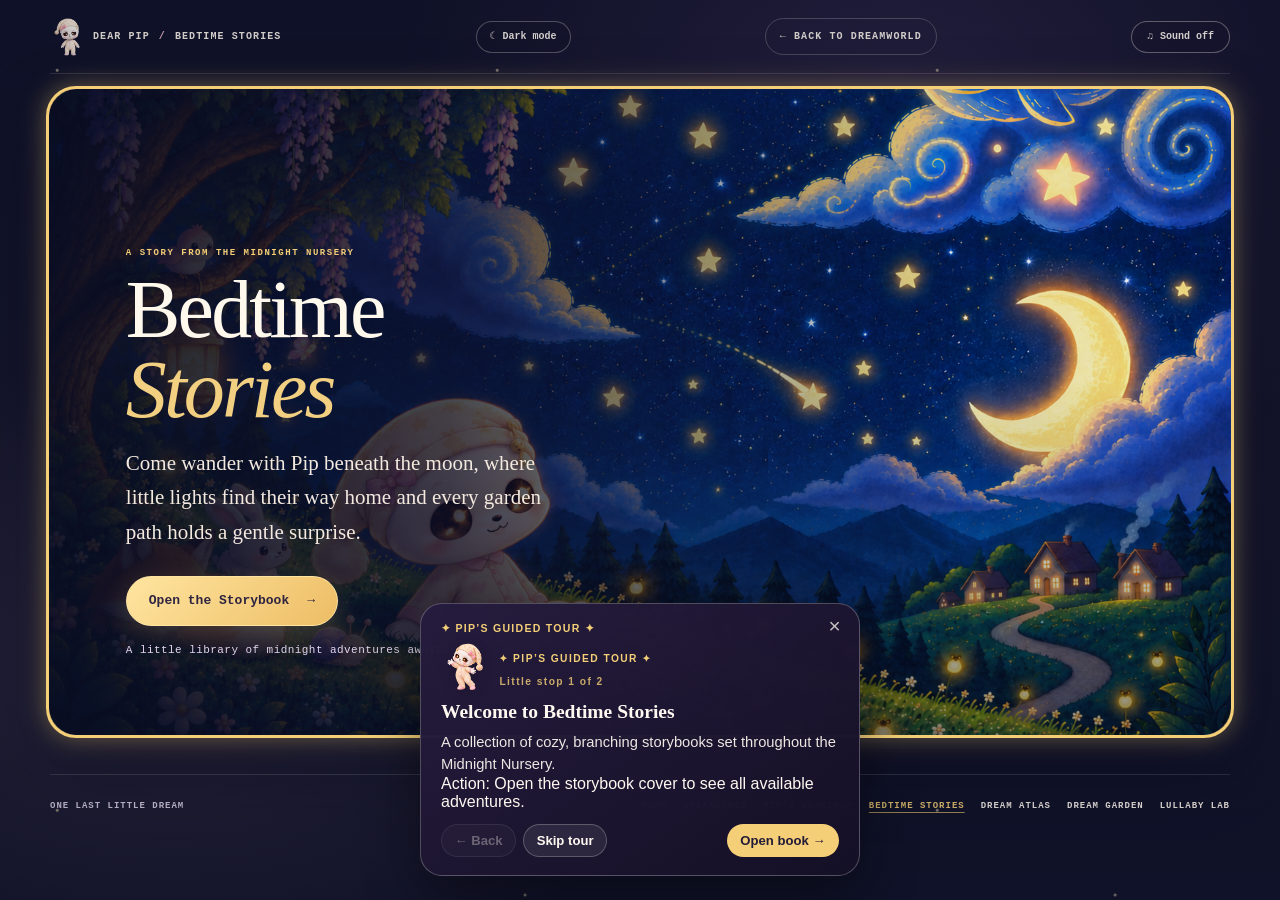
<file: frontend/bedtime-stories.html>
<!doctype html>
<html lang="en">
<head>
  <meta charset="utf-8">
  <meta name="viewport" content="width=device-width, initial-scale=1">
  <meta name="theme-color" content="#17152c">
  <meta name="description" content="Read Pip and the Missing Star, a cozy branching bedtime story.">
  <meta name="dear-pip-api-base" content="https://pips-midnight-observatory-egql.onrender.com">
  <title>Bedtime Stories — Dear Pip</title>
  <script>
    const bedtimeView = new URLSearchParams(location.search).get('view');
    document.documentElement.dataset.bedtimeView = !bedtimeView || bedtimeView === 'intro'
      ? 'intro'
      : bedtimeView === 'library' || bedtimeView === 'reader'
        ? bedtimeView
        : 'library';
  </script>
  <script src="theme.js"></script>
  <link rel="stylesheet" href="style.css">
  <script type="importmap">
    {
      "imports": {
        "three": "https://cdn.jsdelivr.net/npm/three@0.180.0/build/three.module.js"
      }
    }
  </script>
  <script src="sounds.js" defer></script>
  <script src="visitor-progress.js" defer></script>
  <script src="bedtime-stories.js" defer></script>
  <script type="module" src="bedtime-pip-3d.js"></script>
  <script src="pip-tour.js" defer></script>
</head>
<body class="bedtime-page">
  <div class="bedtime-intro-atmosphere" aria-hidden="true">
    <span class="atlas-day-atmosphere__cloud">☁</span>
    <span class="atlas-day-atmosphere__butterfly">🦋</span>
    <span class="atlas-day-atmosphere__sparkle">✧</span>
  </div>
  <a class="bedtime-skip" href="#bedtimeMain">Skip to the main content</a>

  <header class="bedtime-header">
    <a class="bedtime-brand" href="index.html" aria-label="Dear Pip home">
      <img class="brand-mascot__image" src="assets/pip.png" alt="" aria-hidden="true"> DEAR PIP <span class="bedtime-brand__divider">/</span> BEDTIME STORIES
    </a>
    <button class="mood-toggle page-theme-toggle" type="button" data-theme-toggle aria-pressed="false" aria-label="Switch to light theme"><span data-theme-icon aria-hidden="true">☾</span> <span data-theme-label>Dark mode</span></button>
    <a class="bedtime-back" href="dreamworld.html"><span aria-hidden="true">←</span> Back to Dreamworld</a>
  </header>

  <main class="bedtime-main" id="bedtimeMain" tabindex="-1">
    <section class="bedtime-cover" id="bedtimeCover" aria-labelledby="bedtimeCoverTitle" data-bedtime-view="intro">
      <div class="bedtime-cover__art" id="bedtimeCoverArt" role="img" aria-label="Pip beneath the moon in the midnight garden"></div>
      <div class="bedtime-cover__copy">
        <p class="bedtime-eyebrow">A STORY FROM THE MIDNIGHT NURSERY</p>
        <h1 id="bedtimeCoverTitle">Bedtime <em>Stories</em></h1>
        <p>Come wander with Pip beneath the moon, where little lights find their way home and every garden path holds a gentle surprise.</p>
        <button class="bedtime-open-button" id="bedtimeOpenBook" type="button">Open the Storybook <span aria-hidden="true">&rarr;</span></button>
        <p class="bedtime-cover__hint">A little library of midnight adventures awaits</p>
      </div>
    </section>

    <section class="bedtime-library" id="bedtimeLibrary" aria-labelledby="bedtimeLibraryTitle" data-bedtime-view="library" hidden>
      <div class="bedtime-library__intro">
        <p class="bedtime-eyebrow">FIND A TALE TO TUCK IN WITH</p>
        <h1 id="bedtimeLibraryTitle">Choose Your Midnight Adventure</h1>
        <p>Settle in, choose a path, and see where the light takes you.</p>
      </div>
      <nav class="bedtime-library-nav" aria-label="Library navigation">
        <button type="button" id="bedtimeLibraryIntro">&larr; Storybook introduction</button>
      </nav>
      <div class="bedtime-library__grid" id="bedtimeLibraryGrid"></div>
    </section>

    <section class="bedtime-reader-state" id="bedtimeReaderState" data-bedtime-view="reader" data-reader-state="waiting" hidden>
      <div class="bedtime-intro" id="bedtimeReadingIntro">
        <p class="bedtime-eyebrow">A STORY FROM THE MIDNIGHT NURSERY</p>
        <h1 id="bedtimeStoryTitle"></h1>
        <p id="bedtimeStoryDescription"></p>
      </div>
      <nav class="bedtime-reading-nav" id="bedtimeReadingNav" aria-label="Story navigation">
        <button type="button" id="bedtimeBackToLibrary">&larr; Story Library</button>
        <div class="bedtime-reading-nav__secondary">
          <button type="button" id="bedtimeReturnToIntro">Storybook introduction</button>
          <button type="button" id="bedtimePrevious" hidden>&larr; Previous Scene</button>
          <button type="button" id="bedtimeRestart">Restart Story <span aria-hidden="true">↻</span></button>
        </div>
      </nav>

      <div class="bedtime-layout" id="bedtimeLayout">
        <article class="bedtime-reader" id="bedtimeStory" aria-labelledby="bedtimeStoryTitle">
          <section class="bedtime-waiting-panel" id="bedtimeWaitingPanel" aria-labelledby="bedtimeWaitingTitle">
            <div class="bedtime-waiting-art" aria-hidden="true"></div>
            <p class="bedtime-eyebrow">A LITTLE STORYBOOK, READY FOR YOU</p>
            <h2 id="bedtimeWaitingTitle">Your storybook is ready…</h2>
            <p id="bedtimeWaitingCopy">Wait for Pip to arrive and tell you a story.</p>
            <p id="bedtimeArrivalCopy" role="status" aria-live="polite" hidden>Pip is here! Are you ready for your story?</p>
            <button class="bedtime-begin-story" id="bedtimeBeginStory" type="button" hidden>Begin Story</button>
          </section>
          <div class="bedtime-reading-panel" id="bedtimeReadingPanel" hidden>
          <div class="bedtime-progress">
            <span id="bedtimeProgressLabel">Story progress</span>
            <progress id="bedtimeProgress" max="100" value="0" aria-labelledby="bedtimeProgressLabel"></progress>
            <span id="bedtimeProgressCount"></span>
          </div>
          <div class="bedtime-story-scene" id="bedtimeScene" aria-live="polite" aria-atomic="true">
            <div class="bedtime-scene-art" id="bedtimeSceneArt" aria-hidden="true"></div>
            <p class="bedtime-scene-label" id="bedtimeSceneLabel"></p>
            <h2 id="bedtimeSceneTitle"></h2>
            <p class="bedtime-story-copy" id="bedtimeStoryCopy"></p>
            <div class="bedtime-choices" id="bedtimeChoices"></div>
            <div class="bedtime-reader-controls">
              <button class="bedtime-continue" id="bedtimeContinue" type="button" hidden>Continue Reading <span aria-hidden="true">&rarr;</span></button>
            </div>
            <div class="bedtime-ending-panel" id="bedtimeEndingMessage" hidden>
              <p class="bedtime-ending-message">Story complete — you and Pip found your happy ending. <span aria-hidden="true">✦</span></p>
              <p class="bedtime-ending-caption" id="bedtimeEndingCaption">You did it! Pip is so happy you came along for this adventure.</p>
              <div class="bedtime-ending-actions">
                <button class="bedtime-read-button" id="bedtimeReadAgain" type="button">Read Again</button>
                <button class="bedtime-secondary-button" id="bedtimeEndingLibrary" type="button">Return to Story Library</button>
              </div>
            </div>
          </div>
          </div>
        </article>

        <aside class="bedtime-companion" aria-label="Pip is here with you">
          <div class="bedtime-companion__halo" aria-hidden="true"></div>
          <div class="bedtime-avatar bedtime-pip-stage" id="bedtimePipStage" data-companion-state="loading">
            <canvas class="bedtime-pip-canvas" id="bedtimePipCanvas" aria-hidden="true"></canvas>
            <div class="bedtime-pip-loader" id="bedtimePipLoader" aria-hidden="true"><span>☾</span><i>✦</i></div>
            <button class="pip-hitarea" id="pipButton" type="button" aria-label="Say hello to Pip" disabled></button>
          </div>
          <p class="bedtime-companion__caption" id="bedtimeCompanionCaption" role="status" aria-live="polite">Pip is getting ready to tell you a story…</p>
          <div class="bedtime-pip-greeting" id="bedtimePipGreeting" role="status" aria-live="polite" hidden>
            <p id="bedtimePipGreetingText"></p>
          </div>
          <div class="bedtime-companion__quote" aria-hidden="true">“Every little light<br>belongs somewhere.”</div>
        </aside>
      </div>
    </section>
  </main>

  <footer class="bedtime-footer">
    <span>ONE LAST LITTLE DREAM</span>
    <nav aria-label="Explore Dear Pip">
      <a href="index.html">Home</a><a href="dreamworld.html">Dreamworld</a><a href="workshop.html">Pip's Workshop</a><a href="bedtime-stories.html" aria-current="page">Bedtime Stories</a>
      <a href="dream-atlas.html">Dream Atlas</a><a href="dream-garden.html">Dream Garden</a><a href="lullaby-lab.html">Lullaby Lab</a>
    </nav>
  </footer>
  <div class="bedtime-toast" id="bedtimeToast" role="status" aria-live="polite"></div>
</body>
</html>
</file>
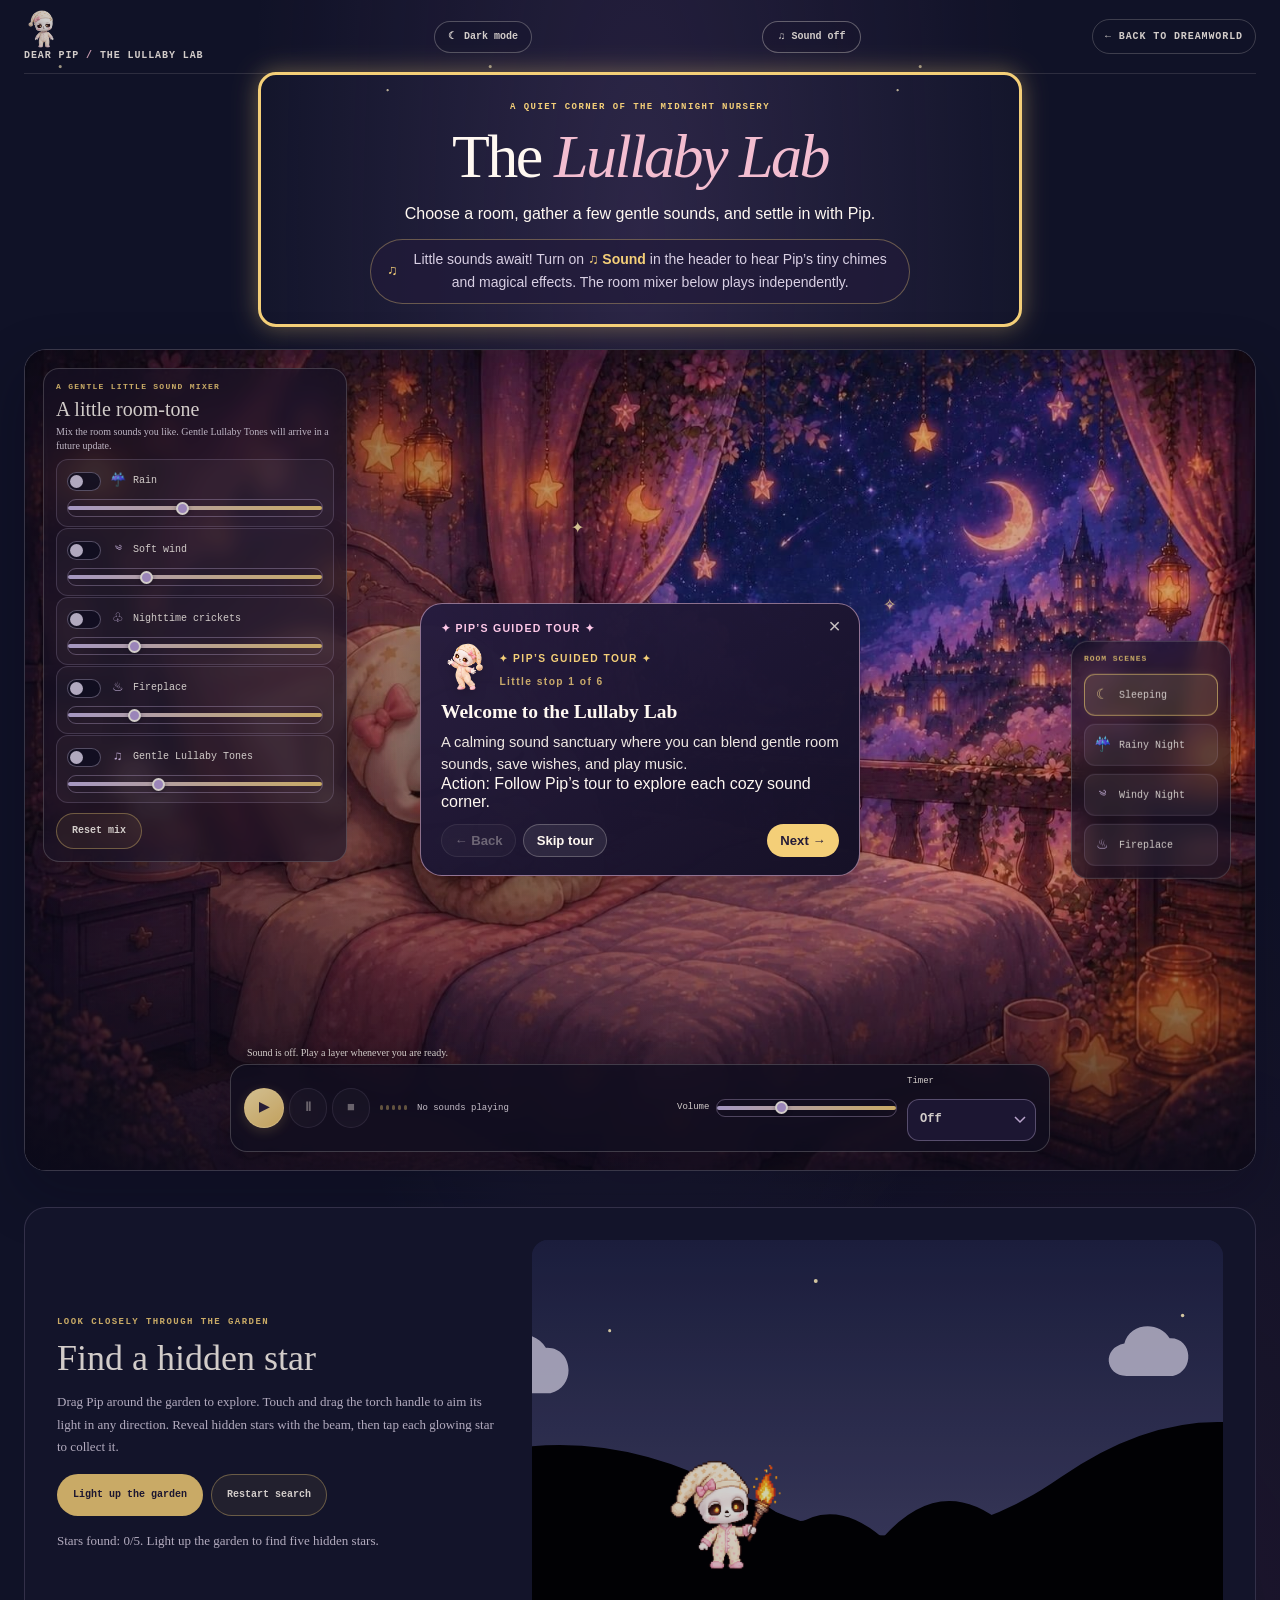
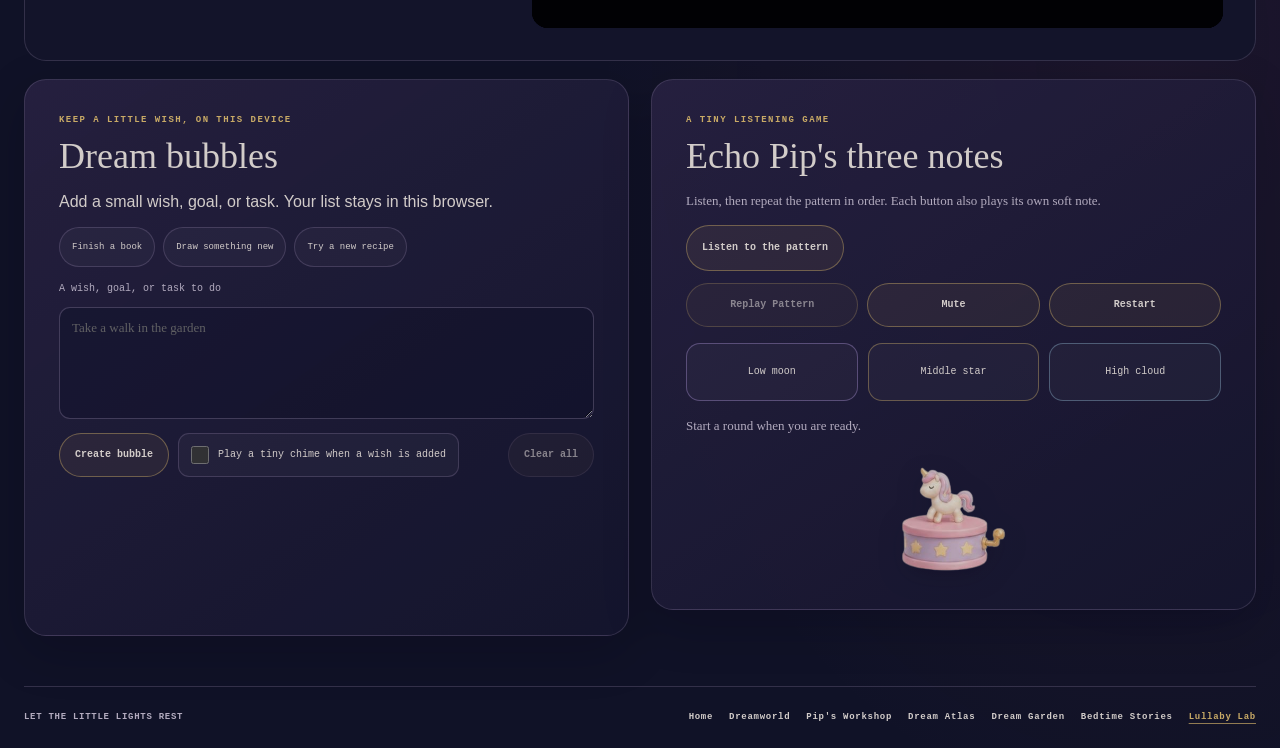
<file: frontend/lullaby-lab.html>
<!doctype html>
<html lang="en">
<head>
  <meta charset="utf-8">
  <meta name="viewport" content="width=device-width, initial-scale=1">
  <meta name="theme-color" content="#17152c">
  <meta name="description" content="Make a gentle little lullaby with Pip's procedural music-box lab.">
  <meta name="dear-pip-api-base" content="https://pips-midnight-observatory-egql.onrender.com">
  <title>The Lullaby Lab — Dear Pip</title>
  <script src="theme.js"></script>
  <link rel="stylesheet" href="style.css">
  <script src="sounds.js" defer></script>
  <script src="visitor-progress.js" defer></script>
  <script src="lullaby-lab.js" defer></script>
  <script src="pip-tour.js" defer></script>
</head>
<body class="atlas-page lullaby-page">
  <div class="garden-day-atmosphere" aria-hidden="true">
    <span class="garden-day-cloud garden-day-cloud--one"><svg viewBox="0 0 120 64"><path d="M25 51h69a18 18 0 0 0 1-36 29 29 0 0 0-54-1A19 19 0 0 0 25 51Z"/></svg></span>
    <span class="garden-day-cloud garden-day-cloud--two"><svg viewBox="0 0 120 64"><path d="M25 51h69a18 18 0 0 0 1-36 29 29 0 0 0-54-1A19 19 0 0 0 25 51Z"/></svg></span>
    <span class="garden-day-cloud garden-day-cloud--three"><svg viewBox="0 0 120 64"><path d="M25 51h69a18 18 0 0 0 1-36 29 29 0 0 0-54-1A19 19 0 0 0 25 51Z"/></svg></span>
    <span class="garden-day-butterfly garden-day-butterfly--one"><svg viewBox="0 0 64 64"><path d="M29 30C21 7 4 9 8 25c2 9 10 14 20 10-8 15 1 23 8 9l-3-13zm6 0C43 7 60 9 56 25c-2 9-10 14-20 10 8 15-1 23-8 9l3-13z"/><path d="M31 27h2v18h-2z"/></svg></span>
    <span class="garden-day-butterfly garden-day-butterfly--two"><svg viewBox="0 0 64 64"><path d="M29 30C21 7 4 9 8 25c2 9 10 14 20 10-8 15 1 23 8 9l-3-13zm6 0C43 7 60 9 56 25c-2 9-10 14-20 10 8 15-1 23-8 9l3-13z"/><path d="M31 27h2v18h-2z"/></svg></span>
    <span class="garden-day-butterfly garden-day-butterfly--three"><svg viewBox="0 0 64 64"><path d="M29 30C21 7 4 9 8 25c2 9 10 14 20 10-8 15 1 23 8 9l-3-13zm6 0C43 7 60 9 56 25c-2 9-10 14-20 10 8 15-1 23-8 9l3-13z"/><path d="M31 27h2v18h-2z"/></svg></span>
    <span class="garden-day-pollen garden-day-pollen--one">✧</span>
    <span class="garden-day-pollen garden-day-pollen--two">✦</span>
  </div>
  <a class="lullaby-skip" href="#lullabyControls">Skip to the Lullaby Lab</a>
  <header class="lullaby-header">
    <a class="lullaby-brand" href="index.html" aria-label="Dear Pip home"><img class="brand-mascot__image" src="assets/pip.png" alt="" aria-hidden="true"> DEAR PIP <span>/</span> THE LULLABY LAB</a>
    <button class="mood-toggle page-theme-toggle" type="button" data-theme-toggle aria-pressed="false" aria-label="Switch to light theme"><span data-theme-icon aria-hidden="true">☾</span> <span data-theme-label>Dark mode</span></button>
    <button class="sound-toggle" id="soundToggle" type="button" aria-pressed="false" aria-label="Turn sound effects on" title="Toggle sound effects">♫ <span data-sound-label>Sound off</span></button>
    <a class="lullaby-back" href="dreamworld.html">← Back to Dreamworld</a>
  </header>
  <main class="lullaby-main">
    <section class="lullaby-intro" aria-labelledby="lullabyTitle">
      <p class="lullaby-eyebrow">A QUIET CORNER OF THE MIDNIGHT NURSERY</p>
      <h1 id="lullabyTitle">The <em>Lullaby Lab</em></h1>
      <p>Choose a room, gather a few gentle sounds, and settle in with Pip.</p>
      <p class="lullaby-sound-hint" id="lullabySoundHint">
        <span class="lullaby-sound-hint__icon" aria-hidden="true">♫</span>
        <span>Little sounds await! Turn on <strong>♫ Sound</strong> in the header to hear Pip’s tiny chimes and magical effects. The room mixer below plays independently.</span>
      </p>
    </section>
    <section class="lullaby-stage" id="lullabyExperience" data-scene="sleeping" aria-label="Pip's bedtime ambience">
      <div class="lullaby-stage__backdrops" aria-hidden="true">
        <div class="lullaby-stage__backdrop is-active" data-scene-backdrop="sleeping"><img src="assets/lullaby-lab/images/pip_room_sleeping.jpg" alt=""></div>
        <div class="lullaby-stage__backdrop" data-scene-backdrop="rain"><img src="assets/lullaby-lab/images/pip_room_rain.png" alt=""></div>
        <div class="lullaby-stage__backdrop" data-scene-backdrop="wind"><img src="assets/lullaby-lab/images/pip_room_wind.png" alt=""></div>
        <div class="lullaby-stage__backdrop" data-scene-backdrop="fireplace"><img src="assets/lullaby-lab/images/pip_room_fireplace.png" alt=""></div>
        <div class="lullaby-stage__shade"></div>
        <div class="lullaby-stage__effects lullaby-stage__effects--rain"><i></i><i></i><i></i><i></i></div>
        <div class="lullaby-stage__effects lullaby-stage__effects--wind"><i></i><i></i><i></i></div>
        <div class="lullaby-stage__effects lullaby-stage__effects--fire"></div>
        <div class="lullaby-stage__effects lullaby-stage__effects--sleep"><i>✦</i><i>✧</i><i>✦</i></div>
      </div>

      <details class="lullaby-settings" id="lullabyControls" open>
        <summary><span aria-hidden="true">♫</span> Sound settings</summary>
        <section class="lullaby-panel" aria-labelledby="soundTitle">
          <div class="lullaby-panel__heading">
            <p class="lullaby-eyebrow">A GENTLE LITTLE SOUND MIXER</p>
            <h2 id="soundTitle">A little room-tone</h2>
            <p>Mix the room sounds you like. Gentle Lullaby Tones will arrive in a future update.</p>
          </div>
          <div class="lullaby-mixer" id="lullabyMixer">
            <div class="lullaby-mixer__layers" aria-label="Sound layers">
              <div class="lullaby-layer" data-audio-layer="rain">
                <label><input type="checkbox" data-layer-toggle="rain"><span aria-hidden="true">☔</span> Rain</label>
                <input type="range" data-layer-volume="rain" min="0" max="1" step="0.01" value="0.45" aria-label="Rain volume">
                <audio data-layer-audio preload="none" loop src="assets/lullaby-lab/audio/normalized/rain.mp3"></audio>
              </div>
              <div class="lullaby-layer" data-audio-layer="wind">
                <label><input type="checkbox" data-layer-toggle="wind"><span aria-hidden="true">༄</span> Soft wind</label>
                <input type="range" data-layer-volume="wind" min="0" max="1" step="0.01" value="0.3" aria-label="Soft wind volume">
                <audio data-layer-audio preload="none" loop src="assets/lullaby-lab/audio/normalized/soft-wind.mp3"></audio>
              </div>
              <div class="lullaby-layer" data-audio-layer="crickets">
                <label><input type="checkbox" data-layer-toggle="crickets"><span aria-hidden="true">♧</span> Nighttime crickets</label>
                <input type="range" data-layer-volume="crickets" min="0" max="1" step="0.01" value="0.25" aria-label="Nighttime crickets volume">
                <audio data-layer-audio preload="none" loop src="assets/lullaby-lab/audio/normalized/nighttime-crickets.mp3"></audio>
              </div>
              <div class="lullaby-layer" data-audio-layer="fireplace">
                <label><input type="checkbox" data-layer-toggle="fireplace"><span aria-hidden="true">♨</span> Fireplace</label>
                <input type="range" data-layer-volume="fireplace" min="0" max="1" step="0.01" value="0.25" aria-label="Fireplace volume">
                <audio data-layer-audio preload="none" loop src="assets/lullaby-lab/audio/normalized/fireplace.mp3"></audio>
              </div>
              <div class="lullaby-layer" data-audio-layer="tones">
                <label><input type="checkbox" data-layer-toggle="tones"><span aria-hidden="true">♫</span> Gentle Lullaby Tones</label>
                <input type="range" data-layer-volume="tones" min="0" max="1" step="0.01" value="0.35" aria-label="Lullaby tones volume">
                <audio data-layer-audio preload="none" loop src="assets/lullaby-lab/audio/normalized/gentle-lullaby-tones.mp3"></audio>
              </div>
            </div>
          </div>
          <button class="lullaby-button lullaby-reset" id="lullabyReset" type="button">Reset mix</button>
        </section>
      </details>

      <nav class="lullaby-scenes" aria-label="Choose a room scene">
        <p>ROOM SCENES</p>
        <button type="button" data-scene-select="sleeping" aria-pressed="true"><span aria-hidden="true">☾</span><span>Sleeping</span></button>
        <button type="button" data-scene-select="rain" aria-pressed="false"><span aria-hidden="true">☔</span><span>Rainy Night</span></button>
        <button type="button" data-scene-select="wind" aria-pressed="false"><span aria-hidden="true">༄</span><span>Windy Night</span></button>
        <button type="button" data-scene-select="fireplace" aria-pressed="false"><span aria-hidden="true">♨</span><span>Fireplace</span></button>
      </nav>

      <section class="lullaby-player" aria-label="Ambience playback controls">
        <div class="lullaby-player__transport">
          <button class="lullaby-button lullaby-button--primary" id="lullabyPlay" type="button" aria-label="Play ambience">▶</button>
          <button class="lullaby-button" id="lullabyPause" type="button" aria-label="Pause ambience" disabled>Ⅱ</button>
          <button class="lullaby-button" id="lullabyStop" type="button" aria-label="Stop ambience" disabled>■</button>
        </div>
        <div class="lullaby-player__activity" aria-hidden="true"><span></span><span></span><span></span><span></span><span></span></div>
        <p class="lullaby-player__active" id="lullabyActiveLayers">No sounds playing</p>
        <label class="lullaby-volume" for="lullabyVolume">Volume <input id="lullabyVolume" type="range" min="0" max="1" step="0.01" value="0.35" aria-label="Master volume"></label>
        <label class="lullaby-timer" for="lullabySleepTimer">Timer <select id="lullabySleepTimer"><option value="0">Off</option><option value="5">5 min</option><option value="15">15 min</option><option value="30">30 min</option><option value="60">60 min</option></select></label>
        <p class="lullaby-status" id="lullabyStatus" role="status" aria-live="polite">Sound is off. Play a layer whenever you are ready.</p>
      </section>
      <p class="lullaby-scene-status" id="lullabySceneStatus" role="status" aria-live="polite">Sleeping room selected. Audio is off.</p>
    </section>

    <section class="lullaby-nightlight" id="lullabyNightlight" aria-labelledby="nightlightTitle">
      <div class="lullaby-nightlight__content">
        <p class="lullaby-eyebrow">LOOK CLOSELY THROUGH THE GARDEN</p>
        <h2 id="nightlightTitle">Find a hidden star</h2>
        <p id="nightlightInstructions">Drag Pip around the garden to explore. Drag the torch handle to aim its light in any direction. Tap each glowing star to collect it.</p>
        <div class="lullaby-discovery-actions">
          <button class="lullaby-button lullaby-button--primary" id="lullabySearchStart" type="button">Light up the garden</button>
          <button class="lullaby-button" id="lullabyReplayDiscovery" type="button">Restart search</button>
        </div>
        <p class="lullaby-status" id="lullabyDiscoveryStatus" role="status" aria-live="polite">Pip has tucked a little star among the garden leaves.</p>
      </div>
      <div class="lullaby-garden-scene" id="lullabyGardenScene" data-mode="night" role="group" aria-label="Night garden search area. Drag Pip to explore, then drag the torch handle to aim." aria-describedby="nightlightInstructions">
        <svg class="lullaby-garden-art" viewBox="0 0 900 360" preserveAspectRatio="xMidYMid meet" aria-hidden="true" focusable="false">
          <defs><linearGradient id="lullabySky" x2="0" y2="1"><stop offset="0" stop-color="#202345"/><stop offset="1" stop-color="#49486e"/></linearGradient><linearGradient id="lullabyDaySky" x2="0" y2="1"><stop offset="0" stop-color="#a9d7f0"/><stop offset="1" stop-color="#e8f1f2"/></linearGradient></defs>
          <rect class="garden-sky" width="900" height="360" fill="url(#lullabySky)"/>
          <g class="garden-stars" fill="#fff0bf"><circle cx="100" cy="49" r="2"/><circle cx="202" cy="84" r="1.4"/><circle cx="393" cy="38" r="1.8"/><circle cx="733" cy="70" r="1.6"/><circle cx="831" cy="34" r="2"/></g>
          <g class="garden-clouds" fill="#e1dcf2" opacity=".82"><path d="M95 142c-24 0-28-31-3-36 5-22 39-26 51-6 25-1 29 36 4 42Z"/><path d="M681 126c-20 0-23-26-2-30 4-19 32-22 42-5 21-1 24 30 3 35Z"/></g>
          <path class="garden-hill garden-hill--far" d="M0 230Q160 148 318 234T620 220T900 215V360H0Z"/>
          <path class="garden-ground" d="M0 276Q168 217 324 275T650 258T900 275V360H0Z"/>
          <g class="garden-midplants"><path d="M0 308Q90 216 179 304Q242 206 311 300Q387 219 459 302Q537 208 615 299Q695 202 766 305Q835 222 900 292V360H0Z"/><path d="M88 323q-26-63 8-99q25 48 2 99m-6-31q-37-36-57-18q22 30 57 28m107 21q-7-64 31-87q12 56-22 91m501-2q-7-57 23-84q17 46-10 87"/></g>
          <g class="garden-flowers"><circle cx="146" cy="290" r="7"/><circle cx="151" cy="283" r="5"/><circle cx="141" cy="282" r="5"/><circle cx="753" cy="297" r="7"/><circle cx="758" cy="290" r="5"/><circle cx="748" cy="289" r="5"/></g>
          <g class="garden-foreground"><path d="M0 360V308q44-73 103-27 30-72 81-28 43-44 93 8 42-48 95 5 39-28 83 10 54-61 112-13 43-43 91-2 45-52 96-3 58-49 110 9v93Z"/><path d="M68 360q4-73 34-101 30 49 9 101m90 0q-5-77 29-105 27 54-6 105m488 0q-4-78 28-102 27 57-5 102m105 0q8-70 38-88 21 47-8 88"/></g>
        </svg>
        <div class="lullaby-search-veil" aria-hidden="true"></div>
        <div class="lullaby-search-beam" id="lullabySearchBeam" aria-hidden="true"></div>
        <button class="lullaby-torch-aim-handle" id="lullabyTorchAimHandle" type="button" aria-label="Drag this handle to aim Pip’s torch in any direction." aria-describedby="nightlightInstructions" hidden disabled>◎ <span>Aim</span></button>
        <button class="lullaby-hidden-target" id="lullabyHiddenTarget" data-star-index="0" type="button" aria-label="Collect hidden star 1" aria-hidden="true" tabindex="-1" disabled>★</button>
        <button class="lullaby-hidden-target" data-star-index="1" type="button" aria-label="Collect hidden star 2" aria-hidden="true" tabindex="-1" disabled>★</button>
        <button class="lullaby-hidden-target" data-star-index="2" type="button" aria-label="Collect hidden star 3" aria-hidden="true" tabindex="-1" disabled>★</button>
        <button class="lullaby-hidden-target" data-star-index="3" type="button" aria-label="Collect hidden star 4" aria-hidden="true" tabindex="-1" disabled>★</button>
        <button class="lullaby-hidden-target" data-star-index="4" type="button" aria-label="Collect hidden star 5" aria-hidden="true" tabindex="-1" disabled>★</button>
        <button class="lullaby-hidden-target lullaby-butterfly-target" id="lullabyButterflyTarget" data-butterfly-index="0" type="button" aria-label="Catch butterfly 1" aria-hidden="true" tabindex="-1" disabled>🦋</button>
        <button class="lullaby-hidden-target lullaby-butterfly-target" data-butterfly-index="1" type="button" aria-label="Catch butterfly 2" aria-hidden="true" tabindex="-1" disabled>🦋</button>
        <button class="lullaby-hidden-target lullaby-butterfly-target" data-butterfly-index="2" type="button" aria-label="Catch butterfly 3" aria-hidden="true" tabindex="-1" disabled>🦋</button>
        <img class="lullaby-pip-art lullaby-pip-art--night" data-pip-art="night" src="assets/lullaby-lab/images/pip-torch.png" alt="Pip holding a torch in the nighttime garden" draggable="false">
        <img class="lullaby-pip-art lullaby-pip-art--day" data-pip-art="day" src="assets/lullaby-lab/images/pip-butterfly-net.png.png" alt="Pip holding a butterfly net in the daytime garden" draggable="false">
      </div>
    </section>

    <section class="lullaby-lab-grid">
      <section class="lullaby-panel" aria-labelledby="bubbleTitle">
        <p class="lullaby-eyebrow">KEEP A LITTLE WISH, ON THIS DEVICE</p>
        <h2 id="bubbleTitle">Dream bubbles</h2>
        <p>Add a small wish, goal, or task. Your list stays in this browser.</p>
        <div class="lullaby-bubble-prompts" role="group" aria-label="Wish and task starters">
          <button type="button" class="lullaby-prompt" data-bubble-prompt="Finish reading a book">Finish a book</button>
          <button type="button" class="lullaby-prompt" data-bubble-prompt="Draw something new">Draw something new</button>
          <button type="button" class="lullaby-prompt" data-bubble-prompt="Try a new recipe">Try a new recipe</button>
        </div>
        <form id="dreamBubbleForm" class="lullaby-bubble-form">
          <label for="dreamBubbleInput">A wish, goal, or task to do</label>
          <textarea id="dreamBubbleInput" maxlength="180" rows="3" placeholder="Take a walk in the garden"></textarea>
          <div class="lullaby-bubble-form__actions">
            <button class="lullaby-button" id="dreamBubbleCreate" type="submit">Create bubble</button>
            <label class="lullaby-sound-option"><input type="checkbox" id="bubbleSound"> Play a tiny chime when a wish is added</label>
            <button class="lullaby-button lullaby-button--quiet" type="button" id="dreamBubbleClear">Clear all</button>
          </div>
        </form>
        <p id="dreamBubbleStatus" class="lullaby-status" role="status" aria-live="polite"></p>
        <ul id="dreamBubbleList" class="lullaby-bubble-list" aria-label="Your saved dream bubbles"></ul>
        <dialog class="lullaby-wish-dialog" id="dreamBubbleDialog" aria-labelledby="dreamBubbleDialogTitle">
          <div class="lullaby-wish-dialog__content">
            <p class="lullaby-eyebrow">A LITTLE WISH TO KEEP</p>
            <h3 id="dreamBubbleDialogTitle">Your wish</h3>
            <p class="lullaby-wish-dialog__text" id="dreamBubbleDialogText"></p>
            <form id="dreamBubbleEditForm" class="lullaby-wish-edit" hidden>
              <label for="dreamBubbleEditInput">Edit your wish</label>
              <textarea id="dreamBubbleEditInput" maxlength="180" rows="4"></textarea>
              <div class="lullaby-wish-dialog__actions">
                <button class="lullaby-button lullaby-button--primary" id="dreamBubbleEditSave" type="button">Save wish</button>
                <button class="lullaby-button" id="dreamBubbleEditCancel" type="button">Cancel edit</button>
              </div>
            </form>
            <div class="lullaby-wish-dialog__actions">
              <button class="lullaby-button" id="dreamBubbleComplete" type="button" aria-pressed="false">Mark as done</button>
              <button class="lullaby-button" id="dreamBubbleEdit" type="button">Edit</button>
              <button class="lullaby-button lullaby-button--quiet" id="dreamBubbleDelete" type="button">Delete this wish</button>
              <button class="lullaby-button" id="dreamBubbleClose" type="button" aria-label="Close wish details">Close</button>
            </div>
          </div>
        </dialog>
      </section>
      <section class="lullaby-panel lullaby-game" aria-labelledby="gameTitle">
        <p class="lullaby-eyebrow">A TINY LISTENING GAME</p>
        <h2 id="gameTitle">Echo Pip's three notes</h2>
        <p>Listen, then repeat the pattern in order. Each button also plays its own soft note.</p>
        <button class="lullaby-button" id="lullabyGameStart" type="button">Listen to the pattern</button>
        <div class="lullaby-game__controls">
          <button class="lullaby-button" id="lullabyGameReplay" type="button" disabled>Replay Pattern</button>
          <button class="lullaby-button" id="lullabyGameMute" type="button" aria-pressed="false">Mute</button>
          <button class="lullaby-button" id="lullabyGameRestart" type="button">Restart</button>
        </div>
        <div class="lullaby-game__notes" role="group" aria-label="Choose one of three notes">
          <button class="lullaby-note" type="button" data-note="0" aria-label="Play the low moon note" disabled>Low moon</button>
          <button class="lullaby-note" type="button" data-note="1" aria-label="Play the middle star note" disabled>Middle star</button>
          <button class="lullaby-note" type="button" data-note="2" aria-label="Play the high cloud note" disabled>High cloud</button>
        </div>
        <p id="lullabyGameStatus" class="lullaby-status" role="status" aria-live="polite">Start a round when you are ready.</p>
        <div class="lullaby-music-box" id="lullabyMusicBox" aria-hidden="true">
          <img src="assets/pip-Lullaby Box.png" alt="" draggable="false">
          <span class="lullaby-music-box__particles"><i>♪</i><i>♫</i><i>♪</i></span>
        </div>
      </section>
    </section>
  </main>
  <footer class="lullaby-footer">
    <span>LET THE LITTLE LIGHTS REST</span>
    <nav aria-label="Explore Dear Pip">
      <a href="index.html">Home</a><a href="dreamworld.html">Dreamworld</a><a href="workshop.html">Pip's Workshop</a>
      <a href="dream-atlas.html">Dream Atlas</a><a href="dream-garden.html">Dream Garden</a><a href="bedtime-stories.html">Bedtime Stories</a><a href="lullaby-lab.html" aria-current="page">Lullaby Lab</a>
    </nav>
  </footer>
</body>
</html>
</file>
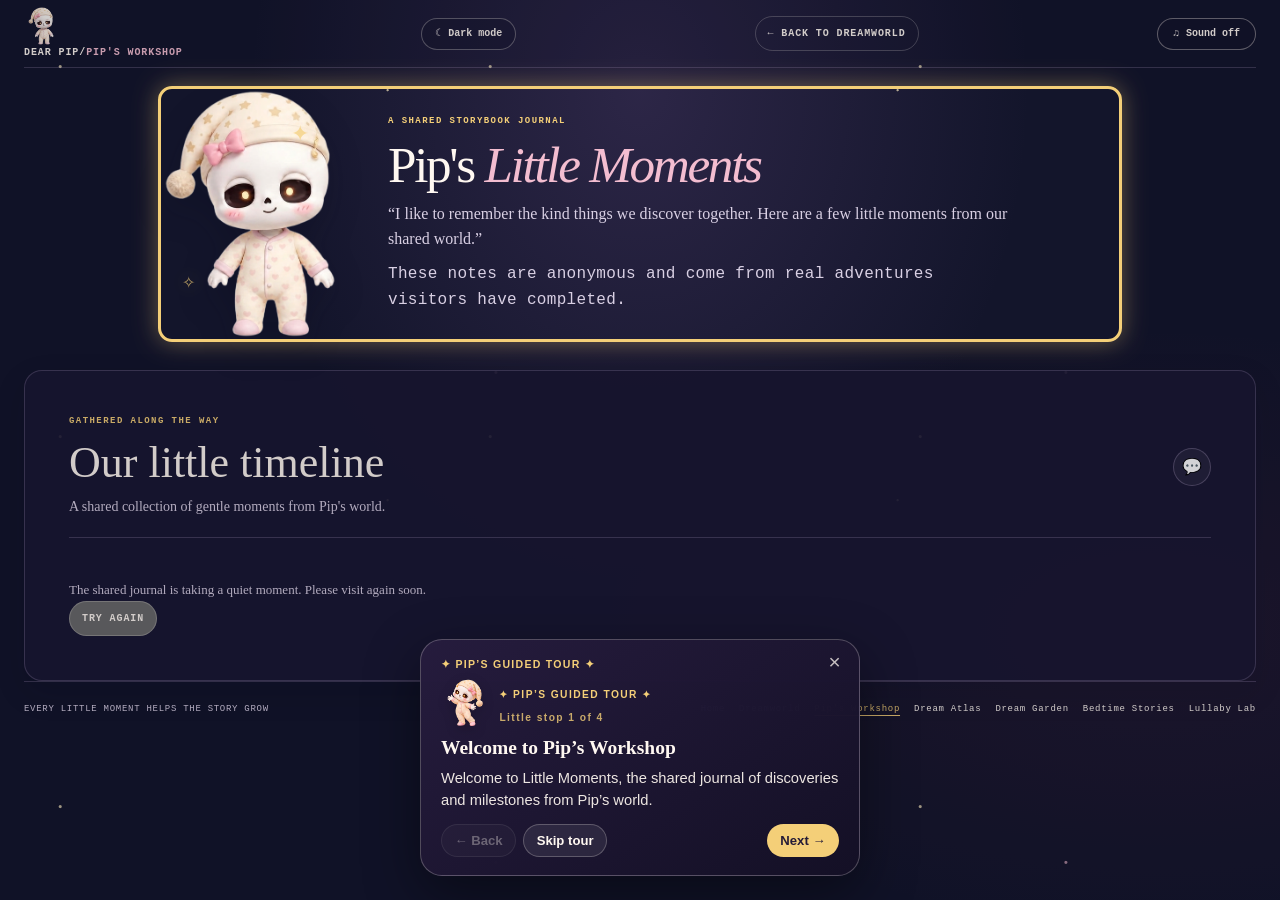
<file: frontend/workshop.html>
<!doctype html>
<html lang="en">
<head>
  <meta charset="utf-8">
  <meta name="viewport" content="width=device-width, initial-scale=1">
  <meta name="theme-color" content="#17152c">
  <meta name="description" content="Pip's Workshop is home to Pip's Little Moments, a shared storybook diary of anonymous, server-verified adventures.">
  <meta name="dear-pip-api-base" content="https://pips-midnight-observatory-egql.onrender.com">
  <title>Pip's Workshop — Pip's Little Moments | Dear Pip</title>
  <script src="theme.js"></script>
  <link rel="stylesheet" href="style.css">
  <script src="sounds.js" defer></script>
  <script src="workshop.js" defer></script>
  <script src="pip-tour.js" defer></script>
</head>
<body class="workshop-page">
  <div class="atlas-day-atmosphere" aria-hidden="true">
    <span class="atlas-day-atmosphere__cloud">☁</span>
    <span class="atlas-day-atmosphere__butterfly">🦋</span>
    <span class="atlas-day-atmosphere__sparkle">✧</span>
  </div>
  <header class="workshop-header">
    <a class="workshop-brand" href="index.html" aria-label="Dear Pip home">
      <img class="brand-mascot__image" src="assets/pip.png" alt="" aria-hidden="true">
      <span>DEAR PIP</span><span aria-hidden="true">/</span><span>PIP'S WORKSHOP</span>
    </a>
    <button class="mood-toggle page-theme-toggle" type="button" data-theme-toggle aria-pressed="false" aria-label="Switch to light theme">
      <span data-theme-icon aria-hidden="true">☾</span> <span data-theme-label>Dark mode</span>
    </button>
    <a class="workshop-back" href="dreamworld.html">← Back to Dreamworld</a>
  </header>
  <main class="workshop-main">
    <section class="workshop-intro" aria-labelledby="workshopTitle">
      <div class="workshop-intro__art">
        <img src="assets/pip.png" alt="Pip, ready to share a little moment from the garden" width="280" height="280">
        <span class="workshop-intro__sparkle workshop-intro__sparkle--one" aria-hidden="true">✦</span>
        <span class="workshop-intro__sparkle workshop-intro__sparkle--two" aria-hidden="true">✧</span>
      </div>
      <div class="workshop-intro__copy">
        <p class="workshop-eyebrow">A SHARED STORYBOOK JOURNAL</p>
        <h1 id="workshopTitle">Pip's <em>Little Moments</em></h1>
        <p>“I like to remember the kind things we discover together. Here are a few little moments from our shared world.”</p>
        <p class="workshop-intro__note">These notes are anonymous and come from real adventures visitors have completed.</p>
      </div>
    </section>
    <section class="workshop-journal" aria-labelledby="journalTitle" aria-describedby="journalDescription">
      <div class="workshop-journal__heading">
        <div>
          <p class="workshop-eyebrow">GATHERED ALONG THE WAY</p>
          <h2 id="journalTitle">Our little timeline</h2>
          <p id="journalDescription">A shared collection of gentle moments from Pip's world.</p>
        </div>
        <a class="workshop-journal__shortcut" href="dream-garden.html#gardenPrivateDreamTitle" aria-label="Leave a dream for Pip">
          <span class="workshop-journal__shortcut-icon" aria-hidden="true">💬</span>
        </a>
      </div>
      <p class="workshop-journal__preview-notice" id="journalPreviewNotice" role="note" hidden>
        Development preview: sample entries for layout testing only. These are not real shared-journal memories.
      </p>
      <p class="workshop-journal__status" id="journalStatus" role="status" aria-live="polite">Opening Pip's journal…</p>
      <ol class="workshop-timeline" id="journalEntries" aria-label="Pip's public journal entries" aria-live="polite"></ol>
      <div class="workshop-empty" id="journalEmpty" hidden>
        <span aria-hidden="true">☾</span>
        <h3>Our first little moment is still to come</h3>
        <p>When someone completes a real adventure with Pip, a small anonymous note will find its place here.</p>
      </div>
      <p class="workshop-journal__fallback" id="journalFallback" hidden>
        The shared journal is taking a quiet moment. Please visit again soon.
      </p>
      <p class="workshop-journal__local" id="journalLocalUnavailable" hidden>
        The local preview cannot reach Pip's journal service. Start the Flask API from the backend folder, then try again.
      </p>
      <button class="workshop-back workshop-journal__retry" id="journalRetry" type="button" hidden>Try again</button>
    </section>
    <dialog class="workshop-detail" id="journalDetail" aria-labelledby="journalDetailTitle" aria-describedby="journalDetailDescription">
      <article class="workshop-detail__page">
        <button class="workshop-detail__close" id="journalDetailClose" type="button" aria-label="Close journal detail">Close <span aria-hidden="true">×</span></button>
        <img class="workshop-detail__illustration" id="journalDetailImage" alt="" hidden>
        <div class="workshop-detail__copy">
          <p class="workshop-eyebrow" id="journalDetailCategory"></p>
          <h2 id="journalDetailTitle" tabindex="-1"></h2>
          <time class="workshop-detail__date" id="journalDetailTime"></time>
          <p class="workshop-detail__description" id="journalDetailDescription"></p>
          <p class="workshop-detail__outcome" id="journalDetailOutcome"></p>
        </div>
      </article>
    </dialog>
  </main>
  <footer class="workshop-footer">
    <span>EVERY LITTLE MOMENT HELPS THE STORY GROW</span>
    <nav aria-label="Explore Dear Pip">
      <a href="index.html">Home</a><a href="dreamworld.html">Dreamworld</a><a href="workshop.html" aria-current="page">Pip's Workshop</a><a href="dream-atlas.html">Dream Atlas</a>
      <a href="dream-garden.html">Dream Garden</a><a href="bedtime-stories.html">Bedtime Stories</a><a href="lullaby-lab.html">Lullaby Lab</a>
    </nav>
  </footer>
</body>
</html>
</file>
<file: frontend/style.css>
/* =========================================================
   DEAR PIP — MIDNIGHT NURSERY
   Full stylesheet | Video background + interactive layers
   ========================================================= */

/* 1. Design tokens and reset */
:root {
  color-scheme: dark;
  --night: #17152c;
  --night-soft: #211a39;
  --cream: #fff8f1;
  --pink: #f3bdd0;
  --pink-deep: #a34063;
  --gold: #f4cf78;
  --lavender: #c9b8e8;
  --muted: #d9d0e4;
  --line: rgba(255, 248, 241, 0.24);
  --glass: rgba(23, 18, 43, 0.76);
  --serif: Georgia, "Times New Roman", serif;
  --sans: Inter, "Segoe UI", Arial, sans-serif;
  --mono: "Courier New", monospace;
}

* {
  box-sizing: border-box;
}

html {
  min-height: 100%;
  background: var(--night);
  scroll-behavior: smooth;
}

body {
  min-width: 320px;
  min-height: 100%;
  margin: 0;
  font-family: var(--sans);
  color: var(--cream);
  background: var(--night);
}

button,
a {
  -webkit-tap-highlight-color: transparent;
}

button {
  font: inherit;
}

button:focus-visible,
a:focus-visible {
  outline: 2px solid var(--gold);
  outline-offset: 5px;
}

button:disabled {
  cursor: default;
}

/* 2. Main scene */
.scene {
  position: relative;
  isolation: isolate;
  display: flex;
  flex-direction: column;
  width: 100%;
  min-height: 100svh;
  overflow: hidden;
  background: var(--night);
}

/* The video is ONLY scenery.
   It never sits above Pip, the text, or the buttons. */
.scene__video {
  position: absolute;
  z-index: -3;
  inset: 0;
  display: block;
  width: 100%;
  height: 100%;
  object-fit: cover;
  object-position: center;
  pointer-events: none;
  background: var(--night);
}

/* Darken the scenery so the words remain readable. */
.scene__veil {
  position: absolute;
  z-index: -2;
  inset: 0;
  pointer-events: none;
  background:
    linear-gradient(
      90deg,
      rgba(20, 16, 38, 0.65) 0%,
      rgba(20, 16, 38, 0.35) 48%,
      rgba(20, 16, 38, 0.15) 100%
    ),
    linear-gradient(
      180deg,
      rgba(19, 15, 35, 0.2) 0%,
      transparent 45%,
      rgba(19, 15, 35, 0.45) 100%
    );
}

.grain {
  position: absolute;
  z-index: 5;
  inset: 0;
  pointer-events: none;
  opacity: 0.12;
  background-image: url("data:image/svg+xml,%3Csvg viewBox='0 0 180 180' xmlns='http://www.w3.org/2000/svg'%3E%3Cfilter id='n'%3E%3CfeTurbulence type='fractalNoise' baseFrequency='.85' numOctaves='3' stitchTiles='stitch'/%3E%3C/filter%3E%3Crect width='100%25' height='100%25' filter='url(%23n)' opacity='.2'/%3E%3C/svg%3E");
}

/* 3. Top navigation */
.topbar {
  position: relative;
  z-index: 10;
  display: flex;
  flex: 0 0 auto;
  align-items: center;
  justify-content: space-between;
  min-height: 76px;
  padding: 0 clamp(22px, 5.2vw, 76px);
  border-bottom: 1px solid var(--line);
}



/* ===== MIDNIGHT NURSERY: POLISHED PIP LOGO ===== */

.wordmark {
  display: inline-flex;
  align-items: center;
  gap: 18px;
  min-width: 0;
  color: var(--cream);
  font: 700 11px/1 var(--mono);
  letter-spacing: 0.16em;
  text-transform: uppercase;
  text-decoration: none;
}

/* Large, clean mascot — no circle, border, or button background */
.brand-mascot {
  position: relative;
  display: grid;
  flex: 0 0 88px;
  place-items: center;
  width: 88px;
  height: 88px;
  min-width: 88px;
  padding: 0;
  overflow: visible;
  border: 0;
  border-radius: 0;
  outline: none;
  background: transparent;
  box-shadow: none;
  appearance: none;
  -webkit-appearance: none;
  cursor: pointer;
  transition: transform 200ms ease;
}

.brand-mascot:hover {
  border: 0;
  box-shadow: none;
  background: transparent;
  transform: scale(1.08);
}

.brand-mascot:active {
  transform: scale(0.98);
}

.brand-mascot:focus-visible {
  outline: 2px dashed var(--gold);
  outline-offset: 3px;
}

/* Let Pip fill the logo area */
.brand-mascot__canvas {
  display: block;
  width: 100%;
  height: 100%;
  max-width: none;
  max-height: none;
  border: 0;
  outline: none;
  background: transparent;
}

/* Fallback if Rive cannot load */
.brand-mascot__fallback {
  position: absolute;
  inset: 0;
  display: grid;
  place-items: center;
  color: var(--pink);
  font: 700 32px/1 var(--serif);
  pointer-events: none;
}

.brand-mascot:not(.is-unavailable) .brand-mascot__fallback {
  display: none;
}

/* Only the title navigates */
.wordmark__title {
  display: inline-block;
  color: var(--pink);
  font: inherit;
  letter-spacing: inherit;
  text-decoration: none;
  white-space: nowrap;
  transition: color 200ms ease;
}

.wordmark__title:hover {
  color: var(--cream);
  text-decoration: underline;
  text-decoration-color: var(--pink);
  text-underline-offset: 6px;
}

@media (max-width: 650px) {
  .wordmark {
    gap: 10px;
    font-size: 9px;
    letter-spacing: 0.06em;
  }

  .brand-mascot {
    flex-basis: 64px;
    width: 64px;
    height: 64px;
    min-width: 64px;
  }

  .wordmark__title {
    white-space: normal;
  }
}



.wordmark__star {
  color: var(--gold);
  font-size: 25px;
  line-height: 1;
}

.topbar__right {
  display: flex;
  align-items: center;
  gap: clamp(14px, 2.3vw, 34px);
}

.status {
  display: inline-flex;
  align-items: center;
  gap: 9px;
  color: var(--muted);
  font: 700 10px/1.4 var(--mono);
  letter-spacing: 0.1em;
}

.status > span {
  width: 7px;
  height: 7px;
  border-radius: 50%;
  background: #a8edc3;
  box-shadow: 0 0 12px rgba(168, 237, 195, 0.65);
  animation: statusPulse 2s ease-in-out infinite;
}

.sound-toggle {
  display: inline-flex;
  align-items: center;
  gap: 7px;
  padding: 10px 15px;
  border: 1px solid rgba(255, 248, 241, 0.4);
  border-radius: 30px;
  color: var(--cream);
  background: rgba(23, 21, 44, 0.22);
  font: 700 10px/1 var(--mono);
  cursor: pointer;
  transition:
    background 180ms ease,
    border-color 180ms ease,
    transform 180ms ease;
}

.sound-toggle:hover {
  border-color: var(--pink);
  background: rgba(243, 189, 208, 0.13);
  transform: translateY(-1px);
}

/* 4. Hero layout */
.hero {
  position: relative;
  z-index: 2;
  display: grid;
  flex: 1 0 auto;
  grid-template-columns: minmax(0, 1fr) minmax(0, 1.05fr);
  align-items: center;
  width: 100%;
  min-height: 500px;
  padding: 38px clamp(24px, 10.2vw, 150px) 44px;
}

.hero__copy {
  position: relative;
  z-index: 4;
  width: 100%;
  max-width: 580px;
  animation: copyArrive 850ms 100ms both;
}

.eyebrow {
  display: flex;
  align-items: center;
  gap: 13px;
  margin: 0 0 26px;
  color: var(--gold);
  font: 700 10px/1.5 var(--mono);
  letter-spacing: 0.16em;
  text-transform: uppercase;
}

.eyebrow__line {
  display: inline-block;
  width: 24px;
  height: 1px;
  background: var(--gold);
}

.hero h1 {
  margin: 0 0 22px;
  color: var(--cream);
  font: 400 clamp(54px, 6.2vw, 100px)/0.99 var(--serif);
  letter-spacing: -0.065em;
  text-wrap: balance;
}

.hero h1 em {
  color: var(--pink);
  font-weight: 400;
}

.hero__intro {
  margin: 0;
  color: #f0e8f4;
  font-size: clamp(14px, 1.25vw, 17px);
  font-weight: 500;
  line-height: 1.95;
}

.primary-cta {
  display: flex;
  align-items: center;
  justify-content: space-between;
  gap: 28px;
  min-width: 190px;
  min-height: 54px;
  margin-top: 30px;
  padding: 0 22px;
  border: 1px solid transparent;
  color: #38243b;
  background: var(--pink);
  font-size: 12px;
  font-weight: 750;
  text-align: left;
  cursor: pointer;
  transition:
    background 200ms ease,
    color 200ms ease,
    transform 200ms ease,
    box-shadow 200ms ease;
}

.primary-cta > span {
  font-size: 17px;
  transition: transform 200ms ease;
}

.primary-cta:hover {
  color: var(--night);
  background: #ffd6e4;
  box-shadow: 0 8px 30px rgba(243, 189, 208, 0.2);
  transform: translateY(-2px);
}

.primary-cta:hover > span {
  transform: translate(3px, -3px);
}

.primary-cta:active {
  transform: translateY(0);
}

.microcopy {
  display: flex;
  align-items: center;
  gap: 12px;
  margin: 28px 0 0;
  color: #d7c9e2;
  font: 700 10px/1.7 var(--mono);
  letter-spacing: 0.035em;
}

.microcopy > span {
  color: var(--gold);
  font-size: 17px;
  animation: tinyTwinkle 2.2s ease-in-out infinite;
}

/* 5. Pip's independent image layer */
.pip-stage {
  position: relative;
  z-index: 3;
  align-self: stretch;
  display: flex;
  align-items: center;
  justify-content: center;
  min-width: 0;
  min-height: 390px;
  margin: -8px -4% -18px 0;
  isolation: isolate;
}

.pip-aura {
  position: absolute;
  z-index: -2;
  top: 50%;
  left: 50%;
  width: min(92%, 500px);
  aspect-ratio: 1;
  border-radius: 50%;
  background: radial-gradient(
    circle,
    rgba(211, 165, 227, 0.2) 0%,
    rgba(151, 118, 193, 0.1) 38%,
    transparent 72%
  );
  transform: translate(-50%, -48%);
  animation: auraBreathe 5s ease-in-out infinite;
}

.pip {
  position: relative;
  z-index: 2;
  display: block;
  width: min(100%, 520px);
  max-height: 76svh;
  height: auto;
  object-fit: contain;
  object-position: center bottom;
  user-select: none;
  pointer-events: none;
  filter: drop-shadow(0 20px 32px rgba(13, 9, 29, 0.24));
  transform-origin: 50% 85%;
  animation: pipArrive 900ms 180ms both, pipFloat 4.6s 1s ease-in-out infinite;
}

/* The button creates a click target over Pip without
   putting an opaque rectangle over the character. */
.pip-hitarea {
  position: absolute;
  z-index: 4;
  inset: 0;
  width: 100%;
  height: 100%;
  padding: 0;
  border: 0;
  border-radius: 48%;
  background: transparent;
  cursor: pointer;
}

.pip-hitarea:focus-visible {
  outline: 2px dashed var(--gold);
  outline-offset: -5px;
}

.pip-caption {
  position: absolute;
  z-index: 5;
  right: 7%;
  bottom: 6%;
  display: flex;
  align-items: center;
  gap: 13px;
  color: #f0e5f4;
  font: 700 10px/1.5 var(--mono);
  letter-spacing: 0.17em;
  pointer-events: none;
}

.pip-caption > span {
  color: var(--gold);
}

/* Orbit decorations */
.orbit {
  position: absolute;
  z-index: 0;
  top: 48%;
  left: 50%;
  width: 95%;
  height: 48%;
  border: 1px solid rgba(242, 223, 255, 0.15);
  border-radius: 50%;
  pointer-events: none;
}

.orbit--one {
  transform: translate(-50%, -50%) rotate(-21deg);
}

.orbit--two {
  width: 85%;
  height: 66%;
  border-color: rgba(242, 223, 255, 0.09);
  transform: translate(-50%, -50%) rotate(34deg);
}

/* Pip wiggle activated by JavaScript */
.pip-stage.is-wiggling .pip-character {
  animation: pipWiggle 650ms ease-in-out;
}

/* 6. Side notes */
.side-note {
  position: absolute;
  z-index: 4;
  display: flex;
  color: #ded2e9;
  font: 700 9px/1.8 var(--mono);
  letter-spacing: 0.1em;
  pointer-events: none;
}

.side-note--left {
  top: 39%;
  left: clamp(14px, 4vw, 58px);
  align-items: center;
  gap: 12px;
  writing-mode: vertical-rl;
  transform: rotate(180deg);
}

.side-note__rule {
  display: inline-block;
  width: 1px;
  height: 70px;
  background: rgba(255, 248, 241, 0.4);
}

.side-note--right {
  top: 41%;
  right: clamp(22px, 4vw, 58px);
  flex-direction: column;
  gap: 14px;
  text-align: right;
}

.side-note--right > span {
  font-size: 9px;
}

.side-note--right strong {
  color: var(--cream);
  font: 700 16px/1.45 var(--serif);
  letter-spacing: -0.02em;
}

/* 7. Collectible stars */
.star-field {
  position: absolute;
  z-index: 6;
  inset: 76px 0 70px;
  overflow: hidden;
  pointer-events: none;
}

.star {
  position: absolute;
  display: grid;
  place-items: center;
  width: 38px;
  height: 38px;
  padding: 0;
  border: 0;
  color: var(--gold);
  background: transparent;
  font-size: 24px;
  line-height: 1;
  text-shadow: 0 0 15px rgba(244, 207, 120, 0.5);
  cursor: pointer;
  pointer-events: auto;
  animation:
    starDrift var(--duration, 3.5s) ease-in-out var(--delay, 0s) infinite,
    starTwinkle 2.4s ease-in-out var(--delay, 0s) infinite;
  transition:
    opacity 250ms ease,
    filter 250ms ease;
}

.star:nth-child(1) {
  top: 14%;
  left: 47%;
}

.star:nth-child(2) {
  top: 30%;
  left: 76%;
}

.star:nth-child(3) {
  top: 64%;
  left: 39%;
}

.star:nth-child(4) {
  top: 72%;
  left: 84%;
}

.star:nth-child(5) {
  top: 47%;
  left: 60%;
}

.star:hover {
  filter: brightness(1.4) drop-shadow(0 0 9px var(--gold));
}

.star.collected {
  pointer-events: none;
  animation: starCollect 760ms cubic-bezier(0.2, 0.75, 0.3, 1) forwards;
}

/* 8. Bottom collection bar */
.bottom-bar {
  position: relative;
  z-index: 10;
  display: grid;
  flex: 0 0 auto;
  grid-template-columns: 1fr 1fr 1fr;
  align-items: center;
  gap: 18px;
  min-height: 70px;
  padding: 14px clamp(22px, 5.2vw, 76px);
  border-top: 1px solid var(--line);
  background: rgba(25, 19, 43, 0.62);
  backdrop-filter: blur(14px);
  -webkit-backdrop-filter: blur(14px);
}

.collection {
  display: flex;
  align-items: center;
  gap: 9px;
  color: #e5d9ed;
  font: 700 10px/1.5 var(--mono);
  letter-spacing: 0.09em;
  white-space: nowrap;
}

.collection__icon {
  margin-right: 2px;
  color: var(--gold);
  font-size: 19px;
}

.collection strong {
  color: var(--cream);
}

.collection__slash {
  margin-left: -6px;
  color: #bbaecb;
}

.bottom-hint {
  color: #c9bbd9;
  font: 700 9px/1.6 var(--mono);
  letter-spacing: 0.12em;
  text-align: center;
}

.bottom-hint > span {
  margin-left: 9px;
  color: var(--gold);
}

.journal-button {
  justify-self: end;
  padding: 8px 0 8px 12px;
  border: 0;
  color: var(--cream);
  background: transparent;
  font: 700 10px/1.5 var(--mono);
  cursor: pointer;
  transition: color 180ms ease;
}

.journal-button > span {
  margin-left: 8px;
  color: var(--gold);
}

.journal-button:hover {
  color: var(--pink);
}

/* 9. Discovery popup */
.discovery {
  position: absolute;
  z-index: 20;
  top: 50%;
  left: 50%;
  width: min(440px, calc(100% - 36px));
  padding: clamp(28px, 4vw, 44px);
  border: 1px solid rgba(255, 248, 241, 0.24);
  background: rgba(26, 20, 45, 0.96);
  box-shadow: 0 24px 100px rgba(0, 0, 0, 0.35);
  opacity: 0;
  visibility: hidden;
  pointer-events: none;
  transform: translate(-50%, -46%) scale(0.97);
  transition:
    opacity 250ms ease,
    transform 250ms ease,
    visibility 250ms ease;
  backdrop-filter: blur(20px);
  -webkit-backdrop-filter: blur(20px);
}

.discovery.is-open {
  opacity: 1;
  visibility: visible;
  pointer-events: auto;
  transform: translate(-50%, -50%) scale(1);
}

.discovery__close,
.journal__close {
  position: absolute;
  top: 12px;
  right: 15px;
  display: grid;
  place-items: center;
  width: 36px;
  height: 36px;
  padding: 0;
  border: 1px solid rgba(255, 248, 241, 0.22);
  border-radius: 50%;
  color: var(--cream);
  background: transparent;
  font-size: 23px;
  cursor: pointer;
  transition:
    color 180ms ease,
    border-color 180ms ease,
    background 180ms ease;
}

.discovery__close:hover,
.journal__close:hover {
  border-color: var(--pink);
  color: var(--pink);
  background: rgba(243, 189, 208, 0.08);
}

.discovery .eyebrow {
  margin: 0 30px 18px 0;
}

.discovery h2,
.journal h2 {
  margin: 0 0 16px;
  color: var(--cream);
  font: 400 clamp(30px, 4vw, 43px)/1.1 var(--serif);
  letter-spacing: -0.04em;
}

.discovery > p:not(.eyebrow) {
  color: var(--muted);
  font-size: 14px;
  line-height: 1.8;
}

.discovery__next {
  display: inline-flex;
  align-items: center;
  gap: 18px;
  margin-top: 16px;
  padding: 12px 0;
  border: 0;
  color: var(--pink);
  background: transparent;
  font-size: 12px;
  font-weight: 750;
  cursor: pointer;
}

.discovery__next span {
  font-size: 19px;
  transition: transform 180ms ease;
}

.discovery__next:hover span {
  transform: translateX(4px);
}

/* 10. Journal overlay */
.journal {
  position: absolute;
  z-index: 30;
  inset: 0;
  display: flex;
  flex-direction: column;
  justify-content: center;
  overflow-y: auto;
  padding: clamp(32px, 6vw, 80px) clamp(22px, 8vw, 110px);
  background: rgba(23, 18, 42, 0.97);
  opacity: 0;
  visibility: hidden;
  pointer-events: none;
  transform: translateY(14px);
  transition:
    opacity 280ms ease,
    transform 280ms ease,
    visibility 280ms ease;
  backdrop-filter: blur(20px);
  -webkit-backdrop-filter: blur(20px);
}

.journal.is-open {
  opacity: 1;
  visibility: visible;
  pointer-events: auto;
  transform: translateY(0);
}

.journal__close {
  position: fixed;
  top: 24px;
  right: 28px;
}

.journal > .eyebrow {
  margin-bottom: 18px;
}

.journal h2 {
  max-width: 650px;
  font-size: clamp(36px, 5vw, 62px);
}

.journal__intro {
  max-width: 560px;
  margin: 0 0 34px;
  color: var(--muted);
  font-size: 14px;
  line-height: 1.8;
}

.journal__grid {
  display: grid;
  grid-template-columns: repeat(3, minmax(0, 1fr));
  gap: 16px;
}

.journal-card {
  position: relative;
  min-height: 205px;
  padding: 25px 22px;
  border: 1px solid rgba(255, 248, 241, 0.17);
  background: rgba(255, 248, 241, 0.035);
  transition:
    background 200ms ease,
    border-color 200ms ease,
    transform 200ms ease;
}

.journal-card:hover {
  border-color: rgba(243, 189, 208, 0.5);
  background: rgba(243, 189, 208, 0.06);
  transform: translateY(-4px);
}

.journal-card__icon {
  display: block;
  margin-bottom: 24px;
  color: var(--gold);
  font: 32px/1 var(--serif);
}

.journal-card > p {
  margin: 0 0 10px;
  color: var(--gold);
  font: 700 9px/1.5 var(--mono);
  letter-spacing: 0.1em;
}

.journal-card h3 {
  margin: 0 0 10px;
  color: var(--cream);
  font: 400 25px/1.15 var(--serif);
}

.journal-card > span:last-child {
  color: var(--muted);
  font-size: 12px;
  line-height: 1.7;
}

.journal__footnote {
  margin: 26px 0 0;
  color: #b7a9c9;
  font: 11px/1.7 var(--mono);
}

/* 11. Toast notification */
.toast {
  position: absolute;
  z-index: 50;
  bottom: 88px;
  left: 50%;
  width: max-content;
  max-width: calc(100% - 36px);
  padding: 13px 20px;
  border: 1px solid rgba(255, 248, 241, 0.2);
  color: var(--cream);
  background: rgba(26, 20, 45, 0.96);
  box-shadow: 0 12px 40px rgba(0, 0, 0, 0.22);
  font-size: 12px;
  line-height: 1.5;
  text-align: center;
  opacity: 0;
  visibility: hidden;
  transform: translate(-50%, 10px);
  transition:
    opacity 220ms ease,
    transform 220ms ease,
    visibility 220ms ease;
  pointer-events: none;
  backdrop-filter: blur(14px);
  -webkit-backdrop-filter: blur(14px);
}

.toast.is-visible {
  opacity: 1;
  visibility: visible;
  transform: translate(-50%, 0);
}

/* 12. Animations */
@keyframes statusPulse {
  0%, 100% {
    opacity: 1;
    box-shadow: 0 0 12px rgba(168, 237, 195, 0.55);
  }
  50% {
    opacity: 0.55;
    box-shadow: 0 0 4px rgba(168, 237, 195, 0.2);
  }
}

@keyframes tinyTwinkle {
  0%, 100% {
    opacity: 0.65;
    transform: scale(0.9);
  }
  50% {
    opacity: 1;
    transform: scale(1.12);
  }
}

@keyframes copyArrive {
  from {
    opacity: 0;
    transform: translateY(18px);
  }
  to {
    opacity: 1;
    transform: translateY(0);
  }
}

@keyframes pipArrive {
  from {
    opacity: 0;
    transform: translateY(20px) scale(0.97);
  }
  to {
    opacity: 1;
    transform: translateY(0) scale(1);
  }
}

@keyframes pipFloat {
  0%, 100% {
    translate: 0 0;
  }
  50% {
    translate: 0 -8px;
  }
}

@keyframes pipWiggle {
  0%, 100% {
    transform: rotate(0) scale(1);
  }
  15% {
    transform: rotate(-5deg) scale(1.025);
  }
  32% {
    transform: rotate(5deg) scale(1.035);
  }
  50% {
    transform: rotate(-4deg) scale(1.02);
  }
  68% {
    transform: rotate(3deg) scale(1.015);
  }
  84% {
    transform: rotate(-1deg) scale(1.005);
  }
}

@keyframes auraBreathe {
  0%, 100% {
    opacity: 0.65;
    scale: 0.96;
  }
  50% {
    opacity: 1;
    scale: 1.04;
  }
}

@keyframes starDrift {
  0%, 100% {
    translate: 0 0;
  }
  50% {
    translate: 0 -12px;
  }
}

@keyframes starTwinkle {
  0%, 100% {
    opacity: 0.7;
  }
  50% {
    opacity: 1;
  }
}

@keyframes starCollect {
  to {
    opacity: 0;
    scale: 0.15;
    translate: var(--dx, 0) var(--dy, 0);
    rotate: 160deg;
  }
}

/* 13. Laptop screens and shorter viewports */
@media (min-width: 1100px) and (min-height: 650px) {
  .scene {
    height: 100svh;
    min-height: 650px;
  }

  .hero {
    min-height: 0;
  }

  .pip {
    width: min(100%, 520px);
    max-height: 72svh;
  }
}

@media (max-height: 760px) and (min-width: 761px) {
  .topbar {
    min-height: 62px;
  }

  .hero {
    min-height: 420px;
    padding-top: 24px;
    padding-bottom: 26px;
  }

  .hero h1 {
    font-size: clamp(52px, 5.7vw, 76px);
  }

  .hero__copy .eyebrow {
    margin-bottom: 18px;
  }

  .hero__intro {
    line-height: 1.7;
  }

  .primary-cta {
    min-height: 48px;
    margin-top: 22px;
  }

  .microcopy {
    margin-top: 18px;
  }

  .pip-stage {
    min-height: 330px;
  }

  .pip {
    max-height: 67svh;
  }

  .bottom-bar {
    min-height: 60px;
  }
}

/* 14. Tablets */
@media (max-width: 900px) {
  .hero {
    grid-template-columns: minmax(0, 1fr) minmax(0, 0.9fr);
    padding-right: 7vw;
    padding-left: 8vw;
  }

  .hero h1 {
    font-size: clamp(48px, 7vw, 72px);
  }

  .pip-stage {
    margin-right: -8%;
  }

  .pip {
    width: 112%;
    max-width: none;
  }

  .side-note--left {
    left: 14px;
  }

  .side-note--right {
    right: 16px;
  }

  .bottom-bar {
    grid-template-columns: 1fr auto 1fr;
    gap: 12px;
    padding-right: 22px;
    padding-left: 22px;
  }

  .bottom-hint {
    font-size: 8px;
    letter-spacing: 0.04em;
  }
}

/* 15. Mobile layout */
@media (max-width: 650px) {
  .scene {
    min-height: 100svh;
  }

  .scene__video {
    object-position: center;
  }

  .scene__veil {
    background:
      linear-gradient(
        180deg,
        rgba(20, 16, 38, 0.45),
        rgba(20, 16, 38, 0.18) 45%,
        rgba(20, 16, 38, 0.72)
      );
  }

  .topbar {
    min-height: 64px;
    padding: 0 18px;
  }

  .wordmark {
    gap: 8px;
    font-size: 9px;
    letter-spacing: 0.1em;
  }

  .wordmark__star {
    font-size: 21px;
  }

  .topbar__right {
    gap: 10px;
  }

  .status {
    gap: 6px;
    font-size: 8px;
    letter-spacing: 0.02em;
  }

  .status > span {
    width: 6px;
    height: 6px;
  }

  .sound-toggle {
    gap: 5px;
    padding: 9px 10px;
    font-size: 9px;
  }

  .hero {
    display: flex;
    flex-direction: column;
    align-items: stretch;
    gap: 0;
    min-height: auto;
    padding: 36px 25px 0;
  }

  .hero__copy {
    z-index: 5;
    max-width: 100%;
  }

  .hero .eyebrow {
    gap: 9px;
    margin-bottom: 17px;
    font-size: 9px;
  }

  .eyebrow__line {
    width: 18px;
  }

  .hero h1 {
    margin-bottom: 14px;
    font-size: clamp(51px, 13vw, 75px);
    line-height: 0.99;
  }

  .hero__intro {
    font-size: 13px;
    line-height: 1.8;
  }

  .primary-cta {
    min-width: 174px;
    min-height: 48px;
    margin-top: 20px;
    padding: 0 17px;
  }

  .microcopy {
    margin-top: 15px;
    font-size: 9px;
  }

  .pip-stage {
    align-self: center;
    width: min(100%, 410px);
    min-height: 0;
    height: clamp(260px, 74vw, 370px);
    margin: -2px 0 0;
  }

  .pip {
    width: auto;
    height: 100%;
    max-width: 100%;
    max-height: 100%;
    object-fit: contain;
    object-position: center bottom;
  }

  .pip-aura {
    width: 100%;
  }

  .orbit {
    width: 92%;
    height: 45%;
  }

  .pip-caption {
    right: 1%;
    bottom: 5%;
    gap: 8px;
    font-size: 8px;
  }

  .side-note--left {
    top: 34%;
    left: 7px;
    gap: 7px;
    font-size: 7px;
  }

  .side-note__rule {
    height: 42px;
  }

  .side-note--right {
    top: 41%;
    right: 12px;
    gap: 8px;
  }

  .side-note--right > span {
    font-size: 7px;
  }

  .side-note--right strong {
    font-size: 12px;
  }

  .star-field {
    inset: 64px 0 65px;
  }

  .star {
    width: 32px;
    height: 32px;
    font-size: 21px;
  }

  .bottom-bar {
    grid-template-columns: 1fr auto;
    min-height: 62px;
    gap: 8px;
    padding: 10px 15px;
  }

  .collection {
    gap: 6px;
    font-size: 8px;
    letter-spacing: 0.035em;
  }

  .collection__icon {
    font-size: 16px;
  }

  .bottom-hint {
    display: none;
  }

  .journal-button {
    font-size: 9px;
  }

  .toast {
    bottom: 74px;
    font-size: 11px;
  }

  .journal {
    justify-content: flex-start;
    padding: 70px 22px 32px;
  }

  .journal__close {
    position: absolute;
    top: 16px;
    right: 16px;
  }

  .journal__grid {
    grid-template-columns: 1fr;
    gap: 12px;
  }

  .journal-card {
    min-height: auto;
    padding: 20px;
  }

  .journal-card__icon {
    margin-bottom: 12px;
  }

  .journal-card h3 {
    font-size: 23px;
  }

  .discovery {
    padding: 30px 25px;
  }
}

/* 16. Very small phones */
@media (max-width: 380px) {
  .status {
    display: none;
  }

  .hero {
    padding-right: 19px;
    padding-left: 19px;
  }

  .hero h1 {
    font-size: 49px;
  }

  .hero__intro {
    font-size: 12px;
  }

  .side-note--right {
    right: 7px;
  }

  .pip-stage {
    height: 255px;
  }

  .collection {
    font-size: 7px;
  }
}

/* 17. Reduced-motion accessibility */
@media (prefers-reduced-motion: reduce) {
  *,
  *::before,
  *::after {
    scroll-behavior: auto !important;
    animation-duration: 0.01ms !important;
    animation-iteration-count: 1 !important;
    transition-duration: 0.01ms !important;
  }
}





/* =========================================
   VISUAL POLISH — MIDNIGHT NURSERY
   Paste at the VERY BOTTOM of style.css
========================================= */

/* Remove the retro grain/noise effect */
.grain {
  display: none !important;
}

/* Remove orbit rings around Pip */
.orbit {
  display: none !important;
}

/* Soften the video overlay */
.scene__veil {
  background: linear-gradient(
    180deg,
    rgba(20, 16, 42, 0.08) 0%,
    rgba(20, 16, 42, 0.02) 48%,
    rgba(20, 16, 42, 0.18) 100%
  ) !important;
}

/* Remove unnecessary header and side rules */
.topbar {
  border-bottom: 1px solid rgba(255, 248, 241, 0.12) !important;
  box-shadow: none !important;
}

.side-note__rule {
  opacity: 0.25;
}

.side-note--left,
.side-note--right {
  text-shadow: 0 1px 10px rgba(20, 16, 42, 0.35);
}

/* Make the bottom bar feel softer */
.bottom-bar {
  background: rgba(25, 19, 43, 0.72) !important;
  backdrop-filter: blur(12px);
  border-top: 1px solid rgba(255, 248, 241, 0.16) !important;
  box-shadow: none !important;
}

/* Keep Pip above the background and decorative effects */
.pip-stage {
  isolation: isolate;
  z-index: 2;
}

.pip {
  position: relative;
  z-index: 2;
  object-fit: contain;
}

/* Give the main heading a cleaner, softer appearance */
.hero__copy h1 {
  text-shadow: none !important;
  letter-spacing: -0.035em;
}

/* Cleaner button interaction */
.primary-cta {
  transition:
    transform 220ms ease,
    background-color 220ms ease,
    box-shadow 220ms ease;
}

.primary-cta:hover {
  transform: translateY(-3px);
  box-shadow: 0 8px 24px rgba(20, 16, 42, 0.18);
}

/* Respect reduced-motion accessibility preferences */
@media (prefers-reduced-motion: reduce) {
  *,
  *::before,
  *::after {
    animation-duration: 0.01ms !important;
    animation-iteration-count: 1 !important;
    transition-duration: 0.01ms !important;
    scroll-behavior: auto !important;
  }
}




/* Visible interactions */
.star-field {
  position: absolute;
  inset: 0;
  z-index: 5;
  pointer-events: none;
}

.star {
  position: absolute;
  z-index: 5;
  pointer-events: auto;
  border: 0;
  background: transparent;
  color: #ffe09a;
  font-size: 25px;
  cursor: pointer;
  animation: starFloat var(--duration, 4s) ease-in-out infinite;
  animation-delay: var(--delay, 0s);
  filter: drop-shadow(0 0 8px rgba(255, 213, 128, .7));
  transition: opacity .35s, transform .35s;
}

.star:hover {
  transform: scale(1.5);
}

.star.collected {
  pointer-events: none;
  animation: starFly .7s ease-in forwards;
}

@keyframes starFloat {
  0%, 100% { translate: 0 0; rotate: -8deg; }
  50% { translate: 0 -14px; rotate: 8deg; }
}

@keyframes starFly {
  to {
    translate: var(--dx, 0px) var(--dy, -100px);
    scale: .1;
    opacity: 0;
  }
}

.pip-stage.is-wiggling .pip-character {
  animation: pipWiggle .65s ease-in-out;
}

@keyframes pipWiggle {
  0%, 100% { transform: rotate(0) translateY(0); }
  20% { transform: rotate(-5deg) translateY(-8px); }
  40% { transform: rotate(5deg) translateY(-4px); }
  60% { transform: rotate(-3deg) translateY(-7px); }
  80% { transform: rotate(3deg); }
}

.toast {
  position: absolute;
  z-index: 20;
  left: 50%;
  bottom: 90px;
  transform: translate(-50%, 12px);
  opacity: 0;
  pointer-events: none;
  padding: 12px 20px;
  border: 1px solid rgba(255,255,255,.25);
  border-radius: 999px;
  color: #fff8f1;
  background: rgba(30, 22, 49, .92);
  transition: opacity .25s, transform .25s;
}

.toast.is-visible {
  opacity: 1;
  transform: translate(-50%, 0);
}

.discovery,
.journal {
  z-index: 30;
}

.discovery.is-open,
.journal.is-open {
  display: block;
  opacity: 1;
  pointer-events: auto;
}

.discovery:not(.is-open),
.journal:not(.is-open) {
  pointer-events: none;
}




/* ===== STATIC STORYBOOK BACKGROUND ===== */

.scene {
  position: relative;
  isolation: isolate;
  min-height: 100svh;
  height: 100svh;
  overflow: hidden;
  background: #17152c;
}

.scene__background {
  position: absolute;
  inset: 0;
  z-index: -3;
  background-image: url("assets/nursery-background-night.png");
  background-position: center;
  background-size: cover;
  background-repeat: no-repeat;
}

/* Remove old interface-like decoration */
.grain,
.orbit,
.pip-aura {
  display: none !important;
}

/* ===== INDEPENDENT SCENERY ANIMATIONS ===== */

.scenery-motion {
  position: absolute;
  inset: 0;
  z-index: -1;
  overflow: hidden;
  pointer-events: none;
}

/* Soft drifting cloud shapes */
.drifting-cloud {
  position: absolute;
  width: 170px;
  height: 42px;
  border-radius: 50%;
  background: rgba(220, 194, 255, 0.16);
  filter: blur(14px);
  animation: cloudDrift 32s linear infinite alternate;
}

.cloud-one {
  top: 25%;
  left: 8%;
}

.cloud-two {
  top: 58%;
  left: 55%;
  width: 220px;
  opacity: 0.7;
  animation-duration: 42s;
  animation-direction: alternate-reverse;
}

@keyframes cloudDrift {
  from { transform: translateX(-25px); }
  to   { transform: translateX(100px); }
}

/* Shooting stars */
.shooting-star {
  position: absolute;
  width: 90px;
  height: 2px;
  opacity: 0;
  background: linear-gradient(
    90deg,
    transparent,
    rgba(255, 226, 165, 0.95)
  );
  transform: rotate(-35deg);
  animation: shootingStar 7s linear infinite;
}

.shooting-star-one {
  top: 20%;
  left: 65%;
}

.shooting-star-two {
  top: 42%;
  left: 25%;
  animation-delay: 3.5s;
  animation-duration: 9s;
}

@keyframes shootingStar {
  0%, 75% {
    opacity: 0;
    translate: 0 0;
  }
  78% { opacity: 1; }
  90% {
    opacity: 0;
    translate: -180px 110px;
  }
  100% { opacity: 0; }
}

/* Hanging decorations gently sway */
.hanging-star {
  position: absolute;
  top: 12%;
  color: #ffdf98;
  font-size: 25px;
  transform-origin: 50% -80px;
  animation: hangingSway 4s ease-in-out infinite;
}

.hanging-star-one {
  left: 38%;
}

.hanging-star-two {
  left: 78%;
  top: 18%;
  animation-delay: -1.5s;
}

@keyframes hangingSway {
  0%, 100% { rotate: -8deg; }
  50% { rotate: 8deg; }
}

/* Small ambient sparkles */
.floating-sparkle {
  position: absolute;
  color: #ffe3a2;
  animation: sparklePulse 3s ease-in-out infinite;
}

.sparkle-one { top: 32%; left: 48%; }
.sparkle-two { top: 66%; left: 72%; animation-delay: 1s; }
.sparkle-three { top: 75%; left: 30%; animation-delay: 1.8s; }

@keyframes sparklePulse {
  0%, 100% {
    opacity: 0.35;
    transform: scale(0.8);
  }
  50% {
    opacity: 1;
    transform: scale(1.2);
  }
}

@media (prefers-reduced-motion: reduce) {
  .drifting-cloud,
  .shooting-star,
  .hanging-star,
  .floating-sparkle {
    animation: none !important;
  }
}





/* ==================================
   STORYBOOK CURTAIN INTRO
================================== */

.curtain-intro {
  position: fixed;
  inset: 0;
  z-index: 1000;
  overflow: hidden;
  display: grid;
  place-items: center;
  background: #21152b;
  isolation: isolate;
}

.curtain-panel {
  position: absolute;
  top: 0;
  bottom: 0;
  width: 51%;
  z-index: 2;
  background:
    repeating-linear-gradient(
      90deg,
      rgba(255, 213, 166, .035) 0,
      rgba(255, 213, 166, .035) 3px,
      transparent 9px,
      rgba(30, 9, 24, .2) 20px,
      transparent 35px
    ),
    linear-gradient(
      90deg,
      #351626 0%,
      #71334a 22%,
      #512039 48%,
      #7c3b4b 72%,
      #341523 100%
    );
  box-shadow: inset -18px 0 35px rgba(12, 5, 16, .25);
}

.curtain-panel::after {
  content: "";
  position: absolute;
  inset: 0;
  opacity: .65;
  background: repeating-linear-gradient(
    90deg,
    transparent 0 24px,
    rgba(255, 211, 174, .08) 27px,
    rgba(25, 8, 19, .18) 35px,
    transparent 46px
  );
}

.curtain-panel--left {
  left: 0;
  border-right: 3px solid rgba(222, 167, 119, .45);
}

.curtain-panel--right {
  right: 0;
  transform: scaleX(-1);
  border-right: 3px solid rgba(222, 167, 119, .45);
}

/* Landing text */
.intro-content {
  position: relative;
  z-index: 3;
  width: min(90%, 650px);
  padding: 36px 24px;
  text-align: center;
  color: #fff4e7;
  transition: opacity .4s ease, transform .6s ease;
}

.intro-star {
  display: block;
  margin-bottom: 20px;
  color: #f5cf8a;
  font-size: 32px;
  animation: introTwinkle 2.5s ease-in-out infinite;
}

.intro-eyebrow,
.intro-hint {
  font: 10px/1.8 monospace;
  letter-spacing: .22em;
  color: #e9c99f;
}

.intro-content h1 {
  margin: 14px 0;
  font-family: Georgia, "Times New Roman", serif;
  font-size: clamp(42px, 7vw, 82px);
  font-weight: 400;
  letter-spacing: -.045em;
}

.intro-content h1 em {
  color: #f2b5ca;
  font-weight: 400;
}

.intro-description {
  margin: 16px 0 30px;
  color: #eadce8;
  font-size: 15px;
}

.open-story-button {
  display: inline-flex;
  align-items: center;
  justify-content: center;
  gap: 18px;
  min-height: 54px;
  padding: 0 26px;
  border: 1px solid rgba(255, 227, 192, .55);
  background: #f1c0d0;
  color: #382036;
  font-size: 13px;
  cursor: pointer;
  transition: transform .25s ease, background .25s ease;
}

.open-story-button:hover {
  transform: translateY(-3px);
  background: #ffdae5;
}

.intro-hint {
  margin-top: 24px;
  font-size: 9px;
  opacity: .8;
}

@keyframes introTwinkle {
  50% { opacity: .55; transform: scale(.88); }
}

/* Triggered when the visitor opens the story */
.curtain-intro.is-opening {
  pointer-events: none;
}

.curtain-intro.is-opening .curtain-panel--left {
  animation: curtainLeft 1.7s cubic-bezier(.72, 0, .22, 1) forwards;
}

.curtain-intro.is-opening .curtain-panel--right {
  animation: curtainRight 1.7s cubic-bezier(.72, 0, .22, 1) forwards;
}

.curtain-intro.is-opening .intro-content {
  opacity: 0;
  transform: scale(.96);
}

.curtain-intro.is-gone {
  display: none;
}

@keyframes curtainLeft {
  to { transform: translateX(-101%); }
}

@keyframes curtainRight {
  to { transform: translateX(101%) scaleX(-1); }
}

@media (prefers-reduced-motion: reduce) {
  .intro-star { animation: none; }

  .curtain-intro.is-opening .curtain-panel--left,
  .curtain-intro.is-opening .curtain-panel--right {
    animation-duration: .2s;
  }
}




/* =========================================
   CINEMATIC VELVET CURTAIN INTRO
   ========================================= */

.curtain-intro {
  position: fixed;
  inset: 0;
  z-index: 9999;
  overflow: hidden;
  isolation: isolate;
  background: #171329;
  animation: intro-disappear 1s ease 5.8s forwards;
}

/* Warm light behind the curtains */
.curtain-intro__glow {
  position: absolute;
  inset: 0;
  z-index: 0;
  background:
    radial-gradient(ellipse at 50% 60%,
      rgba(255, 205, 143, 0.22),
      transparent 48%),
    #171329;
}

/* Pip peeks up before the curtains open */
.curtain-intro__pip {
  position: absolute;
  z-index: 1;
  width: clamp(210px, 30vw, 420px);
  height: auto;
  left: 50%;
  bottom: -3%;
  transform: translate(-50%, 30%) scale(0.78);
  transform-origin: center bottom;
  opacity: 0;
  animation:
    pip-peek 1.7s cubic-bezier(.2,.8,.25,1) 0.8s forwards,
    pip-greet 0.8s ease-in-out 2.7s 2;
  pointer-events: none;
}

/* Velvet panels */
.curtain {
  position: absolute;
  z-index: 3;
  top: -4%;
  bottom: -4%;
  width: 53%;
  overflow: hidden;
  background:
    linear-gradient(90deg,
      #24101d 0%,
      #61283a 12%,
      #8c3d4d 24%,
      #4b1c30 37%,
      #793346 51%,
      #3b1729 68%,
      #702a40 82%,
      #2b1223 100%);
  box-shadow:
    inset -18px 0 28px rgba(15, 5, 15, 0.42),
    inset 12px 0 22px rgba(255, 202, 173, 0.08),
    0 0 45px rgba(0, 0, 0, 0.3);
  will-change: transform;
}

.curtain--left {
  left: 0;
  transform-origin: left center;
  border-right: 2px solid rgba(230, 174, 115, 0.45);
  animation: curtain-left-open 2.2s cubic-bezier(.76,0,.24,1) 3.2s forwards;
}

.curtain--right {
  right: 0;
  transform-origin: right center;
  border-left: 2px solid rgba(230, 174, 115, 0.45);
  animation: curtain-right-open 2.2s cubic-bezier(.76,0,.24,1) 3.2s forwards;
}

/* Repeated vertical highlights create velvet folds */
.curtain__folds {
  position: absolute;
  inset: 0;
  background: repeating-linear-gradient(
    90deg,
    rgba(12, 4, 15, 0.32) 0,
    rgba(12, 4, 15, 0.32) 3%,
    rgba(255, 203, 174, 0.13) 5%,
    rgba(255, 203, 174, 0.04) 8%,
    rgba(15, 4, 16, 0.26) 12%,
    transparent 17%
  );
  filter: blur(1px);
}

/* Gold edging */
.curtain--left::after,
.curtain--right::after {
  content: "";
  position: absolute;
  top: 0;
  bottom: 0;
  width: 7px;
  background: linear-gradient(
    90deg,
    transparent,
    rgba(239, 190, 125, 0.65),
    rgba(255, 225, 173, 0.18),
    transparent
  );
}

.curtain--left::after {
  right: 0;
}

.curtain--right::after {
  left: 0;
}

/* Intro lettering */
.curtain-intro__title {
  position: absolute;
  z-index: 2;
  left: 50%;
  top: 17%;
  width: 90%;
  text-align: center;
  color: #fff1dc;
  opacity: 0;
  transform: translate(-50%, 12px);
  animation: intro-title 1s ease 0.35s forwards;
  pointer-events: none;
}

.curtain-intro__title span {
  font: 600 11px/1.6 monospace;
  letter-spacing: 0.3em;
}

.curtain-intro__title p {
  margin-top: 12px;
  font-family: Georgia, serif;
  font-size: clamp(18px, 2.5vw, 28px);
  font-style: italic;
}

/* Animations */
@keyframes intro-title {
  to {
    opacity: 1;
    transform: translate(-50%, 0);
  }
}

@keyframes pip-peek {
  0% {
    opacity: 0;
    transform: translate(-50%, 30%) scale(0.78);
  }
  65% {
    opacity: 1;
    transform: translate(-50%, -4%) scale(1.02);
  }
  82% {
    transform: translate(-50%, 1%) scale(0.99);
  }
  100% {
    opacity: 1;
    transform: translate(-50%, 0) scale(1);
  }
}

@keyframes pip-greet {
  0%, 100% {
    transform: translate(-50%, 0) rotate(0);
  }
  35% {
    transform: translate(-50%, -2%) rotate(-3deg);
  }
  70% {
    transform: translate(-50%, 0) rotate(3deg);
  }
}

@keyframes curtain-left-open {
  to {
    transform: translateX(-102%) skewY(-1deg);
  }
}

@keyframes curtain-right-open {
  to {
    transform: translateX(102%) skewY(1deg);
  }
}

@keyframes intro-disappear {
  to {
    visibility: hidden;
    pointer-events: none;
  }
}

/* Respect reduced-motion preferences */
@media (prefers-reduced-motion: reduce) {
  .curtain-intro,
  .curtain,
  .curtain-intro__pip,
  .curtain-intro__title {
    animation-duration: 0.01ms !important;
    animation-delay: 0ms !important;
  }
}




/* =========================================
   MIDNIGHT NURSERY — STATIC SCENERY FIX
========================================= */

/* Keep the illustrated background still and full-screen */
.scene {
  position: relative;
  isolation: isolate;
  min-height: 100svh;
  height: 100svh;
  overflow: hidden;
  background: #17152c;
}

.scene__background {
  position: absolute;
  inset: 0;
  z-index: -3;
  background: url("assets/nursery-background-night.png") center / cover no-repeat;
  pointer-events: none;
}

/* Keep moving decorations above the image,
   but behind Pip, text and interactive controls */
.scenery-motion {
  position: absolute;
  inset: 0;
  z-index: 1;
  overflow: hidden;
  pointer-events: none;
}

.scene__veil {
  position: absolute;
  inset: 0;
  z-index: 0;
  pointer-events: none;
  background: linear-gradient(
    180deg,
    rgba(20, 16, 42, 0.05),
    transparent 45%,
    rgba(20, 16, 42, 0.16)
  );
}

/* Soft clouds drifting independently */
.drifting-cloud {
  position: absolute;
  width: 190px;
  height: 54px;
  border-radius: 50%;
  background: rgba(211, 181, 255, 0.13);
  filter: blur(22px);
  opacity: 0.7;
  animation: cloudDrift 32s ease-in-out infinite alternate;
  will-change: transform;
}

.drifting-cloud::before,
.drifting-cloud::after {
  content: "";
  position: absolute;
  border-radius: 50%;
  background: inherit;
}

.drifting-cloud::before {
  width: 95px;
  height: 65px;
  left: 25px;
  top: -22px;
}

.drifting-cloud::after {
  width: 100px;
  height: 58px;
  right: 18px;
  top: -12px;
}

.cloud-one {
  top: 38%;
  left: 8%;
}

.cloud-two {
  top: 57%;
  left: 55%;
  width: 240px;
  animation-duration: 44s;
  animation-direction: alternate-reverse;
}

@keyframes cloudDrift {
  from { transform: translate3d(-22px, 0, 0); }
  to   { transform: translate3d(100px, -8px, 0); }
}

/* Shooting stars: brief, diagonal streaks */
.shooting-star {
  position: absolute;
  width: 110px;
  height: 2px;
  border-radius: 50%;
  opacity: 0;
  background: linear-gradient(
    90deg,
    transparent,
    rgba(255, 229, 177, 0.95)
  );
  box-shadow: 0 0 8px rgba(255, 220, 150, 0.55);
  transform: rotate(-35deg);
  animation: shootingStar 9s linear infinite;
  will-change: transform, opacity;
}

.shooting-star-one {
  top: 18%;
  left: 72%;
}

.shooting-star-two {
  top: 39%;
  left: 35%;
  animation-delay: 4.5s;
  animation-duration: 11s;
}

@keyframes shootingStar {
  0%, 72% {
    opacity: 0;
    translate: 0 0;
  }
  75% { opacity: 1; }
  88% {
    opacity: 0;
    translate: -180px 110px;
  }
  100% {
    opacity: 0;
    translate: -180px 110px;
  }
}

/* Hanging stars gently sway from their top point */
.hanging-star {
  position: absolute;
  top: 12%;
  color: #ffdf98;
  font-size: 25px;
  transform-origin: 50% -80px;
  animation: hangingSway 4.5s ease-in-out infinite;
}

.hanging-star-one { left: 38%; }

.hanging-star-two {
  left: 78%;
  top: 18%;
  animation-delay: -1.8s;
}

@keyframes hangingSway {
  0%, 100% { rotate: -5deg; }
  50% { rotate: 5deg; }
}

/* Small sparkles twinkle rather than move randomly */
.floating-sparkle {
  position: absolute;
  color: #ffe3a2;
  text-shadow: 0 0 12px rgba(255, 220, 150, 0.65);
  animation: sparklePulse 3.5s ease-in-out infinite;
}

.sparkle-one { top: 32%; left: 48%; }
.sparkle-two { top: 66%; left: 72%; animation-delay: 1.2s; }
.sparkle-three { top: 75%; left: 30%; animation-delay: 2s; }

/* Keep Pip and the interface above the scenery */
.topbar,
.hero,
.bottom-bar {
  position: relative;
  z-index: 3;
}

.star-field {
  z-index: 4;
}

/* Remove the grain and orbital lines */
.grain,
.orbit,
.pip-aura {
  display: none !important;
}

/* Avoid unnecessary motion for visitors who request less animation */
@media (prefers-reduced-motion: reduce) {
  .drifting-cloud,
  .shooting-star,
  .hanging-star,
  .floating-sparkle {
    animation: none !important;
  }
}




/* ===== PIP CHARACTER ASSEMBLY ===== */

.pip-character {
  position: relative;
  width: min(100%, 440px);
  height: min(70svh, 560px);
  min-height: 380px;
  margin: auto;
  isolation: isolate;
}

.pip-character img {
  position: absolute;
  display: block;
  height: auto;
  object-fit: contain;
  user-select: none;
  pointer-events: none;
}

/* Pajama body */
.pip-body {
  z-index: 1;
  width: 76%;
  left: 12%;
  bottom: 0;
  transform-origin: center bottom;
  animation: pipBreathing 3s ease-in-out infinite;
}

/* Head overlaps the top of the body */
.pip-head {
  z-index: 2;
  width: 56%;
  left: 22%;
  top: 35%;
  transform-origin: 50% 85%;
  animation: pipHeadFloat 4s ease-in-out infinite;
}

/* Nightcap sits above the head */
.pip-cap {
  z-index: 3;
  width: 45%;
  left: 27.5%;
  top: 24%;
  transform-origin: 50% 85%;
  animation: pipCapSway 4s ease-in-out infinite;
}

@keyframes pipHeadFloat {
  0%, 100% { transform: translateY(0) rotate(0); }
  50% { transform: translateY(-4px) rotate(1deg); }
}

@keyframes pipCapSway {
  0%, 100% { transform: rotate(-2deg); }
  50% { transform: rotate(3deg); }
}



@keyframes pipBreathing {
  0%, 100% {
    transform: scale(1);
  }
  50% {
    transform: scale(1.015, 1.025);
  }
}

@media (prefers-reduced-motion: reduce) {
  .pip-body {
    animation: none;
  }
}


#pipCanvas {
  display: block;
  width: 100%;
  height: 100%;
}

.pip-character {
  width: 100%;
  height: 100%;
}


#pipCanvas {
  display: block;
  width: 100%;
  height: 100%;
  background: transparent !important;
}

.pip-character {
  background: transparent !important;
}


/* Mood switch */
.mood-toggle {
  display: inline-flex; align-items: center; gap: 7px; padding: 10px 13px;
  border: 1px solid rgba(255, 248, 241, 0.32); border-radius: 30px;
  color: var(--cream); background: rgba(23, 21, 44, 0.34);
  font: 700 10px/1 var(--mono); cursor: pointer;
  transition: background 220ms ease, border-color 220ms ease, color 220ms ease;
}
.mood-toggle:hover, .mood-toggle[aria-pressed="true"] { border-color: var(--gold); background: rgba(244, 207, 120, 0.14); }
body[data-mood="dawn"] .scene__veil {
  background: linear-gradient(90deg, rgba(48, 29, 60, .54), rgba(103, 65, 93, .20)),
              linear-gradient(180deg, rgba(255, 205, 163, .10), transparent 52%, rgba(63, 36, 69, .28));
}
body[data-mood="dawn"] .status > span { background: #f4cf78; box-shadow: 0 0 12px rgba(244, 207, 120, .65); }
@media (max-width: 600px) {
  .mood-toggle { padding: 9px 10px; }
  .mood-toggle #moodLabel { max-width: 72px; overflow: hidden; text-overflow: ellipsis; white-space: nowrap; }
}




/* ===== PIP: CURSOR EYES + NATURAL BLINKING ===== */

.pip-character {
  position: relative;
}

#pipCanvas {
  display: block;
  width: 100%;
  height: 100%;
}

.pip-eye-overlay {
  position: absolute;
  inset: 0;
  z-index: 5;
  pointer-events: none;
}

.pip-eye {
  position: absolute;
  width: 8%;
  height: 7%;
  border-radius: 50%;
  overflow: hidden;
  background: transparent;
}

/* Starting positions — fine-tune after checking the page */

/* Fix Pip's eye positions — inside the skull sockets */
.pip-eye--left {
  left: 40%;
  top: 34%;
}

.pip-eye--right {
  left: 52%;
  top: 34%;
}


/* Keep the eyes still: no blinking */
.pip-eye::after,
.pip-eye--right::after {
  animation: none !important;
  display: none;
}

@keyframes pipBlink {
  0%, 91%, 96%, 100% {
    transform: scaleY(0);
  }
  93%, 94% {
    transform: scaleY(1);
  }
}

@media (prefers-reduced-motion: reduce) {
  .pip-eye::after {
    animation: none;
  }
}





/* Let Pip's original dark sockets show through */
.pip-eye {
  position: absolute;
  background: transparent !important;
  border: none !important;
  box-shadow: none !important;
  overflow: hidden;
  border-radius: 50%;
  z-index: 5;
}

.pip-pupil {
  position: absolute;
  width: 50%;
  height: 60%;
  left: 20%;
  top: 20%;
  border-radius: 50%;
  background: #ffd58a;
  box-shadow:
    0 0 5px rgba(195, 145, 255, 0.7),
    0 0 10px rgba(195, 145, 255, 0.35);
  transform: translate(0, 0);
  transition: transform 120ms ease-out;
  will-change: transform;

}

.pip-glint {
  position: absolute;
  width: 25%;
  height: 25%;
  left: 18%;
  top: 12%;
  border-radius: 50%;
  background: white;
  box-shadow: 0 0 5px white;
}

.pip-eye::after {
  display: none !important;
  animation: none !important;
}

/* Dreamworld map page */
.dreamworld-page {
  display: flex;
  flex-direction: column;
  width: 100%;
  height: 100svh;
  max-height: 100svh;
  min-height: 0;
  margin: 0;
  overflow: hidden;
  color: var(--cream);
  background:
    radial-gradient(ellipse at 50% 0%, rgba(111, 82, 143, 0.3), transparent 48%),
    #13152b;
}

.dreamworld-page a {
  color: inherit;
}

.dreamworld-skip {
  position: fixed;
  z-index: 100;
  top: 12px;
  left: 12px;
  padding: 10px 14px;
  border-radius: 999px;
  color: var(--night) !important;
  background: var(--gold);
  transform: translateY(-160%);
}

.dreamworld-skip:focus {
  transform: translateY(0);
}

.dreamworld-header {
  flex: 0 0 auto;
  display: flex;
  align-items: center;
  justify-content: space-between;
  gap: 16px;
  width: min(100% - 32px, 1440px);
  min-height: 56px;
  padding: 8px 0;
  margin: 0 auto;
  border-bottom: 1px solid rgba(255, 248, 241, 0.16);
}

.dreamworld-brand,
.dreamworld-home-link,
.dreamworld-footer {
  font: 700 11px/1.5 var(--mono);
  letter-spacing: 0.1em;
  text-decoration: none;
  text-transform: uppercase;
}

.dreamworld-brand {
  display: inline-flex;
  align-items: center;
  gap: 10px;
}

.dreamworld-brand > span:first-child {
  color: var(--gold);
  font-size: 22px;
}

.dreamworld-brand__divider {
  color: var(--pink);
}

.dreamworld-header__center {
  display: flex;
  flex-direction: column;
  align-items: center;
  text-align: center;
}

.dreamworld-header__eyebrow {
  color: var(--gold);
  font: 700 8.5px/1 var(--mono);
  letter-spacing: 0.16em;
  text-transform: uppercase;
}

.dreamworld-header__title {
  margin: 2px 0 0;
  font: 400 clamp(16px, 2vw, 22px)/1.1 var(--serif);
  letter-spacing: -0.03em;
}

.dreamworld-header__title em {
  color: var(--pink);
  font-weight: 400;
}

.dreamworld-header__actions {
  display: flex;
  align-items: center;
  gap: 10px;
}

.dreamworld-home-link {
  padding: 7px 13px;
  border: 1px solid rgba(255, 248, 241, 0.25);
  border-radius: 999px;
  transition: border-color 180ms ease, background 180ms ease;
  white-space: nowrap;
}

.dreamworld-home-link:hover {
  border-color: var(--gold);
  background: rgba(244, 207, 120, 0.1);
}

.dreamworld-main {
  flex: 1 1 0;
  display: grid;
  grid-template-columns: minmax(0, 1.4fr) minmax(320px, 430px);
  gap: clamp(14px, 2vw, 26px);
  width: min(100% - 32px, 1440px);
  min-height: 0;
  margin: 0 auto;
  padding: 10px 0;
  overflow: hidden;
}

.dreamworld-explorer {
  position: relative;
  display: flex;
  flex-direction: column;
  justify-content: center;
  align-items: center;
  min-height: 0;
  height: 100%;
  overflow: hidden;
}

.dreamworld-map-scroll {
  position: relative;
  display: flex;
  align-items: center;
  justify-content: center;
  width: 100%;
  height: 100%;
  min-height: 0;
  overflow: hidden;
  border: 1px solid rgba(215, 193, 236, 0.24);
  border-radius: 24px;
  background: #191a37;
  box-shadow: 0 16px 50px rgba(5, 7, 22, 0.35), 0 0 38px rgba(163, 128, 202, 0.1);
}




.dreamworld-location {
  position: absolute;
  z-index: 2;
  display: flex;
  align-items: center;
  gap: 8px;
  min-height: 38px;
  max-width: 185px;
  padding: 7px 12px;
  border: 1px solid rgba(255, 232, 177, 0.7);
  border-radius: 999px;
  color: #fff8e8;
  background: rgba(28, 25, 55, 0.92);
  box-shadow: 0 0 0 4px rgba(244, 207, 120, 0.11), 0 4px 18px rgba(7, 8, 24, 0.45);
  font: 700 11px/1.3 var(--mono);
  text-align: left;
  cursor: pointer;
  transform: translate(-50%, -50%);
  transition: background 180ms ease, box-shadow 180ms ease, color 180ms ease, transform 180ms ease;
  white-space: nowrap;
}

.dreamworld-location:hover,
.dreamworld-location.is-selected {
  color: #211a36;
  background: #ffe5a1;
  box-shadow: 0 0 0 6px rgba(244, 207, 120, 0.2), 0 0 24px rgba(255, 220, 139, 0.48);
  transform: translate(-50%, -50%) scale(1.05);
}

.dreamworld-location__icon {
  display: grid;
  flex: 0 0 20px;
  width: 20px;
  height: 20px;
  place-items: center;
  border-radius: 50%;
  color: var(--gold);
  background: rgba(244, 207, 120, 0.13);
  font-size: 14px;
}

.dreamworld-location:hover .dreamworld-location__icon,
.dreamworld-location.is-selected .dreamworld-location__icon {
  color: #44304a;
  background: rgba(80, 51, 64, 0.12);
}

.dreamworld-location--workshop { left: 19%; top: 31%; }
.dreamworld-location--atlas { left: 50%; top: 17%; }
.dreamworld-location--garden { left: 79%; top: 34%; }
.dreamworld-location--stories { left: 78%; top: 70%; }
.dreamworld-location--lullaby { left: 33%; top: 75%; }

.dreamworld-scroll-hint {
  display: none;
}

.dreamworld-hud {
  display: flex;
  flex-direction: column;
  gap: 12px;
  min-height: 0;
  height: 100%;
  overflow-y: auto;
  scrollbar-width: thin;
  scrollbar-color: rgba(244, 207, 120, 0.35) transparent;
  padding-right: 4px;
}

.dreamworld-pip-card {
  display: flex;
  flex-direction: row;
  align-items: flex-start;
  gap: 14px;
  padding: 14px 16px;
  border: 1px solid rgba(215, 193, 236, 0.2);
  border-radius: 20px;
  background: linear-gradient(135deg, rgba(38, 31, 64, 0.88), rgba(24, 21, 48, 0.84));
  box-shadow: 0 10px 28px rgba(5, 7, 22, 0.22);
}

.dreamworld-pip {
  flex: 0 0 auto;
  display: flex;
  flex-direction: column;
  align-items: center;
  gap: 4px;
}

.dreamworld-pip__avatar {
  position: relative;
  width: 95px;
  height: 125px;
  filter: drop-shadow(0 8px 14px rgba(5, 7, 22, 0.3));
}

.dreamworld-page .pip-character {
  width: 100%;
  height: 100%;
  min-height: 0;
  margin: 0;
}

.dreamworld-pip .pip-hitarea {
  position: absolute;
  inset: 0;
  z-index: 6;
  width: 100%;
  height: 100%;
  padding: 0;
  border: 0;
  border-radius: 48%;
  background: transparent;
  cursor: pointer;
}

.dreamworld-pip__hint {
  margin: 0;
  color: var(--muted);
  font: 700 8.5px/1.3 var(--mono);
  text-align: center;
  white-space: nowrap;
}

.dreamworld-pip__hint span {
  color: var(--gold);
}

.dreamworld-dialogue {
  flex: 1 1 auto;
  margin: 0;
  padding: 0;
  border: none;
  background: transparent;
  box-shadow: none;
}

.dreamworld-details {
  flex: 0 0 auto;
  padding: 16px 20px;
  border: 1px solid rgba(215, 193, 236, 0.2);
  border-radius: 20px;
  background: linear-gradient(135deg, rgba(46, 38, 73, 0.88), rgba(28, 26, 52, 0.85));
  box-shadow: 0 10px 30px rgba(5, 7, 22, 0.22);
}

.dreamworld-details h2 {
  margin: 0 0 6px;
  color: var(--cream);
  font: 400 clamp(20px, 2.2vw, 28px)/1.15 var(--serif);
}

.dreamworld-details > p:not(.dreamworld-eyebrow) {
  max-width: 650px;
  margin: 0 0 6px;
  color: var(--muted);
  font-size: 13px;
  line-height: 1.5;
}

.dreamworld-details .dreamworld-opening {
  color: var(--pink);
  font-size: 12.5px;
}

.dreamworld-enter {
  display: block;
  width: 100%;
  margin-top: 10px;
  padding: 10px 16px;
  border: 1px solid rgba(244, 207, 120, 0.55);
  border-radius: 999px;
  color: #241d38;
  background: var(--gold);
  font: 700 11px/1.2 var(--mono);
  letter-spacing: 0.08em;
  text-transform: uppercase;
  text-align: center;
  cursor: pointer;
  transition: transform 160ms ease, box-shadow 160ms ease, background 160ms ease;
}

.dreamworld-enter:not(:disabled):hover {
  transform: translateY(-2px);
  box-shadow: 0 6px 20px rgba(244, 207, 120, 0.35);
}

.dreamworld-enter:disabled {
  border-color: rgba(255, 248, 241, 0.2);
  color: var(--muted);
  background: rgba(255, 248, 241, 0.06);
  cursor: not-allowed;
  opacity: 0.55;
}

.dreamworld-toast {
  position: fixed;
  z-index: 20;
  right: 24px;
  bottom: 24px;
  max-width: min(360px, calc(100vw - 32px));
  padding: 13px 18px;
  border: 1px solid rgba(255, 248, 241, 0.25);
  border-radius: 999px;
  color: var(--cream);
  background: rgba(30, 22, 49, 0.96);
  box-shadow: 0 12px 30px rgba(4, 5, 18, 0.35);
  opacity: 0;
  pointer-events: none;
  transform: translateY(10px);
  transition: opacity 220ms ease, transform 220ms ease;
}

.dreamworld-toast.is-visible {
  opacity: 1;
  transform: translateY(0);
}

.dreamworld-footer {
  flex: 0 0 auto;
  display: flex;
  align-items: center;
  justify-content: space-between;
  gap: 16px;
  width: min(100% - 32px, 1440px);
  min-height: 34px;
  padding: 4px 0;
  margin: 0 auto;
  border-top: 1px solid rgba(255, 248, 241, 0.12);
  color: var(--muted);
  font: 700 9px/1.2 var(--mono);
  letter-spacing: 0.08em;
  text-transform: uppercase;
}

.dreamworld-footer nav {
  display: flex;
  align-items: center;
  gap: 14px;
}

.dreamworld-footer a {
  color: var(--cream);
  text-decoration-color: rgba(244, 207, 120, 0.65);
  text-underline-offset: 4px;
}

.dreamworld-page :focus-visible {
  outline: 3px solid var(--gold);
  outline-offset: 4px;
}

@keyframes dreamworld-twinkle {
  from { opacity: 0.62; }
  to { opacity: 1; }
}

@media (max-width: 960px) {
  .dreamworld-page {
    height: 100svh;
    max-height: 100svh;
    overflow-y: auto;
  }

  .dreamworld-header {
    min-height: 52px;
  }

  .dreamworld-header__eyebrow {
    font-size: 8px;
  }

  .dreamworld-header__title {
    font-size: 16px;
  }

  .dreamworld-main {
    grid-template-columns: 1fr;
    gap: 12px;
    height: auto;
    overflow-y: visible;
  }

  .dreamworld-explorer {
    height: auto;
    max-height: 44svh;
    min-height: 210px;
  }


  .dreamworld-hud {
    overflow-y: visible;
    height: auto;
  }
}

@media (max-width: 500px) {
  .dreamworld-brand > span:first-child {
    font-size: 18px;
  }

  .dreamworld-home-link {
    padding: 6px 10px;
    font-size: 8.5px;
  }

  .dreamworld-location {
    padding: 5px 8px;
    font-size: 9px;
    gap: 5px;
    min-height: 30px;
  }

  .dreamworld-location__icon {
    width: 16px;
    height: 16px;
    font-size: 11px;
  }

  .dreamworld-pip-card {
    flex-direction: column;
    align-items: center;
    gap: 10px;
  }
}

@media (prefers-reduced-motion: reduce) {
  .dreamworld-page *,
  .dreamworld-page *::before,
  .dreamworld-page *::after {
    scroll-behavior: auto !important;
    animation-duration: 0.01ms !important;
    animation-iteration-count: 1 !important;
    transition-duration: 0.01ms !important;
  }
}

/* Bedtime Stories page */
.bedtime-page {
  min-width: 320px;
  min-height: 100vh;
  color: var(--cream);
  background:
    radial-gradient(ellipse at 70% 12%, rgba(244, 207, 120, 0.11), transparent 30%),
    radial-gradient(ellipse at 18% 78%, rgba(163, 64, 99, 0.11), transparent 34%),
    #14152d;
}

.bedtime-page::before,
.bedtime-page::after {
  position: fixed;
  z-index: -1;
  pointer-events: none;
  content: "";
}

.bedtime-page::before {
  inset: 0;
  opacity: 0.55;
  background-image:
    radial-gradient(2px 2px at 12% 18%, rgba(255, 240, 194, 0.8) 50%, transparent 100%),
    radial-gradient(1.5px 1.5px at 31% 64%, rgba(255, 240, 194, 0.65) 50%, transparent 100%),
    radial-gradient(2px 2px at 77% 23%, rgba(255, 240, 194, 0.75) 50%, transparent 100%),
    radial-gradient(1.5px 1.5px at 91% 71%, rgba(255, 240, 194, 0.7) 50%, transparent 100%),
    radial-gradient(2px 2px at 60% 88%, rgba(243, 189, 208, 0.6) 50%, transparent 100%);
  background-size: 390px 310px, 510px 420px, 440px 360px, 600px 500px, 470px 390px;
}

.bedtime-page::after {
  top: 110px;
  right: max(7vw, 26px);
  width: 110px;
  height: 110px;
  border-radius: 50%;
  background: radial-gradient(circle, rgba(255, 228, 161, 0.22), rgba(244, 207, 120, 0.06) 58%, transparent 72%);
}

.bedtime-page a {
  color: inherit;
}

.bedtime-skip {
  position: fixed;
  z-index: 100;
  top: 12px;
  left: 12px;
  padding: 10px 14px;
  border-radius: 999px;
  color: var(--night) !important;
  background: var(--gold);
  transform: translateY(-160%);
}

.bedtime-skip:focus {
  transform: translateY(0);
}

.bedtime-header,
.bedtime-footer {
  display: flex;
  align-items: center;
  justify-content: space-between;
  gap: 16px;
  width: min(100% - 48px, 1180px);
  margin: 0 auto;
}

.bedtime-header {
  min-height: 74px;
  border-bottom: 1px solid rgba(255, 248, 241, 0.15);
}

.bedtime-brand,
.bedtime-back,
.bedtime-footer {
  font: 700 10px/1.5 var(--mono);
  letter-spacing: 0.11em;
  text-decoration: none;
  text-transform: uppercase;
}

.bedtime-brand {
  display: inline-flex;
  align-items: center;
  gap: 9px;
}

.bedtime-brand > span:first-child {
  color: var(--gold);
  font-size: 21px;
}

.bedtime-brand__divider {
  color: var(--pink);
}

.bedtime-back {
  padding: 10px 14px;
  border: 1px solid rgba(255, 248, 241, 0.24);
  border-radius: 999px;
  transition: border-color 180ms ease, background 180ms ease;
}

.bedtime-back:hover {
  border-color: var(--gold);
  background: rgba(244, 207, 120, 0.1);
}

.bedtime-main {
  width: min(100% - 48px, 1180px);
  margin: 0 auto;
}

.bedtime-intro {
  padding: 34px 0 26px;
  text-align: center;
}

.bedtime-eyebrow,
.bedtime-scene-label {
  color: var(--gold);
  font: 700 9px/1.5 var(--mono);
  letter-spacing: 0.17em;
  text-transform: uppercase;
}

.bedtime-eyebrow {
  margin: 0 0 10px;
}

.bedtime-intro h1 {
  margin: 0;
  font: 400 clamp(38px, 5vw, 62px)/1.05 var(--serif);
  letter-spacing: -0.04em;
}

.bedtime-intro h1 em {
  color: var(--pink);
  font-weight: 400;
}

.bedtime-intro > p:last-child {
  margin: 11px 0 0;
  color: var(--muted);
  font-size: 14px;
}

.bedtime-reader-state { padding-bottom: 34px; }
.bedtime-layout {
  display: grid;
  grid-template-columns: minmax(0, 1fr) 230px;
  align-items: start;
  gap: clamp(24px, 5vw, 64px);
  width: min(100%, 1160px);
  margin: 0 auto;
}
.bedtime-reader {
  min-width: 0;
  padding: clamp(20px, 4vw, 48px);
  border: 1px solid rgba(255, 231, 184, .24);
  border-radius: 26px;
  color: var(--cream);
  background: linear-gradient(145deg, rgba(39, 37, 72, .94), rgba(24, 27, 54, .96));
  box-shadow: 0 22px 58px rgba(4, 5, 19, .28);
}
.bedtime-progress {
  display: grid;
  grid-template-columns: auto minmax(70px, 1fr) auto;
  align-items: center;
  gap: 12px;
  margin-bottom: 24px;
  color: var(--muted);
  font: 10px/1.4 var(--mono);
}
.bedtime-progress progress {
  width: 100%;
  height: 6px;
  overflow: hidden;
  border: 0;
  border-radius: 99px;
  accent-color: var(--gold);
  background: rgba(255, 248, 241, .12);
}
.bedtime-progress progress::-webkit-progress-bar { border-radius: 99px; background: rgba(255, 248, 241, .12); }
.bedtime-progress progress::-webkit-progress-value { border-radius: 99px; background: linear-gradient(90deg, #c8a5e8, #f4cf78); }
.bedtime-progress progress::-moz-progress-bar { border-radius: 99px; background: linear-gradient(90deg, #c8a5e8, #f4cf78); }
.bedtime-story-scene { max-width: 760px; margin: 0 auto; }
.bedtime-story-scene.is-arriving { animation: bedtime-page-turn 360ms ease both; }
.bedtime-scene-label { margin: 0 0 10px; }
.bedtime-story-scene h2 {
  max-width: 650px;
  margin: 0 0 18px;
  color: #fff7e9;
  font: 400 clamp(28px, 3.4vw, 43px)/1.12 var(--serif);
}
.bedtime-story-copy {
  max-width: 68ch;
  margin: 0;
  color: #eee5de;
  font: 400 clamp(17px, 1.8vw, 20px)/1.85 var(--serif);
  overflow-wrap: anywhere;
}
.bedtime-choices { display: grid; gap: 11px; margin-top: 28px; }
.bedtime-choice,
.bedtime-continue,
.bedtime-reading-nav button,
.bedtime-library-nav button {
  display: inline-flex;
  min-height: 48px;
  align-items: center;
  justify-content: center;
  gap: 12px;
  padding: 12px 18px;
  border: 1px solid rgba(244, 207, 120, .42);
  border-radius: 14px;
  color: var(--cream);
  background: rgba(18, 19, 43, .55);
  font: 600 13px/1.45 var(--sans);
  text-align: left;
  cursor: pointer;
  transition: background 180ms ease, border-color 180ms ease, transform 180ms ease;
}
.bedtime-choice { width: 100%; justify-content: space-between; }
.bedtime-choice::after { flex: 0 0 auto; color: var(--gold); content: "→"; font-size: 18px; }
.bedtime-choice:hover,
.bedtime-continue:hover,
.bedtime-reading-nav button:hover,
.bedtime-library-nav button:hover { border-color: var(--gold); background: rgba(244, 207, 120, .12); transform: translateY(-1px); }
.bedtime-continue {
  margin-top: 28px;
  color: #2a223c;
  background: linear-gradient(135deg, #ffe5a0, #edbd65);
  font-weight: 700;
}
.bedtime-ending-message {
  margin: 28px 0 0;
  color: #f3d99f;
  font: italic 17px/1.6 var(--serif);
}
.bedtime-ending-message span { color: var(--gold); }
.bedtime-reader [hidden],
.bedtime-reading-nav [hidden] { display: none !important; }
.bedtime-reading-nav,
.bedtime-reading-nav__secondary,
.bedtime-library-nav {
  display: flex;
  align-items: center;
  justify-content: space-between;
  gap: 12px;
}
.bedtime-reading-nav { margin: 0 auto 18px; }
.bedtime-reading-nav__secondary { flex-wrap: wrap; justify-content: flex-end; }
.bedtime-reading-nav button,
.bedtime-library-nav button { min-height: 42px; padding: 9px 15px; border-radius: 999px; font: 600 10px/1.35 var(--mono); }
.bedtime-reading-nav button:last-child { border-color: rgba(244, 207, 120, .62); }
.bedtime-library-nav { justify-content: center; margin: 0 0 24px; }

.bedtime-companion {
  display: flex;
  flex-direction: column;
  align-items: center;
  gap: 7px;
  text-align: center;
}

.bedtime-companion__halo {
  position: absolute;
  width: 220px;
  height: 220px;
  border-radius: 50%;
  background: radial-gradient(circle, rgba(192, 155, 220, 0.18), rgba(244, 207, 120, 0.06) 48%, transparent 72%);
  pointer-events: none;
}

.bedtime-avatar {
  position: relative;
  z-index: 1;
  width: 190px;
  height: 255px;
  filter: drop-shadow(0 16px 20px rgba(4, 5, 19, 0.36));
}

.bedtime-page .pip-character {
  position: relative;
  width: 100%;
  height: 100%;
  min-height: 0;
  margin: 0;
  isolation: isolate;
}

.bedtime-page .bedtime-pip-image {
  position: relative;
  display: block;
  width: 100%;
  height: 100%;
  object-fit: contain;
}

.bedtime-page .pip-hitarea {
  position: absolute;
  z-index: 6;
  inset: 0;
  width: 100%;
  height: 100%;
  padding: 0;
  border: 0;
  border-radius: 48%;
  background: transparent;
  cursor: pointer;
}

.bedtime-companion__caption {
  position: relative;
  z-index: 1;
  margin: 0;
  color: var(--muted);
  font: 9px/1.5 var(--mono);
  letter-spacing: 0.08em;
  text-transform: uppercase;
}

.bedtime-companion__caption span {
  color: var(--gold);
}

.bedtime-companion__quote {
  position: relative;
  z-index: 1;
  margin-top: 20px;
  color: #edcfb6;
  font: italic 17px/1.5 var(--serif);
}

.bedtime-page :focus-visible {
  outline: 3px solid var(--gold);
  outline-offset: 4px;
}

.bedtime-footer {
  min-height: 65px;
  margin-top: 20px;
  border-top: 1px solid rgba(255, 248, 241, 0.14);
  color: var(--muted);
  font-size: 9px;
}

.bedtime-footer a {
  color: var(--cream);
  text-decoration-color: rgba(244, 207, 120, 0.65);
  text-underline-offset: 4px;
}

.bedtime-toast {
  position: fixed;
  z-index: 20;
  right: 24px;
  bottom: 24px;
  max-width: min(360px, calc(100vw - 32px));
  padding: 13px 18px;
  border: 1px solid rgba(255, 248, 241, 0.25);
  border-radius: 999px;
  color: var(--cream);
  background: rgba(30, 22, 49, 0.96);
  box-shadow: 0 12px 30px rgba(4, 5, 18, 0.35);
  opacity: 0;
  pointer-events: none;
  transform: translateY(10px);
  transition: opacity 220ms ease, transform 220ms ease;
}

.bedtime-toast.is-visible {
  opacity: 1;
  transform: translateY(0);
}

@keyframes bedtime-page-turn {
  from { opacity: 0.35; transform: translateY(7px); }
  to { opacity: 1; transform: translateY(0); }
}

@media (max-width: 760px) {
  .bedtime-header,
  .bedtime-footer {
    width: min(100% - 32px, 1180px);
  }

  .bedtime-main {
    width: min(100% - 32px, 1180px);
  }

  .bedtime-layout {
    grid-template-columns: minmax(0, 1fr);
    gap: 10px;
  }

  .bedtime-companion {
    display: grid;
    grid-template-columns: 100px 1fr;
    justify-items: start;
    width: min(100%, 490px);
    margin: 0 auto;
    text-align: left;
  }

  .bedtime-avatar {
    grid-row: span 2;
    width: 95px;
    height: 128px;
  }

  .bedtime-companion__halo {
    width: 130px;
    height: 130px;
  }

  .bedtime-companion__caption {
    align-self: end;
  }

  .bedtime-companion__quote {
    align-self: start;
    margin-top: 0;
    font-size: 15px;
  }
}

@media (max-width: 480px) {
  .bedtime-header,
  .bedtime-footer {
    gap: 10px;
  }

  .bedtime-header {
    min-height: 66px;
  }

  .bedtime-brand,
  .bedtime-back {
    font-size: 8px;
  }

  .bedtime-brand {
    gap: 5px;
  }

  .bedtime-back {
    padding: 8px 10px;
    letter-spacing: 0.04em;
  }

  .bedtime-intro {
    padding: 26px 0 20px;
  }

  .bedtime-intro > p:last-child {
    font-size: 12px;
  }

  .bedtime-choice {
    font-size: 12px;
  }

  .bedtime-footer {
    font-size: 8px;
  }
}

@media (prefers-reduced-motion: reduce) {
  .bedtime-page *,
  .bedtime-page *::before,
  .bedtime-page *::after {
    scroll-behavior: auto !important;
    animation-duration: 0.01ms !important;
    animation-iteration-count: 1 !important;
    transition-duration: 0.01ms !important;
  }
}

/* Dream Atlas page */
.atlas-page {
  min-width: 320px;
  min-height: 100vh;
  color: var(--cream);
  background:
    radial-gradient(ellipse at 50% 10%, rgba(111, 82, 143, 0.28), transparent 43%),
    radial-gradient(ellipse at 90% 70%, rgba(163, 64, 99, 0.1), transparent 34%),
    #13152b;
}

.atlas-page::before {
  position: fixed;
  z-index: 0;
  inset: 0;
  background-image:
    radial-gradient(2px 2px at 14% 18%, rgba(255, 240, 194, 0.72) 50%, transparent 100%),
    radial-gradient(1.5px 1.5px at 76% 22%, rgba(255, 240, 194, 0.68) 50%, transparent 100%),
    radial-gradient(2px 2px at 87% 76%, rgba(243, 189, 208, 0.65) 50%, transparent 100%);
  background-size: 430px 370px, 510px 410px, 570px 490px;
  content: "";
  pointer-events: none;
  animation: atlas-sky-glimmer 7s ease-in-out infinite alternate;
}

.atlas-page > * {
  position: relative;
  z-index: 1;
}

.atlas-page a {
  color: inherit;
}

.atlas-skip {
  position: fixed !important;
  z-index: 20 !important;
  top: 12px;
  left: 12px;
  padding: 10px 14px;
  border-radius: 999px;
  color: var(--night) !important;
  background: var(--gold);
  transform: translateY(-160%);
}

.atlas-skip:focus {
  transform: translateY(0);
}

.atlas-header,
.atlas-footer {
  display: flex;
  align-items: center;
  justify-content: space-between;
  gap: 16px;
  width: min(100% - 48px, 1320px);
  margin: 0 auto;
}

.atlas-header {
  min-height: 74px;
  border-bottom: 1px solid rgba(255, 248, 241, 0.15);
}

.atlas-brand,
.atlas-back,
.atlas-footer {
  font: 700 10px/1.5 var(--mono);
  letter-spacing: 0.1em;
  text-decoration: none;
  text-transform: uppercase;
}

.atlas-brand {
  display: inline-flex;
  align-items: center;
  gap: 9px;
}

.atlas-brand > span:first-child {
  color: var(--gold);
  font-size: 21px;
}

.atlas-brand__divider {
  color: var(--pink);
}

.atlas-back {
  padding: 10px 14px;
  border: 1px solid rgba(255, 248, 241, 0.24);
  border-radius: 999px;
  transition: border-color 180ms ease, background 180ms ease;
}

.atlas-back:hover {
  border-color: var(--gold);
  background: rgba(244, 207, 120, 0.1);
}

.atlas-main {
  width: min(100% - 48px, 1320px);
  margin: 0 auto;
}

.atlas-intro {
  padding: 30px 0 24px;
  text-align: center;
}

.atlas-eyebrow {
  margin: 0 0 8px;
  color: var(--gold);
  font: 700 9px/1.5 var(--mono);
  letter-spacing: 0.16em;
  text-transform: uppercase;
}

.atlas-intro h1 {
  margin: 0;
  font: 400 clamp(38px, 5vw, 62px)/1.05 var(--serif);
  letter-spacing: -0.04em;
}

.atlas-intro h1 em {
  color: var(--pink);
  font-weight: 400;
}

.atlas-intro > p:last-child {
  margin: 10px 0 0;
  color: var(--muted);
  font-size: 14px;
}

.atlas-layout {
  display: grid;
  grid-template-columns: minmax(0, 1.55fr) minmax(295px, 0.8fr);
  align-items: start;
  gap: 22px;
}

.atlas-chart-card,
.atlas-note,
.atlas-journal,
.atlas-game {
  border: 1px solid rgba(215, 193, 236, 0.22);
  border-radius: 22px;
  background: linear-gradient(145deg, rgba(45, 39, 72, 0.88), rgba(25, 27, 55, 0.9));
  box-shadow: 0 18px 48px rgba(5, 7, 22, 0.27);
}

.atlas-chart-card {
  min-width: 0;
  padding: clamp(16px, 2.2vw, 28px);
}

.atlas-chart-heading,
.atlas-journal__heading {
  display: flex;
  align-items: center;
  justify-content: space-between;
  gap: 16px;
}

.atlas-chart-heading h2,
.atlas-journal h2,
.atlas-game h2 {
  margin: 0;
  color: #fff7e9;
  font: 400 clamp(23px, 2.8vw, 34px)/1.15 var(--serif);
}

.atlas-discovery-count {
  display: flex;
  align-items: center;
  gap: 9px;
  margin: 0;
  color: var(--gold);
  font: 700 9px/1.5 var(--mono);
  letter-spacing: 0.08em;
}

.atlas-discovery-count > span:first-child {
  font: 400 32px/1 var(--serif);
}

.atlas-star-chart {
  position: relative;
  margin-top: 19px;
  overflow: hidden;
  border: 1px solid rgba(244, 207, 120, 0.23);
  border-radius: 19px;
  background: #191a36;
  box-shadow: inset 0 0 42px rgba(8, 9, 29, 0.45), 0 0 32px rgba(163, 128, 202, 0.1);
  isolation: isolate;
}

.atlas-chart-art {
  display: block;
  width: 100%;
  height: auto;
}

.atlas-chart-orbit {
  transform-box: fill-box;
  transform-origin: center;
  animation: atlas-orbit-glow 8s ease-in-out infinite alternate;
}

.atlas-constellation-lines {
  opacity: 0.78;
  animation: atlas-line-shimmer 4s ease-in-out infinite alternate;
}

.atlas-object {
  position: absolute;
  z-index: 2;
  display: grid;
  justify-items: center;
  gap: 2px;
  min-width: 76px;
  min-height: 64px;
  padding: 4px;
  border: 0;
  color: #fff3d4;
  background: transparent;
  cursor: pointer;
  transform: translate(-50%, -50%);
  transition: transform 180ms ease, color 180ms ease;
}

.atlas-object__star {
  display: grid;
  width: 38px;
  height: 38px;
  place-items: center;
  border: 1px solid rgba(255, 235, 186, 0.75);
  border-radius: 50%;
  color: #fff0bd;
  background: rgba(41, 34, 65, 0.8);
  box-shadow: 0 0 0 5px rgba(244, 207, 120, 0.08), 0 0 18px rgba(255, 221, 145, 0.28);
  font-size: 20px;
  animation: atlas-star-pulse 3.5s ease-in-out infinite alternate;
}

.atlas-object__label {
  padding: 3px 7px;
  border: 1px solid rgba(226, 211, 235, 0.22);
  border-radius: 999px;
  color: #f6ebdc;
  background: rgba(20, 20, 44, 0.82);
  font: 700 8px/1.2 var(--mono);
  white-space: nowrap;
}

.atlas-object:hover,
.atlas-object.is-selected {
  color: #fff6d7;
  transform: translate(-50%, -50%) scale(1.09);
}

.atlas-object:hover .atlas-object__star,
.atlas-object.is-selected .atlas-object__star {
  color: #fff;
  background: #8c6d98;
  box-shadow: 0 0 0 6px rgba(244, 207, 120, 0.16), 0 0 28px rgba(255, 224, 156, 0.8);
}

.atlas-object.is-selected .atlas-object__label {
  border-color: rgba(244, 207, 120, 0.72);
  color: #ffe8a6;
}

.atlas-object--lantern { left: 24%; top: 37%; }
.atlas-object--sail { left: 53%; top: 36%; }
.atlas-object--whale { left: 79%; top: 37%; }
.atlas-object--garden { left: 32%; top: 72%; }
.atlas-object--bell { left: 71%; top: 71%; }

.atlas-chart-hint {
  margin: 11px 0 0;
  color: var(--muted);
  font: 10px/1.5 var(--mono);
  text-align: center;
}

.atlas-side {
  display: grid;
  gap: 13px;
}

.atlas-note,
.atlas-journal,
.atlas-game {
  padding: 19px;
}

.atlas-note h2 {
  margin: 0 0 8px;
  color: #fff7e9;
  font: 400 clamp(24px, 2.8vw, 34px)/1.1 var(--serif);
}

.atlas-note > p:not(.atlas-eyebrow):not(.atlas-status) {
  margin: 0 0 9px;
  color: var(--muted);
  font-size: 13px;
  line-height: 1.6;
}

.atlas-note .atlas-discovery {
  padding: 10px 12px;
  border-left: 2px solid rgba(243, 189, 208, 0.7);
  color: #f1d7e1 !important;
  background: rgba(243, 189, 208, 0.06);
  font-family: var(--serif);
  font-style: italic;
}

.atlas-discover,
.atlas-game__reset {
  min-height: 42px;
  padding: 10px 14px;
  border: 1px solid rgba(244, 207, 120, 0.55);
  border-radius: 999px;
  color: #251f38;
  background: var(--gold);
  font: 700 9px/1.3 var(--mono);
  letter-spacing: 0.06em;
  text-transform: uppercase;
  cursor: pointer;
  transition: filter 180ms ease, transform 180ms ease;
}

.atlas-discover:hover:not(:disabled),
.atlas-game__reset:hover {
  filter: brightness(1.08);
  transform: translateY(-1px);
}

.atlas-discover:disabled {
  border-color: rgba(255, 248, 241, 0.18);
  color: var(--muted);
  background: rgba(255, 248, 241, 0.08);
  cursor: not-allowed;
}

.atlas-status {
  min-height: 1.2em;
  margin: 9px 0 0;
  color: #f3bdd0;
  font: 10px/1.4 var(--mono);
}

.atlas-journal__heading {
  align-items: center;
}

.atlas-journal h2,
.atlas-game h2 {
  font-size: 24px;
}

.atlas-journal__heading .atlas-eyebrow {
  margin-bottom: 4px;
}

.atlas-journal__count {
  display: grid;
  width: 34px;
  height: 34px;
  place-items: center;
  border: 1px solid rgba(244, 207, 120, 0.38);
  border-radius: 50%;
  color: var(--gold);
  font: 700 13px/1 var(--mono);
}

.atlas-journal__list {
  display: grid;
  gap: 7px;
  margin: 13px 0 0;
  padding: 0;
  list-style: none;
}

.atlas-journal__list li {
  padding: 7px 10px;
  border-radius: 9px;
  color: #f1e8da;
  background: rgba(255, 248, 241, 0.055);
  font: 12px/1.4 var(--serif);
}

.atlas-journal__list .atlas-journal__empty {
  color: var(--muted);
  font-size: 11px;
  font-style: italic;
}

.atlas-game > p:not(.atlas-eyebrow):not(.atlas-game__message) {
  margin: 8px 0 0;
  color: var(--muted);
  font-size: 12px;
  line-height: 1.5;
}

.atlas-game__stars {
  position: absolute;
  inset: 0;
}

.atlas-game__star {
  position: absolute;
  z-index: 1;
  display: grid;
  width: 46px;
  height: 46px;
  place-items: center;
  border: 1px solid rgba(244, 207, 120, 0.42);
  border-radius: 50%;
  color: #f4e5c6;
  background: #24213e;
  font: 700 12px/1 var(--mono);
  cursor: pointer;
  touch-action: manipulation;
  transform: translate(-50%, -50%);
  transition: color 160ms ease, background 160ms ease, box-shadow 160ms ease;
}

.atlas-game__star.is-connected,
.atlas-game.is-complete .atlas-game__star {
  color: #251f38;
  background: var(--gold);
  box-shadow: 0 0 18px rgba(255, 224, 156, 0.48);
}

.atlas-game__star[aria-current="step"]:not(.is-connected),
.atlas-game__star:hover {
  border-color: var(--gold);
  box-shadow: 0 0 0 5px rgba(244, 207, 120, .1), 0 0 18px rgba(255, 224, 156, .48);
}

.atlas-game__star.is-mistake {
  border-color: var(--pink);
  color: #fff;
  box-shadow: 0 0 15px rgba(233, 174, 202, .55);
}

.atlas-game__board {
  position: relative;
  width: min(100%, 380px);
  margin: 14px auto 6px;
  overflow: hidden;
  border: 1px solid rgba(244, 207, 120, .2);
  border-radius: 15px;
  background:
    radial-gradient(ellipse at center, rgba(111, 82, 143, .18), transparent 72%),
    rgba(17, 19, 43, .45);
  aspect-ratio: 320 / 190;
  isolation: isolate;
}

.atlas-game__board[hidden] {
  display: none;
}

.atlas-game__result {
  position: absolute;
  inset: 0;
  display: block;
  width: 100%;
  height: 100%;
  overflow: visible;
  pointer-events: none;
}

.atlas-game__path {
  fill: none;
  stroke: #ffe8a6;
  stroke-width: 3;
  stroke-linecap: round;
  stroke-linejoin: round;
  filter: drop-shadow(0 0 3px rgba(255, 232, 166, .52));
}

.atlas-game.is-complete .atlas-game__path {
  stroke: #fff0bd;
  filter: drop-shadow(0 0 6px rgba(255, 232, 166, .9));
}

.atlas-game__sparkle {
  fill: #f3bdd0;
  font: 24px var(--serif);
  filter: drop-shadow(0 0 5px rgba(243, 189, 208, .85));
  animation: atlas-game-sparkle 900ms ease-in-out infinite alternate;
}

@keyframes atlas-game-sparkle {
  from { opacity: .55; transform: scale(.85); transform-origin: center; }
  to { opacity: 1; transform: scale(1.15); transform-origin: center; }
}

.atlas-game__message {
  min-height: 2.8em;
  margin: 3px 0 10px;
  color: #e9dced;
  font: 12px/1.5 var(--serif);
}

.atlas-game__reset {
  min-height: 36px;
  color: var(--cream);
  background: rgba(255, 248, 241, 0.06);
}

.atlas-game__reset:disabled {
  opacity: .55;
  cursor: not-allowed;
}

.atlas-companion {
  display: flex;
  align-items: center;
  gap: 12px;
  width: min(100%, 420px);
  margin: 18px auto 8px;
}

.atlas-companion__avatar {
  position: relative;
  flex: 0 0 76px;
  width: 76px;
  height: 102px;
  filter: drop-shadow(0 10px 14px rgba(4, 5, 19, 0.34));
}

.atlas-page .pip-character {
  position: relative;
  width: 100%;
  height: 100%;
  min-height: 0;
  margin: 0;
  isolation: isolate;
}

.atlas-page #atlasPipCanvas {
  display: block;
  width: 100%;
  height: 100%;
  background: transparent !important;
}

.atlas-companion .pip-eye-overlay {
  position: absolute;
  z-index: 5;
  inset: 0;
  pointer-events: none;
}

.atlas-companion .pip-character,
.atlas-companion #atlasPipCanvas,
.atlas-companion .pip-eye,
.atlas-companion .pip-pupil,
.atlas-companion .pip-glint {
  pointer-events: none;
}

.atlas-companion .pip-eye {
  position: absolute;
  width: 8%;
  height: 7%;
  overflow: hidden;
  border: 0;
  border-radius: 50%;
  background: transparent;
}

.atlas-companion .pip-eye--left { left: 40%; top: 34%; }
.atlas-companion .pip-eye--right { left: 52%; top: 34%; }

.atlas-companion .pip-eye::after {
  display: none !important;
  animation: none !important;
}

.atlas-companion .pip-pupil {
  position: absolute;
  top: 20%;
  left: 20%;
  width: 50%;
  height: 60%;
  border-radius: 50%;
  background: #ffd58a;
  box-shadow: 0 0 5px rgba(195, 145, 255, 0.7), 0 0 10px rgba(195, 145, 255, 0.35);
  transform: translate(0, 0);
  transition: transform 120ms ease-out;
  will-change: transform;
}

.atlas-companion .pip-glint {
  position: absolute;
  top: 12%;
  left: 18%;
  width: 25%;
  height: 25%;
  border-radius: 50%;
  background: white;
  box-shadow: 0 0 5px white;
}

.atlas-companion .pip-hitarea {
  position: absolute;
  z-index: 6;
  inset: 0;
  width: 100%;
  height: 100%;
  padding: 0;
  border: 0;
  border-radius: 48%;
  background: transparent;
  cursor: pointer;
  pointer-events: auto;
}

.atlas-companion > p {
  margin: 0;
  color: var(--muted);
  font: 10px/1.5 var(--mono);
}

.atlas-companion > p span {
  color: var(--gold);
}

.atlas-toast {
  position: fixed;
  z-index: 10;
  right: 20px;
  bottom: 18px;
  padding: 11px 15px;
  border: 1px solid rgba(255, 248, 241, 0.22);
  border-radius: 999px;
  color: var(--cream);
  background: rgba(30, 22, 49, 0.96);
  opacity: 0;
  pointer-events: none;
  transform: translateY(8px);
  transition: opacity 180ms ease, transform 180ms ease;
}

.atlas-toast.is-visible {
  opacity: 1;
  transform: translateY(0);
}

.atlas-footer {
  min-height: 62px;
  border-top: 1px solid rgba(255, 248, 241, 0.14);
  color: var(--muted);
  font-size: 9px;
}

.atlas-footer a {
  color: var(--cream);
  text-decoration-color: rgba(244, 207, 120, 0.65);
  text-underline-offset: 4px;
}

.atlas-page :focus-visible {
  outline: 3px solid var(--gold);
  outline-offset: 3px;
}

@keyframes atlas-sky-glimmer {
  from { opacity: 0.5; }
  to { opacity: 0.9; }
}

@keyframes atlas-orbit-glow {
  from { opacity: 0.55; }
  to { opacity: 1; }
}

@keyframes atlas-line-shimmer {
  from { opacity: 0.58; }
  to { opacity: 1; }
}

@keyframes atlas-star-pulse {
  from { box-shadow: 0 0 0 4px rgba(244, 207, 120, 0.07), 0 0 12px rgba(255, 221, 145, 0.2); }
  to { box-shadow: 0 0 0 6px rgba(244, 207, 120, 0.14), 0 0 22px rgba(255, 221, 145, 0.48); }
}

@media (max-width: 900px) {
  .atlas-layout {
    grid-template-columns: minmax(0, 1fr);
  }

  .atlas-side {
    grid-template-columns: repeat(2, minmax(0, 1fr));
    align-items: start;
  }

  .atlas-note {
    grid-row: span 2;
  }
}

@media (max-width: 620px) {
  .atlas-header,
  .atlas-footer,
  .atlas-main,
  .atlas-adventure {
    width: min(100% - 30px, 1320px);
  }

  .atlas-header {
    min-height: 66px;
  }

  .atlas-brand,
  .atlas-back {
    font-size: 8px;
  }

  .atlas-brand {
    gap: 5px;
  }

  .atlas-back {
    padding: 8px 10px;
    letter-spacing: 0.04em;
  }

  .atlas-intro {
    padding: 24px 0 18px;
  }

  .atlas-intro > p:last-child {
    font-size: 12px;
  }

  .atlas-layout {
    gap: 13px;
  }

  .atlas-chart-card {
    padding: 13px;
  }

  .atlas-chart-heading h2 {
    font-size: 22px;
  }

  .atlas-object {
    min-width: 56px;
    min-height: 48px;
  }

  .atlas-object__star {
    width: 30px;
    height: 30px;
    font-size: 16px;
  }

  .atlas-object__label {
    padding: 2px 5px;
    font-size: 6px;
  }

  .atlas-side {
    grid-template-columns: minmax(0, 1fr);
  }

  .atlas-note {
    grid-row: auto;
  }

  .atlas-footer {
    gap: 10px;
    font-size: 7px;
  }
}

@media (prefers-reduced-motion: reduce) {
  .atlas-page *,
  .atlas-page *::before,
  .atlas-page *::after {
    scroll-behavior: auto !important;
    animation-duration: 0.01ms !important;
    animation-iteration-count: 1 !important;
    transition-duration: 0.01ms !important;
  }
}

.atlas-day-atmosphere {
  display: none;
}

html[data-mood="dawn"] body.atlas-page {
  color: #382c48;
  background:
    radial-gradient(ellipse at 12% 12%, rgba(255, 252, 241, .76), transparent 31rem),
    radial-gradient(ellipse at 86% 50%, rgba(218, 207, 239, .56), transparent 40rem),
    #eee9f7;
}

html[data-mood="dawn"] .atlas-day-atmosphere {
  position: fixed;
  z-index: 0;
  inset: 0;
  display: block;
  overflow: hidden;
  color: #8b79a2;
  opacity: .16;
  pointer-events: none;
}

.atlas-day-atmosphere span {
  position: absolute;
  display: block;
  pointer-events: none;
  user-select: none;
}

.atlas-day-atmosphere__cloud {
  top: 18%;
  left: 7%;
  font-size: 42px;
  animation: atlas-cloud-drift 30s ease-in-out infinite alternate;
}

.atlas-day-atmosphere__butterfly {
  top: 62%;
  right: 8%;
  font-size: 25px;
  animation: atlas-butterfly-drift 18s ease-in-out infinite alternate;
}

.atlas-day-atmosphere__sparkle {
  top: 35%;
  right: 23%;
  color: #896326;
  font-size: 21px;
  animation: atlas-light-twinkle 5s ease-in-out infinite alternate;
}

@keyframes atlas-cloud-drift {
  to { translate: 20px 8px; }
}

@keyframes atlas-butterfly-drift {
  to { translate: -10px -16px; rotate: 8deg; }
}

@keyframes atlas-light-twinkle {
  to { opacity: .45; scale: .85; }
}

html[data-mood="dawn"] .atlas-page::before {
  opacity: .14;
  background-image:
    radial-gradient(2px 2px at 14% 18%, rgba(128, 101, 157, .45) 50%, transparent 100%),
    radial-gradient(1.5px 1.5px at 76% 22%, rgba(128, 101, 157, .4) 50%, transparent 100%),
    radial-gradient(2px 2px at 87% 76%, rgba(145, 112, 123, .4) 50%, transparent 100%);
}

html[data-mood="dawn"] :is(.atlas-header, .atlas-footer) {
  border-color: rgba(73, 57, 91, .22);
  color: #493b5a;
}

html[data-mood="dawn"] :is(.atlas-brand, .atlas-back, .atlas-footer a) {
  color: #382c48;
}

html[data-mood="dawn"] .atlas-back {
  border-color: rgba(95, 73, 116, .3);
  background: rgba(255, 251, 245, .76);
}

html[data-mood="dawn"] :is(.atlas-intro h1, .atlas-intro > p:last-child, .atlas-chart-heading h2,
  .atlas-note, .atlas-note h2, .atlas-journal, .atlas-journal h2, .atlas-game, .atlas-game h2,
  .atlas-adventure, .atlas-adventure h2, .atlas-adventure h3) {
  color: #382c48;
}

html[data-mood="dawn"] :is(.atlas-adventure, .atlas-note, .atlas-journal, .atlas-game) {
  border-color: rgba(100, 78, 122, .24);
  background: linear-gradient(145deg, #fffaf0, #f0ebf7 78%);
  box-shadow: 0 12px 30px rgba(70, 51, 92, .09);
}

html[data-mood="dawn"] .atlas-adventure {
  background:
    radial-gradient(ellipse at 92% 0%, rgba(224, 207, 238, .38), transparent 45%),
    linear-gradient(145deg, #fffaf0, #f1ecf8);
}

html[data-mood="dawn"] .atlas-adventure :is(.atlas-adventure__heading > p:last-child, .atlas-adventure__instructions, .atlas-adventure__status) {
  color: #62556e;
}

html[data-mood="dawn"] .atlas-eyebrow {
  color: #76552f;
}

html[data-mood="dawn"] :is(.atlas-chart-card, .atlas-chart-heading h2, .atlas-discovery-count) {
  color: #382c48;
}

html[data-mood="dawn"] .atlas-chart-card {
  border-color: rgba(100, 78, 122, .24);
  background: rgba(255, 250, 240, .86);
}

html[data-mood="dawn"] :is(.atlas-object, .atlas-object__label, .atlas-object__star) {
  color: #fff3d4;
}

html[data-mood="dawn"] .atlas-discovery-count {
  color: #76552f;
}

html[data-mood="dawn"] .atlas-journal__list li {
  color: #493b5a;
  background: rgba(124, 101, 151, .1);
}

html[data-mood="dawn"] .atlas-note .atlas-discovery {
  border-color: rgba(148, 98, 126, .52);
  color: #56445e !important;
  background: rgba(148, 98, 126, .08);
}

html[data-mood="dawn"] .atlas-status {
  color: #8a304b;
}

html[data-mood="dawn"] .atlas-toast {
  border-color: rgba(100, 78, 122, .3);
  color: #493b5a;
  background: rgba(255, 250, 240, .97);
  box-shadow: 0 8px 24px rgba(70, 51, 92, .16);
}

html[data-mood="dawn"] .atlas-game__board {
  border-color: rgba(100, 78, 122, .24);
  background:
    radial-gradient(ellipse at 50% 44%, rgba(229, 215, 241, .64), transparent 72%),
    linear-gradient(140deg, #fffaf0, #eee8f6);
}

html[data-mood="dawn"] .atlas-game__star {
  border-color: rgba(118, 85, 47, .58);
  color: #493b5a;
  background: #fffaf0;
  box-shadow: 0 3px 10px rgba(70, 51, 92, .14);
}

html[data-mood="dawn"] :is(.atlas-game__star.is-connected, .atlas-game.is-complete .atlas-game__star) {
  border-color: #76552f;
  color: #382c48;
  background: #f2d58d;
}

html[data-mood="dawn"] .atlas-game__star.is-mistake {
  border-color: #a44c68;
  color: #6e304a;
}

html[data-mood="dawn"] .atlas-game__path,
html[data-mood="dawn"] .atlas-game.is-complete .atlas-game__path {
  stroke: #76552f;
  filter: drop-shadow(0 0 3px rgba(118, 85, 47, .25));
}

html[data-mood="dawn"] .atlas-game__sparkle {
  fill: #94627e;
  filter: drop-shadow(0 0 4px rgba(148, 98, 126, .35));
}

html[data-mood="dawn"] .atlas-game__message,
html[data-mood="dawn"] .atlas-game > p:not(.atlas-eyebrow):not(.atlas-game__message) {
  color: #62556e;
}

html[data-mood="dawn"] .atlas-game__reset {
  border-color: rgba(100, 78, 122, .32);
  color: #493b5a;
  background: #fffaf0;
}

html[data-mood="dawn"] .atlas-game__reset:hover {
  border-color: #76552f;
  color: #382c48;
  background: #f2d58d;
}

html[data-mood="dawn"] .atlas-page :focus-visible {
  outline-color: #76552f;
  box-shadow: 0 0 0 2px rgba(255, 250, 240, .9);
}

@media (prefers-reduced-motion: reduce) {
  .atlas-day-atmosphere *,
  .atlas-page::before {
    animation: none !important;
  }
}

/* Dream Garden page */
.garden-page {
  min-width: 320px;
  min-height: 100vh;
  color: var(--cream);
  background:
    radial-gradient(ellipse at 70% 12%, rgba(111, 82, 143, 0.24), transparent 40%),
    radial-gradient(ellipse at 14% 75%, rgba(243, 189, 208, 0.1), transparent 34%),
    #13152b;
}

.garden-page::before {
  position: fixed;
  z-index: 0;
  inset: 0;
  background-image:
    radial-gradient(2px 2px at 13% 19%, rgba(255, 240, 194, 0.72) 50%, transparent 100%),
    radial-gradient(1.5px 1.5px at 76% 27%, rgba(243, 189, 208, 0.65) 50%, transparent 100%),
    radial-gradient(2px 2px at 89% 79%, rgba(255, 240, 194, 0.62) 50%, transparent 100%);
  background-size: 440px 370px, 510px 430px, 590px 500px;
  content: "";
  pointer-events: none;
  animation: garden-sky-twinkle 8s ease-in-out infinite alternate;
}

.garden-page > .garden-day-atmosphere {
  position: fixed;
  z-index: 0;
  inset: 0;
  display: none;
  overflow: hidden;
  color: #92758e;
  pointer-events: none;
  user-select: none;
}

.garden-day-atmosphere > span {
  position: absolute;
  display: block;
  pointer-events: none;
}

.garden-day-cloud svg {
  display: block;
  width: 100%;
  height: auto;
  fill: rgba(255, 255, 255, .76);
  filter: drop-shadow(0 8px 14px rgba(118, 131, 165, .08));
}

.garden-day-cloud--one {
  top: 12%;
  left: 7%;
  width: clamp(82px, 11vw, 148px);
  animation: garden-cloud-drift-one 34s ease-in-out infinite alternate;
}

.garden-day-cloud--two {
  top: 48%;
  right: 8%;
  width: clamp(64px, 8vw, 108px);
  opacity: .7;
  animation: garden-cloud-drift-two 39s ease-in-out infinite alternate;
}

.garden-day-cloud--three {
  top: 82%;
  left: 17%;
  width: clamp(70px, 9vw, 120px);
  opacity: .64;
  animation: garden-cloud-drift-one 43s ease-in-out infinite alternate-reverse;
}

.garden-day-butterfly {
  width: 32px;
  color: #b37b9a;
  filter: drop-shadow(0 2px 5px rgba(112, 93, 127, .16));
  transform-origin: center;
  animation: garden-butterfly-drift 15s ease-in-out infinite alternate;
}

.garden-day-butterfly svg {
  display: block;
  width: 100%;
  fill: currentColor;
}

.garden-day-butterfly--one {
  top: 30%;
  right: 17%;
}

.garden-day-butterfly--two {
  top: 65%;
  left: 11%;
  width: 25px;
  color: #829a7a;
  animation-delay: -5s;
}

.garden-day-butterfly--three {
  top: 91%;
  right: 27%;
  width: 21px;
  color: #b78a78;
  animation-delay: -9s;
}

.garden-day-pollen {
  color: #a48a54;
  font-size: 16px;
  opacity: .46;
  animation: garden-pollen-glimmer 7s ease-in-out infinite alternate;
}

.garden-day-pollen--one { top: 39%; left: 38%; }
.garden-day-pollen--two { top: 75%; right: 12%; animation-delay: -3s; }

.garden-day-atmosphere svg {
  overflow: visible;
}

.garden-page > * {
  position: relative;
  z-index: 1;
}

.garden-page a {
  color: inherit;
}

.garden-skip {
  position: fixed !important;
  z-index: 20 !important;
  top: 12px;
  left: 12px;
  padding: 10px 14px;
  border-radius: 999px;
  color: var(--night) !important;
  background: var(--gold);
  transform: translateY(-160%);
}

.garden-skip:focus {
  transform: translateY(0);
}

.garden-header,
.garden-footer {
  display: flex;
  align-items: center;
  justify-content: space-between;
  gap: 16px;
  width: min(100% - 48px, 1280px);
  margin: 0 auto;
}

.garden-header {
  min-height: 74px;
  border-bottom: 1px solid rgba(255, 248, 241, 0.15);
}

.garden-brand,
.garden-back,
.garden-footer {
  font: 700 10px/1.5 var(--mono);
  letter-spacing: 0.1em;
  text-decoration: none;
  text-transform: uppercase;
}

.garden-brand {
  display: inline-flex;
  align-items: center;
  gap: 9px;
}

.garden-brand > span:first-child {
  color: var(--gold);
  font-size: 21px;
}

.garden-brand__divider {
  color: var(--pink);
}

.garden-back {
  padding: 10px 14px;
  border: 1px solid rgba(255, 248, 241, 0.24);
  border-radius: 999px;
  transition: border-color 180ms ease, background 180ms ease;
}

.garden-back:hover {
  border-color: var(--gold);
  background: rgba(244, 207, 120, 0.1);
}

.garden-main {
  width: min(100% - 48px, 1280px);
  margin: 0 auto;
}

.garden-intro {
  padding: 27px 0 21px;
  text-align: center;
}

.garden-eyebrow {
  margin: 0 0 8px;
  color: var(--gold);
  font: 700 9px/1.5 var(--mono);
  letter-spacing: 0.16em;
  text-transform: uppercase;
}

.garden-intro h1 {
  margin: 0;
  font: 400 clamp(38px, 5vw, 62px)/1.05 var(--serif);
  letter-spacing: -0.04em;
}

.garden-intro h1 em {
  color: var(--pink);
  font-weight: 400;
}

.garden-intro > p:last-child {
  margin: 10px 0 0;
  color: var(--muted);
  font-size: 14px;
}

.garden-scene {
  position: relative;
  overflow: hidden;
  border: 1px solid rgba(215, 193, 236, 0.24);
  border-radius: 27px;
  background: #292344;
  box-shadow: 0 22px 65px rgba(5, 7, 22, 0.34), 0 0 38px rgba(163, 128, 202, 0.11);
  isolation: isolate;
}

.garden-wish-stars {
  position: absolute;
  z-index: 1;
  inset: 0;
  overflow: hidden;
  pointer-events: none;
}

.garden-wish-star {
  position: absolute;
  display: grid;
  width: 22px;
  height: 22px;
  place-items: center;
  padding: 0;
  border: 0;
  border-radius: 50%;
  color: #ffe8a6;
  background: transparent;
  font-size: clamp(12px, 2vw, 19px);
  line-height: 1;
  text-shadow: 0 0 6px rgba(255, 232, 166, .85), 0 0 15px rgba(244, 207, 120, .68);
  transform: translate(-50%, -50%);
  user-select: none;
  cursor: pointer;
  pointer-events: auto;
  transition: scale 160ms ease, filter 160ms ease;
}

.garden-wish-star:hover {
  scale: 1.35;
  filter: brightness(1.2);
}

.garden-wish-star:focus-visible {
  z-index: 1;
  outline: 2px solid #fff5ce;
  outline-offset: 2px;
  filter: brightness(1.25);
}

.garden-wish-detail[hidden] {
  display: none;
}

.garden-wish-detail {
  display: grid;
  gap: 12px;
  width: min(100%, 560px);
  margin: 14px auto 0;
  padding: clamp(17px, 3vw, 25px);
  border: 1px solid rgba(244, 207, 120, .35);
  border-radius: 20px;
  color: var(--cream);
  background: linear-gradient(145deg, rgba(48, 41, 72, .97), rgba(26, 29, 53, .98));
  box-shadow: 0 14px 38px rgba(5, 7, 22, .2), 0 0 24px rgba(163, 128, 202, .1);
}

.garden-wish-detail__heading {
  display: flex;
  align-items: flex-start;
  justify-content: space-between;
  gap: 14px;
}

.garden-wish-detail__heading .garden-eyebrow {
  margin-bottom: 5px;
}

.garden-wish-detail h2 {
  margin: 0;
  color: var(--cream);
  font: 400 clamp(20px, 3vw, 27px)/1.2 var(--serif);
}

.garden-wish-detail__dream {
  margin: 0;
  color: var(--cream);
  font: 17px/1.55 var(--serif);
  overflow-wrap: anywhere;
}

.garden-wish-detail__animal {
  display: flex;
  align-items: center;
  gap: 9px;
  margin: 0;
  color: var(--cream);
  font-weight: 700;
}

.garden-wish-detail__animal span:first-child {
  font-size: 23px;
}

.garden-wish-detail__date {
  color: var(--muted);
  font: 11px/1.4 var(--mono);
}

.garden-wish-detail__close {
  display: grid;
  width: 36px;
  height: 36px;
  flex: 0 0 auto;
  place-items: center;
  padding: 0;
  border: 1px solid rgba(255, 248, 241, .28);
  border-radius: 50%;
  color: var(--cream);
  background: rgba(255, 255, 255, .08);
  font-size: 23px;
  line-height: 1;
  cursor: pointer;
}

.garden-wish-star-count {
  position: absolute;
  z-index: 5;
  top: 12px;
  left: 14px;
  margin: 0;
  padding: 6px 10px;
  border: 1px solid rgba(255, 232, 166, .42);
  border-radius: 999px;
  color: #fff2d2;
  background: rgba(24, 20, 46, .72);
  box-shadow: 0 3px 14px rgba(7, 8, 24, .2);
  font: 700 9px/1.3 var(--mono);
  letter-spacing: .04em;
  pointer-events: none;
}

.garden-landscape {
  position: relative;
  z-index: 0;
  display: block;
  width: 100%;
  height: auto;
}

.garden-fireflies {
  animation: garden-firefly-glow 3.8s ease-in-out infinite alternate;
}

.garden-landscape-mushrooms {
  transform-box: fill-box;
  transform-origin: center;
  animation: garden-mushroom-glow 4s ease-in-out infinite alternate;
}

.garden-plots {
  position: absolute;
  right: 10%;
  bottom: 4%;
  left: 10%;
  display: grid;
  grid-template-columns: repeat(5, minmax(0, 1fr));
  align-items: end;
  gap: clamp(8px, 2.3vw, 28px);
  z-index: 2;
}

.garden-plot {
  position: relative;
  display: flex;
  min-width: 0;
  min-height: clamp(105px, 13vw, 160px);
  flex-direction: column;
  align-items: center;
  justify-content: flex-end;
  padding: 8px 4px 7px;
  overflow: hidden;
  border: 1px solid rgba(231, 213, 190, 0.32);
  border-radius: 45% 45% 15px 15px / 30% 30% 15px 15px;
  background:
    radial-gradient(ellipse at 50% 100%, rgba(26, 31, 38, 0.62), transparent 72%),
    rgba(94, 79, 88, 0.38);
  box-shadow: inset 0 -10px 20px rgba(22, 28, 35, 0.34), 0 0 20px rgba(255, 225, 167, 0.08);
  text-align: center;
}

.garden-plot__empty {
  display: grid;
  width: 36px;
  height: 36px;
  place-items: center;
  margin: auto;
  border: 1px dashed rgba(255, 232, 166, 0.55);
  border-radius: 50%;
  color: #ffe8a6;
  font-size: 18px;
  opacity: 0.75;
}

.garden-plot__name {
  position: relative;
  z-index: 2;
  max-width: 100%;
  color: #fff3df;
  font: 700 clamp(7px, 0.75vw, 10px)/1.25 var(--mono);
  overflow-wrap: anywhere;
}

.garden-plot__stage {
  position: relative;
  z-index: 2;
  min-height: 1.2em;
  color: #e6d8e7;
  font: 8px/1.2 var(--mono);
}

.garden-plant {
  position: relative;
  display: grid;
  width: 72px;
  height: clamp(54px, 8vw, 86px);
  flex: 0 0 auto;
  place-items: end center;
}

.garden-plant__stem {
  position: absolute;
  bottom: 0;
  left: 50%;
  width: 5px;
  height: 0;
  border-radius: 999px;
  background: linear-gradient(#a6d39d, #517d68);
  transform: translateX(-50%);
  transform-origin: bottom;
  transition: height 500ms ease;
}

.garden-plant__leaf {
  position: absolute;
  bottom: 31%;
  width: 22px;
  height: 11px;
  border-radius: 100% 0 100% 0;
  background: #9fc895;
  opacity: 0;
  transition: opacity 300ms ease;
}

.garden-plant__leaf--left {
  left: 17px;
  transform: rotate(16deg);
}

.garden-plant__leaf--right {
  right: 17px;
  transform: scaleX(-1) rotate(16deg);
}

.garden-plant__bloom {
  position: absolute;
  bottom: 48%;
  left: 50%;
  width: 42px;
  height: 42px;
  opacity: 0;
  transform: translate(-50%, 8px) scale(.35);
  transform-origin: center bottom;
}

.garden-plant__bloom i {
  position: absolute;
  top: 20px;
  left: 17px;
  width: 9px;
  height: 17px;
  border: 1px solid rgba(255, 248, 241, .6);
  border-radius: 80% 80% 45% 45%;
  background: linear-gradient(145deg, color-mix(in srgb, var(--flower-color), white 32%), var(--flower-color) 70%);
  box-shadow: 0 0 9px color-mix(in srgb, var(--flower-color), transparent 40%);
  transform: rotate(var(--petal-angle)) translateY(-10px) scaleY(.15);
  transform-origin: 50% 9px;
  opacity: 0;
}

.garden-plant__bloom b {
  position: absolute;
  top: 17px;
  left: 16px;
  width: 11px;
  height: 11px;
  border: 1px solid rgba(255, 245, 197, 0.9);
  border-radius: 50%;
  background: radial-gradient(circle at 35% 30%, #fff5c9, #f4cf78 70%);
  box-shadow: 0 0 10px #ffe8a6, inset 0 0 0 2px rgba(198, 132, 60, .28);
  scale: 0;
  opacity: 0;
}

.garden-plot.is-stage-0 .garden-plant__stem {
  width: 10px;
  height: 8px;
  border-radius: 55% 45% 50% 50%;
  background: var(--flower-color);
  box-shadow: 0 0 10px color-mix(in srgb, var(--flower-color), transparent 25%);
}

.garden-plot.is-stage-1 .garden-plant__stem {
  height: 43%;
  animation: garden-sprout-rise 650ms cubic-bezier(.18,.8,.3,1) both;
}

.garden-plot.is-stage-1 .garden-plant__leaf {
  opacity: 1;
  animation: garden-leaf-unfurl 500ms 180ms cubic-bezier(.2,.8,.3,1) both;
}

.garden-plot.is-stage-2 .garden-plant__stem {
  height: 75%;
}

.garden-plot.is-stage-2 .garden-plant__leaf {
  opacity: 1;
}

.garden-plot.is-stage-2 .garden-plant__bloom {
  opacity: 1;
  transform: translate(-50%, 0) scale(1);
  animation: garden-head-open 520ms cubic-bezier(.18,.8,.3,1) both, garden-bloom-sway 5s 520ms ease-in-out infinite alternate;
}

.garden-plot.is-stage-2 .garden-plant__bloom i {
  animation: garden-petal-unfurl 560ms calc(180ms + var(--petal-index) * 65ms) cubic-bezier(.18,.8,.3,1) both;
}

.garden-plot.is-stage-2 .garden-plant__bloom b {
  animation: garden-center-appear 400ms 600ms cubic-bezier(.18,.8,.3,1) both;
}

.garden-plant--sunpocket .garden-plant__bloom i {
  width: 7px;
  height: 19px;
  left: 18px;
  border-radius: 90% 90% 30% 30%;
  background: linear-gradient(145deg, #fff0aa, #f4bf4e 75%);
}

.garden-plant--cloudbell .garden-plant__bloom i {
  height: 15px;
  border-radius: 55% 55% 65% 65%;
  background: linear-gradient(145deg, #eadbff, #ae8bd7 75%);
}

.garden-plant--starfern .garden-plant__bloom i {
  width: 7px;
  height: 18px;
  left: 18px;
  border: 1px solid rgba(239, 255, 218, .7);
  border-radius: 100% 0 100% 0;
  background: linear-gradient(145deg, #d5efb0, #79ae78 75%);
}

.garden-plant--dreamrose .garden-plant__bloom i:nth-child(n+6) {
  background: linear-gradient(145deg, #f9d2de, #d86d9c 75%);
  scale: .78;
}

.garden-water {
  position: relative;
  z-index: 3;
  margin-top: 4px;
  padding: 4px 9px;
  border: 1px solid rgba(244, 207, 120, 0.52);
  border-radius: 999px;
  color: #fff2d3;
  background: rgba(35, 32, 58, 0.8);
  font: 700 8px/1.2 var(--mono);
  cursor: pointer;
}

.garden-water:hover {
  background: rgba(244, 207, 120, 0.2);
}

.garden-creatures {
  position: absolute;
  z-index: 4;
  inset: 0;
  pointer-events: none;
}

.garden-creature {
  position: absolute;
  display: grid;
  top: var(--creature-y, 40%);
  left: var(--creature-x, 50%);
  width: clamp(52px, 6vw, 78px);
  height: clamp(48px, 5.5vw, 72px);
  place-items: center;
  padding: 0;
  border: 0;
  border-radius: 16px;
  background: transparent;
  cursor: grab;
  pointer-events: auto;
  touch-action: none;
  user-select: none;
  -webkit-user-select: none;
  transform: translate(-50%, -50%);
  transition: filter 180ms ease;
}

.garden-creature__float {
  display: grid;
  width: 100%;
  height: 100%;
  place-items: center;
  transform: scale(var(--creature-scale, 1));
  transform-origin: center;
  animation: garden-creature-float 3.6s ease-in-out infinite alternate;
  pointer-events: none;
}

.garden-creature__art {
  display: block;
  width: 100%;
  height: 100%;
  object-fit: contain;
  filter: drop-shadow(0 5px 9px rgba(14, 10, 30, .42));
  -webkit-user-drag: none;
}

.garden-creature:hover,
.garden-creature.is-discovered,
.garden-creature.is-selected {
  filter: drop-shadow(0 0 8px rgba(255, 223, 149, .78));
}

.garden-creature.is-manipulating {
  z-index: 8;
  cursor: grabbing;
  filter: drop-shadow(0 0 12px rgba(255, 232, 166, .95));
}

.garden-creature:focus-visible {
  z-index: 9;
  outline: 2px solid #fff0b3;
  outline-offset: 3px;
  filter: drop-shadow(0 0 8px rgba(255, 232, 166, .9));
}

.garden-scene-hint {
  position: absolute;
  right: 16px;
  bottom: 10px;
  max-width: 44%;
  margin: 0;
  color: rgba(255, 248, 241, 0.75);
  font: 8px/1.4 var(--mono);
  pointer-events: none;
}

.garden-dream-panel {
  margin-top: 16px;
  padding: clamp(18px, 2.3vw, 28px);
  border: 1px solid rgba(244, 207, 120, 0.3);
  border-radius: 21px;
  background:
    radial-gradient(ellipse at 88% 0%, rgba(243, 189, 208, 0.1), transparent 44%),
    linear-gradient(145deg, rgba(54, 43, 75, 0.92), rgba(27, 27, 54, 0.94));
  box-shadow: 0 16px 42px rgba(5, 7, 22, 0.24), 0 0 28px rgba(244, 207, 120, 0.07);
  animation: garden-dream-arrive 280ms ease-out both;
}

.garden-dream-panel[hidden] {
  display: none;
}

.garden-dream-panel h2 {
  margin: 0;
  color: #fff7e9;
  font: 400 clamp(26px, 3vw, 36px)/1.12 var(--serif);
}

.garden-dream-personality {
  margin: 7px 0 0;
  color: var(--pink);
  font: italic 15px/1.5 var(--serif);
}

.garden-dream-panel__columns {
  display: grid;
  grid-template-columns: repeat(3, minmax(0, 1fr));
  gap: 14px;
  margin-top: 17px;
}

.garden-dream-panel__columns > div {
  padding: 13px;
  border: 1px solid rgba(215, 193, 236, 0.16);
  border-radius: 13px;
  background: rgba(17, 19, 43, 0.34);
}

.garden-dream-panel__columns h3 {
  margin: 0 0 6px;
  color: var(--gold);
  font: 700 9px/1.4 var(--mono);
  letter-spacing: 0.08em;
  text-transform: uppercase;
}

.garden-dream-panel__columns p {
  margin: 0;
  color: #eee5de;
  font: 14px/1.65 var(--serif);
}

.garden-dream-note {
  margin: 13px 0 0;
  color: var(--muted);
  font: 9px/1.5 var(--mono);
}

.garden-workbench {
  display: grid;
  grid-template-columns: minmax(0, 1.25fr) minmax(280px, 0.75fr);
  grid-auto-rows: min-content;
  align-items: start;
  height: fit-content;
  gap: 18px;
  margin-top: 18px;
}

.garden-workbench > .garden-seeds,
.garden-workbench > .garden-journal {
  align-self: start;
  min-height: 0;
}

.garden-seeds,
.garden-journal {
  padding: clamp(16px, 2vw, 24px);
  border: 1px solid rgba(215, 193, 236, 0.22);
  border-radius: 21px;
  background: linear-gradient(145deg, rgba(45, 39, 72, 0.88), rgba(25, 27, 55, 0.92));
  box-shadow: 0 18px 46px rgba(5, 7, 22, 0.24);
}

.garden-section-heading {
  display: flex;
  align-items: center;
  justify-content: space-between;
  gap: 12px;
}

.garden-section-heading h2 {
  margin: 0;
  color: #fff7e9;
  font: 400 clamp(23px, 2.7vw, 32px)/1.15 var(--serif);
}

.garden-counter {
  margin: 0;
  color: var(--gold);
  font: 700 9px/1.4 var(--mono);
  text-align: right;
  text-transform: uppercase;
}

.garden-counter span {
  display: block;
  font: 400 26px/1 var(--serif);
}

.garden-seed-list {
  display: grid;
  grid-template-columns: repeat(5, minmax(0, 1fr));
  gap: 8px;
  margin-top: 16px;
}

.garden-seed {
  display: grid;
  min-width: 0;
  justify-items: center;
  align-content: start;
  gap: 5px;
  min-height: 118px;
  padding: 9px 6px;
  border: 1px solid rgba(215, 193, 236, 0.22);
  border-radius: 14px;
  color: var(--cream);
  background: rgba(17, 19, 43, 0.38);
  text-align: center;
  cursor: pointer;
  transition: border-color 180ms ease, background 180ms ease, transform 180ms ease;
}

.garden-seed:hover,
.garden-seed.is-selected {
  border-color: var(--seed-color);
  background: rgba(244, 207, 120, 0.09);
  transform: translateY(-2px);
}

.garden-seed__swatch {
  display: grid;
  width: 34px;
  height: 34px;
  place-items: center;
  border: 1px solid color-mix(in srgb, var(--seed-color), transparent 30%);
  border-radius: 50%;
  color: var(--seed-color);
  background: color-mix(in srgb, var(--seed-color), #211e3d 84%);
  box-shadow: 0 0 15px color-mix(in srgb, var(--seed-color), transparent 75%);
  font-size: 19px;
}

.garden-flower-illustration {
  display: block;
  width: 38px;
  height: 38px;
  overflow: visible;
}

.garden-seed__swatch .garden-flower-illustration {
  width: 35px;
  height: 35px;
}

.garden-flower-illustration__stem {
  filter: drop-shadow(0 1px 1px rgba(10, 24, 16, .25));
}

.garden-seed strong {
  color: #fff4e3;
  font: 700 9px/1.25 var(--mono);
}

.garden-seed > span:last-child {
  color: var(--muted);
  font: 9px/1.35 var(--serif);
}

@keyframes garden-dream-arrive {
  from { opacity: 0.4; transform: translateY(5px); }
  to { opacity: 1; transform: translateY(0); }
}

.garden-plant-button,
.garden-reset {
  min-height: 42px;
  margin-top: 12px;
  padding: 10px 15px;
  border: 1px solid rgba(244, 207, 120, 0.55);
  border-radius: 999px;
  color: #251f38;
  background: var(--gold);
  font: 700 9px/1.3 var(--mono);
  letter-spacing: 0.05em;
  text-transform: uppercase;
  cursor: pointer;
}

.garden-plant-button:disabled {
  border-color: rgba(255, 248, 241, 0.17);
  color: var(--muted);
  background: rgba(255, 248, 241, 0.08);
  cursor: not-allowed;
}

.garden-feedback {
  min-height: 1.4em;
  margin: 10px 0 0;
  color: #f3bdd0;
  font: 11px/1.45 var(--serif);
}

.garden-creature-counter {
  display: flex;
  align-items: center;
  gap: 8px;
  color: var(--gold);
  font: 700 8px/1.4 var(--mono);
}

.garden-creature-counter > span:first-child {
  font: 400 27px/1 var(--serif);
}

.garden-journal-block {
  margin-top: 15px;
}

.garden-journal-block h3 {
  margin: 0 0 6px;
  color: #f3bdd0;
  font: 400 17px/1.2 var(--serif);
}

.garden-journal-block--fulfilled h3 {
  color: var(--gold);
}

.garden-journal-block--fulfilled .garden-journal-list li:not(.garden-journal-empty) {
  border: 1px solid rgba(244, 207, 120, 0.24);
  background: rgba(244, 207, 120, 0.08);
}

.garden-journal-list {
  display: grid;
  gap: 5px;
  margin: 0;
  padding: 0;
  list-style: none;
}

.garden-journal-list li {
  padding: 6px 9px;
  border-radius: 8px;
  color: #f1e8da;
  background: rgba(255, 248, 241, 0.055);
  font: 11px/1.4 var(--serif);
}

#gardenPrivateDreamJournal li {
  display: grid;
  gap: 4px;
}

.garden-journal-list .garden-journal-empty {
  color: var(--muted);
  font-style: italic;
}

.garden-reset {
  min-height: 36px;
  margin-top: 16px;
  border-color: rgba(243, 189, 208, 0.42);
  color: #f3dce5;
  background: rgba(243, 189, 208, 0.08);
}

.garden-companion {
  display: flex;
  align-items: center;
  gap: 12px;
  width: min(100%, 420px);
  margin: 14px auto 8px;
}

.garden-companion__avatar {
  position: relative;
  flex: 0 0 76px;
  width: 76px;
  height: 102px;
  filter: drop-shadow(0 10px 14px rgba(4, 5, 19, 0.34));
}

.garden-page .pip-character {
  position: relative;
  width: 100%;
  height: 100%;
  min-height: 0;
  margin: 0;
  isolation: isolate;
}

.garden-page #gardenPipCanvas {
  display: block;
  width: 100%;
  height: 100%;
  background: transparent !important;
}

.garden-companion .pip-eye-overlay {
  position: absolute;
  z-index: 5;
  inset: 0;
  pointer-events: none;
}

.garden-companion .pip-eye {
  position: absolute;
  width: 8%;
  height: 7%;
  overflow: hidden;
  border: 0;
  border-radius: 50%;
  background: transparent;
}

.garden-companion .pip-eye--left { left: 40%; top: 34%; }
.garden-companion .pip-eye--right { left: 52%; top: 34%; }
.garden-companion .pip-eye::after { display: none !important; animation: none !important; }

.garden-companion .pip-pupil {
  position: absolute;
  top: 20%;
  left: 20%;
  width: 50%;
  height: 60%;
  border-radius: 50%;
  background: #ffd58a;
  box-shadow: 0 0 5px rgba(195, 145, 255, 0.7), 0 0 10px rgba(195, 145, 255, 0.35);
  transform: translate(0, 0);
  transition: transform 120ms ease-out;
  will-change: transform;
}

.garden-companion .pip-glint {
  position: absolute;
  top: 12%;
  left: 18%;
  width: 25%;
  height: 25%;
  border-radius: 50%;
  background: white;
  box-shadow: 0 0 5px white;
}

.garden-companion .pip-hitarea {
  position: absolute;
  z-index: 6;
  inset: 0;
  width: 100%;
  height: 100%;
  padding: 0;
  border: 0;
  border-radius: 48%;
  background: transparent;
  cursor: pointer;
}

.garden-companion > p {
  margin: 0;
  color: var(--muted);
  font: 10px/1.5 var(--mono);
}

.garden-companion > p span {
  color: var(--gold);
}

.garden-toast {
  position: fixed;
  z-index: 10;
  right: 20px;
  bottom: 18px;
  padding: 11px 15px;
  border: 1px solid rgba(255, 248, 241, 0.22);
  border-radius: 999px;
  color: var(--cream);
  background: rgba(30, 22, 49, 0.96);
  opacity: 0;
  pointer-events: none;
  transform: translateY(8px);
  transition: opacity 180ms ease, transform 180ms ease;
}

.garden-toast.is-visible {
  opacity: 1;
  transform: translateY(0);
}

.garden-footer {
  min-height: 62px;
  border-top: 1px solid rgba(255, 248, 241, 0.14);
  color: var(--muted);
  font-size: 9px;
}

.garden-footer a {
  color: var(--cream);
  text-decoration-color: rgba(244, 207, 120, 0.65);
  text-underline-offset: 4px;
}

.garden-page :focus-visible {
  outline: 3px solid var(--gold);
  outline-offset: 3px;
}

@keyframes garden-sky-twinkle {
  from { opacity: 0.46; }
  to { opacity: 0.9; }
}

@keyframes garden-cloud-drift-one {
  to { translate: 18px 7px; }
}

@keyframes garden-cloud-drift-two {
  to { translate: -14px 5px; }
}

@keyframes garden-butterfly-drift {
  50% { translate: 5px -8px; rotate: 5deg; }
  to { translate: -7px 4px; rotate: -4deg; }
}

@keyframes garden-pollen-glimmer {
  to { opacity: .2; scale: .84; }
}

@keyframes garden-firefly-glow {
  from { opacity: 0.44; }
  to { opacity: 1; }
}

@keyframes garden-mushroom-glow {
  from { opacity: 0.78; }
  to { opacity: 1; }
}

@keyframes garden-bloom-sway {
  from { rotate: -4deg; }
  to { rotate: 5deg; }
}

@keyframes garden-sprout-rise {
  from { scale: 1 0.12; }
  to { scale: 1 1; }
}

@keyframes garden-leaf-unfurl {
  from { opacity: 0; scale: .2; }
  to { opacity: 1; scale: 1; }
}

@keyframes garden-head-open {
  from { opacity: 0; translate: 0 8px; scale: .3; }
  to { opacity: 1; translate: 0 0; scale: 1; }
}

@keyframes garden-petal-unfurl {
  from { opacity: 0; transform: rotate(var(--petal-angle)) translateY(-4px) scaleY(.1); }
  to { opacity: 1; transform: rotate(var(--petal-angle)) translateY(-10px) scaleY(1); }
}

@keyframes garden-center-appear {
  from { opacity: 0; scale: 0; }
  to { opacity: 1; scale: 1; }
}

@keyframes garden-creature-float {
  from { translate: 0 0; }
  to { translate: 0 -5px; }
}

@media (max-width: 850px) {
  .garden-workbench {
    grid-template-columns: minmax(0, 1fr);
  }
}

@media (max-width: 620px) {
  .garden-header,
  .garden-footer,
  .garden-main {
    width: min(100% - 30px, 1280px);
  }

  .garden-header {
    min-height: 66px;
  }

  .garden-brand,
  .garden-back {
    font-size: 8px;
  }

  .garden-brand { gap: 5px; }

  .garden-back {
    padding: 8px 10px;
    letter-spacing: 0.04em;
  }

  .garden-intro {
    padding: 23px 0 17px;
  }

  .garden-intro > p:last-child {
    font-size: 12px;
  }

  .garden-scene {
    border-radius: 19px;
  }

  .garden-plots {
    right: 5%;
    bottom: 7%;
    left: 5%;
    gap: 5px;
  }

  .garden-plot {
    min-height: clamp(54px, 17vw, 68px);
    padding: 3px 2px;
    border-radius: 40% 40% 9px 9px / 25% 25% 9px 9px;
  }

  .garden-plant {
    width: 38px;
    height: 22px;
  }

  .garden-plot.is-stage-2 .garden-plant {
    height: 32px;
  }

  .garden-plant__bloom {
    scale: 0.75;
  }

  .garden-plot__stage {
    font-size: 6px;
  }

  .garden-water {
    padding: 2px 4px;
    font-size: 6px;
  }

  .garden-creature {
    width: clamp(40px, 12vw, 56px);
    height: clamp(38px, 11vw, 52px);
  }

  .garden-scene-hint {
    right: 7px;
    bottom: 5px;
    font-size: 6px;
  }

  .garden-seed-list {
    grid-template-columns: repeat(2, minmax(0, 1fr));
  }

  .garden-seed {
    grid-template-columns: 35px minmax(0, 1fr);
    justify-items: start;
    align-items: center;
    min-height: 66px;
    text-align: left;
  }

  .garden-seed__swatch {
    grid-row: span 2;
  }

  .garden-seed > span:last-child {
    font-size: 8px;
  }

  .garden-dream-panel__columns {
    grid-template-columns: minmax(0, 1fr);
    gap: 8px;
    margin-top: 13px;
  }

  .garden-dream-panel__columns > div {
    padding: 11px;
  }

  .garden-dream-panel__columns p {
    font-size: 13px;
  }

  .garden-footer {
    gap: 10px;
    font-size: 7px;
  }
}

@media (max-width: 360px) {
  .garden-plot__name {
    font-size: 6px;
  }

  .garden-plot__stage {
    font-size: 5px;
  }
}

@media (prefers-reduced-motion: reduce) {
  .garden-page *,
  .garden-page *::before,
  .garden-page *::after {
    scroll-behavior: auto !important;
    animation-duration: 0.01ms !important;
    animation-iteration-count: 1 !important;
    transition-duration: 0.01ms !important;
  }
}

@media (prefers-reduced-motion: reduce) {
  .garden-day-atmosphere * {
    animation: none !important;
  }
}

.garden-sync-status {
  min-height: 1.4em;
  margin: 7px 0 0;
  color: var(--muted);
  font: 9px/1.45 var(--mono);
}

.garden-sync-status[data-state="saved"] {
  color: #b8dfb6;
}

.garden-sync-status[data-state="offline"] {
  color: #f3bdd0;
}

.garden-sync-status[data-state="session-only"] {
  color: var(--muted);
}

.garden-guestbook {
  display: grid;
  grid-template-columns: minmax(0, 0.8fr) minmax(280px, 1fr);
  gap: 18px 28px;
  margin-top: 18px;
  padding: clamp(20px, 3vw, 34px);
  border: 1px solid rgba(215, 193, 236, 0.22);
  border-radius: 21px;
  background: linear-gradient(145deg, rgba(45, 39, 72, 0.84), rgba(25, 27, 55, 0.9));
  box-shadow: 0 18px 46px rgba(5, 7, 22, 0.22);
}

.garden-guestbook__intro h2 {
  margin: 0;
  color: #fff7e9;
  font: 400 clamp(24px, 3vw, 34px)/1.15 var(--serif);
}

.garden-guestbook__intro > p:last-child,
.garden-guestbook__privacy {
  color: var(--muted);
  font: 11px/1.6 var(--serif);
}

.garden-guestbook__form {
  display: grid;
  gap: 8px;
}

.garden-guestbook__form label {
  margin-top: 4px;
  color: var(--cream);
  font: 700 10px/1.4 var(--mono);
}

.garden-guestbook__form label span {
  color: var(--muted);
  font-weight: 400;
}

.garden-guestbook__form input,
.garden-guestbook__form textarea {
  width: 100%;
  min-width: 0;
  padding: 11px 12px;
  border: 1px solid rgba(215, 193, 236, 0.3);
  border-radius: 10px;
  color: var(--cream);
  background: rgba(17, 19, 43, 0.62);
  font: 13px/1.5 var(--serif);
}

.garden-guestbook__form textarea {
  resize: vertical;
}

.garden-guestbook__submit {
  justify-self: start;
  min-height: 40px;
  margin-top: 3px;
  padding: 9px 15px;
  border: 1px solid rgba(244, 207, 120, 0.55);
  border-radius: 999px;
  color: #251f38;
  background: var(--gold);
  font: 700 9px/1.3 var(--mono);
  letter-spacing: 0.04em;
  text-transform: uppercase;
  cursor: pointer;
}

.garden-guestbook__submit:disabled {
  opacity: 0.65;
  cursor: wait;
}

.garden-guestbook__status {
  min-height: 1.4em;
  margin: 0;
  color: #f3bdd0;
  font: 11px/1.45 var(--serif);
}

.garden-guestbook__entries {
  grid-column: 1 / -1;
  padding-top: 5px;
}

.garden-guestbook__entries h3 {
  margin: 0 0 9px;
  color: var(--gold);
  font: 400 19px/1.3 var(--serif);
}

.garden-guestbook__list {
  display: grid;
  grid-template-columns: repeat(auto-fit, minmax(min(100%, 220px), 1fr));
  gap: 9px;
  margin: 0;
  padding: 0;
  list-style: none;
}

.garden-guestbook__entry,
.garden-guestbook__empty {
  min-width: 0;
  padding: 12px;
  border: 1px solid rgba(215, 193, 236, 0.17);
  border-radius: 12px;
  color: var(--cream);
  background: rgba(17, 19, 43, 0.38);
  overflow-wrap: anywhere;
}

.garden-guestbook__entry strong {
  color: #f3bdd0;
  font: 700 10px/1.4 var(--mono);
}

.garden-guestbook__entry p {
  margin: 7px 0;
  color: var(--cream);
  font: 13px/1.55 var(--serif);
  white-space: pre-wrap;
}

.garden-guestbook__entry time {
  color: var(--muted);
  font: 9px/1.4 var(--mono);
}

.garden-guestbook__empty,
.garden-guestbook__privacy {
  color: var(--muted);
  font: 10px/1.5 var(--serif);
}

.garden-guestbook__privacy {
  grid-column: 1 / -1;
  margin: 0;
}

@media (max-width: 620px) {
  .garden-guestbook {
    grid-template-columns: minmax(0, 1fr);
    gap: 16px;
  }

  .garden-guestbook__entries,
  .garden-guestbook__privacy {
    grid-column: 1;
  }
}

/* The home story and newly opened nursery rooms */
.nursery-story {
  padding: clamp(44px, 8vw, 104px) max(24px, calc((100vw - 1120px) / 2));
  color: var(--cream);
  background:
    radial-gradient(ellipse at 50% 0%, rgba(133, 105, 164, .2), transparent 50%),
    #17162e;
}

.nursery-story__intro {
  max-width: 700px;
  margin: 0 auto 28px;
  text-align: center;
}

.nursery-story__intro h2,
.workshop-intro h1,
.lullaby-intro h1 {
  margin: 0;
  font: 400 clamp(36px, 6vw, 62px)/1.08 var(--serif);
  letter-spacing: -.04em;
}

.nursery-story__intro h2 em,
.workshop-intro h1 em,
.lullaby-intro h1 em {
  color: var(--pink);
  font-weight: 400;
}

.nursery-story__intro p:last-child,
.workshop-intro > p:last-child,
.lullaby-intro > p:last-child {
  max-width: 680px;
  margin: 14px auto 0;
  color: var(--muted);
  line-height: 1.75;
}

.nursery-portals {
  display: grid;
  grid-template-columns: repeat(auto-fit, minmax(min(100%, 250px), 1fr));
  gap: 14px;
  max-width: 1120px;
  margin: 0 auto;
}

.nursery-portal {
  display: grid;
  grid-template-columns: 34px 1fr;
  align-items: center;
  gap: 4px 12px;
  min-height: 116px;
  padding: 20px;
  border: 1px solid rgba(215, 193, 236, .2);
  border-radius: 18px;
  color: var(--cream);
  background: linear-gradient(145deg, rgba(53, 45, 82, .72), rgba(26, 26, 53, .72));
  text-decoration: none;
  transition: transform 180ms ease, border-color 180ms ease, background 180ms ease;
}

.nursery-portal:hover {
  transform: translateY(-3px);
  border-color: rgba(244, 207, 120, .66);
  background: linear-gradient(145deg, rgba(67, 53, 89, .88), rgba(32, 29, 59, .9));
}

.nursery-portal > span:first-child {
  grid-row: span 2;
  color: var(--gold);
  font-size: 24px;
}

.nursery-portal strong {
  font: 400 20px/1.2 var(--serif);
}

.nursery-portal > span:last-child {
  color: var(--muted);
  font-size: 12px;
  line-height: 1.45;
}

.nursery-chapters {
  display: grid;
  grid-template-columns: repeat(3, minmax(0, 1fr));
  gap: 12px;
  max-width: 1120px;
  margin: clamp(32px, 6vw, 60px) auto 0;
}

.nursery-chapters article {
  padding: 18px;
  border-top: 1px solid rgba(244, 207, 120, .34);
  background: rgba(255, 255, 255, .025);
}

.nursery-chapters article > span {
  color: var(--gold);
  font: 700 9px/1.4 var(--mono);
  letter-spacing: .12em;
}

.nursery-chapters h3 {
  margin: 10px 0 6px;
  font: 400 20px/1.2 var(--serif);
}

.nursery-chapters p {
  margin: 0;
  color: var(--muted);
  font: 12px/1.65 var(--serif);
}

.nursery-footer,
.workshop-footer {
  display: flex;
  align-items: center;
  justify-content: space-between;
  flex-wrap: wrap;
  gap: 16px;
  padding: 20px max(24px, calc((100vw - 1120px) / 2));
  color: var(--muted);
  background: #121428;
  font: 9px/1.5 var(--mono);
  letter-spacing: .08em;
}

.nursery-footer a {
  color: var(--gold);
  text-decoration: none;
}

.dreamworld-footer nav,
.atlas-footer nav,
.garden-footer nav,
.bedtime-footer nav,
.workshop-footer nav,
.lullaby-footer nav {
  display: flex;
  justify-content: center;
  flex-wrap: wrap;
  gap: 8px 16px;
}

.dreamworld-footer nav a,
.atlas-footer nav a,
.garden-footer nav a,
.bedtime-footer nav a,
.workshop-footer nav a,
.lullaby-footer nav a {
  color: var(--cream);
  text-decoration: none;
  transition: color 160ms ease;
}

.dreamworld-footer nav a:hover,
.atlas-footer nav a:hover,
.garden-footer nav a:hover,
.bedtime-footer nav a:hover,
.workshop-footer nav a:hover,
.lullaby-footer nav a:hover,
.dreamworld-footer nav a[aria-current="page"],
.atlas-footer nav a[aria-current="page"],
.garden-footer nav a[aria-current="page"],
.bedtime-footer nav a[aria-current="page"],
.workshop-footer nav a[aria-current="page"],
.lullaby-footer nav a[aria-current="page"] {
  color: var(--gold);
}

.dreamworld-footer nav a[aria-current="page"],
.atlas-footer nav a[aria-current="page"],
.garden-footer nav a[aria-current="page"],
.bedtime-footer nav a[aria-current="page"],
.workshop-footer nav a[aria-current="page"],
.lullaby-footer nav a[aria-current="page"] {
  text-decoration: underline;
  text-decoration-color: rgba(244, 207, 120, .7);
  text-underline-offset: 4px;
}

.workshop-page {
  min-width: 320px;
  min-height: 100vh;
  color: var(--cream);
  background:
    radial-gradient(ellipse at 50% 0%, rgba(111, 82, 143, .3), transparent 48%),
    #13152b;
}

.workshop-header,
.lullaby-header,
.workshop-main,
.lullaby-main {
  width: min(100% - 48px, 1120px);
  margin: 0 auto;
}

.workshop-header,
.lullaby-header {
  display: flex;
  align-items: center;
  justify-content: space-between;
  flex-wrap: wrap;
  gap: 12px;
  min-height: 76px;
  border-bottom: 1px solid rgba(255, 248, 241, .16);
}

.workshop-brand,
.lullaby-brand,
.workshop-back,
.lullaby-back {
  color: var(--cream);
  font: 700 10px/1.5 var(--mono);
  letter-spacing: .09em;
  text-decoration: none;
  text-transform: uppercase;
}

.workshop-brand > span:first-child,
.lullaby-brand > span:first-child {
  color: var(--gold);
  font-size: 19px;
}

.workshop-brand > span:last-child,
.lullaby-brand > span:last-child {
  color: var(--pink);
}

.workshop-back,
.lullaby-back {
  padding: 9px 12px;
  border: 1px solid rgba(255, 248, 241, .24);
  border-radius: 999px;
}

.workshop-main,
.lullaby-main {
  padding: 38px 0 64px;
}

.workshop-intro,
.lullaby-intro {
  max-width: 760px;
  margin: 0 auto 42px;
  text-align: center;
}

.workshop-eyebrow,
.lullaby-eyebrow {
  margin: 0 0 9px;
  color: var(--gold);
  font: 700 9px/1.5 var(--mono);
  letter-spacing: .16em;
  text-transform: uppercase;
}

.workshop-section-heading,
.lullaby-panel__heading {
  display: flex;
  align-items: end;
  justify-content: space-between;
  gap: 16px;
}

.workshop-section-heading h2,
.workshop-about h2,
.lullaby-panel h2,
.lullaby-nightlight h2 {
  margin: 0;
  font: 400 clamp(25px, 4vw, 36px)/1.12 var(--serif);
}

.workshop-count {
  color: var(--muted);
  font: 10px/1.4 var(--mono);
}

.workshop-filters {
  display: grid;
  grid-template-columns: minmax(200px, 1.4fr) repeat(2, minmax(150px, .8fr));
  gap: 12px;
  margin: 18px 0;
}

.workshop-filters label,
.lullaby-bubble-form label,
.lullaby-volume {
  display: grid;
  gap: 7px;
  color: var(--muted);
  font: 10px/1.5 var(--mono);
}

.workshop-filters input,
.workshop-filters select,
.lullaby-bubble-form textarea {
  width: 100%;
  min-height: 44px;
  padding: 10px 12px;
  border: 1px solid rgba(215, 193, 236, .28);
  border-radius: 11px;
  color: var(--cream);
  background: rgba(20, 20, 43, .82);
  font: 13px/1.5 var(--serif);
}

.workshop-filters select option {
  color: var(--cream);
  background: #201e3a;
}

.workshop-results {
  display: grid;
  gap: 12px;
}

.workshop-project {
  overflow: hidden;
  border: 1px solid rgba(215, 193, 236, .2);
  border-radius: 18px;
  background: linear-gradient(140deg, rgba(54, 44, 80, .7), rgba(24, 25, 51, .84));
}

.workshop-project__toggle {
  display: grid;
  grid-template-columns: 32px 1fr 24px;
  align-items: center;
  gap: 12px;
  width: 100%;
  min-height: 112px;
  padding: 18px;
  border: 0;
  color: inherit;
  background: transparent;
  text-align: left;
  cursor: pointer;
}

.workshop-project__toggle:hover {
  background: rgba(255, 255, 255, .035);
}

.workshop-project__icon,
.workshop-project__caret {
  color: var(--gold);
  font-size: 20px;
}

.workshop-project__heading {
  display: grid;
  gap: 5px;
}

.workshop-project__heading strong {
  font: 400 23px/1.2 var(--serif);
}

.workshop-project__heading > span:last-child,
.workshop-project__details p,
.workshop-project__details li,
.workshop-about > p:last-child {
  color: var(--muted);
  font: 13px/1.65 var(--serif);
}

.workshop-project__status {
  color: var(--pink);
  font: 700 8px/1.3 var(--mono);
  letter-spacing: .12em;
  text-transform: uppercase;
}

.workshop-project__details {
  padding: 0 24px 22px 62px;
  border-top: 1px solid rgba(215, 193, 236, .12);
}

.workshop-project__details h3 {
  margin: 18px 0 4px;
  color: var(--gold);
  font: 400 18px/1.3 var(--serif);
}

.workshop-project__details ul {
  margin: 6px 0;
  padding-left: 20px;
}

.workshop-project__details li + li {
  margin-top: 4px;
}

.workshop-tags {
  display: flex;
  flex-wrap: wrap;
  gap: 7px;
  padding: 0 !important;
  list-style: none;
}

.workshop-tags li {
  padding: 5px 9px;
  border: 1px solid rgba(244, 207, 120, .28);
  border-radius: 999px;
  color: var(--cream) !important;
  font: 9px/1.3 var(--mono) !important;
}

.workshop-project__evidence,
.workshop-project__unpublished {
  font-size: 11px !important;
}

.workshop-empty {
  padding: 22px;
  border: 1px dashed rgba(215, 193, 236, .28);
  border-radius: 14px;
  color: var(--muted);
  text-align: center;
}

.workshop-about {
  max-width: 760px;
  margin: 44px auto 0;
  padding: 24px;
  border-left: 2px solid rgba(244, 207, 120, .6);
  background: rgba(255, 255, 255, .025);
}

.workshop-about > p:last-child {
  margin-bottom: 0;
}

.lullaby-skip {
  position: fixed;
  z-index: 100;
  top: 10px;
  left: 10px;
  padding: 10px 14px;
  border-radius: 999px;
  color: #211a36;
  background: var(--gold);
  transform: translateY(-160%);
}

.lullaby-skip:focus {
  transform: translateY(0);
}

.lullaby-panel {
  padding: clamp(20px, 4vw, 34px);
  border: 1px solid rgba(215, 193, 236, .2);
  border-radius: 22px;
  background: linear-gradient(145deg, rgba(49, 41, 77, .84), rgba(25, 25, 51, .86));
  box-shadow: 0 16px 50px rgba(5, 7, 22, .2);
}

.lullaby-panel__heading {
  display: block;
  max-width: 650px;
}

.lullaby-panel__heading > p:last-child,
.lullaby-nightlight p:not(.lullaby-eyebrow),
.lullaby-game > p:not(.lullaby-eyebrow) {
  color: var(--muted);
  font: 13px/1.7 var(--serif);
}

.lullaby-controls {
  display: flex;
  align-items: center;
  flex-wrap: wrap;
  gap: 10px;
  margin-top: 22px;
}

.lullaby-button {
  min-height: 42px;
  padding: 10px 15px;
  border: 1px solid rgba(244, 207, 120, .44);
  border-radius: 999px;
  color: var(--cream);
  background: rgba(244, 207, 120, .08);
  font: 700 10px/1.4 var(--mono);
  cursor: pointer;
  transition: background 160ms ease, transform 160ms ease;
}

.lullaby-button:hover:not(:disabled) {
  transform: translateY(-1px);
  background: rgba(244, 207, 120, .16);
}

.lullaby-button:disabled {
  opacity: .6;
  cursor: not-allowed;
}

.lullaby-button--primary {
  color: #211a36;
  background: var(--gold);
}

.lullaby-volume {
  grid-template-columns: auto minmax(100px, 180px);
  align-items: center;
  padding-left: 8px;
}

.lullaby-volume input {
  accent-color: var(--gold);
}

.lullaby-status {
  min-height: 1.5em;
  margin: 14px 0 0;
  color: var(--muted);
  font: 11px/1.6 var(--serif);
}

.lullaby-nightlight {
  position: relative;
  min-height: 270px;
  margin: 18px 0;
  overflow: hidden;
  border: 1px solid rgba(215, 193, 236, .2);
  border-radius: 22px;
  background:
    radial-gradient(circle 115px at var(--light-x, 50%) var(--light-y, 50%), rgba(255, 229, 166, .3), transparent 78%),
    radial-gradient(ellipse at 50% 125%, rgba(107, 83, 129, .4), transparent 56%),
    #17182f;
  transition: background 220ms ease;
}

.lullaby-nightlight.is-lit {
  background:
    radial-gradient(circle 180px at var(--light-x, 50%) var(--light-y, 50%), rgba(255, 229, 166, .48), transparent 80%),
    radial-gradient(ellipse at 50% 125%, rgba(107, 83, 129, .4), transparent 56%),
    #17182f;
}

.lullaby-nightlight__content {
  position: relative;
  z-index: 1;
  max-width: 600px;
  padding: 30px;
}

.lullaby-hidden-star {
  position: absolute;
  top: 50%;
  left: 76%;
  color: #fff0bf;
  font-size: 34px;
  opacity: .18;
  transition: opacity 180ms ease, text-shadow 180ms ease;
}

.lullaby-nightlight.is-lit .lullaby-hidden-star,
.lullaby-nightlight:has(:focus-visible) .lullaby-hidden-star {
  opacity: 1;
  text-shadow: 0 0 24px #ffe8a6;
}

.lullaby-lab-grid {
  display: grid;
  grid-template-columns: repeat(2, minmax(0, 1fr));
  align-items: start;
  gap: 18px;
}

.lullaby-bubble-form {
  display: grid;
  gap: 10px;
  margin-top: 14px;
}

.lullaby-bubble-form textarea {
  min-height: 84px;
  resize: vertical;
}

.lullaby-bubble-form .lullaby-button {
  justify-self: start;
}

.lullaby-bubble-list {
  display: grid;
  gap: 8px;
  margin: 12px 0 0;
  padding: 0;
  list-style: none;
}

.lullaby-bubble-list li {
  display: flex;
  align-items: start;
  justify-content: space-between;
  gap: 12px;
  padding: 11px 12px;
  border: 1px solid rgba(215, 193, 236, .15);
  border-radius: 12px;
  background: rgba(17, 19, 43, .3);
}

.lullaby-bubble-list p {
  margin: 0;
  color: var(--cream);
  font: 13px/1.55 var(--serif);
  white-space: pre-wrap;
  overflow-wrap: anywhere;
}

.lullaby-bubble-list button {
  flex: 0 0 auto;
  border: 0;
  color: var(--pink);
  background: transparent;
  font: 9px/1.5 var(--mono);
  cursor: pointer;
}

.lullaby-game__notes {
  display: flex;
  flex-wrap: wrap;
  gap: 8px;
  margin-top: 18px;
}

.lullaby-note {
  min-height: 48px;
  padding: 10px 13px;
  border: 1px solid rgba(215, 193, 236, .27);
  border-radius: 14px;
  color: var(--cream);
  background: rgba(255, 255, 255, .04);
  font: 10px/1.4 var(--mono);
  cursor: pointer;
}

.lullaby-note:hover:not(:disabled) {
  border-color: var(--gold);
  background: rgba(244, 207, 120, .1);
}

.lullaby-note:disabled {
  opacity: .5;
  cursor: not-allowed;
}

.atlas-adventure {
  width: min(100% - 48px, 1380px);
  margin: 30px auto 38px;
  padding: clamp(18px, 2.8vw, 34px);
  border: 1px solid rgba(215, 193, 236, .2);
  border-radius: 22px;
  background:
    radial-gradient(ellipse at 92% 0%, rgba(119, 97, 160, .13), transparent 43%),
    linear-gradient(145deg, rgba(39, 35, 68, .9), rgba(24, 25, 52, .95));
  box-shadow: 0 18px 42px rgba(5, 7, 22, .2);
}

.atlas-adventure__heading {
  max-width: 700px;
  margin: 0 auto 18px;
  text-align: center;
}

.atlas-adventure h2 {
  margin: 0;
  font: 400 clamp(27px, 4vw, 38px)/1.15 var(--serif);
}

.atlas-adventure__heading > p:last-child,
.atlas-adventure__instructions,
.atlas-adventure__status,
.atlas-adventure__achievement {
  color: var(--muted);
  font: 12px/1.6 var(--serif);
}

.atlas-adventure__hud {
  display: flex;
  flex-wrap: wrap;
  align-items: center;
  gap: 8px 16px;
  margin: 0 0 10px;
}

.atlas-adventure__hud > p {
  margin: 0;
  color: var(--cream);
  font: 10px/1.4 var(--mono);
}

.atlas-adventure__hud > p:first-child {
  margin-right: auto;
}

.atlas-adventure__hud > p + p {
  color: var(--gold);
}

.atlas-adventure__journey {
  display: grid;
  grid-template-columns: auto minmax(0, 1fr);
  align-items: center;
  gap: 9px;
  margin: 0 0 10px;
}

.atlas-adventure__journey label {
  color: var(--muted);
  font: 9px/1.4 var(--mono);
}

.atlas-adventure__journey progress {
  width: 100%;
  height: 8px;
  overflow: hidden;
  border: 0;
  border-radius: 999px;
  accent-color: var(--gold);
  background: rgba(255, 255, 255, .1);
}

.atlas-adventure__journey progress::-webkit-progress-bar {
  border-radius: inherit;
  background: rgba(255, 255, 255, .1);
}

.atlas-adventure__journey progress::-webkit-progress-value {
  border-radius: inherit;
  background: linear-gradient(90deg, #e7b6d2, #f4cf78);
}

.atlas-adventure__journey progress::-moz-progress-bar {
  border-radius: inherit;
  background: linear-gradient(90deg, #e7b6d2, #f4cf78);
}

.atlas-adventure__button,
.atlas-adventure__control {
  min-height: 42px;
  padding: 9px 14px;
  border: 1px solid rgba(215, 193, 236, .28);
  border-radius: 999px;
  color: var(--cream);
  background: rgba(255, 255, 255, .07);
  font: 700 10px/1.3 var(--mono);
  cursor: pointer;
  transition: background-color 150ms ease, border-color 150ms ease, transform 150ms ease;
}

.atlas-adventure__button:hover:not(:disabled),
.atlas-adventure__control:hover {
  border-color: var(--gold);
  background: rgba(244, 207, 120, .17);
}

.atlas-adventure__button:active,
.atlas-adventure__control:active {
  transform: translateY(1px);
}

.atlas-adventure__button:disabled {
  opacity: .48;
  cursor: not-allowed;
}

.atlas-adventure__button--primary {
  border-color: rgba(255, 232, 166, .65);
  color: #2e2644;
  background: linear-gradient(135deg, #f4cf78, #f3bdd0);
}

.atlas-adventure__stage {
  position: relative;
  width: 100%;
  min-width: 0;
  overflow: hidden;
  border: 1px solid rgba(244, 207, 120, .24);
  border-radius: 16px;
  background: #393459;
  aspect-ratio: 16 / 9;
  isolation: isolate;
}

#adventureCanvas {
  display: block;
  width: 100%;
  height: 100%;
  touch-action: none;
  outline: none;
}

.atlas-adventure__screen {
  position: absolute;
  z-index: 2;
  inset: 0;
  display: grid;
  align-content: safe center;
  justify-items: center;
  gap: 10px;
  padding: clamp(16px, 4vw, 32px);
  overflow: auto;
  overscroll-behavior: contain;
  color: var(--cream);
  background: rgba(25, 23, 49, .86);
  text-align: center;
  backdrop-filter: blur(7px);
}

.atlas-adventure__screen[hidden] {
  display: none;
}

.atlas-adventure__screen h3 {
  margin: 0;
  color: #fff7e9;
  font: 400 clamp(21px, 3vw, 31px)/1.2 var(--serif);
}

.atlas-adventure__screen p:not(.atlas-eyebrow) {
  max-width: 560px;
  margin: 0;
  color: #e2d8e8;
  font: 13px/1.55 var(--serif);
}

.atlas-adventure__screen label {
  justify-self: center;
  width: min(100%, 360px);
  color: #f1e8da;
  font: 700 10px/1.5 var(--mono);
  text-align: left;
}

.atlas-adventure__screen input {
  width: min(100%, 360px);
  min-height: 46px;
  padding: 10px 13px;
  border: 1px solid rgba(215, 193, 236, .36);
  border-radius: 11px;
  color: #382c48;
  background: rgba(255, 252, 247, .96);
  font: 14px/1.4 var(--serif);
}

.atlas-adventure__screen .atlas-eyebrow {
  margin: 0;
}

.atlas-adventure__screen .atlas-adventure__hint {
  width: min(100%, 360px);
  color: var(--muted);
  font: 10px/1.4 var(--mono);
  text-align: left;
}

.atlas-adventure__mobile-controls {
  display: none;
  align-items: center;
  justify-content: center;
  gap: 14px;
  margin: 14px 0 0;
  touch-action: none;
  user-select: none;
  -webkit-user-select: none;
  -webkit-tap-highlight-color: transparent;
}

.atlas-adventure__control {
  width: 72px;
  min-height: 68px;
  padding: 12px;
  touch-action: none;
  user-select: none;
  -webkit-user-select: none;
  -webkit-tap-highlight-color: transparent;
}

.atlas-adventure__control--jump {
  width: 112px;
  font-size: 12px;
  color: #2e2644;
  background: linear-gradient(135deg, #f4cf78, #f3bdd0);
}

.atlas-adventure__instructions {
  margin: 12px 0 0;
  text-align: center;
}

.atlas-adventure__status {
  min-height: 1.5em;
  margin: 7px 0 0;
  text-align: center;
}

.atlas-adventure__achievement {
  margin: 6px 0 0;
  color: var(--gold);
  text-align: center;
}

html[data-mood="dawn"] .atlas-adventure__screen {
  background: rgba(255, 250, 244, .82);
}

html[data-mood="dawn"] .atlas-adventure__screen :is(h3, label, p:not(.atlas-eyebrow)) {
  color: #493b5a;
}

html[data-mood="dawn"] .atlas-adventure__button:not(.atlas-adventure__button--primary),
html[data-mood="dawn"] .atlas-adventure__control:not(.atlas-adventure__control--jump) {
  border-color: rgba(100, 78, 122, .3);
  color: #493b5a;
  background: rgba(255, 250, 240, .72);
}

html[data-mood="dawn"] .atlas-adventure__button--primary,
html[data-mood="dawn"] .atlas-adventure__control--jump {
  border-color: #76552f;
  color: #382c48;
  background: linear-gradient(135deg, #f2d58d, #e9c8df);
}

html[data-mood="dawn"] .atlas-adventure__hud > p {
  color: #493b5a;
}

html[data-mood="dawn"] .atlas-adventure__hud > p + p,
html[data-mood="dawn"] .atlas-adventure__achievement {
  color: #76552f;
}

html[data-mood="dawn"] .atlas-adventure__journey label {
  color: #62556e;
}

html[data-mood="dawn"] .atlas-adventure__journey progress,
html[data-mood="dawn"] .atlas-adventure__journey progress::-webkit-progress-bar {
  background: rgba(100, 78, 122, .14);
}

html[data-mood="dawn"] .atlas-adventure__stage {
  border-color: rgba(100, 78, 122, .28);
}

html[data-mood="dawn"] .atlas-adventure__screen input {
  border-color: rgba(100, 78, 122, .36);
  color: #382c48;
  background: rgba(255, 252, 246, .96);
}

@media (max-width: 900px), (pointer: coarse) {
  .atlas-adventure__mobile-controls {
    display: flex;
  }
}

@media (max-width: 700px) {
  .atlas-adventure {
    width: min(100% - 28px, 1380px);
  }

  .atlas-adventure__stage {
    height: clamp(340px, 78vw, 460px);
    aspect-ratio: auto;
  }

  .atlas-adventure__hud {
    display: grid;
    grid-template-columns: repeat(3, minmax(0, 1fr));
    gap: 8px;
  }

  .atlas-adventure__hud > p:first-child {
    grid-column: 1 / -1;
    min-width: 0;
    overflow-wrap: anywhere;
  }

  .atlas-adventure__hud > p,
  .atlas-adventure__hud > button {
    min-width: 0;
    justify-self: stretch;
    text-align: center;
  }

  .atlas-adventure__hud > button {
    padding-inline: 6px;
    font-size: 9px;
    white-space: nowrap;
  }

  .atlas-adventure__journey {
    grid-template-columns: minmax(0, auto) minmax(0, 1fr);
  }
}

@media (max-width: 360px) {
  .atlas-adventure__mobile-controls {
    gap: 8px;
  }

  .atlas-adventure__control {
    width: 64px;
  }

  .atlas-adventure__control--jump {
    width: 104px;
  }
}

@media (max-width: 390px) {
  body.atlas-page {
    min-width: 0;
  }

  .atlas-adventure {
    width: calc(100% - 24px);
    padding: 14px;
  }

  .atlas-adventure__screen {
    gap: 8px;
    padding: 12px clamp(10px, 3vw, 16px);
  }

  .atlas-adventure__screen h3 {
    font-size: clamp(19px, 5.5vw, 21px);
  }

  .atlas-adventure__screen p:not(.atlas-eyebrow) {
    font-size: 12px;
  }

  .atlas-adventure__journey label {
    font-size: 8px;
  }
}

@media (prefers-reduced-motion: reduce) {
  .atlas-adventure *,
  .atlas-adventure *::before,
  .atlas-adventure *::after {
    scroll-behavior: auto !important;
    animation-duration: .01ms !important;
    animation-iteration-count: 1 !important;
    transition-duration: .01ms !important;
  }
}

.bedtime-footer,
.atlas-footer,
.garden-footer,
.dreamworld-footer {
  flex-wrap: wrap;
  padding-top: 18px;
  padding-bottom: 18px;
}

body[data-mood="dawn"] .nursery-story {
  background:
    radial-gradient(ellipse at 50% 0%, rgba(255, 199, 168, .2), transparent 50%),
    #292039;
}

body[data-mood="dawn"] .nursery-portal {
  border-color: rgba(255, 213, 171, .28);
}

.workshop-page :focus-visible,
.lullaby-page :focus-visible,
.nursery-story :focus-visible,
.nursery-footer :focus-visible,
.dreamworld-footer :focus-visible,
.atlas-footer :focus-visible,
.garden-footer :focus-visible,
.bedtime-footer :focus-visible {
  outline: 3px solid var(--gold);
  outline-offset: 4px;
}

@media (max-width: 700px) {
  .dreamworld-map-scroll {
    overflow: visible;
    border: 0;
    background: transparent;
    box-shadow: none;
  }


  .dreamworld-scroll-hint {
    display: none;
  }


  .dreamworld-footer nav,
  .atlas-footer nav,
  .garden-footer nav,
  .bedtime-footer nav {
    justify-content: flex-start;
  }
}

@media (max-width: 620px) {
  .nursery-story {
    padding-right: 18px;
    padding-left: 18px;
  }

  .nursery-portals {
    grid-template-columns: minmax(0, 1fr);
  }

  .nursery-chapters {
    grid-template-columns: minmax(0, 1fr);
  }

  .nursery-portal {
    min-height: 92px;
  }

  .workshop-header,
  .lullaby-header,
  .workshop-main,
  .lullaby-main {
    width: min(100% - 28px, 1120px);
  }

  .workshop-header,
  .lullaby-header {
    min-height: 66px;
  }

  .workshop-filters,
  .lullaby-lab-grid {
    grid-template-columns: minmax(0, 1fr);
  }

  .workshop-project__details {
    padding-right: 18px;
    padding-left: 18px;
  }

  .workshop-footer,
  .nursery-footer {
    align-items: flex-start;
    flex-direction: column;
    padding-right: 18px;
    padding-left: 18px;
  }

  .workshop-footer nav {
    justify-content: flex-start;
  }

  .lullaby-volume {
    width: 100%;
    grid-template-columns: auto minmax(100px, 1fr);
  }

  .lullaby-nightlight__content {
    padding: 22px;
  }

}

@media (prefers-reduced-motion: reduce) {
  .nursery-portal,
  .workshop-project__toggle,
  .lullaby-button,
  .lullaby-nightlight,
  .lullaby-hidden-star {
    transition: none;
  }
}

.pip-welcome-fallback {
  position: absolute;
  inset: 0;
  display: none;
  width: 100%;
  height: 100%;
  object-fit: contain;
  pointer-events: none;
}

.pip-character .pip-welcome-fallback {
  width: 100%;
  height: 100%;
}

body.is-rive-fallback .pip-welcome-fallback {
  display: block;
}

body.is-rive-fallback #pipCanvas {
  visibility: hidden;
}

.room-sound-toggle {
  flex: 0 0 auto;
}

.portal-transition {
  position: fixed;
  z-index: 10000;
  inset: 0;
  display: grid;
  place-content: center;
  overflow: hidden;
  color: #fff8f1;
  background: radial-gradient(ellipse at center, rgba(20, 18, 47, .93), #111225 80%);
  opacity: 0;
  pointer-events: none;
  visibility: hidden;
}

.portal-transition.is-active {
  opacity: 1;
  visibility: visible;
  animation: portal-veil-in 1.05s ease-out both;
}

.portal-transition > p {
  z-index: 2;
  margin: 0;
  font: italic clamp(21px, 4vw, 34px)/1.3 var(--serif);
  text-align: center;
  text-shadow: 0 2px 16px rgba(22, 15, 48, .8);
}

.portal-transition__moon {
  position: absolute;
  top: 50%;
  left: 50%;
  width: min(34vw, 340px);
  aspect-ratio: 1;
  border: 1px solid rgba(255, 239, 192, .88);
  border-radius: 50%;
  background: radial-gradient(circle, rgba(255, 235, 177, .97), rgba(210, 175, 236, .56) 34%, rgba(147, 119, 207, .08) 70%, transparent 72%);
  box-shadow: 0 0 55px rgba(240, 207, 255, .75), 0 0 150px rgba(204, 176, 255, .54);
  transform: translate(-50%, -50%) scale(.08);
}

.portal-transition.is-active .portal-transition__moon {
  animation: portal-expand 1.05s cubic-bezier(.18, .7, .24, 1) both;
}

.portal-transition__star {
  position: absolute;
  top: 50%;
  left: 50%;
  color: #fff2bd;
  font-size: clamp(22px, 4vw, 38px);
  text-shadow: 0 0 18px #fff1b6;
  opacity: 0;
}

.portal-transition.is-active .portal-transition__star {
  animation: portal-gather .72s ease-in both;
}

.portal-transition__star--one { --star-x: -34vw; --star-y: -24vh; }
.portal-transition__star--two { --star-x: 31vw; --star-y: -13vh; animation-delay: .08s !important; }
.portal-transition__star--three { --star-x: 8vw; --star-y: 32vh; animation-delay: .16s !important; }
.portal-transition__star--four { --star-x: -24vw; --star-y: 20vh; animation-delay: .22s !important; }
.portal-transition__star--five { --star-x: 22vw; --star-y: 26vh; animation-delay: .28s !important; }

@keyframes portal-veil-in {
  to { opacity: 1; }
}

@keyframes portal-expand {
  50% { transform: translate(-50%, -50%) scale(.65); }
  to { transform: translate(-50%, -50%) scale(9); }
}

@keyframes portal-gather {
  0% {
    opacity: 0;
    transform: translate(var(--star-x), var(--star-y)) scale(.4) rotate(-180deg);
  }
  30% {
    opacity: 1;
  }
  75% {
    opacity: 1;
    transform: translate(calc(var(--star-x) * 0.25), calc(var(--star-y) * 0.25)) scale(1.1) rotate(90deg);
  }
  100% {
    opacity: 0;
    transform: translate(-50%, -50%) scale(.1) rotate(360deg);
  }
}

.dreamworld-page.is-arriving-from-home .dreamworld-header {
  animation: dreamworld-arrival .5s ease-out both;
}

.dreamworld-page.is-arriving-from-home .dreamworld-explorer {
  animation: dreamworld-arrival .6s .1s ease-out both;
}

.dreamworld-page.is-arriving-from-home .dreamworld-location {
  opacity: 0;
  animation: dreamworld-portal-arrival .48s ease-out calc(.45s + var(--arrival-order, 0) * .12s) both;
}

.dreamworld-page.is-arriving-from-home .dreamworld-location:nth-of-type(1) { --arrival-order: 0; }
.dreamworld-page.is-arriving-from-home .dreamworld-location:nth-of-type(2) { --arrival-order: 1; }
.dreamworld-page.is-arriving-from-home .dreamworld-location:nth-of-type(3) { --arrival-order: 2; }
.dreamworld-page.is-arriving-from-home .dreamworld-location:nth-of-type(4) { --arrival-order: 3; }
.dreamworld-page.is-arriving-from-home .dreamworld-location:nth-of-type(5) { --arrival-order: 4; }

.dreamworld-page.is-arriving-from-home .dreamworld-hud {
  animation: dreamworld-arrival .55s .4s ease-out both;
}

.dreamworld-location.is-guided {
  animation: dreamworld-guide-glow 850ms ease-in-out infinite alternate;
}

@keyframes dreamworld-arrival {
  from { opacity: 0; transform: translateY(12px); }
  to { opacity: 1; transform: translateY(0); }
}

@keyframes dreamworld-portal-arrival {
  from { opacity: 0; transform: translate(-50%, -35%) scale(.88); }
  to { opacity: 1; transform: translate(-50%, -50%) scale(1); }
}

@keyframes dreamworld-guide-glow {
  to { box-shadow: 0 0 0 8px rgba(255, 232, 177, .32), 0 0 34px rgba(255, 220, 139, .9); }
}

.dreamworld-dialogue {
  width: min(100%, 330px);
  margin-top: 14px;
  padding: 15px;
  border: 1px solid rgba(215, 193, 236, .2);
  border-radius: 16px;
  color: var(--cream);
  background: rgba(24, 22, 48, .9);
  box-shadow: 0 12px 32px rgba(5, 7, 22, .25);
  text-align: left;
}

.dreamworld-dialogue__title {
  margin: 0 0 7px;
  color: var(--gold);
  font: 700 9px/1.4 var(--mono);
  letter-spacing: .12em;
  text-transform: uppercase;
}

.dreamworld-dialogue__message {
  margin: 0;
  color: var(--cream);
  font: 12px/1.65 var(--serif);
  text-align: left;
}

.dreamworld-dialogue.is-typing .dreamworld-dialogue__message {
  color: var(--lavender);
  animation: dialogue-breathe 650ms ease-in-out infinite alternate;
}

.dreamworld-dialogue__choices {
  display: grid;
  gap: 7px;
  margin-top: 11px;
}

.dreamworld-dialogue__choices button,
.dreamworld-dialogue__action,
.dreamworld-dialogue__replay {
  display: block;
  width: 100%;
  min-height: 42px;
  padding: 9px 10px;
  border: 1px solid rgba(215, 193, 236, .24);
  border-radius: 11px;
  color: var(--cream);
  background: rgba(255, 255, 255, .045);
  font: 700 10px/1.4 var(--mono);
  text-align: left;
  text-decoration: none;
  cursor: pointer;
}

.dreamworld-dialogue__choices button:hover,
.dreamworld-dialogue__action:hover,
.dreamworld-dialogue__replay:hover {
  border-color: var(--gold);
  background: rgba(244, 207, 120, .12);
}

.dreamworld-dialogue__next {
  margin-top: 10px;
  color: var(--muted);
  font: 11px/1.6 var(--serif);
}

.dreamworld-dialogue__action {
  color: #241d38;
  background: var(--gold);
  text-align: center;
}

.dreamworld-dialogue__replay {
  margin-top: 8px;
  color: var(--lavender);
  text-align: center;
}

.dreamworld-dialogue__secret {
  display: block;
  margin-bottom: 6px;
  color: var(--gold);
  font-size: 24px;
  text-align: center;
  animation: introTwinkle 1.2s ease-in-out infinite;
}

@keyframes dialogue-breathe {
  to { opacity: .55; }
}

body[data-mood="dawn"] {
  color-scheme: light;
  --cream: #29243a;
  --muted: #504a60;
  --gold: #86602c;
  --pink: #9b5a78;
  --lavender: #736489;
  --line: rgba(48, 39, 66, .22);
  color: #29243a;
  background: #e9edf5;
}

body[data-mood="dawn"] .scene {
  background: #e9edf5;
}

body[data-mood="dawn"] .scene__background {
  background-image: url("assets/nursery-background-light.png");
  background-blend-mode: normal;
}

body[data-mood="dawn"] .scene__veil {
  background:
    radial-gradient(ellipse at 72% 24%, rgba(255, 244, 217, .55), transparent 44%),
    linear-gradient(180deg, rgba(235, 232, 248, .08), rgba(229, 229, 244, .14) 70%, rgba(255, 222, 214, .38));
}

body[data-mood="dawn"] .topbar {
  border-color: rgba(49, 41, 64, .24);
  background: rgba(239, 238, 248, .3);
}

body[data-mood="dawn"] .wordmark,
body[data-mood="dawn"] .status,
body[data-mood="dawn"] .hero h1,
body[data-mood="dawn"] .hero__intro,
body[data-mood="dawn"] .microcopy,
body[data-mood="dawn"] .pip-caption,
body[data-mood="dawn"] .side-note,
body[data-mood="dawn"] .bottom-bar,
body[data-mood="dawn"] .collection,
body[data-mood="dawn"] .nursery-story,
body[data-mood="dawn"] .nursery-story h3 {
  color: #302b40;
}

body[data-mood="dawn"] .hero h1 em,
body[data-mood="dawn"] .nursery-story__intro h2 em {
  color: #925a79;
}

body[data-mood="dawn"] .eyebrow,
body[data-mood="dawn"] .side-note strong,
body[data-mood="dawn"] .journal-button,
body[data-mood="dawn"] .nursery-chapters article > span {
  color: #765224;
}

body[data-mood="dawn"] .wordmark__star,
body[data-mood="dawn"] .status > span {
  color: #8b6534;
}

body[data-mood="dawn"] .status > span {
  background: #5e9569;
  box-shadow: 0 0 10px rgba(94, 149, 105, .45);
}

body[data-mood="dawn"] .mood-toggle,
body[data-mood="dawn"] .sound-toggle {
  border-color: rgba(55, 45, 69, .35);
  color: #302b40;
  background: rgba(255, 255, 255, .55);
}

body[data-mood="dawn"] .mood-toggle:hover,
body[data-mood="dawn"] .mood-toggle[aria-pressed="true"] {
  border-color: #9c7197;
  background: rgba(189, 164, 207, .28);
}

body[data-mood="dawn"] .sound-toggle:hover {
  border-color: #9c7197;
  background: rgba(189, 164, 207, .28);
}

body[data-mood="dawn"] .primary-cta {
  color: #30243d;
  background: #e6b9c9;
  box-shadow: 0 8px 28px rgba(92, 61, 91, .18);
}

body[data-mood="dawn"] .primary-cta:hover {
  color: #30243d;
  background: #f2ccda;
}

body[data-mood="dawn"] .star {
  color: #8a6531;
  text-shadow: 0 0 12px rgba(255, 230, 161, .95), 0 0 24px rgba(181, 148, 209, .65);
}

body[data-mood="dawn"] .bottom-bar {
  border-color: rgba(49, 41, 64, .24);
  background: rgba(239, 238, 248, .55);
}

body[data-mood="dawn"] .scene .toast {
  color: #302b40;
  background: rgba(250, 246, 251, .96);
}

body[data-mood="dawn"] .nursery-story {
  background:
    radial-gradient(ellipse at 50% 0%, rgba(222, 190, 222, .44), transparent 55%),
    linear-gradient(160deg, #f5eff2, #e9edf5 62%, #f4e7e7);
}

body[data-mood="dawn"] .nursery-story__intro p:last-child,
body[data-mood="dawn"] .nursery-portal > span:last-child,
body[data-mood="dawn"] .nursery-chapters p,
body[data-mood="dawn"] .nursery-footer {
  color: #524b61;
}

body[data-mood="dawn"] .nursery-portal {
  border-color: rgba(91, 72, 111, .22);
  color: #302b40;
  background: linear-gradient(145deg, rgba(255, 255, 255, .86), rgba(237, 226, 240, .88));
  box-shadow: 0 10px 30px rgba(75, 59, 89, .09);
}

body[data-mood="dawn"] .nursery-portal:hover {
  border-color: rgba(134, 96, 44, .52);
  background: linear-gradient(145deg, #fff, #f2e3ee);
}

body[data-mood="dawn"] .nursery-portal > span:first-child {
  color: #805d31;
}

body[data-mood="dawn"] .nursery-chapters article {
  border-color: rgba(134, 96, 44, .35);
  background: rgba(255, 255, 255, .37);
}

body[data-mood="dawn"] .nursery-footer {
  background: #dedfed;
}

body[data-mood="dawn"] .discovery {
  border-color: rgba(75, 58, 91, .25);
  color: #302b40;
  background: rgba(249, 246, 250, .97);
  box-shadow: 0 24px 80px rgba(53, 42, 68, .2);
}

body[data-mood="dawn"] .journal {
  color: #302b40;
  background: rgba(239, 237, 247, .98);
}

body[data-mood="dawn"] .journal-card {
  border-color: rgba(77, 59, 93, .2);
  background: rgba(255, 255, 255, .52);
}

body[data-mood="dawn"] .journal-card:hover {
  border-color: rgba(146, 90, 121, .48);
  background: rgba(230, 185, 201, .2);
}

body[data-mood="dawn"] .journal__footnote {
  color: #524b61;
}

body[data-mood="dawn"] .journal__footnote a {
  color: #674d2b;
}

body[data-mood="dawn"] .nursery-footer a {
  color: #674d2b;
}

body[data-mood="dawn"] .side-note__rule {
  background: rgba(48, 43, 64, .4);
}

body[data-mood="dawn"] :focus-visible {
  outline-color: #765224;
}

.dreamworld-dialogue :focus-visible {
  outline: 2px solid var(--gold);
  outline-offset: 3px;
}

@media (max-width: 700px) {
  .dreamworld-lower {
    grid-template-columns: minmax(0, 1fr);
    gap: 18px;
    padding-right: 0;
    padding-left: 0;
  }

  .dreamworld-pip {
    width: 100%;
  }

  .dreamworld-dialogue {
    width: min(100%, 440px);
  }
}

@media (max-width: 600px) {
  .room-sound-toggle {
    min-width: 42px;
    justify-content: center;
    padding: 9px 10px;
  }

  .dreamworld-header,
  .atlas-header,
  .garden-header,
  .bedtime-header,
  .workshop-header,
  .lullaby-header {
    flex-wrap: wrap;
    gap: 8px;
    padding-top: 8px;
    padding-bottom: 8px;
  }

  .room-sound-toggle span {
    display: none;
  }

  .portal-transition__moon {
    width: min(56vw, 280px);
  }
}

/* Dreamworld layout overrides: keep the room map and Pip inside the viewport. */
.dreamworld-page {
  height: 100vh;
  height: 100dvh;
  max-height: 100dvh;
  min-height: 0;
  overflow: hidden;
}

.dreamworld-header {
  flex-shrink: 0;
}

.dreamworld-main {
  flex: 1 1 0;
  min-height: 0;
  overflow: hidden;
}

.dreamworld-explorer,
.dreamworld-map-scroll {
  min-width: 0;
  min-height: 0;
}

.dreamworld-map-scroll {
  position: relative;
  display: block;
  width: 100%;
  height: 100%;
  min-height: 0;
  overflow: hidden;
  isolation: isolate;
  border: 0;
  border-radius: 20px;
  background: #191a37;
  box-shadow: 0 16px 50px rgba(5, 7, 22, 0.35), 0 0 38px rgba(163, 128, 202, 0.1);
}

.dreamworld-3d-canvas {
  position: absolute;
  z-index: 1;
  inset: 0;
  display: block;
  width: 100%;
  height: 100%;
  opacity: 1;
  touch-action: manipulation;
}

.dreamworld-3d-canvas[hidden] {
  display: none;
}

.dreamworld-page.dreamworld-3d-ready .dreamworld-3d-canvas {
  opacity: 1;
}

.dreamworld-scene-status:not([hidden]) {
  position: absolute;
  z-index: 4;
  right: 12px;
  bottom: 12px;
  left: 12px;
  margin: 0;
  padding: 8px 12px;
  border: 1px solid rgba(215, 193, 236, .34);
  border-radius: 12px;
  color: var(--cream);
  background: rgba(24, 22, 48, .92);
  font: 11px/1.5 var(--sans);
  text-align: center;
}


.dreamworld-destinations {
  position: absolute;
  z-index: 3;
  inset: 0;
  pointer-events: none;
}

.dreamworld-location {
  pointer-events: auto;
}

.dreamworld-world-label {
  position: absolute;
  z-index: 2;
  top: 12px;
  left: 50%;
  max-width: calc(100% - 32px);
  margin: 0;
  padding: 7px 13px;
  border: 1px solid rgba(255, 232, 177, .3);
  border-radius: 999px;
  color: #fff2d2;
  background: rgba(24, 20, 46, .62);
  box-shadow: 0 4px 20px rgba(9, 8, 25, .18);
  font: 700 9px/1.2 var(--mono);
  letter-spacing: .08em;
  text-align: center;
  text-overflow: ellipsis;
  text-transform: uppercase;
  white-space: nowrap;
  overflow: hidden;
  opacity: 0;
  pointer-events: none;
  transform: translate(-50%, -5px);
  transition: opacity 180ms ease, transform 180ms ease;
}

.dreamworld-pip-card {
  min-width: 0;
}

.dreamworld-pip__avatar {
  position: relative;
  flex: 0 0 auto;
  width: 110px;
  height: 145px;
  overflow: visible;
  border-radius: 0;
  background: transparent;
  filter: none;
}

.dreamworld-page .pip-character {
  position: relative;
  width: 100%;
  height: 100%;
  min-height: 0;
  margin: 0;
}

.dreamworld-page #dreamworldPipCanvas {
  position: absolute;
  inset: 0;
  width: 100%;
  height: 100%;
  opacity: 0;
  transition: opacity 350ms ease;
}

.dreamworld-page.dreamworld-pip-3d-ready #dreamworldPipCanvas {
  opacity: 1;
}

.dreamworld-page .pip-hitarea {
  touch-action: manipulation;
}

body.dreamworld-page[data-mood="dawn"] {
  color: #352d50;
  background: radial-gradient(ellipse at 52% 0%, #fff4db 0, #e9e4f7 46%, #d7d9ef 100%);
}

body.dreamworld-page[data-mood="dawn"] .dreamworld-header,
body.dreamworld-page[data-mood="dawn"] .dreamworld-footer {
  border-color: rgba(72, 60, 102, .22);
}

body.dreamworld-page[data-mood="dawn"] .dreamworld-brand,
body.dreamworld-page[data-mood="dawn"] .dreamworld-home-link,
body.dreamworld-page[data-mood="dawn"] .dreamworld-footer a,
body.dreamworld-page[data-mood="dawn"] .dreamworld-header__title {
  color: #352d50;
}

body.dreamworld-page[data-mood="dawn"] .dreamworld-header__eyebrow,
body.dreamworld-page[data-mood="dawn"] .dreamworld-eyebrow {
  color: #775716;
}

body.dreamworld-page[data-mood="dawn"] .dreamworld-header__title em,
body.dreamworld-page[data-mood="dawn"] .dreamworld-brand__divider,
body.dreamworld-page[data-mood="dawn"] .dreamworld-details .dreamworld-opening {
  color: #80516f;
}

body.dreamworld-page[data-mood="dawn"] .dreamworld-footer {
  color: #5b5370;
}

body.dreamworld-page[data-mood="dawn"] .dreamworld-home-link {
  border-color: rgba(72, 60, 102, .34);
}

body.dreamworld-page[data-mood="dawn"] .dreamworld-map-scroll {
  background: #dad7ed;
  box-shadow: 0 16px 50px rgba(71, 58, 103, .15), 0 0 38px rgba(163, 128, 202, .12);
}

body.dreamworld-page[data-mood="dawn"] .dreamworld-3d-canvas { filter: none; }

body.dreamworld-page[data-mood="dawn"] .dreamworld-pip-card,
body.dreamworld-page[data-mood="dawn"] .dreamworld-dialogue,
body.dreamworld-page[data-mood="dawn"] .dreamworld-details {
  border-color: rgba(82, 67, 117, .19);
  color: #352d50;
  background: linear-gradient(135deg, rgba(255, 252, 245, .96), rgba(237, 231, 250, .95));
  box-shadow: 0 10px 30px rgba(71, 58, 103, .12);
}

body.dreamworld-page[data-mood="dawn"] .dreamworld-dialogue__message,
body.dreamworld-page[data-mood="dawn"] .dreamworld-details > p:not(.dreamworld-eyebrow),
body.dreamworld-page[data-mood="dawn"] .dreamworld-pip__hint {
  color: #5b5370;
}

body.dreamworld-page[data-mood="dawn"] .dreamworld-details h2 {
  color: #352d50;
}

.dreamworld-dialogue {
  min-width: 0;
  max-width: none;
  padding: 12px 14px;
  border: 1px solid rgba(215, 193, 236, .2);
  border-radius: 16px;
  background: rgba(24, 22, 48, .9);
  box-shadow: 0 12px 32px rgba(5, 7, 22, .25);
}

.dreamworld-dialogue [hidden] {
  display: none !important;
}

.dreamworld-dialogue__message {
  line-height: 1.55;
}

.dreamworld-dialogue__choices {
  grid-template-columns: repeat(2, minmax(0, 1fr));
}

.dreamworld-dialogue__choices button {
  min-height: 38px;
  padding: 7px 8px;
  font-size: 9px;
}

.dreamworld-hud {
  min-width: 0;
  min-height: 0;
  overflow: hidden;
}

.dreamworld-footer {
  flex-shrink: 0;
}

@media (max-width: 960px) {
  .dreamworld-page {
    height: 100vh;
    height: 100dvh;
    max-height: 100dvh;
    overflow: hidden;
  }

  .dreamworld-header {
    width: calc(100% - 24px);
  }

  .dreamworld-main {
    flex: 1 1 0;
    display: grid;
    grid-template-columns: minmax(0, 1fr);
    grid-template-rows: minmax(210px, 42dvh) minmax(0, 1fr);
    gap: 10px;
    width: calc(100% - 24px);
    min-height: 0;
    height: auto;
    overflow: hidden;
  }

  .dreamworld-explorer {
    width: 100%;
    height: 100%;
    max-height: none;
    min-height: 0;
  }

  .dreamworld-hud {
    display: flex;
    height: auto;
    min-height: 0;
    overflow-y: auto;
    padding: 0 2px 4px 0;
  }

  .dreamworld-pip-card {
    flex: 0 0 auto;
    flex-direction: row;
    align-items: flex-start;
  }

  .dreamworld-pip {
    flex: 0 0 auto;
    width: auto;
  }

  .dreamworld-dialogue {
    flex: 1 1 0;
    width: auto;
    margin: 0;
  }

  .dreamworld-footer {
    width: calc(100% - 24px);
  }
}

@media (max-width: 600px) {
  .dreamworld-header {
    gap: 6px;
    min-height: 48px;
    padding-top: 6px;
    padding-bottom: 6px;
  }

  .dreamworld-header__center {
    display: none;
  }

  .dreamworld-header__actions {
    gap: 6px;
  }

  .dreamworld-main {
    grid-template-rows: minmax(180px, 38dvh) minmax(0, 1fr);
    gap: 8px;
  }

  .dreamworld-location {
    position: absolute;
    width: auto;
    transform: translate(-50%, -50%);
    gap: 4px;
    max-width: 145px;
    min-height: 32px;
    padding: 5px 8px;
    font-size: 9px;
    white-space: normal;
  }

  .dreamworld-location__icon {
    flex-basis: 17px;
    width: 17px;
    height: 17px;
    font-size: 11px;
  }

  .dreamworld-location--workshop { left: 19%; top: 35%; }
  .dreamworld-location--atlas { left: 49%; top: 22%; }
  .dreamworld-location--garden { left: 78%; top: 42%; }
  .dreamworld-location--stories { left: 71%; top: 72%; }
  .dreamworld-location--lullaby { left: 30%; top: 77%; }

  .dreamworld-location:hover,
  .dreamworld-location.is-selected {
    transform: translate(-50%, -50%) scale(1.03);
  }

  .dreamworld-pip-card {
    gap: 10px;
    padding: 10px;
  }

  .dreamworld-pip__avatar {
    width: 88px;
    height: 116px;
  }

  .dreamworld-dialogue {
    padding: 10px;
  }

  .dreamworld-dialogue__choices {
    gap: 6px;
  }

  .dreamworld-dialogue__choices button {
    padding: 7px 9px;
    font-size: 9px;
  }

  .dreamworld-details {
    padding: 12px;
  }
}

@media (prefers-reduced-motion: reduce) {
}

@media (prefers-reduced-motion: reduce) {
  .portal-transition,
  .portal-transition__moon,
  .portal-transition__star,
  .dreamworld-page.is-arriving-from-home .dreamworld-heading,
  .dreamworld-page.is-arriving-from-home .dreamworld-explorer,
  .dreamworld-page.is-arriving-from-home .dreamworld-location,
  .dreamworld-page.is-arriving-from-home .dreamworld-details,
  .dreamworld-page.is-arriving-from-home .dreamworld-pip,
  .dreamworld-location.is-guided,
  .dreamworld-dialogue__secret {
    animation: none !important;
  }

  .dreamworld-page.is-arriving-from-home .dreamworld-location {
    opacity: 1;
  }
  .portal-transition.is-active {
    opacity: 1;
  }

  .portal-transition__moon {
    transform: translate(-50%, -50%) scale(8);
  }
}

/* =========================================================
   FULL-SCREEN POINT-AND-CLICK GAME ARCHITECTURE ENHANCEMENTS
   ========================================================= */

/* 1. Homepage Full-Screen Scene */
html {
  overflow-x: hidden;
}

.home-page {
  height: 100svh;
  max-height: 100svh;
  overflow: hidden;
  margin: 0;
  padding: 0;
}

.home-page .scene {
  height: 100svh;
  max-height: 100svh;
  min-height: 0;
  overflow: hidden;
  display: flex;
  flex-direction: column;
}

.home-page .topbar {
  flex: 0 0 auto;
}

.home-page .bottom-bar {
  flex: 0 0 auto;
}

.home-page .hero {
  flex: 1 1 0;
  min-height: 0;
  overflow: hidden;
  padding-top: clamp(8px, 2.5vh, 28px);
  padding-bottom: clamp(8px, 2.5vh, 28px);
}

.home-page .hero__copy {
  display: flex;
  flex-direction: column;
  justify-content: center;
}

.home-page .pip-stage {
  min-height: 0;
  height: 100%;
}

.home-page .pip-character {
  height: 100%;
  max-height: min(60svh, 500px);
  min-height: 0;
}

@media (max-width: 650px) {
  .home-page .hero {
    display: flex;
    flex-direction: column;
    justify-content: space-between;
    padding: 10px 18px 0;
    gap: 6px;
  }

  .home-page .hero__copy {
    flex: 0 0 auto;
  }

  .home-page .hero .eyebrow {
    margin-bottom: 8px;
    font-size: 8.5px;
  }

  .home-page .hero h1 {
    margin-bottom: 6px;
    font-size: clamp(34px, 10vw, 48px);
    line-height: 1;
  }

  .home-page .hero__intro {
    font-size: clamp(11.5px, 3.2vw, 13px);
    line-height: 1.5;
  }

  .home-page .primary-cta {
    margin-top: 10px;
    min-height: 44px;
    padding: 0 16px;
    font-size: 11px;
  }

  .home-page .microcopy {
    margin-top: 6px;
    font-size: 8.5px;
  }

  .home-page .pip-stage {
    flex: 1 1 0;
    min-height: 0;
    height: auto;
    max-height: 42svh;
    margin: 0;
  }

  .home-page .pip-character {
    max-height: 100%;
  }

  .home-page .bottom-bar {
    min-height: 52px;
    padding: 6px 14px;
  }
}

/* 2. Room Screen Enhancements (Viewport-contained composition with internal panel scrolling) */
@media (min-width: 900px) {
  /* Workshop as an inventor's workbench */
  .workshop-page {
    height: 100svh;
    max-height: 100svh;
    overflow: hidden;
    display: flex;
    flex-direction: column;
  }

  .workshop-header,
  .workshop-footer {
    flex: 0 0 auto;
  }

  .workshop-header {
    min-height: 56px;
  }

  .workshop-main {
    flex: 1 1 0;
    min-height: 0;
    display: flex;
    flex-direction: column;
    overflow: hidden;
    padding: 16px 0 10px;
  }

  .workshop-intro {
    flex: 0 0 auto;
    margin-bottom: 12px;
  }

  .workshop-shelf {
    flex: 1 1 0;
    min-height: 0;
    display: flex;
    flex-direction: column;
    overflow: hidden;
  }

  .workshop-results {
    flex: 1 1 0;
    min-height: 0;
    overflow-y: auto;
    scrollbar-width: thin;
    scrollbar-color: rgba(244, 207, 120, 0.4) transparent;
    padding-right: 6px;
  }

  .workshop-about {
    flex: 0 0 auto;
    margin-top: 10px;
    padding: 12px 18px;
  }

}

/* Shared theme surfaces */
:root[data-mood="dawn"] {
  color-scheme: light;
  --cream: #302b40;
  --muted: #514b60;
  --gold: #76552f;
  --pink: #925a79;
  --pink-deep: #7e405e;
  --lavender: #6f6485;
  --line: rgba(48, 39, 66, .22);
  --glass: rgba(255, 250, 251, .88);
  --page-bg: #e9edf5;
  --page-surface: rgba(255, 251, 250, .92);
  --page-border: rgba(70, 58, 87, .2);
}

html[data-mood="night"] {
  color-scheme: dark;
  --page-bg: #13152b;
  --page-surface: rgba(27, 25, 52, .9);
  --page-border: rgba(215, 193, 236, .22);
}

html[data-mood="dawn"] body {
  color: var(--cream);
  background: var(--page-bg);
}

html[data-mood="dawn"] .scene,
html[data-mood="dawn"] .scene__background {
  background-color: #e9edf5;
}

html[data-mood="dawn"] .scene__background {
  background-image: url("assets/nursery-background-light.png");
  background-position: center;
  background-size: cover;
  background-repeat: no-repeat;
}

html[data-mood="dawn"] .scene__veil {
  background:
    linear-gradient(90deg, rgba(247, 237, 238, .28), rgba(226, 236, 250, .1) 58%, rgba(255, 241, 225, .1)),
    linear-gradient(180deg, rgba(248, 244, 249, .08), transparent 55%, rgba(243, 224, 226, .18));
}

html[data-mood="dawn"] .topbar {
  border-color: rgba(56, 48, 70, .2);
  background: rgba(255, 250, 251, .24);
}

html[data-mood="dawn"] :is(
  .wordmark, .status, .hero h1, .hero__intro, .microcopy,
  .pip-caption, .side-note, .bottom-bar, .collection
) {
  color: #302b40;
}

html[data-mood="dawn"] .hero h1 em { color: #925a79; }

html[data-mood="dawn"] :is(.eyebrow, .side-note strong, .journal-button) { color: #76552f; }

html[data-mood="dawn"] .daytime-decorations { display: block; }
html[data-mood="dawn"] .scenery-motion { display: none; }

html[data-mood="dawn"] :is(.mood-toggle, .sound-toggle) {
  border-color: rgba(55, 45, 69, .35);
  color: #302b40;
  background: rgba(255, 255, 255, .68);
}

html[data-mood="dawn"] :is(
  .mood-toggle:hover, .mood-toggle[aria-pressed="true"], .sound-toggle:hover
) {
  border-color: #9c7197;
  background: rgba(189, 164, 207, .28);
}

html[data-mood="dawn"] .primary-cta {
  border-color: rgba(126, 64, 94, .3);
  color: #30243d;
  background: linear-gradient(135deg, #f4cad5, #e6d1ef);
  box-shadow: 0 8px 28px rgba(92, 61, 91, .18);
}

html[data-mood="dawn"] .primary-cta:hover {
  color: #30243d;
  background: linear-gradient(135deg, #f8d9df, #eee0f6);
}

html[data-mood="dawn"] .bottom-bar {
  border-color: rgba(49, 41, 64, .2);
  background: rgba(255, 250, 251, .66);
}

html[data-mood="dawn"] :is(.scene .toast, .discovery, .journal) {
  border-color: var(--page-border);
  color: #302b40;
  background: rgba(255, 251, 251, .97);
}

html[data-mood="dawn"] .journal-card {
  border-color: var(--page-border);
  color: #302b40;
  background: rgba(255, 255, 255, .76);
}

html[data-mood="dawn"] .journal-card:hover {
  border-color: rgba(146, 90, 121, .48);
  background: rgba(230, 185, 201, .25);
}

html[data-mood="dawn"] :is(.journal__footnote, .journal__footnote a) { color: #514b60; }

html[data-mood="dawn"] .curtain {
  background: linear-gradient(100deg, #bc869b 0%, #dfa9b0 34%, #bd8cae 72%, #937da7 100%);
}

html[data-mood="dawn"] .curtain-intro__glow {
  background: radial-gradient(ellipse, rgba(255, 242, 211, .9), rgba(239, 211, 231, .36) 48%, transparent 74%);
}

html[data-mood="dawn"] .curtain-intro__title {
  color: #40334e;
  text-shadow: 0 2px 18px rgba(255, 248, 235, .9);
}

.daytime-decorations {
  position: absolute;
  z-index: 4;
  inset: 0;
  display: none;
  overflow: hidden;
  pointer-events: none;
}

.day-butterfly {
  position: absolute;
  display: block;
  width: 34px;
  height: 28px;
  padding: 0;
  border: 0;
  color: inherit;
  background: transparent;
  cursor: pointer;
  animation: butterfly-drift var(--flight-time, 18s) ease-in-out infinite alternate;
}

.day-butterfly[data-butterfly] {
  pointer-events: auto;
  touch-action: manipulation;
}

.day-butterfly[data-butterfly]:hover,
.day-butterfly[data-butterfly]:focus-visible {
  filter: drop-shadow(0 0 9px rgba(255, 243, 196, .95));
}

.day-butterfly.is-collected {
  pointer-events: none;
  animation: butterfly-collect 700ms cubic-bezier(.2, .7, .25, 1) forwards;
}

.day-butterfly i {
  position: absolute;
  top: 3px;
  width: 15px;
  height: 20px;
  border: 1px solid rgba(108, 82, 137, .22);
  background: linear-gradient(145deg, rgba(255, 222, 200, .92), rgba(196, 177, 230, .84));
  transform-origin: 100% 85%;
  animation: butterfly-flutter .72s ease-in-out infinite alternate;
}

.day-butterfly i:first-child {
  left: 2px;
  border-radius: 90% 14% 75% 28%;
}

.day-butterfly i:nth-child(2) {
  right: 2px;
  border-radius: 14% 90% 28% 75%;
  transform-origin: 0 85%;
  animation-delay: -.36s;
}

.day-butterfly b {
  position: absolute;
  top: 8px;
  left: 16px;
  width: 2px;
  height: 14px;
  border-radius: 50%;
  background: #665270;
}

.day-butterfly--one { top: 74%; left: 48%; --flight-time: 17s; }
.day-butterfly--two { top: 64%; left: 72%; --flight-time: 23s; animation-delay: -8s; transform: scale(.78); }
.day-butterfly--three { top: 54%; left: 92%; --flight-time: 20s; animation-delay: -12s; transform: scale(.62); }

.drifting-petal {
  position: absolute;
  width: 11px;
  height: 17px;
  border-radius: 85% 15% 80% 20%;
  background: linear-gradient(145deg, rgba(255, 222, 205, .86), rgba(228, 177, 199, .72));
  animation: petal-drift var(--petal-time, 13s) ease-in-out infinite;
}

.drifting-petal--one { top: 30%; left: 34%; --petal-time: 14s; }
.drifting-petal--two { top: 72%; left: 54%; --petal-time: 19s; animation-delay: -7s; transform: scale(.72); }
.drifting-petal--three { top: 16%; left: 81%; --petal-time: 16s; animation-delay: -10s; transform: scale(.85); }

.day-sparkle {
  position: absolute;
  color: rgba(170, 132, 157, .72);
  text-shadow: 0 0 12px rgba(255, 247, 215, .9);
  animation: daytime-twinkle 3.5s ease-in-out infinite alternate;
}

.day-sparkle--one { top: 32%; left: 66%; }
.day-sparkle--two { top: 78%; left: 24%; animation-delay: -1.7s; }
.day-sparkle--three { top: 18%; left: 48%; animation-delay: -2.4s; }

@keyframes butterfly-flutter { to { transform: rotateY(58deg) scale(.88); } }
@keyframes butterfly-drift {
  0% { translate: -12px 10px; }
  50% { translate: 22px -18px; }
  100% { translate: 64px 15px; }
}
@keyframes butterfly-collect {
  to { translate: var(--dx) var(--dy); scale: .2; opacity: 0; }
}
@keyframes petal-drift {
  0% { translate: 0 -12px; rotate: 0deg; opacity: 0; }
  15%, 80% { opacity: .72; }
  100% { translate: 44px 120px; rotate: 150deg; opacity: 0; }
}
@keyframes daytime-twinkle {
  from { opacity: .35; scale: .8; }
  to { opacity: .9; scale: 1.08; }
}

html[data-mood="dawn"] :is(
  .dreamworld-header, .dreamworld-footer, .workshop-header, .workshop-footer,
  .garden-header, .garden-footer, .atlas-header, .atlas-footer,
  .bedtime-header, .bedtime-footer, .lullaby-header, .lullaby-footer
) {
  border-color: var(--page-border);
}

html[data-mood="dawn"] :is(
  .dreamworld-dialogue, .dreamworld-details, .workshop-project, .workshop-about,
  .garden-dream-panel, .garden-workbench, .garden-journal, .garden-guestbook, .garden-note,
  .atlas-chart-card, .atlas-note, .atlas-journal, .atlas-game, .atlas-adventure,
  .bedtime-reader, .lullaby-panel, .lullaby-nightlight
) {
  border-color: var(--page-border);
  color: #302b40;
  background: var(--page-surface);
  box-shadow: 0 12px 32px rgba(75, 59, 89, .1);
}

html[data-mood="dawn"] :is(
  .dreamworld-dialogue__message, .dreamworld-details h2,
  .workshop-project__toggle, .workshop-project__heading, .workshop-project__details, .workshop-about h2,
  .garden-dream-panel, .garden-workbench, .garden-journal, .garden-guestbook, .garden-note,
  .atlas-chart-heading h2, .atlas-journal h2, .atlas-game h2, .atlas-adventure h2, .atlas-adventure h3,
  .bedtime-story-scene h2, .bedtime-story-copy, .lullaby-panel h2, .lullaby-nightlight h2
) {
  color: #302b40;
}

html[data-mood="dawn"] :is(
  .dreamworld-header__title, .workshop-intro h1, .garden-intro h1,
  .atlas-intro h1, .bedtime-intro h1, .lullaby-intro h1
) { color: #302b40; }

html[data-mood="dawn"] :is(
  .dreamworld-header__title em, .workshop-intro h1 em, .garden-intro h1 em,
  .atlas-intro h1 em, .bedtime-intro h1 em, .lullaby-intro h1 em
) { color: #925a79; }

html[data-mood="dawn"] :is(
  .dreamworld-brand, .dreamworld-home-link, .dreamworld-footer,
  .workshop-brand, .workshop-back, .workshop-footer, .garden-brand, .garden-back, .garden-footer,
  .atlas-brand, .atlas-back, .atlas-footer, .bedtime-brand, .bedtime-back, .bedtime-footer,
  .lullaby-brand, .lullaby-back, .lullaby-footer
) { color: #302b40; }

html[data-mood="dawn"] :is(
  .dreamworld-home-link, .workshop-back, .garden-back, .atlas-back, .bedtime-back, .lullaby-back,
  .garden-seed, .garden-reset, .garden-guestbook__submit,
  .atlas-game__reset, .bedtime-choice, .bedtime-restart, .lullaby-button, .lullaby-note
) {
  border-color: rgba(92, 69, 111, .28);
  color: #302b40;
  background-color: rgba(255, 255, 255, .66);
}

html[data-mood="dawn"] body:not(.home-page) :is(input, select, textarea) {
  border-color: rgba(92, 69, 111, .3);
  color: #302b40;
  background: rgba(255, 255, 255, .86);
  color-scheme: light;
}

html[data-mood="dawn"] .garden-scene { border-color: rgba(92, 69, 111, .25); }
html[data-mood="dawn"] body.garden-page {
  color: #3b3349;
  background:
    radial-gradient(ellipse at 12% 8%, rgba(212, 236, 250, .9), transparent 38rem),
    radial-gradient(ellipse at 88% 42%, rgba(229, 218, 242, .76), transparent 43rem),
    radial-gradient(ellipse at 22% 92%, rgba(220, 238, 220, .78), transparent 48rem),
    linear-gradient(165deg, #e8f5fc 0%, #fbf1e6 42%, #f3e8f0 72%, #e9f1e3 100%);
  background-attachment: fixed;
}
html[data-mood="dawn"] body.garden-page::before {
  opacity: 0;
  animation: none;
}
html[data-mood="dawn"] .garden-page > .garden-day-atmosphere {
  display: block;
  opacity: .72;
}
html[data-mood="dawn"] .garden-wish-detail {
  border-color: rgba(120, 99, 144, .24);
  color: #3b3349;
  background: linear-gradient(145deg, rgba(255, 252, 246, .97), rgba(243, 235, 246, .97));
  box-shadow: 0 14px 38px rgba(75, 59, 89, .12);
}
html[data-mood="dawn"] .garden-wish-detail h2,
html[data-mood="dawn"] .garden-wish-detail__dream,
html[data-mood="dawn"] .garden-wish-detail__animal { color: #3b3349; }
html[data-mood="dawn"] .garden-wish-detail__date { color: #6c6079; }
html[data-mood="dawn"] .garden-wish-detail__close {
  border-color: rgba(92, 69, 111, .28);
  color: #493b5a;
  background: rgba(255, 255, 255, .7);
}
html[data-mood="dawn"] .garden-private-dreams {
  border-color: rgba(92, 69, 111, .25);
  background: linear-gradient(145deg, rgba(255, 250, 245, .96), rgba(238, 231, 248, .94));
}
.page-theme-toggle {
  flex: 0 0 auto;
  white-space: nowrap;
}

@media (max-width: 700px) {
  .page-theme-toggle { padding: 8px 10px; font-size: 9px; }
}

@media (prefers-reduced-motion: reduce) {
  .day-butterfly, .day-butterfly i, .drifting-petal, .day-sparkle { animation: none !important; }
}

html[data-mood="dawn"] .home-page .star-field {
  visibility: hidden;
  pointer-events: none;
}

.home-page .bottom-bar {
  grid-template-columns: minmax(0, 1fr) auto;
}

.home-page .collection {
  text-transform: uppercase;
}

.home-page .primary-cta {
  position: relative;
  isolation: isolate;
  width: fit-content;
  min-width: min(270px, 100%);
  border: 1px solid rgba(255, 233, 206, .55);
  border-radius: 999px;
  color: #30243d;
  background: linear-gradient(135deg, #f8d2dd, #e9c7e8);
  box-shadow: 0 8px 26px rgba(17, 11, 37, .26), 0 0 24px rgba(244, 207, 120, .12);
  transition: transform 180ms ease, box-shadow 180ms ease, background 180ms ease;
}

.home-page .primary-cta::before {
  position: absolute;
  z-index: -1;
  inset: -1px;
  border-radius: inherit;
  background: radial-gradient(ellipse at 82% 50%, rgba(255, 247, 202, .52), transparent 48%);
  content: "";
  opacity: .55;
  pointer-events: none;
  transition: opacity 180ms ease;
}

.home-page .primary-cta:hover {
  transform: translateY(-2px);
  box-shadow: 0 12px 30px rgba(17, 11, 37, .32), 0 0 26px rgba(244, 207, 120, .22);
}

.home-page .primary-cta:hover::before { opacity: 1; }

.home-page .primary-cta:active {
  transform: translateY(0) scale(.985);
  box-shadow: 0 4px 15px rgba(17, 11, 37, .22);
}

.home-page .primary-cta:focus-visible {
  outline: 3px solid #ffe8a8;
  outline-offset: 4px;
  box-shadow: 0 0 0 6px rgba(23, 21, 44, .62), 0 0 28px rgba(255, 232, 168, .46);
}

html[data-mood="dawn"] .home-page .bottom-bar {
  border-top-color: rgba(66, 54, 81, .2);
  color: #302b40;
  border-top: 1px solid rgba(66, 54, 81, .2) !important;
  background: linear-gradient(110deg, rgba(255, 250, 242, .94), rgba(240, 233, 249, .92)) !important;
  box-shadow: 0 -8px 28px rgba(65, 49, 78, .08);
}

html[data-mood="dawn"] .home-page .collection,
html[data-mood="dawn"] .home-page .collection strong {
  color: #302b40;
}

html[data-mood="dawn"] .home-page .collection__icon,
html[data-mood="dawn"] .home-page .bottom-hint > span {
  color: #8c6380;
}

html[data-mood="dawn"] .home-page .collection__slash,
html[data-mood="dawn"] .home-page .bottom-hint {
  color: #5c5368;
}

html[data-mood="dawn"] .home-page .primary-cta {
  border-color: rgba(117, 77, 112, .34);
  color: #30243d;
  background: linear-gradient(135deg, #f5cbd7, #e3d1f0);
  box-shadow: 0 8px 24px rgba(67, 43, 75, .18), 0 0 22px rgba(255, 239, 204, .28);
}

html[data-mood="dawn"] .home-page .primary-cta:hover {
  background: linear-gradient(135deg, #f9dce3, #eee1f6);
  box-shadow: 0 11px 28px rgba(67, 43, 75, .23), 0 0 25px rgba(255, 239, 204, .42);
}

html[data-mood="dawn"] .home-page .primary-cta:focus-visible {
  outline-color: #715381;
  box-shadow: 0 0 0 6px rgba(255, 250, 251, .84), 0 0 26px rgba(112, 82, 129, .42);
}

@media (max-width: 650px) {
  .home-page .bottom-bar {
    grid-template-columns: minmax(0, 1fr);
  }
}

@media (max-width: 900px) and (max-height: 500px) {
  .home-page .hero {
    display: grid;
    grid-template-columns: minmax(0, 1fr) minmax(0, .8fr);
    align-items: center;
    gap: 12px;
    padding: 6px 5vw;
  }

  .home-page .hero__copy {
    max-width: 100%;
  }

  .home-page .hero .eyebrow {
    margin-bottom: 6px;
    font-size: 8px;
  }

  .home-page .hero h1 {
    margin-bottom: 5px;
    font-size: clamp(28px, 5vw, 44px);
  }

  .home-page .hero__intro {
    font-size: 11px;
    line-height: 1.4;
  }

  .home-page .primary-cta {
    min-height: 40px;
    min-width: min(230px, 100%);
    margin-top: 8px;
    padding: 0 16px;
  }

  .home-page .microcopy {
    margin-top: 5px;
    font-size: 9px;
  }

  .home-page .pip-stage {
    width: 100%;
    height: 100%;
    max-height: calc(100svh - 126px);
    margin: 0;
  }

  .home-page .pip-character {
    width: 100%;
    height: 100%;
    max-height: 100%;
  }
}

@media (prefers-reduced-motion: reduce) {
  .home-page .primary-cta,
  .home-page .primary-cta::before {
    transition: none;
  }
}

/* Shared animated Pip mark and refined landing portrait. */
.brand-mascot {
  position: relative;
  display: inline-grid;
  flex: 0 0 30px;
  width: 30px;
  height: 32px;
  place-items: center;
  vertical-align: middle;
}

.brand-mascot__canvas {
  display: block;
  width: 100%;
  height: 100%;
  animation: brand-pip-drift 5.2s ease-in-out infinite;
}

.brand-mascot__fallback {
  display: none;
  width: 22px;
  height: 22px;
  place-items: center;
  border: 1px solid currentColor;
  border-radius: 50% 50% 46% 46%;
  background: radial-gradient(circle at 36% 30%, rgba(255,255,255,.72), transparent 32%), rgba(240, 207, 140, .18);
  color: currentColor;
  font: 700 9px/1 var(--mono);
  letter-spacing: 0;
}

.brand-mascot.is-unavailable .brand-mascot__canvas { display: none; }
.brand-mascot.is-unavailable .brand-mascot__fallback { display: grid; }

@keyframes brand-pip-drift {
  0%, 100% { transform: translateY(0); }
  50% { transform: translateY(-1.5px); }
}

:is(.wordmark, .bedtime-brand, .atlas-brand, .garden-brand, .dreamworld-brand, .lullaby-brand, .workshop-brand):focus-visible {
  outline: 2px solid currentColor;
  outline-offset: 5px;
  border-radius: 3px;
}

.home-page .pip-character {
  position: relative;
  width: min(100%, 380px);
  height: min(70svh, 530px);
  min-height: 0;
  max-height: min(60svh, 500px);
  filter: drop-shadow(0 20px 30px rgba(10, 10, 31, .24));
}

.home-page .pip-character::before {
  display: none;
}

.home-page #heroPipCanvas {
  position: absolute;
  z-index: 1;
  inset: 0;
  display: block;
  width: 100%;
  height: 100%;
  background: transparent !important;
}

.pip-loading-status {
  position: absolute;
  z-index: 2;
  right: 8%;
  bottom: 10%;
  left: 8%;
  color: #f0e5f4;
  font: 700 9px/1.5 var(--mono);
  letter-spacing: .07em;
  text-align: center;
  text-shadow: 0 2px 12px rgba(14, 9, 30, .85);
  pointer-events: none;
}

.pip-loading-status.is-error {
  color: #f7d9dc;
}

.home-page .pip-caption {
  right: 0;
  bottom: 6%;
  left: 0;
  justify-content: center;
  text-align: center;
}

html[data-mood="dawn"] .home-page .pip-caption {
  color: #433852;
  text-shadow: 0 1px 8px rgba(255, 255, 255, .8);
}

html[data-mood="dawn"] .home-page .pip-loading-status {
  color: #493e58;
  text-shadow: 0 1px 10px rgba(255, 255, 255, .9);
}

html[data-mood="dawn"] .home-page .pip-loading-status.is-error {
  color: #774552;
}

@media (max-width: 650px) {
  .home-page .pip-character {
    width: min(100%, 330px);
    height: min(42svh, 340px);
  }
}

@media (max-width: 480px) {
  .brand-mascot {
    flex-basis: 26px;
    width: 26px;
    height: 28px;
  }
}

@media (prefers-reduced-motion: reduce) {
  .brand-mascot__canvas { animation: none; }
}

.brand-mascot__image {
  display: block;
  flex: 0 0 auto;
  width: 34px;
  height: 38px;
  object-fit: contain;
  object-position: center;
}

.garden-private-dreams {
  display: grid;
  grid-template-columns: minmax(0, 0.8fr) minmax(280px, 1fr);
  gap: 24px;
  margin: 22px 0;
  padding: clamp(20px, 3vw, 34px);
  border: 1px solid rgba(244, 207, 120, 0.27);
  border-radius: 22px;
  background: linear-gradient(145deg, rgba(50, 43, 71, 0.84), rgba(28, 31, 54, 0.9));
}
.garden-private-dreams h2 { margin: 0.2em 0; }
.garden-private-dreams > div > p:last-child { max-width: 42ch; color: var(--muted); }
.garden-private-dreams form { display: grid; gap: 9px; }
.garden-private-dreams label { color: var(--cream); font-size: 0.86rem; }
.garden-private-dreams label span { color: var(--muted); }
.garden-private-dreams select,
.garden-private-dreams textarea {
  width: 100%;
  padding: 11px 13px;
  border: 1px solid rgba(236, 218, 246, 0.23);
  border-radius: 12px;
  color: var(--cream);
  background: rgba(16, 19, 39, 0.75);
  font: inherit;
}
.garden-private-dreams button {
  justify-self: start;
  padding: 11px 17px;
  border: 1px solid rgba(255, 225, 161, 0.48);
  border-radius: 999px;
  color: #29213a;
  background: var(--gold);
  font: inherit;
  font-weight: 700;
  cursor: pointer;
}
.garden-private-dreams form.is-saved button { animation: garden-wish-tucked 1s ease; }
.garden-private-dreams form > p { min-height: 1.4em; margin: 0; color: var(--muted); }
.garden-journal-list li > p { margin: 0 0 4px; }
.garden-journal-list li > small { color: var(--muted); }
.garden-journal-list li > time { display: block; margin-top: 3px; color: var(--muted); font-size: .78em; }
.garden-private-dreams .garden-private-wish-remove {
  justify-self: end;
  min-height: 30px;
  margin-top: 2px;
  padding: 6px 10px;
  border-color: rgba(243, 189, 208, .4);
  color: #f3dce5;
  background: rgba(243, 189, 208, .08);
  font-size: 10px;
}
.garden-private-dreams .garden-private-wish-remove:disabled { opacity: .55; cursor: wait; }
.garden-dream-spark {
  position: fixed;
  z-index: 10000;
  color: #ffe8a6;
  font-size: 25px;
  text-shadow: 0 0 10px #ffd56b, 0 0 25px #fff0bd;
  pointer-events: none;
}
@keyframes garden-wish-tucked {
  50% { transform: translateY(-4px); box-shadow: 0 0 24px rgba(255, 225, 161, 0.6); }
}
@media (max-width: 700px) {
  .garden-private-dreams { grid-template-columns: 1fr; }
}
@media (prefers-reduced-motion: reduce) {
  .garden-private-dreams form.is-saved button { animation: none; }
}

.garden-creature--moth,
.garden-creature--snail,
.garden-creature--rabbit,
.garden-creature--fox,
.garden-creature--bird {
  width: clamp(64px, 7.5vw, 92px);
  height: clamp(58px, 7vw, 86px);
  overflow: visible;
  border: 0;
  border-radius: 0;
  background: transparent;
  box-shadow: none;
  font-size: 0;
}

.garden-creature--moth:hover,
.garden-creature--snail:hover,
.garden-creature--rabbit:hover,
.garden-creature--fox:hover,
.garden-creature--bird:hover,
.garden-creature--moth.is-discovered,
.garden-creature--snail.is-discovered,
.garden-creature--rabbit.is-discovered,
.garden-creature--fox.is-discovered,
.garden-creature--bird.is-discovered,
.garden-creature--moth.is-selected,
.garden-creature--snail.is-selected,
.garden-creature--rabbit.is-selected,
.garden-creature--fox.is-selected,
.garden-creature--bird.is-selected {
  background: transparent;
  box-shadow: none;
}

.garden-creature__art {
  display: block;
  width: 100%;
  height: 100%;
  object-fit: contain;
  filter: drop-shadow(0 5px 8px rgba(10, 9, 28, .34));
  transition: filter 180ms ease;
}

.garden-creature--moth:hover .garden-creature__art,
.garden-creature--snail:hover .garden-creature__art,
.garden-creature--rabbit:hover .garden-creature__art,
.garden-creature--fox:hover .garden-creature__art,
.garden-creature--bird:hover .garden-creature__art,
.garden-creature--moth.is-selected .garden-creature__art,
.garden-creature--snail.is-selected .garden-creature__art,
.garden-creature--rabbit.is-selected .garden-creature__art,
.garden-creature--fox.is-selected .garden-creature__art,
.garden-creature--bird.is-selected .garden-creature__art {
  filter: drop-shadow(0 0 12px rgba(255, 232, 166, .8));
}

.garden-guardian-profile {
  display: grid;
  grid-template-columns: minmax(92px, 150px) minmax(0, 1fr);
  align-items: center;
  gap: clamp(14px, 3vw, 28px);
}

.garden-guardian-profile > img,
.garden-guardian-profile > span {
  display: block;
  width: 100%;
  max-height: 170px;
  object-fit: contain;
  filter: drop-shadow(0 7px 12px rgba(8, 7, 23, .28));
}

.garden-guardian-profile > img[hidden],
.garden-guardian-profile > span[hidden] {
  display: none;
}

.garden-guardian-profile > span:not([hidden]) {
  font-size: 72px;
  text-align: center;
}

.garden-guardian-title {
  margin: 5px 0 0;
  color: var(--gold);
  font: 700 11px/1.5 var(--mono);
  letter-spacing: .08em;
  text-transform: uppercase;
}

.garden-guardian-wish-count {
  margin: 4px 0 0;
  color: var(--gold);
  font: 700 10px/1.5 var(--mono);
}

.garden-guardian-description {
  max-width: 70ch;
  margin: 9px 0 0;
  color: #eee5de;
  font: 15px/1.6 var(--serif);
}

.garden-selected-guardian {
  display: grid;
  grid-template-columns: 76px minmax(0, 1fr);
  align-items: center;
  gap: 13px;
  margin: 2px 0 5px;
  padding: 11px 13px;
  border: 1px solid rgba(215, 193, 236, .22);
  border-radius: 15px;
  background: rgba(18, 19, 42, .36);
}

.garden-selected-guardian img,
.garden-selected-guardian > span {
  display: block;
  width: 76px;
  height: 76px;
  object-fit: contain;
  filter: drop-shadow(0 4px 8px rgba(8, 7, 23, .24));
}

.garden-selected-guardian img[hidden],
.garden-selected-guardian > span[hidden] {
  display: none;
}

.garden-selected-guardian > span:not([hidden]) {
  display: grid;
  place-items: center;
  font-size: 42px;
}

.garden-selected-guardian strong,
.garden-selected-guardian small {
  display: block;
}

.garden-selected-guardian strong {
  color: var(--cream);
  font: 700 14px/1.4 var(--serif);
}

.garden-selected-guardian small {
  margin-top: 2px;
  color: var(--gold);
  font: 700 9px/1.5 var(--mono);
  letter-spacing: .05em;
  text-transform: uppercase;
}

.garden-selected-guardian .garden-selected-guardian__wish-count {
  color: #d4bc88;
  font-size: 9px;
  letter-spacing: .02em;
  text-transform: none;
}

.garden-selected-guardian p {
  margin: 5px 0 0;
  color: var(--muted);
  font-size: 12px;
  line-height: 1.45;
}

.garden-pip-companion {
  display: flex;
  min-height: 148px;
  align-items: center;
  gap: 14px;
  margin-top: 18px;
}

.garden-pip-companion img {
  display: block;
  width: clamp(82px, 9vw, 118px);
  height: clamp(124px, 14vw, 170px);
  flex: 0 0 auto;
  object-fit: contain;
  object-position: center bottom;
  filter: drop-shadow(0 8px 12px rgba(8, 7, 23, .2));
}

.garden-pip-message[hidden] {
  display: none;
}

.garden-pip-message {
  position: relative;
  padding: 15px 17px;
  border: 1px solid rgba(244, 207, 120, .38);
  border-radius: 18px 18px 18px 5px;
  color: #fff4e2;
  background: linear-gradient(145deg, rgba(55, 46, 78, .96), rgba(37, 39, 63, .96));
  box-shadow: 0 9px 24px rgba(21, 18, 42, .18);
}

.garden-pip-message strong {
  color: var(--gold);
  font: 700 14px/1.4 var(--serif);
}

.garden-pip-message p {
  margin: 5px 0 0;
  color: #fff4e2;
  font: 13px/1.55 var(--serif);
}

.garden-wish-detail__animal img {
  display: block;
  width: 48px;
  height: 48px;
  object-fit: contain;
}

.garden-wish-detail__animal img[hidden] {
  display: none;
}

.garden-wish-detail__animal > span[hidden] {
  display: none;
}

html[data-mood="dawn"] .garden-page .garden-eyebrow {
  color: #76552f;
}

html[data-mood="dawn"] .garden-page .garden-intro > p:last-child {
  color: #5e526c;
}

html[data-mood="dawn"] .garden-page .garden-seeds,
html[data-mood="dawn"] .garden-page .garden-journal {
  border-color: rgba(110, 91, 128, .2);
  color: #3b3349;
  background: linear-gradient(145deg, rgba(255, 251, 244, .95), rgba(242, 235, 247, .93));
  box-shadow: 0 15px 38px rgba(75, 59, 89, .1);
}

html[data-mood="dawn"] .garden-page .garden-seeds h2,
html[data-mood="dawn"] .garden-page .garden-journal h2,
html[data-mood="dawn"] .garden-page .garden-journal h3,
html[data-mood="dawn"] .garden-page .garden-counter {
  color: #3b3349;
}

html[data-mood="dawn"] .garden-page .garden-seed {
  border-color: rgba(110, 91, 128, .22);
  color: #3b3349;
  background: rgba(255, 255, 255, .72);
}

html[data-mood="dawn"] .garden-page .garden-seed strong,
html[data-mood="dawn"] .garden-page .garden-seed > span:last-child,
html[data-mood="dawn"] .garden-page .garden-journal-list li {
  color: #4f455b;
}

html[data-mood="dawn"] .garden-page .garden-seed.is-selected,
html[data-mood="dawn"] .garden-page .garden-seed:hover {
  border-color: rgba(132, 93, 139, .55);
  background: #f3e9f6;
}

html[data-mood="dawn"] .garden-page .garden-feedback,
html[data-mood="dawn"] .garden-page .garden-sync-status,
html[data-mood="dawn"] .garden-page .garden-private-dreams > div > p,
html[data-mood="dawn"] .garden-page .garden-private-dreams form > p,
html[data-mood="dawn"] .garden-page .garden-guestbook p,
html[data-mood="dawn"] .garden-page .garden-guestbook label {
  color: #5e526c;
}

html[data-mood="dawn"] .garden-page .garden-private-dreams form label {
  color: #41364e;
}

html[data-mood="dawn"] .garden-page .garden-private-dreams form label span {
  color: #6c6079;
}

html[data-mood="dawn"] .garden-page .garden-selected-guardian {
  border-color: rgba(110, 91, 128, .2);
  background: rgba(255, 255, 255, .72);
}

html[data-mood="dawn"] .garden-page .garden-selected-guardian strong {
  color: #3b3349;
}

html[data-mood="dawn"] .garden-page .garden-selected-guardian small {
  color: #76552f;
}

html[data-mood="dawn"] .garden-page .garden-selected-guardian .garden-selected-guardian__wish-count {
  color: #62556f;
}

html[data-mood="dawn"] .garden-page .garden-selected-guardian p {
  color: #5e526c;
}

html[data-mood="dawn"] .garden-page .garden-dream-panel {
  color: #3b3349;
  background: linear-gradient(145deg, rgba(255, 251, 244, .97), rgba(242, 235, 247, .96));
}

html[data-mood="dawn"] .garden-page .garden-dream-panel h2,
html[data-mood="dawn"] .garden-page .garden-dream-panel__columns p {
  color: #3b3349;
}

html[data-mood="dawn"] .garden-page .garden-guardian-title,
html[data-mood="dawn"] .garden-page .garden-dream-panel__columns h3 {
  color: #76552f;
}

html[data-mood="dawn"] .garden-page .garden-guardian-description,
html[data-mood="dawn"] .garden-page .garden-dream-personality,
html[data-mood="dawn"] .garden-page .garden-dream-note {
  color: #5e526c;
}

html[data-mood="dawn"] .garden-page .garden-dream-panel__columns > div {
  border-color: rgba(110, 91, 128, .18);
  background: rgba(255, 255, 255, .68);
}

html[data-mood="dawn"] .garden-page .garden-pip-message {
  border-color: rgba(120, 99, 144, .28);
  background: linear-gradient(145deg, rgba(255, 252, 246, .96), rgba(237, 229, 245, .96));
  box-shadow: 0 9px 24px rgba(75, 59, 89, .1);
}

html[data-mood="dawn"] .garden-page .garden-pip-message strong {
  color: #76552f;
}

html[data-mood="dawn"] .garden-page .garden-pip-message p {
  color: #433852;
}

html[data-mood="dawn"] .garden-page .garden-footer {
  color: #5e526c;
}

html[data-mood="dawn"] .garden-page .garden-footer a {
  color: #493b5a;
}

html[data-mood="dawn"] .garden-page .garden-header {
  border-bottom-color: rgba(75, 61, 91, .2);
  color: #3b3349;
}

html[data-mood="dawn"] .garden-page .garden-brand__divider {
  color: #93647f;
}

html[data-mood="dawn"] .garden-page .garden-intro h1 {
  color: #3b3349;
}

html[data-mood="dawn"] .garden-page .garden-intro h1 em {
  color: #855b86;
}

html[data-mood="dawn"] .garden-page .garden-dream-panel__columns > div,
html[data-mood="dawn"] .garden-page .garden-guestbook__entries,
html[data-mood="dawn"] .garden-page .garden-guestbook__form {
  border-color: rgba(110, 91, 128, .2);
  color: #3b3349;
  background: rgba(255, 251, 246, .78);
}

html[data-mood="dawn"] .garden-page .garden-guestbook {
  border-color: rgba(110, 91, 128, .22);
  background: linear-gradient(145deg, rgba(255, 251, 244, .94), rgba(240, 233, 247, .92));
}

html[data-mood="dawn"] .garden-page .garden-guestbook h2,
html[data-mood="dawn"] .garden-page .garden-guestbook h3 {
  color: #3b3349;
}

html[data-mood="dawn"] .garden-page .garden-guestbook__entry,
html[data-mood="dawn"] .garden-page .garden-guestbook__empty {
  border-color: rgba(110, 91, 128, .17);
  color: #4f455b;
  background: rgba(255, 255, 255, .76);
}

html[data-mood="dawn"] .garden-page .garden-guestbook__entry strong,
html[data-mood="dawn"] .garden-page .garden-guestbook__entry time,
html[data-mood="dawn"] .garden-page .garden-guestbook__privacy,
html[data-mood="dawn"] .garden-page .garden-guardian-wish-count {
  color: #62556f;
}

html[data-mood="dawn"] .garden-page .garden-private-wish-remove {
  border-color: rgba(129, 84, 111, .32);
  color: #684357;
  background: rgba(245, 222, 232, .7);
}

html[data-mood="dawn"] .garden-page .garden-plant-button {
  border-color: rgba(112, 82, 58, .3);
  color: #3d2b1e;
  background: #e6bd68;
}

html[data-mood="dawn"] .garden-page .garden-reset {
  border-color: rgba(129, 84, 111, .32);
  color: #684357;
  background: rgba(245, 222, 232, .7);
}

@media (max-width: 620px) {
  .garden-creature {
    width: clamp(40px, 12vw, 56px);
    height: clamp(36px, 11vw, 52px);
  }

  .garden-guardian-profile {
    grid-template-columns: minmax(70px, 100px) minmax(0, 1fr);
    gap: 12px;
  }

  .garden-guardian-profile > img {
    max-height: 120px;
  }

  .garden-pip-companion {
    min-height: 118px;
    gap: 8px;
  }

  .garden-pip-companion img {
    width: 78px;
    height: 118px;
  }

  .garden-pip-message {
    padding: 11px 12px;
  }

  .garden-pip-message p {
    font-size: 12px;
  }

  .garden-selected-guardian {
    grid-template-columns: 62px minmax(0, 1fr);
    gap: 10px;
    padding: 9px;
  }

  .garden-selected-guardian img {
    width: 62px;
    height: 62px;
  }
}

@media (prefers-reduced-motion: reduce) {
  .garden-creature__art {
    transition: none;
  }
}

.curtain-intro__title .curtain-intro__pip {
  position: relative;
  left: auto;
  bottom: auto;
  display: block;
  width: clamp(82px, 12vw, 142px);
  max-height: 20vh;
  margin: 14px auto 0;
  transform: none;
  opacity: 1;
  animation: curtain-pip-float 3.8s ease-in-out infinite;
  pointer-events: none;
}

@keyframes curtain-pip-float {
  50% { transform: translateY(-5px); }
}

@media (max-width: 600px) {
  .brand-mascot__image { width: 28px; height: 32px; }
  .curtain-intro__title .curtain-intro__pip { width: clamp(78px, 23vw, 112px); }
}

@media (prefers-reduced-motion: reduce) {
  .curtain-intro__title .curtain-intro__pip { animation: none; }
}

@media (min-width: 601px) and (max-width: 700px) {
  .dreamworld-page .dreamworld-explorer {
    height: 44svh;
  }
}

.dreamworld-dialogue[hidden] {
  display: none;
}

.dreamworld-dialogue:not([hidden]) {
  position: relative;
  align-self: center;
  flex: 1 1 280px;
  min-width: 0;
  max-width: 100%;
  padding: 16px 18px 14px;
  border: 1px solid rgba(244, 207, 120, .62);
  border-radius: 18px 18px 18px 5px;
  background: linear-gradient(145deg, rgba(49, 39, 75, .97), rgba(27, 25, 52, .96));
  box-shadow: 0 12px 32px rgba(6, 7, 24, .34), 0 0 20px rgba(244, 207, 120, .1);
}

.dreamworld-dialogue__close {
  position: absolute;
  top: 7px;
  right: 9px;
  width: 28px;
  height: 28px;
  border: 1px solid rgba(244, 207, 120, .4);
  border-radius: 50%;
  color: var(--cream);
  background: rgba(20, 18, 39, .5);
  font-size: 18px;
  cursor: pointer;
}

body.dreamworld-page[data-mood="dawn"] .dreamworld-dialogue:not([hidden]) {
  border-color: rgba(167, 118, 82, .5);
  color: #3e3453;
  background: linear-gradient(145deg, rgba(255, 248, 231, .98), rgba(237, 226, 244, .97));
  box-shadow: 0 12px 32px rgba(80, 63, 93, .18), 0 0 20px rgba(244, 207, 120, .16);
}

body.dreamworld-page[data-mood="dawn"] .dreamworld-dialogue__title,
body.dreamworld-page[data-mood="dawn"] .dreamworld-dialogue__message {
  color: #3e3453;
}

body.dreamworld-page[data-mood="dawn"] .dreamworld-dialogue__close {
  border-color: rgba(120, 92, 130, .4);
  color: #3e3453;
  background: rgba(255, 255, 255, .55);
}

body.dreamworld-page .dreamworld-pip-card {
  display: grid;
  grid-template-columns: 110px minmax(0, 1fr);
  align-items: center;
  min-width: 0;
}

body.dreamworld-page .dreamworld-pip-card > .dreamworld-pip {
  grid-column: 1;
  grid-row: 1;
  justify-self: center;
}

body.dreamworld-page .dreamworld-pip-instruction {
  grid-column: 2;
  grid-row: 1;
  min-width: 0;
  align-self: center;
  overflow-wrap: anywhere;
  text-align: left;
}

body.dreamworld-page .dreamworld-pip-instruction [hidden] {
  display: none !important;
}

body.dreamworld-page .dreamworld-pip-instruction__loading,
body.dreamworld-page .dreamworld-pip-instruction__message,
body.dreamworld-page .dreamworld-pip-instruction__invitation {
  margin: 0;
}

body.dreamworld-page .dreamworld-pip-instruction__loading,
body.dreamworld-page .dreamworld-pip-instruction__message {
  color: var(--cream);
  font: 400 clamp(14px, 1.5vw, 18px)/1.4 var(--serif);
}

body.dreamworld-page .dreamworld-pip-instruction__ready {
  display: grid;
  gap: 7px;
}

body.dreamworld-page .dreamworld-pip-instruction__invitation {
  color: var(--gold);
  font: 700 9px/1.4 var(--mono);
  letter-spacing: .06em;
}

body.dreamworld-page .dreamworld-pip-card > .dreamworld-dialogue:not([hidden]) {
  grid-column: 2;
  grid-row: 1;
  align-self: center;
  width: 100%;
  min-width: 0;
  box-sizing: border-box;
}

body.dreamworld-page[data-mood="dawn"] .dreamworld-pip-instruction__loading,
body.dreamworld-page[data-mood="dawn"] .dreamworld-pip-instruction__message {
  color: #3e3453;
}

body.dreamworld-page[data-mood="dawn"] .dreamworld-pip-instruction__invitation {
  color: #805c16;
}

@media (max-width: 600px) {
  body.dreamworld-page .dreamworld-pip-card {
    grid-template-columns: 88px minmax(0, 1fr);
    column-gap: 8px;
    row-gap: 10px;
  }

  body.dreamworld-page .dreamworld-pip-instruction__loading,
  body.dreamworld-page .dreamworld-pip-instruction__message {
    font-size: clamp(13px, 4vw, 16px);
  }
}

@media (max-width: 360px) {
  body.dreamworld-page .dreamworld-pip-card > .dreamworld-dialogue:not([hidden]) {
    grid-column: 1 / -1;
    grid-row: 2;
  }
}

.garden-page {
  --garden-readable-text: #f1e8da;
  --garden-muted-text: #c7bbd4;
  --garden-focus-ring: #ffe8a6;
}

.garden-wish-stars[hidden] {
  display: none;
}

.garden-journal-explainer,
.garden-private-load-status,
.garden-selected-guardian__private > small {
  margin: 4px 0 8px;
  color: var(--garden-muted-text);
  font: 11px/1.5 var(--serif);
}

.garden-private-load-status[data-state="error"],
.garden-guestbook__status[data-state="error"] {
  color: #ffd0da;
}

.garden-guestbook__status[data-state="success"] {
  color: #b8e6c7;
}

.garden-private-wish-fulfill,
.garden-private-dreams .garden-private-wish-remove {
  min-height: 38px;
  padding: 8px 12px;
  border: 1px solid rgba(244, 207, 120, .62);
  border-radius: 999px;
  font: 700 10px/1.35 var(--mono);
  letter-spacing: .02em;
  cursor: pointer;
  transition: background-color 150ms ease, border-color 150ms ease, color 150ms ease, transform 150ms ease;
}

.garden-private-wish-fulfill {
  justify-self: start;
  color: #28213a;
  background: #f4cf78;
}

.garden-private-wish-fulfill:hover:not(:disabled),
.garden-guestbook__submit:hover:not(:disabled) {
  border-color: #ffe8a6;
  background: #ffdf8d;
  transform: translateY(-1px);
}

.garden-private-dreams .garden-private-wish-remove {
  justify-self: start;
  border-color: rgba(243, 189, 208, .62);
  color: #ffe7ef;
  background: rgba(108, 54, 77, .55);
}

.garden-private-dreams .garden-private-wish-remove:hover:not(:disabled) {
  border-color: #ffd1df;
  color: #fff;
  background: rgba(132, 59, 89, .82);
  transform: translateY(-1px);
}

.garden-private-wish-fulfill:disabled,
.garden-private-dreams .garden-private-wish-remove:disabled,
.garden-guestbook__submit:disabled {
  opacity: .62;
  cursor: not-allowed;
  transform: none;
}

.garden-private-wish-fulfill:disabled,
.garden-private-dreams .garden-private-wish-remove:disabled {
  border-color: rgba(199, 187, 212, .42);
  color: #d7cfdf;
  background: #514b60;
  opacity: 1;
}

.garden-selected-guardian__private {
  grid-column: 1 / -1;
  min-width: 0;
  padding-top: 8px;
  border-top: 1px solid rgba(215, 193, 236, .18);
}

.garden-selected-guardian__private-list {
  display: grid;
  gap: 5px;
  margin: 5px 0 0;
  padding: 0;
  list-style: none;
}

.garden-selected-guardian__private-list li {
  overflow-wrap: anywhere;
  color: var(--garden-readable-text);
  font: 12px/1.45 var(--serif);
}

.garden-selected-guardian__private-list li.is-fulfilled {
  color: #f4cf78;
}

.garden-page :focus-visible {
  outline: 3px solid var(--garden-focus-ring);
  outline-offset: 3px;
  box-shadow: 0 0 0 2px rgba(19, 21, 43, .86);
}

html[data-mood="dawn"] body.garden-page {
  --garden-readable-text: #3b3349;
  --garden-muted-text: #5e526c;
  --garden-focus-ring: #624b79;
}

html[data-mood="dawn"] .garden-page .garden-journal-explainer,
html[data-mood="dawn"] .garden-page .garden-private-load-status,
html[data-mood="dawn"] .garden-page .garden-selected-guardian__private > small,
html[data-mood="dawn"] .garden-page .garden-journal-list li > small,
html[data-mood="dawn"] .garden-page .garden-journal-list li > time,
html[data-mood="dawn"] .garden-page .garden-journal-list .garden-journal-empty {
  color: #5e526c;
}

html[data-mood="dawn"] .garden-page .garden-private-load-status[data-state="error"],
html[data-mood="dawn"] .garden-page .garden-guestbook__status[data-state="error"] {
  color: #8b3049;
}

html[data-mood="dawn"] .garden-page .garden-guestbook__status[data-state="success"] {
  color: #28633f;
}

html[data-mood="dawn"] .garden-page .garden-selected-guardian__private {
  border-top-color: rgba(110, 91, 128, .22);
}

html[data-mood="dawn"] .garden-page .garden-selected-guardian__private-list li {
  color: #3b3349;
}

html[data-mood="dawn"] .garden-page .garden-selected-guardian__private-list li.is-fulfilled {
  color: #76552f;
}

html[data-mood="dawn"] .garden-page .garden-private-dreams select,
html[data-mood="dawn"] .garden-page .garden-private-dreams textarea,
html[data-mood="dawn"] .garden-page .garden-guestbook__form input,
html[data-mood="dawn"] .garden-page .garden-guestbook__form textarea {
  border-color: rgba(92, 69, 111, .36);
  color: #3b3349;
  background: rgba(255, 255, 255, .92);
  color-scheme: light;
}

html[data-mood="dawn"] .garden-page select option {
  color: #3b3349;
  background: #fffdf9;
}

html[data-mood="dawn"] .garden-page input::placeholder,
html[data-mood="dawn"] .garden-page textarea::placeholder {
  color: #6c6079;
  opacity: 1;
}

html[data-mood="dawn"] .garden-page .garden-private-wish-fulfill {
  border-color: #8a6422;
  color: #342614;
  background: #e6bd68;
}

html[data-mood="dawn"] .garden-page .garden-private-wish-fulfill:hover:not(:disabled) {
  border-color: #76552f;
  background: #f0cd7b;
}

html[data-mood="dawn"] .garden-page .garden-private-wish-remove {
  border-color: #9b627b;
  color: #683b52;
  background: #fae7ef;
}

html[data-mood="dawn"] .garden-page .garden-private-wish-remove:hover:not(:disabled) {
  border-color: #7a4560;
  color: #512d42;
  background: #f4d8e4;
}

html[data-mood="dawn"] .garden-page .garden-private-wish-fulfill:disabled,
html[data-mood="dawn"] .garden-page .garden-private-wish-remove:disabled {
  border-color: #b9afc4;
  color: #62556f;
  background: #eeeaf2;
  opacity: 1;
}

html[data-mood="dawn"] .garden-page :focus-visible {
  box-shadow: 0 0 0 2px rgba(251, 241, 230, .96);
}

@media (max-width: 620px) {
  .garden-private-wish-fulfill,
  .garden-private-dreams .garden-private-wish-remove {
    min-height: 40px;
  }
}

/* Bedtime Stories storybook redesign */
.bedtime-page .bedtime-main { max-width: 1320px; }
.bedtime-page [hidden] { display: none !important; }
html[data-bedtime-view="library"] #bedtimeCover,
html[data-bedtime-view="reader"] #bedtimeCover,
html[data-bedtime-view="reader"] #bedtimeLibrary,
html[data-bedtime-view="intro"] #bedtimeLibrary,
html[data-bedtime-view="intro"] #bedtimeReaderState { display: none !important; }
html[data-bedtime-view="library"] #bedtimeLibrary,
html[data-bedtime-view="reader"] #bedtimeReaderState { display: block !important; }
.bedtime-cover {
  position: relative;
  display: grid;
  min-height: clamp(520px, 72vh, 760px);
  align-items: end;
  overflow: hidden;
  isolation: isolate;
  margin: 14px 0 38px;
  border: 1px solid rgba(244, 207, 120, .4);
  border-radius: 30px;
  background: #11152f;
  box-shadow: 0 28px 70px rgba(5, 7, 24, .38);
}
.bedtime-cover__art,
.bedtime-cover__copy { grid-area: 1 / 1; }
.bedtime-cover__art {
  position: absolute;
  z-index: -2;
  inset: 0;
  background-image:
    linear-gradient(90deg, rgba(9, 13, 35, .92) 0%, rgba(12, 15, 40, .76) 34%, rgba(12, 15, 40, .08) 78%),
    linear-gradient(0deg, rgba(10, 12, 33, .42), transparent 55%),
    var(--bedtime-cover-image, linear-gradient(135deg, #141a3d, #413457));
  background-position: center, center, center 55%;
  background-size: cover;
  transform: scale(1.015);
}
.bedtime-cover__copy {
  width: min(600px, 67%);
  padding: clamp(30px, 6vw, 78px);
  color: #fff8ec;
}
.bedtime-cover__copy h1 {
  margin: 8px 0 15px;
  color: #fff8ec;
  font: 500 clamp(44px, 7vw, 82px)/.98 var(--serif);
  letter-spacing: -.035em;
}
.bedtime-cover__copy h1 em { color: #f3cf82; font-weight: 500; }
.bedtime-cover__copy > p:not(.bedtime-eyebrow):not(.bedtime-cover__hint) {
  max-width: 46ch;
  margin: 0;
  color: #f3e9df;
  font: 400 clamp(17px, 2vw, 21px)/1.65 var(--serif);
}
.bedtime-open-button,
.bedtime-read-button {
  display: inline-flex;
  min-height: 50px;
  align-items: center;
  justify-content: center;
  gap: 18px;
  padding: 13px 22px;
  border: 1px solid #ffe4a2;
  border-radius: 999px;
  color: #302541;
  background: linear-gradient(135deg, #ffe5a0, #edbd65);
  box-shadow: 0 8px 26px rgba(247, 202, 116, .2);
  font: 700 13px/1.2 var(--mono);
  cursor: pointer;
  transition: transform 180ms ease, box-shadow 180ms ease, filter 180ms ease;
}
.bedtime-open-button { margin-top: 26px; }
.bedtime-open-button:hover,
.bedtime-read-button:hover { transform: translateY(-2px); filter: brightness(1.04); box-shadow: 0 11px 30px rgba(247, 202, 116, .28); }
.bedtime-cover__hint { margin: 16px 0 0; color: #e3d5ef; font: 11px/1.5 var(--mono); letter-spacing: .04em; }
.bedtime-library { padding: 16px 0 44px; }
.bedtime-library__intro { max-width: 760px; margin: 0 auto 22px; text-align: center; }
.bedtime-library__intro h1 { margin: 8px 0; color: var(--cream); font: 500 clamp(30px, 4.5vw, 48px)/1.12 var(--serif); }
.bedtime-library__intro > p:last-child { margin: 0; color: var(--muted); font: 16px/1.6 var(--serif); }
.bedtime-library__grid { display: grid; grid-template-columns: repeat(3, minmax(0, 1fr)); gap: 20px; }
.bedtime-story-card {
  overflow: hidden;
  border: 1px solid rgba(215, 193, 236, .2);
  border-radius: 20px;
  background: linear-gradient(145deg, rgba(37, 34, 67, .96), rgba(24, 27, 54, .98));
  box-shadow: 0 14px 34px rgba(8, 9, 28, .2);
  transition: transform 200ms ease, border-color 200ms ease, box-shadow 200ms ease;
}
.bedtime-story-card:hover,
.bedtime-story-card:focus-within { transform: translateY(-4px); border-color: rgba(244, 207, 120, .6); box-shadow: 0 20px 38px rgba(8, 9, 28, .32); }
.bedtime-story-card__art {
  position: relative;
  display: grid;
  aspect-ratio: 16 / 9;
  place-items: center;
  overflow: hidden;
  isolation: isolate;
  color: #ffe19a;
  background: radial-gradient(ellipse at 50% 110%, rgba(140, 112, 182, .46), transparent 55%), linear-gradient(155deg, #131935, #29234a 64%, #181a38);
}
.bedtime-story-card__art::before,
.bedtime-story-card__art::after { position: absolute; content: ""; }
.bedtime-story-card__art::before { width: 92px; height: 92px; border-radius: 50%; background: radial-gradient(circle, rgba(255, 224, 148, .7), rgba(255, 224, 148, .1) 55%, transparent 70%); filter: drop-shadow(0 0 24px rgba(255, 224, 148, .42)); }
.bedtime-story-card__art::after { inset: 12px; border: 1px solid rgba(224, 208, 244, .14); border-radius: 12px; }
.bedtime-art--star::before { width: 76px; height: 76px; border-radius: 0; background: #ffe29b; clip-path: polygon(50% 0, 62% 36%, 100% 50%, 62% 64%, 50% 100%, 38% 64%, 0 50%, 38% 36%); }
.bedtime-art--wish { background: radial-gradient(ellipse at 48% 75%, rgba(255, 217, 145, .24), transparent 30%), linear-gradient(155deg, #28264f, #493866 62%, #252146); }
.bedtime-art--wish::before { width: 86px; height: 86px; border: 2px solid rgba(231, 211, 255, .72); background: radial-gradient(circle, #ffe9b2 0 14%, rgba(231, 211, 255, .18) 35%, transparent 70%); }
.bedtime-art--music { background: radial-gradient(ellipse at 50% 72%, rgba(236, 175, 101, .25), transparent 32%), linear-gradient(155deg, #241d3b, #48314e 60%, #20203e); }
.bedtime-art--music::before { width: 112px; height: 76px; border: 2px solid rgba(244, 207, 120, .65); border-radius: 18px 18px 28px 28px; background: linear-gradient(145deg, rgba(244, 207, 120, .3), rgba(54, 43, 72, .65)); }
.bedtime-art--lantern { background: radial-gradient(ellipse at 50% 65%, rgba(255, 190, 79, .32), transparent 32%), linear-gradient(155deg, #111a30, #282b49 66%, #171a31); }
.bedtime-art--lantern::before { width: 56px; height: 78px; border: 2px solid #e8b760; border-radius: 18px 18px 12px 12px; background: radial-gradient(ellipse, rgba(255, 218, 122, .72), rgba(255, 193, 85, .08) 72%); box-shadow: 0 0 32px rgba(255, 193, 85, .42); }
.bedtime-art--lights { background: radial-gradient(ellipse at 50% 100%, rgba(120, 153, 122, .22), transparent 44%), linear-gradient(155deg, #111a37, #2e2c55 64%, #1d2540); }
.bedtime-art--lights::before { width: 150px; height: 90px; border-radius: 50%; background: radial-gradient(circle at 18% 64%, #ffe49b 0 4px, transparent 8px), radial-gradient(circle at 42% 22%, #dcbaff 0 5px, transparent 10px), radial-gradient(circle at 68% 72%, #f7d98e 0 5px, transparent 10px), radial-gradient(circle at 86% 36%, #c8e0b5 0 4px, transparent 9px); }
.bedtime-story-card__copy { display: flex; min-height: 220px; flex-direction: column; align-items: flex-start; padding: 19px 20px 22px; }
.bedtime-story-card__chapter { margin: 0 0 8px; color: #e7c782; font: 700 9px/1.4 var(--mono); letter-spacing: .09em; }
.bedtime-story-card__copy h2 { margin: 0; color: var(--cream); font: 500 23px/1.2 var(--serif); }
.bedtime-story-card__copy > p:not(.bedtime-story-card__chapter) { margin: 10px 0 18px; color: #cfc5d9; font: 14px/1.55 var(--serif); }
.bedtime-read-button { min-height: 42px; margin-top: auto; padding: 10px 15px; gap: 12px; font-size: 10px; }
.bedtime-page :focus-visible { outline: 3px solid #ffe19a; outline-offset: 4px; }
html[data-mood="dawn"] .bedtime-reading-nav button,
html[data-mood="dawn"] .bedtime-library-nav button {
  border-color: #b9a9c8;
  color: #302b40;
  background: #fffaf3;
}
html[data-mood="dawn"] .bedtime-reading-nav button:hover,
html[data-mood="dawn"] .bedtime-library-nav button:hover { border-color: #76552f; background: #f3e8d6; }
html[data-mood="dawn"] .bedtime-ending-message { color: #694f19; }
html[data-mood="dawn"] .bedtime-page :focus-visible { outline-color: #684e86; }
html[data-mood="dawn"] .bedtime-story-card {
  border-color: #d6cbdc;
  background: linear-gradient(145deg, #fffaf3, #f1edf6);
}
html[data-mood="dawn"] .bedtime-story-card__copy h2 { color: #302b40; }
html[data-mood="dawn"] .bedtime-story-card__copy > p:not(.bedtime-story-card__chapter) { color: #51475f; }
html[data-mood="dawn"] .bedtime-library__intro h1 { color: #302b40; }
html[data-mood="dawn"] .bedtime-reading-nav button,
html[data-mood="dawn"] .bedtime-library-nav button {
  border-color: #b9a9c8;
  color: #302b40;
  background: #fffaf3;
}
html[data-mood="dawn"] .bedtime-reading-nav button:hover,
html[data-mood="dawn"] .bedtime-library-nav button:hover { border-color: #76552f; background: #f3e8d6; }
html[data-mood="dawn"] .bedtime-ending-message { color: #694f19; }
html[data-mood="dawn"] .bedtime-eyebrow,
html[data-mood="dawn"] .bedtime-scene-label,
html[data-mood="dawn"] .bedtime-story-card__chapter { color: #76552f; }
html[data-mood="dawn"] .bedtime-page :focus-visible { outline-color: #684e86; }
@media (max-width: 900px) {
  .bedtime-library__grid { grid-template-columns: repeat(2, minmax(0, 1fr)); }
  .bedtime-cover { min-height: 620px; }
  .bedtime-cover__art { background-position: 56% center; }
  .bedtime-cover__copy { width: min(560px, 80%); }
}
@media (max-width: 620px) {
  .bedtime-cover { min-height: 620px; margin: 6px -10px 28px; border-radius: 20px; }
  .bedtime-cover__art {
    background-image:
      linear-gradient(0deg, rgba(9, 13, 35, .95) 0%, rgba(12, 15, 40, .7) 52%, rgba(12, 15, 40, .02) 100%),
      var(--bedtime-cover-image, linear-gradient(135deg, #141a3d, #413457));
    background-position: center, 58% center;
  }
  .bedtime-cover__copy { width: auto; align-self: end; padding: 28px 24px 32px; }
  .bedtime-cover__copy h1 { font-size: clamp(42px, 13vw, 62px); }
  .bedtime-library__grid { grid-template-columns: 1fr; gap: 15px; }
  .bedtime-story-card__copy { min-height: 0; padding: 18px; }
  .bedtime-story-card__copy h2 { font-size: 20px; }
  .bedtime-story-card__copy > p:not(.bedtime-story-card__chapter) { font-size: 13px; }
  .bedtime-reading-nav button { min-height: 44px; }
}
@media (prefers-reduced-motion: reduce) {
  .bedtime-story-card, .bedtime-open-button, .bedtime-read-button { transition: none; }
}
/* Scene illustrations in the interactive bedtime reader */
.bedtime-scene-art {
  position: relative;
  display: grid;
  min-height: clamp(170px, 26vw, 270px);
  place-items: center;
  overflow: hidden;
  isolation: isolate;
  margin: 0 0 24px;
  border: 1px solid rgba(228, 207, 242, .2);
  border-radius: 18px;
  background: radial-gradient(ellipse at 50% 100%, rgba(141, 117, 173, .3), transparent 55%), linear-gradient(150deg, #11152f, #2a274d 60%, #1a203d);
}
.bedtime-scene-art::before,
.bedtime-scene-art::after { position: absolute; content: ""; border-radius: 50%; }
.bedtime-scene-art::before { width: 128px; height: 128px; border: 1px solid rgba(244, 207, 120, .28); box-shadow: 0 0 38px rgba(255, 212, 130, .13), inset 0 0 30px rgba(255, 212, 130, .08); }
.bedtime-scene-art::after { inset: 12px; border: 1px solid rgba(224, 208, 244, .1); border-radius: 12px; }
.bedtime-scene-art--star::before { background: radial-gradient(circle, rgba(255, 224, 148, .27), transparent 66%); }
.bedtime-scene-art--wish { background: radial-gradient(ellipse at 50% 80%, rgba(235, 194, 255, .25), transparent 38%), linear-gradient(150deg, #29254e, #493866 60%, #22203f); }
.bedtime-scene-art--wish::before { border-color: rgba(234, 211, 255, .38); }
.bedtime-scene-art--music { background: radial-gradient(ellipse at 50% 70%, rgba(236, 175, 101, .26), transparent 34%), linear-gradient(150deg, #241d3b, #48314e 60%, #20203e); }
.bedtime-scene-art--music::before { width: 150px; height: 92px; border: 2px solid rgba(244, 207, 120, .5); border-radius: 16px 16px 30px 30px; box-shadow: inset 0 0 22px rgba(255, 210, 125, .14), 0 0 22px rgba(255, 210, 125, .14); }
.bedtime-scene-art--lantern { background: radial-gradient(ellipse at 50% 62%, rgba(255, 188, 74, .35), transparent 36%), linear-gradient(150deg, #111a30, #282b49 66%, #171a31); }
.bedtime-scene-art--lantern::before { width: 74px; height: 98px; border: 2px solid #e8b760; border-radius: 24px 24px 16px 16px; box-shadow: 0 0 42px rgba(255, 193, 85, .45), inset 0 0 28px rgba(255, 210, 112, .45); }
.bedtime-scene-art--lights { background: radial-gradient(ellipse at 50% 100%, rgba(120, 153, 122, .24), transparent 48%), linear-gradient(150deg, #111a37, #2e2c55 64%, #1d2540); }
.bedtime-scene-art--lights::before { width: 165px; height: 110px; border-color: rgba(157, 192, 153, .34); border-radius: 55% 45% 18% 18%; }
.bedtime-reading-nav button[hidden] { display: none; }
@media (max-width: 620px) {
  .bedtime-scene-art { min-height: 180px; margin-bottom: 18px; }
}
/* Bedtime Stories portrait covers and scene companion states */
.bedtime-library__grid { align-items: stretch; }
.bedtime-story-group__title,
.bedtime-story-group__description { grid-column: 1 / -1; }
.bedtime-story-group__title {
  margin: 26px 0 -14px;
  color: var(--cream);
  font: 500 clamp(24px, 3vw, 32px)/1.15 var(--serif);
}
.bedtime-story-group__description { margin: 0 0 2px; color: var(--muted); font: 15px/1.55 var(--serif); }
.bedtime-story-card { display: flex; flex-direction: column; }
.bedtime-story-card__art {
  width: 100%;
  aspect-ratio: 2 / 3;
  background-color: #171831;
  border-bottom: 1px solid rgba(224, 208, 244, .16);
}
.bedtime-story-card__art::before,
.bedtime-story-card__art::after { pointer-events: none; }
.bedtime-story-card__cover { position: relative; z-index: 1; display: block; width: 100%; height: 100%; object-fit: contain; }
.bedtime-story-card__art:has(.bedtime-story-card__cover) { background: #171831; }
.bedtime-story-card__art.is-placeholder { background-image: radial-gradient(circle at 50% 42%, rgba(255, 225, 154, .26), transparent 28%), linear-gradient(155deg, #131935, #29234a 64%, #181a38); }
.bedtime-story-card__copy { flex: 1; }
.bedtime-story-group__title + .bedtime-story-group__description { margin-bottom: 0; }

.bedtime-ending-panel[hidden] { display: none !important; }
.bedtime-ending-panel { margin-top: 24px; padding: 20px; border: 1px solid rgba(244, 207, 120, .38); border-radius: 18px; background: linear-gradient(145deg, rgba(67, 54, 84, .78), rgba(30, 34, 61, .9)); }
.bedtime-ending-panel .bedtime-ending-message { margin: 0; }
.bedtime-ending-caption { margin: 8px 0 0; color: var(--muted); font: 15px/1.55 var(--serif); }
.bedtime-ending-actions { display: flex; flex-wrap: wrap; gap: 10px; margin-top: 16px; }
.bedtime-secondary-button { min-height: 42px; padding: 10px 15px; border: 1px solid rgba(224, 208, 244, .3); border-radius: 999px; color: var(--cream); background: rgba(255, 255, 255, .06); font: 600 10px/1.35 var(--mono); cursor: pointer; }
.bedtime-secondary-button:hover { border-color: var(--gold); background: rgba(244, 207, 120, .12); }

.bedtime-avatar.bedtime-pip-stage { width: min(100%, 260px); height: 310px; overflow: visible; filter: none; }
.bedtime-pip-canvas { position: absolute; inset: 0; z-index: 2; display: block; width: 100%; height: 100%; opacity: 0; transition: opacity 500ms ease; pointer-events: none; }
.bedtime-pip-stage[data-companion-state="idle"] .bedtime-pip-canvas,
.bedtime-pip-stage[data-companion-state="walking"] .bedtime-pip-canvas,
.bedtime-pip-stage[data-companion-state="celebrating"] .bedtime-pip-canvas { opacity: 1; }
.bedtime-pip-loader { position: absolute; z-index: 3; top: 43%; left: 50%; display: grid; width: 78px; height: 78px; place-items: center; border: 1px solid rgba(244, 207, 120, .42); border-radius: 50%; color: #ffe7a6; background: radial-gradient(circle, rgba(255, 224, 148, .2), rgba(38, 34, 69, .18) 66%, transparent 72%); box-shadow: 0 0 35px rgba(255, 212, 130, .16); transform: translate(-50%, -50%); animation: bedtime-moon-breathe 2.8s ease-in-out infinite; pointer-events: none; }
.bedtime-pip-loader span { font-size: 34px; }
.bedtime-pip-loader i { position: absolute; top: 5px; right: 1px; font-style: normal; font-size: 14px; }
.bedtime-pip-stage[data-companion-state="idle"] .bedtime-pip-loader,
.bedtime-pip-stage[data-companion-state="walking"] .bedtime-pip-loader,
.bedtime-pip-stage[data-companion-state="celebrating"] .bedtime-pip-loader,
.bedtime-pip-stage[data-companion-state="error"] .bedtime-pip-loader { display: none; }
.bedtime-companion__caption { min-height: 1.5em; text-transform: none; letter-spacing: .01em; font: 13px/1.5 var(--serif); }
@keyframes bedtime-moon-breathe { 50% { box-shadow: 0 0 48px rgba(255, 212, 130, .32); transform: translate(-50%, -50%) scale(1.05); } }

/* Scene-specific CSS illustration moods are keyed by real scene IDs in the reader. */
.bedtime-scene-art[class*="bedtime-scene-art--scene-"]::before { width: 132px; height: 132px; background: radial-gradient(circle, rgba(255, 224, 148, .25), transparent 68%); }
.bedtime-scene-art--scene-star-start::before,
.bedtime-scene-art--scene-star-home::before,
.bedtime-scene-art--scene-star-garden::before { clip-path: polygon(50% 0, 62% 36%, 100% 50%, 62% 64%, 50% 100%, 38% 64%, 0 50%, 38% 36%); background: #ffe49b; filter: drop-shadow(0 0 28px rgba(255, 224, 148, .68)); }
.bedtime-scene-art--scene-lantern-start::before,
.bedtime-scene-art--scene-lantern-friend::before,
.bedtime-scene-art--scene-lantern-ending::before { width: 54px; height: 78px; border: 2px solid #e8b760; border-radius: 16px 16px 11px 11px; background: radial-gradient(ellipse, rgba(255, 218, 122, .65), transparent 75%); box-shadow: 0 0 34px rgba(255, 193, 85, .42); }
.bedtime-scene-art--scene-lantern-crossroads::after,
.bedtime-scene-art--scene-lantern-fireflies::after,
.bedtime-scene-art--scene-lantern-call::after { inset: auto 12% 15%; height: 3px; border: 0; border-radius: 50%; background: linear-gradient(90deg, transparent, #e8c66f, transparent); box-shadow: 0 0 24px rgba(255, 210, 112, .45); }
.bedtime-scene-art--scene-music-start::before,
.bedtime-scene-art--scene-music-rain::before,
.bedtime-scene-art--scene-music-hum::before { width: 120px; height: 74px; border: 2px solid rgba(244, 207, 120, .65); border-radius: 18px 18px 28px 28px; background: linear-gradient(145deg, rgba(244, 207, 120, .25), rgba(54, 43, 72, .5)); }
.bedtime-scene-art--scene-lumi-start::before,
.bedtime-scene-art--scene-lumi-meadow::before,
.bedtime-scene-art--scene-lumi-seedlings::before { border: 2px solid rgba(231, 211, 255, .72); background: radial-gradient(circle, #ffe9b2 0 12%, rgba(231, 211, 255, .18) 36%, transparent 70%); }
.bedtime-scene-art--scene-lights-start::before,
.bedtime-scene-art--scene-lights-circle::before,
.bedtime-scene-art--scene-lights-rhythm::before { width: 160px; height: 110px; border: 1px solid rgba(157, 192, 153, .38); border-radius: 50%; background: radial-gradient(circle at 18% 64%, #ffe49b 0 4px, transparent 9px), radial-gradient(circle at 42% 22%, #dcbaff 0 5px, transparent 11px), radial-gradient(circle at 68% 72%, #f7d98e 0 5px, transparent 11px), radial-gradient(circle at 86% 36%, #c8e0b5 0 4px, transparent 10px); }
.bedtime-scene-art--scene-ember-start::before,
.bedtime-scene-art--scene-ember-flowers::before,
.bedtime-scene-art--scene-ember-pond::before { width: 80px; height: 80px; border-radius: 50%; background: radial-gradient(circle, #fff0b2, #ffb753 30%, rgba(255, 140, 70, .05) 72%); box-shadow: 0 0 38px rgba(255, 170, 90, .5); }
.bedtime-scene-art--scene-nova-start::before,
.bedtime-scene-art--scene-nova-stones::before,
.bedtime-scene-art--scene-nova-rest::before { width: 150px; height: 56px; border: 2px dashed rgba(221, 202, 244, .65); border-radius: 50%; transform: rotate(-18deg); }
.bedtime-scene-art--scene-mochi-start::before,
.bedtime-scene-art--scene-mochi-willow::before,
.bedtime-scene-art--scene-mochi-flowers::before { width: 100px; height: 100px; border: 0; background: radial-gradient(circle at 65% 35%, transparent 0 24px, rgba(255, 230, 174, .9) 25px 31px, transparent 32px); filter: drop-shadow(0 0 22px rgba(255, 225, 170, .38)); }
.bedtime-scene-art--scene-pippa-start::before,
.bedtime-scene-art--scene-pippa-petals::before,
.bedtime-scene-art--scene-pippa-bellflower::before { width: 100px; height: 100px; border: 0; background: radial-gradient(circle at 22% 70%, #ffe49b 0 5px, transparent 7px), radial-gradient(circle at 48% 34%, #ffe49b 0 5px, transparent 7px), radial-gradient(circle at 76% 58%, #ffe49b 0 5px, transparent 7px); }
.bedtime-scene-art--scene-ending::before { filter: brightness(1.3) drop-shadow(0 0 25px rgba(255, 224, 148, .55)); }
@media (max-width: 900px) { .bedtime-story-group__title { margin-top: 20px; } }
@media (max-width: 620px) {
  .bedtime-story-card__copy { min-height: 205px; }
  .bedtime-story-group__title { margin-top: 18px; }
  .bedtime-avatar.bedtime-pip-stage { width: min(100%, 230px); height: 275px; }
  .bedtime-ending-actions { flex-direction: column; align-items: stretch; }
}
@media (prefers-reduced-motion: reduce) {
  .bedtime-pip-loader { animation: none; }
  .bedtime-pip-canvas { transition: none; }
}
html[data-mood="dawn"] .bedtime-story-group__title { color: #302b40; }
html[data-mood="dawn"] .bedtime-story-group__description { color: #51475f; }
html[data-mood="dawn"] .bedtime-story-card__art,
html[data-mood="dawn"] .bedtime-story-card__art:has(.bedtime-story-card__cover) { background-color: #ece6f1; }
html[data-mood="dawn"] .bedtime-ending-panel { border-color: #d9c9aa; background: linear-gradient(145deg, #fffaf3, #eee8f5); }
html[data-mood="dawn"] .bedtime-ending-caption { color: #51475f; }
html[data-mood="dawn"] .bedtime-secondary-button { border-color: #b9a9c8; color: #302b40; background: #fffaf3; }
html[data-mood="dawn"] .bedtime-companion__caption { color: #51475f; }

/* Story shelves, completion markers, and the reader arrival gate. */
.bedtime-library__grid { display: flex; flex-direction: column; gap: 34px; }
.bedtime-story-shelf { min-width: 0; }
.bedtime-story-shelf__heading { display: flex; align-items: end; justify-content: space-between; gap: 20px; margin-bottom: 14px; }
.bedtime-story-shelf__heading .bedtime-story-group__title { margin: 0 0 6px; }
.bedtime-story-shelf__heading .bedtime-story-group__description { margin: 0; }
.bedtime-shelf-controls { display: flex; flex: 0 0 auto; gap: 8px; }
.bedtime-shelf-arrow {
  display: grid;
  width: 42px;
  height: 42px;
  place-items: center;
  border: 1px solid rgba(224, 208, 244, .3);
  border-radius: 50%;
  color: var(--cream);
  background: rgba(255, 255, 255, .06);
  font: 20px/1 var(--sans);
  cursor: pointer;
}
.bedtime-shelf-arrow:hover:not(:disabled) { border-color: var(--gold); background: rgba(244, 207, 120, .12); }
.bedtime-shelf-arrow:disabled { opacity: .38; cursor: default; }
.bedtime-story-shelf__track {
  display: flex;
  gap: 18px;
  overflow-x: auto;
  overscroll-behavior-inline: contain;
  padding: 4px 4px 18px;
  scroll-padding-inline: 4px;
  scroll-snap-type: x mandatory;
  scrollbar-color: rgba(215, 193, 236, .42) transparent;
}
.bedtime-story-shelf__track > .bedtime-story-card { flex: 0 0 clamp(190px, 22vw, 245px); scroll-snap-align: start; }
.bedtime-story-card { position: relative; border-radius: 15px; }
.bedtime-story-card__art { aspect-ratio: 2 / 3; flex: 0 0 auto; }
.bedtime-story-card__cover { object-fit: cover; }
.bedtime-story-card__copy { min-height: 205px; padding: 15px 16px 17px; }
.bedtime-story-card__copy h3 { margin: 0; color: var(--cream); font: 500 20px/1.2 var(--serif); }
.bedtime-story-card__copy > p:not(.bedtime-story-card__chapter) { margin: 9px 0 14px; font-size: 13px; }
.bedtime-completed-badge {
  display: inline-flex;
  align-items: center;
  gap: 5px;
  margin: 0 0 12px;
  padding: 5px 9px;
  border: 1px solid rgba(244, 207, 120, .42);
  border-radius: 999px;
  color: #ffe7a6;
  background: rgba(244, 207, 120, .1);
  font: 700 9px/1.3 var(--mono);
  letter-spacing: .04em;
}
.bedtime-shelf-empty { align-self: center; margin: 0; padding: 20px 4px; color: var(--muted); font: 15px/1.5 var(--serif); }
.bedtime-waiting-panel[hidden],
.bedtime-reading-panel[hidden] { display: none !important; }
.bedtime-waiting-panel {
  position: relative;
  display: flex;
  min-height: 440px;
  flex-direction: column;
  align-items: flex-start;
  justify-content: center;
  overflow: hidden;
  padding: clamp(28px, 5vw, 58px);
  border: 1px solid rgba(228, 207, 242, .22);
  border-radius: 24px;
  background: radial-gradient(ellipse at 78% 40%, rgba(255, 214, 133, .16), transparent 31%), linear-gradient(145deg, rgba(37, 34, 67, .96), rgba(24, 27, 54, .98));
}
.bedtime-waiting-art {
  position: absolute;
  top: 50%;
  right: 8%;
  width: clamp(130px, 22vw, 210px);
  aspect-ratio: 1;
  border: 1px solid rgba(244, 207, 120, .45);
  border-radius: 50%;
  background: radial-gradient(circle, rgba(255, 224, 148, .38) 0 6%, transparent 7%), radial-gradient(circle at 50% 50%, rgba(255, 224, 148, .14), transparent 65%);
  box-shadow: 0 0 58px rgba(255, 212, 130, .18), inset 0 0 34px rgba(255, 212, 130, .12);
  transform: translateY(-50%);
  animation: bedtime-moon-breathe 3.6s ease-in-out infinite;
}
.bedtime-waiting-art::before,
.bedtime-waiting-art::after { position: absolute; content: ""; border-radius: 50%; background: #ffe7a6; box-shadow: 0 0 12px rgba(255, 224, 148, .7); }
.bedtime-waiting-art::before { top: 16%; left: 13%; width: 5px; height: 5px; }
.bedtime-waiting-art::after { right: 10%; bottom: 20%; width: 4px; height: 4px; }
.bedtime-waiting-panel .bedtime-eyebrow,
.bedtime-waiting-panel h2,
.bedtime-waiting-panel > p:not(.bedtime-eyebrow),
.bedtime-begin-story { position: relative; z-index: 1; max-width: min(58%, 460px); }
.bedtime-waiting-panel h2 { margin: 8px 0 12px; color: var(--cream); font: 500 clamp(30px, 4vw, 46px)/1.12 var(--serif); }
.bedtime-waiting-panel > p:not(.bedtime-eyebrow) { color: #d9d0e4; font: 16px/1.6 var(--serif); }
.bedtime-waiting-panel #bedtimeArrivalCopy { margin-top: 0; color: #ffe7a6; }
.bedtime-begin-story {
  min-height: 48px;
  margin-top: 16px;
  padding: 12px 22px;
  border: 1px solid rgba(255, 231, 166, .7);
  border-radius: 999px;
  color: #2a223c;
  background: linear-gradient(135deg, #ffe5a0, #edbd65);
  box-shadow: 0 8px 26px rgba(247, 202, 116, .2);
  font: 700 12px/1.2 var(--mono);
  cursor: pointer;
}
.bedtime-begin-story:hover { filter: brightness(1.05); transform: translateY(-1px); }
html[data-mood="dawn"] .bedtime-story-card__copy h3 { color: #302b40; }
html[data-mood="dawn"] .bedtime-completed-badge { border-color: #b58b49; color: #61461b; background: #f7ebd2; }
html[data-mood="dawn"] .bedtime-waiting-panel { border-color: #d6cbdc; background: radial-gradient(ellipse at 78% 40%, rgba(219, 177, 104, .2), transparent 31%), linear-gradient(145deg, #fffaf3, #eee8f5); }
html[data-mood="dawn"] .bedtime-waiting-panel h2 { color: #302b40; }
html[data-mood="dawn"] .bedtime-waiting-panel > p:not(.bedtime-eyebrow) { color: #51475f; }
@media (max-width: 620px) {
  .bedtime-library__grid { gap: 26px; }
  .bedtime-story-shelf__heading { align-items: center; }
  .bedtime-shelf-arrow { width: 38px; height: 38px; }
  .bedtime-story-shelf__track { gap: 13px; }
  .bedtime-story-shelf__track > .bedtime-story-card { flex-basis: min(72vw, 250px); }
  .bedtime-waiting-panel { min-height: 380px; }
  .bedtime-waiting-art { top: 25%; right: 9%; width: 112px; opacity: .7; }
  .bedtime-waiting-panel .bedtime-eyebrow,
  .bedtime-waiting-panel h2,
  .bedtime-waiting-panel > p:not(.bedtime-eyebrow),
  .bedtime-begin-story { max-width: 100%; }
}
@media (prefers-reduced-motion: reduce) {
  .bedtime-waiting-art { animation: none; }
  .bedtime-story-card, .bedtime-begin-story { transition: none; }
}
/* Reader scene framing and all companion lifecycle states */
.bedtime-scene-art { aspect-ratio: 16 / 9; min-height: 0; }
.bedtime-scene-art:has(> .bedtime-scene-art__image) {
  display: block;
  width: fit-content;
  max-width: 100%;
  min-height: 0;
  aspect-ratio: auto;
  background: #171831;
}
.bedtime-scene-art:has(> .bedtime-scene-art__image)::before,
.bedtime-scene-art:has(> .bedtime-scene-art__image)::after { display: none; }
.bedtime-scene-art__image {
  display: block;
  width: auto;
  height: auto;
  max-width: 100%;
}
.bedtime-scene-art[class*="-ending"]::before { filter: brightness(1.25) drop-shadow(0 0 26px rgba(255, 224, 148, .52)); }
.bedtime-pip-stage[data-companion-state="arriving"] .bedtime-pip-loader { display: none; }
.bedtime-scene-art--scene-star-hill::before,
.bedtime-scene-art--scene-star-cloud::before,
.bedtime-scene-art--scene-star-nightlight::before { width: 116px; height: 116px; border: 1px solid rgba(234, 222, 255, .5); border-radius: 50%; background: radial-gradient(circle, rgba(218, 200, 255, .3), transparent 67%); }
.bedtime-scene-art--scene-star-cloud,
.bedtime-scene-art--scene-mochi-willow,
.bedtime-scene-art--scene-mochi-choice { background-image: radial-gradient(ellipse at 50% 85%, rgba(221, 207, 244, .24), transparent 42%), linear-gradient(150deg, #24213f, #4a4266 60%, #25213e); }
.bedtime-scene-art--scene-lantern-crossroads::before,
.bedtime-scene-art--scene-ember-choice::before,
.bedtime-scene-art--scene-nova-choice::before,
.bedtime-scene-art--scene-mochi-choice::before,
.bedtime-scene-art--scene-pippa-choice::before { border-style: dashed; border-color: rgba(255, 224, 148, .54); }
.bedtime-scene-art--scene-lights-challenge::before,
.bedtime-scene-art--scene-lumi-question::before { background: radial-gradient(circle at 24% 52%, #ffe49b 0 5px, transparent 11px), radial-gradient(circle at 50% 30%, #dbc5ff 0 6px, transparent 12px), radial-gradient(circle at 75% 60%, #c8e0b5 0 5px, transparent 11px); }
.bedtime-scene-art--scene-ember-flowers::after,
.bedtime-scene-art--scene-lumi-meadow::after,
.bedtime-scene-art--scene-lumi-seedlings::after { inset: auto 8% 14%; height: 24px; border: 0; border-radius: 50%; background: radial-gradient(ellipse, rgba(194, 211, 165, .35), transparent 72%); }
.bedtime-scene-art--scene-nova-stones::after,
.bedtime-scene-art--scene-nova-rest::after { inset: auto 12% 18%; height: 2px; border: 0; background: repeating-linear-gradient(90deg, rgba(220, 201, 244, .6) 0 18px, transparent 18px 30px); }
.bedtime-scene-art--scene-pippa-petals::after,
.bedtime-scene-art--scene-pippa-bellflower::after { inset: 18% 20%; border: 0; background: radial-gradient(circle at 20% 70%, rgba(248, 208, 223, .75) 0 4px, transparent 7px), radial-gradient(circle at 70% 28%, rgba(255, 224, 148, .82) 0 4px, transparent 7px); }
@media (max-width: 620px) { .bedtime-scene-art { aspect-ratio: 3 / 2; } }

/* Arrival, greeting, fallback, and reading controls */
.bedtime-pip-stage[data-companion-state="error"]::before {
  position: absolute;
  inset: 22% 18%;
  display: grid;
  place-items: center;
  border: 1px solid rgba(244, 207, 120, .35);
  border-radius: 50%;
  color: #ffe7a6;
  background: radial-gradient(circle, rgba(255, 224, 148, .2), rgba(38, 34, 69, .2) 66%, transparent 72%);
  box-shadow: 0 0 38px rgba(255, 212, 130, .18);
  content: "☾";
  font-size: 62px;
}
.bedtime-pip-stage[data-companion-state="error"]::after {
  position: absolute;
  inset: 30% 0 auto;
  color: #ffe7a6;
  content: "✦  ·  ✧";
  text-align: center;
  letter-spacing: 1.2em;
}
.bedtime-pip-arrival-note {
  margin: 12px 0 20px;
  padding: 10px 14px;
  border: 1px solid rgba(224, 208, 244, .18);
  border-radius: 12px;
  color: var(--muted);
  background: rgba(255, 255, 255, .035);
  font: 13px/1.5 var(--serif);
  text-align: center;
}
.bedtime-reader-controls { display: flex; flex-wrap: wrap; align-items: center; gap: 10px; margin-top: 26px; }
.bedtime-reader-controls .bedtime-continue { margin-top: 0; }
.bedtime-pause,
.bedtime-resume,
.bedtime-pip-begin {
  min-height: 46px;
  padding: 11px 17px;
  border: 1px solid rgba(224, 208, 244, .3);
  border-radius: 14px;
  color: var(--cream);
  background: rgba(255, 255, 255, .06);
  font: 600 12px/1.4 var(--sans);
  cursor: pointer;
  transition: border-color 180ms ease, background 180ms ease, transform 180ms ease;
}
.bedtime-pause:hover,
.bedtime-resume:hover,
.bedtime-pip-begin:hover { border-color: var(--gold); background: rgba(244, 207, 120, .12); transform: translateY(-1px); }
.bedtime-pip-begin { width: min(100%, 260px); color: #2a223c; background: linear-gradient(135deg, #ffe5a0, #edbd65); font-weight: 700; }
.bedtime-companion [hidden],
.bedtime-reader-controls [hidden] { display: none !important; }
.bedtime-pip-greeting {
  width: min(100%, 290px);
  margin: 0 auto 12px;
  padding: 13px 16px;
  border: 1px solid rgba(244, 207, 120, .42);
  border-radius: 18px 18px 18px 5px;
  color: var(--cream);
  background: linear-gradient(145deg, rgba(67, 54, 84, .94), rgba(30, 34, 61, .96));
  box-shadow: 0 10px 28px rgba(0, 0, 0, .18);
  animation: bedtime-greeting-arrive 300ms ease-out both;
}
.bedtime-pip-greeting p { margin: 0; font: 14px/1.55 var(--serif); }
.bedtime-pip-greeting[hidden],
.bedtime-pip-begin[hidden] { display: none !important; }
.bedtime-pip-stage .pip-hitarea:disabled { pointer-events: none; }
.bedtime-pip-stage .pip-hitarea:focus-visible { outline: 3px solid var(--gold); outline-offset: 4px; }
@keyframes bedtime-greeting-arrive { from { opacity: 0; transform: translateY(7px) scale(.98); } to { opacity: 1; transform: translateY(0) scale(1); } }
html[data-mood="dawn"] .bedtime-pip-greeting { border-color: #d6cbdc; color: #302b40; background: linear-gradient(145deg, #fffaf3, #eee8f5); }
html[data-mood="dawn"] .bedtime-pause,
html[data-mood="dawn"] .bedtime-resume { border-color: #b9a9c8; color: #302b40; background: #fffaf3; }
@media (max-width: 620px) {
  .bedtime-reader-controls { align-items: stretch; }
  .bedtime-reader-controls > button { flex: 1 1 100%; }
  .bedtime-pip-greeting { width: min(100%, 260px); }
}
@media (prefers-reduced-motion: reduce) {
  .bedtime-pip-greeting { animation: none; }
}

/* Final shelf and gate overrides follow the legacy card rules above. */
.bedtime-story-card .bedtime-story-card__cover { object-fit: cover; }
.bedtime-waiting-panel[hidden],
.bedtime-reading-panel[hidden] { display: none !important; }
.bedtime-begin-story { transition: filter 180ms ease, transform 180ms ease; }
@media (prefers-reduced-motion: reduce) { .bedtime-begin-story { transition: none; } }

/* Midnight Nursery UI refinement tokens and page-scoped layout. */
.bedtime-page {
  --bedtime-content-max: 1320px;
  --bedtime-section-gap: clamp(34px, 5vw, 58px);
  --bedtime-card-width: clamp(245px, 21vw, 285px);
  --bedtime-card-radius: 18px;
  --bedtime-card-shadow: 0 18px 40px rgba(5, 8, 25, .3);
  --bedtime-border: rgba(215, 193, 236, .24);
  overflow-x: clip;
  background:
    radial-gradient(ellipse at 75% 8%, rgba(110, 118, 198, .15), transparent 32%),
    radial-gradient(ellipse at 12% 62%, rgba(186, 117, 174, .1), transparent 34%),
    linear-gradient(180deg, #10162f 0%, #171932 54%, #11182f 100%);
}
.bedtime-page .bedtime-main { width: min(100%, var(--bedtime-content-max)); padding-inline: clamp(18px, 4vw, 48px); }
.bedtime-library { padding: clamp(26px, 4vw, 48px) 0 72px; }
.bedtime-library__intro { max-width: 880px; margin: 0 auto clamp(30px, 4vw, 48px); }
.bedtime-library__intro h1 { font-size: clamp(38px, 5vw, 58px); letter-spacing: -.025em; }
.bedtime-library__intro > p:last-child { max-width: 58ch; margin-inline: auto; font-size: clamp(17px, 1.5vw, 20px); }
.bedtime-library__grid { gap: var(--bedtime-section-gap); }
.bedtime-story-shelf { padding: 0; }
.bedtime-story-shelf__heading { align-items: end; margin-bottom: 20px; padding-bottom: 17px; border-bottom: 1px solid rgba(215, 193, 236, .18); }
.bedtime-story-shelf__heading > div:first-child { position: relative; padding-left: 21px; }
.bedtime-story-shelf__heading > div:first-child::before {
  position: absolute;
  top: 10px;
  left: 0;
  width: 10px;
  height: 10px;
  background: linear-gradient(135deg, #ffe7a6, #d5bcff);
  box-shadow: 0 0 15px rgba(255, 224, 148, .42);
  clip-path: polygon(50% 0, 63% 36%, 100% 50%, 63% 64%, 50% 100%, 37% 64%, 0 50%, 37% 36%);
  content: "";
}
.bedtime-story-shelf[aria-labelledby="bedtimeShelfTitle-friends"] .bedtime-story-shelf__heading > div:first-child::before {
  border-radius: 50%;
  clip-path: none;
  background: radial-gradient(circle, #ffe7a6 0 22%, transparent 24%), radial-gradient(ellipse at 50% 0, #d8c1f2 0 29%, transparent 33%), radial-gradient(ellipse at 50% 100%, #d8c1f2 0 29%, transparent 33%), radial-gradient(ellipse at 0 50%, #e9c6dc 0 29%, transparent 33%), radial-gradient(ellipse at 100% 50%, #e9c6dc 0 29%, transparent 33%);
}
.bedtime-story-shelf[aria-labelledby="bedtimeShelfTitle-completed"] .bedtime-story-shelf__heading > div:first-child::before {
  width: 12px;
  height: 12px;
  border-radius: 50%;
  background: #ffe7a6;
  clip-path: none;
  box-shadow: inset -4px -1px 0 #242544, 0 0 13px rgba(255, 224, 148, .35);
}
.bedtime-story-group__title { margin: 0 0 7px; font-size: clamp(28px, 3vw, 36px); letter-spacing: -.015em; }
.bedtime-story-group__description { max-width: 68ch; font-size: 16px; line-height: 1.6; }
.bedtime-shelf-controls { margin-bottom: 2px; }
.bedtime-shelf-arrow { width: 46px; height: 46px; font-size: 23px; }
.bedtime-story-shelf__track { gap: 22px; padding: 5px 5px 24px; scroll-behavior: smooth; touch-action: pan-x pan-y; }
.bedtime-story-shelf__track > .bedtime-story-card { flex-basis: var(--bedtime-card-width); }
.bedtime-story-card {
  min-height: 100%;
  border: 1px solid var(--bedtime-border);
  border-radius: var(--bedtime-card-radius);
  background: linear-gradient(155deg, rgba(40, 39, 74, .98), rgba(20, 26, 50, .99));
  box-shadow: var(--bedtime-card-shadow);
}
.bedtime-story-card:hover,
.bedtime-story-card:focus-within { transform: translateY(-4px); border-color: rgba(244, 207, 120, .66); box-shadow: 0 24px 48px rgba(5, 8, 25, .42); }
.bedtime-story-card__art {
  aspect-ratio: 2 / 3;
  padding: 10px;
  border-bottom: 1px solid rgba(224, 208, 244, .18);
  background: radial-gradient(ellipse at 52% 48%, rgba(111, 91, 148, .24), transparent 64%), linear-gradient(180deg, #171a37, #20223f);
  box-shadow: inset 7px 0 0 rgba(224, 208, 244, .07), inset 8px 0 0 rgba(0, 0, 0, .12);
}
.bedtime-story-card .bedtime-story-card__cover { object-fit: contain; }
.bedtime-story-card__art::before,
.bedtime-story-card__art::after { pointer-events: none; }
.bedtime-story-card__art::after { inset: 8px; border-radius: 9px; }
.bedtime-story-card__copy { min-height: 242px; padding: 19px 19px 20px; }
.bedtime-story-card__chapter { margin-bottom: 10px; font-size: 10px; letter-spacing: .07em; }
.bedtime-story-card__copy h3 { font-size: 22px; line-height: 1.22; }
.bedtime-story-card__copy > p:not(.bedtime-story-card__chapter) { margin: 10px 0 17px; font-size: 15px; line-height: 1.55; }
.bedtime-read-button { min-height: 48px; width: 100%; gap: 8px; padding-inline: 14px; font-size: 11px; }
.bedtime-completed-badge { margin-bottom: 13px; padding: 6px 10px; font-size: 10px; }
.bedtime-shelf-empty {
  position: relative;
  display: flex;
  min-height: 126px;
  flex: 1 1 auto;
  flex-direction: column;
  justify-content: center;
  overflow: hidden;
  padding: 22px 28px 22px 76px;
  border: 1px dashed rgba(215, 193, 236, .3);
  border-radius: var(--bedtime-card-radius);
  background: linear-gradient(100deg, rgba(42, 40, 76, .7), rgba(24, 28, 55, .45));
  font-size: 16px;
}
.bedtime-shelf-empty::before {
  position: absolute;
  left: 27px;
  width: 29px;
  height: 36px;
  border: 1px solid rgba(255, 231, 166, .65);
  border-left: 4px solid rgba(255, 231, 166, .82);
  border-radius: 4px 8px 8px 4px;
  background: radial-gradient(circle at 50% 42%, rgba(255, 231, 166, .82) 0 2px, transparent 3px), linear-gradient(145deg, rgba(255, 231, 166, .12), rgba(213, 188, 255, .08));
  box-shadow: 0 0 20px rgba(255, 224, 148, .12);
  content: "";
}
.bedtime-layout { width: min(100%, var(--bedtime-content-max)); grid-template-columns: minmax(0, 1fr) minmax(250px, 290px); }
.bedtime-reader { background: linear-gradient(150deg, rgba(38, 39, 74, .97), rgba(20, 27, 53, .98)); }
.bedtime-companion { align-self: start; }
html[data-mood="dawn"] .bedtime-page {
  color: #302b40;
  background:
    radial-gradient(ellipse at 16% 13%, rgba(255, 255, 255, .84) 0 8%, transparent 28%),
    radial-gradient(ellipse at 84% 34%, rgba(255, 255, 255, .62) 0 7%, transparent 26%),
    radial-gradient(ellipse at 70% 80%, rgba(222, 213, 244, .5), transparent 38%),
    linear-gradient(180deg, #dceaf7 0%, #edf1fb 52%, #e4e4f4 100%);
}
html[data-mood="dawn"] .bedtime-page::before {
  opacity: .48;
  background-image: radial-gradient(ellipse, rgba(255, 255, 255, .7) 0 16%, transparent 68%);
  background-size: 520px 280px;
}
html[data-mood="dawn"] .bedtime-library__intro h1,
html[data-mood="dawn"] .bedtime-story-group__title { color: #302b40; }
html[data-mood="dawn"] .bedtime-library__intro > p:last-child,
html[data-mood="dawn"] .bedtime-story-group__description { color: #51475f; }
html[data-mood="dawn"] .bedtime-story-shelf__heading { border-color: rgba(85, 70, 110, .2); }
html[data-mood="dawn"] .bedtime-eyebrow,
html[data-mood="dawn"] .bedtime-scene-label,
html[data-mood="dawn"] .bedtime-story-card__chapter { color: #76552f; }
html[data-mood="dawn"] .bedtime-story-card { border-color: #d0c5dc; background: linear-gradient(155deg, #fffdf9, #eeeaf5); box-shadow: 0 16px 36px rgba(67, 61, 91, .16); }
html[data-mood="dawn"] .bedtime-story-card__art { border-color: #d7cede; background: #e5e2ef; }
html[data-mood="dawn"] .bedtime-story-card__copy h3 { color: #302b40; }
html[data-mood="dawn"] .bedtime-story-card__copy > p:not(.bedtime-story-card__chapter) { color: #51475f; }
html[data-mood="dawn"] .bedtime-completed-badge { border-color: #b58b49; color: #61461b; background: #f7ebd2; }
html[data-mood="dawn"] .bedtime-shelf-empty { border-color: #c1b7d1; color: #51475f; background: linear-gradient(100deg, rgba(255, 255, 255, .8), rgba(242, 238, 249, .72)); }
html[data-mood="dawn"] .bedtime-reader { border-color: #d5cbdc; color: #302b40; background: linear-gradient(150deg, rgba(255, 252, 246, .98), rgba(238, 235, 248, .98)); }
html[data-mood="dawn"] .bedtime-reader .bedtime-choice,
html[data-mood="dawn"] .bedtime-reader .bedtime-reading-nav button,
html[data-mood="dawn"] .bedtime-reader .bedtime-library-nav button,
html[data-mood="dawn"] .bedtime-secondary-button { border-color: #b9a9c8; color: #302b40; background: #fffaf3; }
html[data-mood="dawn"] .bedtime-reader .bedtime-choice:hover,
html[data-mood="dawn"] .bedtime-reader .bedtime-reading-nav button:hover,
html[data-mood="dawn"] .bedtime-reader .bedtime-library-nav button:hover,
html[data-mood="dawn"] .bedtime-secondary-button:hover { border-color: #76552f; background: #f3e8d6; }
html[data-mood="dawn"] .bedtime-progress,
html[data-mood="dawn"] .bedtime-ending-caption,
html[data-mood="dawn"] .bedtime-companion__caption { color: #51475f; }
html[data-mood="dawn"] .bedtime-companion__quote { color: #694f63; }
html[data-mood="dawn"] .bedtime-ending-panel { border-color: #d9c9aa; background: linear-gradient(145deg, #fffaf3, #eee8f5); }
html[data-mood="dawn"] .bedtime-story-scene h2 { color: #302b40; }
html[data-mood="dawn"] .bedtime-story-copy { color: #40384c; }
@media (max-width: 900px) {
  .bedtime-page .bedtime-main { padding-inline: 26px; }
  .bedtime-page { --bedtime-card-width: 260px; }
  .bedtime-layout { grid-template-columns: minmax(0, 1fr) minmax(220px, 250px); gap: 28px; }
}
@media (max-width: 700px) {
  .bedtime-layout { grid-template-columns: minmax(0, 1fr); }
  .bedtime-companion { grid-row: 1; width: 100%; }
  .bedtime-avatar.bedtime-pip-stage { width: min(100%, 210px); height: 230px; margin-inline: auto; }
  .bedtime-page { --bedtime-card-width: min(78vw, 300px); }
  .bedtime-library__intro h1 { font-size: clamp(34px, 9vw, 46px); }
  .bedtime-story-shelf__heading { align-items: center; }
}
@media (max-width: 480px) {
  .bedtime-page .bedtime-main { padding-inline: 16px; }
  .bedtime-story-shelf__heading { align-items: flex-start; gap: 10px; }
  .bedtime-shelf-controls { gap: 6px; }
  .bedtime-shelf-arrow { width: 40px; height: 40px; }
  .bedtime-story-shelf__track { gap: 16px; }
  .bedtime-shelf-empty { padding: 18px 18px 18px 64px; font-size: 15px; }
  .bedtime-shelf-empty::before { left: 20px; }
}
.bedtime-shelf-empty { gap: 5px; }
.bedtime-shelf-empty__title { margin: 0; color: var(--cream); font: 500 19px/1.4 var(--serif); }
.bedtime-shelf-empty__description { margin: 0; color: var(--muted); font: 15px/1.55 var(--serif); }
html[data-mood="dawn"] .bedtime-shelf-empty__title { color: #302b40; }
html[data-mood="dawn"] .bedtime-shelf-empty__description { color: #51475f; }

/* Continuous Bedtime Stories atmosphere across intro, shelves, and reader. */
.bedtime-page {
  background-color: #11162f;
  background-image:
    linear-gradient(180deg, rgba(13, 18, 43, .78), rgba(17, 22, 47, .84)),
    url("assets/nursery-background-night.png");
  background-position: center, center;
  background-size: cover, cover;
  background-repeat: no-repeat, no-repeat;
  background-attachment: fixed, fixed;
}

html[data-mood="dawn"] .bedtime-page {
  background-color: #dceaf7;
  background-image:
    linear-gradient(180deg, rgba(225, 238, 250, .60), rgba(237, 233, 247, .70)),
    url("assets/nursery-background-light.png");
  background-position: center, center;
  background-size: cover, cover;
  background-repeat: no-repeat, no-repeat;
  background-attachment: fixed, fixed;
}

@media (prefers-reduced-motion: reduce) {
  .bedtime-page::before { animation: none; }
}

/* Match the Dream World atmosphere on the introduction view only. */
html[data-bedtime-view="intro"] .bedtime-page {
  min-height: 100vh;
  background-color: #13152b;
  background-image:
    radial-gradient(ellipse at 70% 12%, rgba(111, 82, 143, .24), transparent 40%),
    radial-gradient(ellipse at 14% 75%, rgba(243, 189, 208, .1), transparent 34%),
    linear-gradient(180deg, #11142b, #17182f 54%, #12152c);
  background-position: center;
  background-size: auto;
  background-repeat: no-repeat;
  background-attachment: fixed;
}

html[data-bedtime-view="intro"] .bedtime-page::before {
  z-index: 0;
  opacity: .7;
  background-image:
    radial-gradient(2px 2px at 13% 19%, rgba(255, 240, 194, .72) 50%, transparent 100%),
    radial-gradient(1.5px 1.5px at 76% 27%, rgba(243, 189, 208, .65) 50%, transparent 100%),
    radial-gradient(2px 2px at 89% 79%, rgba(255, 240, 194, .62) 50%, transparent 100%);
  background-size: 440px 370px, 510px 430px, 590px 500px;
  animation: garden-sky-twinkle 8s ease-in-out infinite alternate;
}

html[data-bedtime-view="intro"] .bedtime-page::after {
  z-index: 0;
  background: radial-gradient(circle, rgba(211, 191, 255, .16), rgba(244, 207, 120, .035) 58%, transparent 72%);
}

html[data-bedtime-view="intro"] .bedtime-page > :is(.bedtime-header, .bedtime-main, .bedtime-footer) {
  position: relative;
  z-index: 1;
}

.bedtime-intro-atmosphere { display: none; }

html[data-mood="dawn"][data-bedtime-view="intro"] .bedtime-page {
  color: #382c48;
  background-color: #eee9f7;
  background-image:
    radial-gradient(ellipse at 12% 12%, rgba(255, 252, 241, .76), transparent 31rem),
    radial-gradient(ellipse at 86% 50%, rgba(218, 207, 239, .56), transparent 40rem),
    linear-gradient(180deg, #e9eef8, #f0ebf7 52%, #e8e8f4);
}

html[data-mood="dawn"][data-bedtime-view="intro"] .bedtime-page::before {
  opacity: .4;
  background-image:
    radial-gradient(2px 2px at 14% 18%, rgba(128, 101, 157, .42) 50%, transparent 100%),
    radial-gradient(1.5px 1.5px at 76% 22%, rgba(128, 101, 157, .36) 50%, transparent 100%),
    radial-gradient(2px 2px at 87% 76%, rgba(145, 112, 123, .36) 50%, transparent 100%);
  animation: none;
}

html[data-mood="dawn"][data-bedtime-view="intro"] .bedtime-page::after {
  background: radial-gradient(circle, rgba(255, 255, 255, .52), rgba(218, 207, 239, .12) 58%, transparent 72%);
}

html[data-mood="dawn"][data-bedtime-view="intro"] .bedtime-intro-atmosphere {
  position: fixed;
  z-index: 0;
  inset: 0;
  display: block;
  overflow: hidden;
  color: #8b79a2;
  opacity: .36;
  pointer-events: none;
  user-select: none;
}

.bedtime-intro-atmosphere > span {
  position: absolute;
  display: block;
  pointer-events: none;
  user-select: none;
}

@media (prefers-reduced-motion: reduce) {
  html[data-bedtime-view="intro"] .bedtime-page::before,
  .bedtime-intro-atmosphere * { animation: none !important; }
}

/* Lullaby Lab: sound mixer and responsive discovery garden */
.lullaby-mixer__layers {
  display: grid;
  grid-template-columns: repeat(auto-fit, minmax(min(100%, 220px), 1fr));
  gap: 10px;
  margin-top: 20px;
}

.lullaby-layer {
  display: grid;
  grid-template-columns: minmax(0, 1fr) 96px;
  align-items: center;
  gap: 10px;
  min-width: 0;
  padding: 12px;
  border: 1px solid rgba(215, 193, 236, .16);
  border-radius: 14px;
  background: rgba(17, 19, 43, .28);
}

.lullaby-layer > label,
.lullaby-volume,
.lullaby-timer,
.lullaby-sound-option {
  display: flex;
  align-items: center;
  gap: 8px;
  color: var(--cream);
  font: 11px/1.45 var(--mono);
}

.lullaby-layer > label { flex-wrap: wrap; }
.lullaby-layer input[type="checkbox"],
.lullaby-sound-option input { accent-color: var(--gold); }
.lullaby-layer input[type="range"] { width: 100%; min-width: 0; accent-color: var(--gold); }
.lullaby-layer__availability { color: var(--muted); font: 9px/1.4 var(--serif); }
.lullaby-layer :disabled { opacity: .62; }

.lullaby-controls { align-items: end; }
.lullaby-controls__buttons,
.lullaby-game__controls,
.lullaby-bubble-form__actions {
  display: flex;
  align-items: center;
  flex-wrap: wrap;
  gap: 8px;
}

.lullaby-timer { flex-wrap: wrap; }
.lullaby-timer select {
  min-height: 40px;
  padding: 7px 10px;
  border: 1px solid rgba(215, 193, 236, .25);
  border-radius: 10px;
  color: var(--cream);
  background: rgba(20, 20, 43, .82);
  font: 11px/1.4 var(--mono);
}

.lullaby-mixer.is-playing .lullaby-layer:has([data-layer-toggle]:checked) {
  border-color: rgba(244, 207, 120, .4);
}
.lullaby-mixer.is-paused { opacity: .88; }

.lullaby-nightlight {
  display: grid;
  grid-template-columns: minmax(230px, .78fr) minmax(0, 1.22fr);
  align-items: stretch;
  gap: clamp(16px, 3vw, 34px);
  min-height: 0;
  padding: clamp(18px, 3vw, 32px);
  isolation: isolate;
  overflow: hidden;
  background: #17182f;
}

.lullaby-nightlight__content {
  position: relative;
  z-index: 2;
  align-self: center;
  max-width: none;
  min-width: 0;
  padding: 0;
}

.lullaby-garden-scene {
  position: relative;
  z-index: 1;
  grid-column: 2;
  grid-row: 1;
  min-width: 0;
  align-self: center;
  width: 100%;
  aspect-ratio: 16 / 9;
  min-height: 0;
  overflow: hidden;
  border-radius: 16px;
  background: #202345;
  touch-action: pan-y;
  isolation: isolate;
  outline: none;
}

.lullaby-garden-art { position: absolute; inset: 0; z-index: 0; display: block; width: 100%; height: 100%; }
.lullaby-garden-art > rect,
.lullaby-garden-art > path { transition: fill 300ms ease; }
.lullaby-garden-scene:focus-visible { outline: 3px solid var(--gold); outline-offset: -5px; }
.lullaby-search-veil {
  position: absolute;
  z-index: 1;
  inset: 0;
  background: rgba(5, 7, 25, .82);
  opacity: 0;
  transition: opacity 180ms ease;
}
.lullaby-garden-scene.is-searching:not(.is-day) .lullaby-search-veil { opacity: 1; }
.lullaby-search-beam {
  position: absolute;
  z-index: 2;
  left: var(--beam-origin-x, 50%);
  top: calc(var(--beam-origin-y, 50%) - var(--beam-width, 120px) / 2);
  width: var(--beam-length, 0px);
  height: var(--beam-width, 120px);
  border-radius: 0 100% 100% 0;
  background: linear-gradient(90deg, rgba(255, 229, 166, .42), rgba(255, 229, 166, .2) 68%, rgba(255, 229, 166, .05));
  clip-path: polygon(0 50%, 100% 0, 100% 100%);
  opacity: 0;
  pointer-events: none;
  transform: rotate(var(--beam-angle, 0deg));
  transform-origin: 0 50%;
  mix-blend-mode: screen;
}
.lullaby-garden-scene.is-searching:not(.is-day) .lullaby-search-beam { opacity: 1; }
.lullaby-hidden-target {
  position: absolute;
  z-index: 5;
  left: var(--target-x, 50%);
  top: var(--target-y, 50%);
  display: grid;
  place-items: center;
  width: 34px;
  height: 34px;
  color: #ffe28b;
  padding: 0;
  border: 0;
  border-radius: 50%;
  background: transparent;
  font-size: 27px;
  line-height: 1;
  opacity: 0;
  pointer-events: none;
  cursor: pointer;
  appearance: none;
  transform: translate(-50%, -50%) scale(.65);
  transition: opacity 160ms ease, transform 220ms ease, filter 160ms ease;
}
.lullaby-hidden-target.is-lit,
.lullaby-hidden-target.is-collected { opacity: 1; filter: drop-shadow(0 0 12px #ffe8a6); transform: translate(-50%, -50%) scale(1.12); }
.lullaby-hidden-target:not(:disabled) { pointer-events: auto; }
.lullaby-hidden-target:focus-visible { outline: 3px solid #fff; outline-offset: 4px; }
.lullaby-hidden-target.is-collected { color: #fff2be; text-shadow: 0 0 10px #ffcc58; }
.lullaby-garden-scene.has-all-stars .lullaby-hidden-target.is-collected { animation: lullaby-stars-found 800ms ease-out both; }
.lullaby-butterfly-target { z-index: 5; color: #ffd0ed; opacity: 0; filter: drop-shadow(0 0 9px rgba(255, 225, 248, .8)); }
.lullaby-garden-scene.is-day .lullaby-hidden-target { opacity: 0; }
.lullaby-garden-scene.is-day .lullaby-butterfly-target { opacity: 0; }
.lullaby-garden-scene.is-day .lullaby-butterfly-target.is-near,
.lullaby-garden-scene.is-day .lullaby-butterfly-target.is-collected { opacity: 1; transform: translate(-50%, -50%) scale(1.12); }
.lullaby-garden-scene.is-day.has-all-butterflies .lullaby-butterfly-target.is-collected { animation: lullaby-butterfly-flutter 700ms ease-out both; }
.lullaby-torch-aim-handle {
  position: absolute;
  z-index: 6;
  left: var(--torch-tip-x, 50%);
  top: var(--torch-tip-y, 50%);
  display: flex;
  align-items: center;
  gap: 4px;
  min-width: 44px;
  min-height: 34px;
  padding: 4px 7px;
  border: 1px solid rgba(255, 238, 190, .9);
  border-radius: 999px;
  color: #33253b;
  background: #ffe9ac;
  box-shadow: 0 0 0 4px rgba(255, 228, 162, .2), 0 0 18px rgba(255, 224, 145, .85);
  font: 600 11px/1 var(--sans);
  white-space: nowrap;
  cursor: grab;
  touch-action: none;
  user-select: none;
  transform: translate(-50%, -50%);
}
.lullaby-torch-aim-handle[hidden] { display: none; }
.lullaby-torch-aim-handle:focus-visible { outline: 3px solid #fff; outline-offset: 4px; }
.lullaby-torch-aim-handle.is-aiming { cursor: grabbing; background: #fff5d9; }
.lullaby-pip-art {
  position: absolute;
  z-index: 4;
  left: var(--pip-x, 28%);
  top: var(--pip-y, 70%);
  right: auto;
  bottom: auto;
  display: none;
  width: min(19.2%, 126px);
  max-height: 70%;
  height: auto;
  object-fit: contain;
  object-position: center;
  transform: translate(-50%, -50%);
  pointer-events: auto;
  touch-action: none;
  cursor: grab;
  user-select: none;
  -webkit-user-drag: none;
}
.lullaby-garden-scene.is-dragging .lullaby-pip-art { cursor: grabbing; }
.lullaby-garden-scene[data-mode="night"] .lullaby-pip-art--night,
.lullaby-garden-scene[data-mode="day"] .lullaby-pip-art--day { display: block; }
.lullaby-discovery-actions { display: flex; flex-wrap: wrap; gap: 8px; margin-top: 16px; }
.lullaby-garden-scene.is-day .garden-sky { fill: url(#lullabyDaySky); }
.lullaby-garden-scene.is-day .garden-stars { opacity: 0; }
.lullaby-garden-scene.is-day .garden-clouds { fill: #fff8e8; opacity: .85; }
.lullaby-garden-scene.is-day .garden-hill--far { fill: #b5d4ae; }
.lullaby-garden-scene.is-day .garden-ground { fill: #a4c995; }
.lullaby-garden-scene.is-day .garden-midplants,
.lullaby-garden-scene.is-day .garden-foreground { fill: #709b70; }
.lullaby-garden-scene.is-day .garden-flowers { fill: #edb6cc; }
.lullaby-garden-scene.is-day { background: #b9d9e6; }
.lullaby-garden-scene.is-day .lullaby-search-veil,
.lullaby-garden-scene.is-day .lullaby-search-beam { display: none; }
.lullaby-nightlight.is-day { background: linear-gradient(145deg, rgba(255, 255, 255, .84), rgba(239, 232, 239, .84)); }
.lullaby-nightlight.is-day .lullaby-nightlight__content { color: #302b40; }
.lullaby-nightlight.is-day .lullaby-nightlight__content > p:not(.lullaby-eyebrow) { color: #61566e; }
.lullaby-nightlight.is-day .lullaby-eyebrow { color: #765c7a; }

.lullaby-bubble-prompts { display: flex; flex-wrap: wrap; gap: 7px; margin-top: 12px; }
.lullaby-prompt {
  min-height: 36px;
  padding: 7px 10px;
  border: 1px solid rgba(215, 193, 236, .22);
  border-radius: 999px;
  color: var(--cream);
  background: rgba(255, 255, 255, .04);
  font: 9px/1.35 var(--mono);
  cursor: pointer;
}
.lullaby-bubble-form label,
.lullaby-bubble-form > label { color: var(--muted); font: 10px/1.5 var(--mono); }
.lullaby-sound-option { font-size: 9px; }
.lullaby-button--quiet { border-color: rgba(215, 193, 236, .2); }
.lullaby-bubble-list .lullaby-bubble {
  position: relative;
  border-color: rgba(220, 194, 242, .28);
  border-radius: 18px 18px 18px 7px;
  background: linear-gradient(120deg, rgba(203, 182, 231, .13), rgba(244, 207, 120, .07));
}
.lullaby-bubble.is-new { animation: lullaby-bubble-arrive 850ms ease both; }
.lullaby-bubble__remove { min-height: 36px; padding: 5px 8px; }
.lullaby-game__controls { margin-top: 10px; }
.lullaby-game__notes { align-items: stretch; }
.lullaby-note { transition: transform 150ms ease, background 150ms ease, border-color 150ms ease; }
.lullaby-note.is-active {
  transform: translateY(-3px);
  border-color: var(--gold);
  background: rgba(244, 207, 120, .2);
  box-shadow: 0 0 18px rgba(244, 207, 120, .18);
}

@keyframes lullaby-bubble-arrive {
  0% { opacity: 0; transform: translateY(12px); }
  65% { opacity: 1; transform: translateY(-4px); }
  100% { opacity: 1; transform: translateY(0); }
}

html[data-mood="dawn"] .lullaby-page {
  color: #302b40;
  background:
    radial-gradient(ellipse at 50% 0%, rgba(235, 194, 214, .34), transparent 50%),
    #fbf5ed;
}
html[data-mood="dawn"] .lullaby-garden-scene { opacity: 1; }
html[data-mood="dawn"] .lullaby-layer,
html[data-mood="dawn"] .lullaby-bubble-list .lullaby-bubble {
  border-color: rgba(92, 69, 111, .2);
  background: rgba(255, 255, 255, .62);
}
html[data-mood="dawn"] .lullaby-layer > label,
html[data-mood="dawn"] .lullaby-prompt,
html[data-mood="dawn"] .lullaby-game .lullaby-note { color: #302b40; }
html[data-mood="dawn"] .lullaby-prompt { border-color: rgba(92, 69, 111, .24); background: rgba(255, 255, 255, .72); }

@media (max-width: 680px) {
  .lullaby-nightlight { grid-template-columns: minmax(0, 1fr); min-height: 0; gap: 16px; }
  .lullaby-nightlight__content { max-width: none; padding: 0; }
  .lullaby-garden-scene { grid-column: 1; grid-row: 2; min-height: 0; }
  .lullaby-pip-art { width: min(23.4%, 126px); max-height: 70%; }
  .lullaby-discovery-actions > button { flex: 1 1 150px; }
  .lullaby-controls__buttons { width: 100%; }
  .lullaby-controls__buttons .lullaby-button { flex: 1 1 auto; }
  .lullaby-layer { grid-template-columns: minmax(0, 1fr) minmax(72px, 96px); }
  .lullaby-bubble-form__actions { align-items: flex-start; }
}

@keyframes lullaby-discovery {
  0% { transform: translate(-50%, -50%) scale(.5) rotate(-15deg); }
  65% { transform: translate(-50%, -50%) scale(1.35) rotate(7deg); }
  100% { transform: translate(-50%, -50%) scale(1.12) rotate(0); }
}

@keyframes lullaby-stars-found {
  0% { transform: translate(-50%, -50%) scale(1.12); }
  55% { transform: translate(-50%, -50%) scale(1.45) rotate(12deg); }
  100% { transform: translate(-50%, -50%) scale(1.12) rotate(0); }
}

@keyframes lullaby-butterfly-flutter {
  0% { transform: translate(-50%, -50%) scale(1.12) rotate(0); }
  35% { transform: translate(calc(-50% - 8px), calc(-50% - 9px)) scale(1.18) rotate(-12deg); }
  70% { transform: translate(calc(-50% + 8px), calc(-50% - 15px)) scale(1.2) rotate(10deg); }
  100% { transform: translate(-50%, -50%) scale(1.12) rotate(0); }
}

@media (prefers-reduced-motion: reduce) {
  .lullaby-page *, .lullaby-page *::before, .lullaby-page *::after {
    scroll-behavior: auto !important;
    animation-duration: .01ms !important;
    animation-iteration-count: 1 !important;
    transition-duration: .01ms !important;
  }
}

/* Lullaby Lab: full-scene ambience player */
.lullaby-page {
  display: block;
  width: 100%;
  min-width: 320px;
  min-height: 100dvh;
  height: auto;
  max-height: none;
  overflow-x: hidden;
  overflow-y: auto;
}

.lullaby-header {
  position: relative;
  z-index: 2;
  width: min(100% - 48px, 1320px);
  min-height: 74px;
  margin: 0 auto;
  border-bottom: 1px solid rgba(255, 248, 241, .15);
  background: transparent;
}

.lullaby-main {
  display: block;
  width: min(100% - 48px, 1280px);
  flex: initial;
  margin: 0 auto;
  padding: 0;
  overflow: visible;
}

.lullaby-intro {
  max-width: none;
  margin: 0;
  padding: 27px 0 21px;
  color: var(--cream);
  text-align: center;
}


/* Lullaby Lab — centered introduction */
.lullaby-page .lullaby-intro {
  width: min(100% - 24px, 760px);
  margin: 0 auto 24px;
  text-align: center;
}

.lullaby-page .lullaby-intro > p:last-child {
  max-width: 540px;
  margin: 12px auto 0;
  line-height: 1.7;
  text-align: center;
}

.lullaby-intro h1 { margin: 0; font: 400 clamp(38px, 5vw, 62px)/1.05 var(--serif); letter-spacing: -.04em; }
.lullaby-intro h1 em { color: var(--pink); font-weight: 400; }
.lullaby-intro > p:last-child { margin: 10px 0 0; color: var(--muted); font-size: 14px; }

.lullaby-stage {
  position: relative;
  isolation: isolate;
  width: 100%;
  height: auto;
  aspect-ratio: 3 / 2;
  overflow: hidden;
  color: #fff8f1;
  background: #17152c;
  border: 1px solid rgba(255, 248, 241, .2);
  border-radius: 22px;
  box-shadow: 0 22px 56px rgba(7, 8, 24, .26);
}

.lullaby-stage__backdrops,
.lullaby-stage__backdrop,
.lullaby-stage__backdrop img,
.lullaby-stage__shade,
.lullaby-stage__effects {
  position: absolute;
  inset: 0;
}

.lullaby-stage__backdrops { z-index: -2; overflow: hidden; background: #17152c; }
.lullaby-stage__backdrop { opacity: 0; transition: opacity 850ms ease; }
.lullaby-stage__backdrop.is-active { opacity: 1; }
.lullaby-stage__backdrop img { display: block; width: 100%; height: 100%; object-fit: cover; object-position: 36% 52%; }
.lullaby-stage[data-scene="fireplace"] .lullaby-stage__backdrop[data-scene-backdrop="fireplace"] img { object-position: 36% 50%; }
.lullaby-stage__shade {
  z-index: 1;
  background:
    linear-gradient(90deg, rgba(15, 13, 30, .58) 0%, rgba(15, 13, 30, .26) 26%, transparent 54%),
    linear-gradient(0deg, rgba(13, 12, 28, .72) 0%, rgba(13, 12, 28, .05) 36%, transparent 62%);
  pointer-events: none;
}

.lullaby-settings,
.lullaby-scenes,
.lullaby-player,
.lullaby-scene-status { position: absolute; z-index: 5; }

.lullaby-settings {
  top: 18px;
  left: 18px;
  width: min(304px, 26vw);
  border: 1px solid rgba(255, 248, 241, .22);
  border-radius: 16px;
  background: rgba(26, 21, 42, .66);
  box-shadow: 0 18px 48px rgba(8, 7, 20, .24);
  -webkit-backdrop-filter: blur(9px);
  backdrop-filter: blur(9px);
  transition: background-color 120ms ease, border-color 120ms ease, box-shadow 120ms ease;
}
.lullaby-settings > summary { display: none; }
.lullaby-settings .lullaby-panel { padding: 12px; border: 0; border-radius: inherit; background: transparent; box-shadow: none; }
.lullaby-settings .lullaby-panel__heading .lullaby-eyebrow { margin-bottom: 5px; font-size: 8px; }
.lullaby-settings .lullaby-panel h2 { margin: 0; color: #fff8f1; font: 400 20px/1.15 var(--serif); }
.lullaby-settings .lullaby-panel__heading > p:last-child { margin: 4px 0 0; color: #e5dbe9; font: 10px/1.35 var(--serif); }
.lullaby-settings .lullaby-mixer__layers { grid-template-columns: 1fr; gap: 1px; margin-top: 7px; }
.lullaby-settings .lullaby-layer { grid-template-columns: minmax(0, 1fr) 70px; gap: 5px; padding: 4px 0; border: 0; border-bottom: 1px solid rgba(255, 248, 241, .12); border-radius: 0; background: transparent; }
.lullaby-settings .lullaby-layer > label { flex-wrap: nowrap; gap: 6px; color: #fff8f1; font: 10px/1.35 var(--mono); }
.lullaby-settings .lullaby-layer > label > span[aria-hidden="true"] { min-width: 16px; color: #f4cf78; text-align: center; }
.lullaby-settings .lullaby-layer__availability { font-size: 8px; }
.lullaby-settings .lullaby-layer input[type="range"] { accent-color: #f4cf78; }
.lullaby-settings .lullaby-layer :disabled { opacity: .72; }

.lullaby-scenes {
  top: 50%;
  right: 24px;
  display: grid;
  gap: 8px;
  width: 160px;
  padding: 12px;
  border: 1px solid rgba(255, 248, 241, .22);
  border-radius: 17px;
  background: rgba(20, 17, 37, .62);
  box-shadow: 0 14px 36px rgba(8, 7, 20, .18);
  -webkit-backdrop-filter: blur(9px);
  backdrop-filter: blur(9px);
  transition: background-color 120ms ease, border-color 120ms ease, color 120ms ease, box-shadow 120ms ease;
  transform: translateY(-50%);
}
.lullaby-scenes > p { margin: 0 0 2px; color: #f4cf78; font: 700 8px/1.3 var(--mono); letter-spacing: .12em; }
.lullaby-scenes button {
  display: flex;
  align-items: center;
  gap: 8px;
  min-height: 38px;
  padding: 6px 9px;
  border: 1px solid transparent;
  border-radius: 10px;
  color: #fff8f1;
  background: rgba(255, 255, 255, .055);
  font: 10px/1.3 var(--mono);
  text-align: left;
  cursor: pointer;
  transition: border-color 120ms ease, background-color 120ms ease;
}
.lullaby-scenes button > span:first-child { width: 17px; color: #f4cf78; font-size: 14px; text-align: center; }
.lullaby-scenes button:hover { transform: translateX(-2px); background: rgba(255, 255, 255, .12); }
.lullaby-scenes button[aria-pressed="true"] { border-color: rgba(244, 207, 120, .62); background: rgba(244, 207, 120, .16); }
.lullaby-scenes button:focus-visible,
.lullaby-settings > summary:focus-visible { outline: 2px solid #ffe3a1; outline-offset: 3px; }

.lullaby-player {
  right: 50%;
  bottom: max(18px, env(safe-area-inset-bottom));
  display: grid;
  grid-template-columns: auto auto minmax(110px, 1fr) minmax(150px, 220px) auto;
  align-items: center;
  gap: 13px;
  width: min(calc(100% - 40px), 820px);
  padding: 12px 16px;
  border: 1px solid rgba(255, 248, 241, .24);
  border-radius: 20px;
  background: rgba(18, 16, 34, .79);
  box-shadow: 0 18px 46px rgba(8, 7, 20, .34);
  transform: translateX(50%);
  -webkit-backdrop-filter: blur(9px);
  backdrop-filter: blur(9px);
  transition: background-color 120ms ease, border-color 120ms ease, color 120ms ease, box-shadow 120ms ease;
}
.lullaby-player__transport { display: flex; gap: 5px; }
.lullaby-player__transport .lullaby-button { display: grid; place-items: center; width: 38px; min-height: 38px; padding: 0; border-color: rgba(244, 207, 120, .34); font-size: 13px; }
.lullaby-player__activity { display: flex; align-items: center; justify-content: center; gap: 3px; height: 28px; }
.lullaby-player__activity span { width: 3px; height: 5px; border-radius: 4px; background: #f4cf78; opacity: .44; }
.lullaby-stage:has(.lullaby-mixer.is-playing:not(.is-paused)) .lullaby-player__activity span { animation: lullaby-level 900ms ease-in-out infinite alternate; }
.lullaby-player__activity span:nth-child(2) { animation-delay: 130ms !important; }
.lullaby-player__activity span:nth-child(3) { animation-delay: 260ms !important; }
.lullaby-player__activity span:nth-child(4) { animation-delay: 390ms !important; }
.lullaby-player__activity span:nth-child(5) { animation-delay: 520ms !important; }
.lullaby-player__active { grid-column: 3; max-width: 190px; margin: 0; overflow: hidden; color: #f1e8f1; font: 9px/1.35 var(--mono); text-overflow: ellipsis; white-space: nowrap; }
.lullaby-player .lullaby-volume { display: grid; grid-template-columns: auto minmax(60px, 1fr); gap: 7px; margin: 0; padding: 0; color: #fff8f1; font-size: 9px; }
.lullaby-player .lullaby-volume input { min-width: 0; accent-color: #f4cf78; }
.lullaby-player .lullaby-timer { display: grid; gap: 3px; margin: 0; color: #fff8f1; font-size: 9px; }
.lullaby-player .lullaby-timer select { min-height: 34px; padding: 5px 8px; color: #fff8f1; background: rgba(20, 17, 37, .9); }
.lullaby-player .lullaby-status { position: absolute; left: 16px; bottom: calc(100% + 4px); margin: 0; color: #fff8f1; text-shadow: 0 2px 10px #131225; font-size: 10px; }
.lullaby-scene-status { position: absolute; width: 1px; height: 1px; clip: rect(0, 0, 0, 0); clip-path: inset(50%); overflow: hidden; white-space: nowrap; }

.lullaby-stage__effects { z-index: 2; pointer-events: none; opacity: 0; transition: opacity 450ms ease; }
.lullaby-stage[data-scene="rain"] .lullaby-stage__effects--rain,
.lullaby-stage[data-scene="wind"] .lullaby-stage__effects--wind,
.lullaby-stage[data-scene="fireplace"] .lullaby-stage__effects--fire,
.lullaby-stage[data-scene="sleeping"] .lullaby-stage__effects--sleep { opacity: 1; }
.lullaby-stage__effects--rain { inset: 9% 8% 22% 38%; }
.lullaby-stage__effects--rain i { position: absolute; top: -10%; left: 17%; width: 2px; height: 21px; border-radius: 3px; background: linear-gradient(transparent, rgba(196, 220, 255, .78)); opacity: 0; animation: lullaby-rain-drop 2.5s linear infinite; }
.lullaby-stage__effects--rain i:nth-child(2) { left: 39%; animation-delay: .7s; }
.lullaby-stage__effects--rain i:nth-child(3) { left: 63%; animation-delay: 1.3s; }
.lullaby-stage__effects--rain i:nth-child(4) { left: 84%; animation-delay: 1.8s; }
.lullaby-stage__effects--wind { inset: 18% 15% 35% 30%; }
.lullaby-stage__effects--wind i { position: absolute; top: 38%; left: 4%; width: 15px; height: 8px; border-radius: 90% 0 90% 0; background: rgba(231, 199, 133, .78); clip-path: polygon(0 50%, 100% 0, 76% 100%); animation: lullaby-leaf-drift 8s ease-in-out infinite; }
.lullaby-stage__effects--wind i:nth-child(2) { top: 58%; left: 37%; animation-delay: -3s; scale: .75; }
.lullaby-stage__effects--wind i:nth-child(3) { top: 26%; left: 66%; animation-delay: -5s; scale: .55; }
.lullaby-stage__effects--fire { background: radial-gradient(ellipse at 50% 78%, rgba(255, 167, 67, .16), transparent 40%); animation: lullaby-fire-glow 4s ease-in-out infinite alternate; }
.lullaby-stage__effects--sleep { inset: 15% 18% 30% 35%; }
.lullaby-stage__effects--sleep i { position: absolute; top: 10%; left: 20%; color: #ffe9ab; font-style: normal; animation: lullaby-star-glimmer 4.2s ease-in-out infinite alternate; }
.lullaby-stage__effects--sleep i:nth-child(2) { top: 27%; left: 74%; animation-delay: -2s; }
.lullaby-stage__effects--sleep i:nth-child(3) { top: 64%; left: 52%; animation-delay: -1s; }
.lullaby-stage[data-scene="rain"] .lullaby-stage__effects--rain,
.lullaby-stage[data-scene="wind"] .lullaby-stage__effects--wind,
.lullaby-stage[data-scene="fireplace"] .lullaby-stage__effects--fire,
.lullaby-stage[data-scene="sleeping"] .lullaby-stage__effects--sleep { display: block; }

@keyframes lullaby-level { from { height: 5px; opacity: .5; } to { height: 22px; opacity: .95; } }
@keyframes lullaby-rain-drop { 0% { transform: translateY(0); opacity: 0; } 12% { opacity: .72; } 100% { transform: translateY(115%); opacity: 0; } }
@keyframes lullaby-leaf-drift { 0%, 100% { translate: 0 0; rotate: -12deg; opacity: 0; } 15% { opacity: .7; } 75% { opacity: .62; } 100% { translate: 130px 35px; rotate: 24deg; } }
@keyframes lullaby-fire-glow { from { opacity: .45; } to { opacity: .9; } }
@keyframes lullaby-star-glimmer { from { opacity: .22; scale: .86; } to { opacity: .8; scale: 1; } }

.lullaby-nightlight,
.lullaby-lab-grid { width: 100%; margin-right: auto; margin-left: auto; }
.lullaby-nightlight { margin-top: 36px; }
.lullaby-lab-grid { margin-top: 18px; margin-bottom: 50px; }
.lullaby-footer { width: min(100% - 48px, 1280px); margin: 0 auto; }

html[data-mood="dawn"] .lullaby-header { border-color: rgba(73, 57, 91, .22); }
html[data-mood="dawn"] .lullaby-brand,
html[data-mood="dawn"] .lullaby-back { color: #382c48; }
html[data-mood="dawn"] .lullaby-stage .lullaby-panel { color: #fff8f1; background: transparent; }
html[data-mood="dawn"] .lullaby-stage .lullaby-panel h2 { color: #fff8f1; }

@media (max-width: 760px) {
  .lullaby-page { height: auto; max-height: none; overflow-y: auto; }
  .lullaby-header { width: calc(100% - 24px); min-height: 64px; gap: 8px; }
  .lullaby-main { width: calc(100% - 24px); }
  .lullaby-intro { padding: 22px 0 17px; }
  .lullaby-intro h1 { font-size: clamp(34px, 9vw, 46px); }
  .lullaby-brand { max-width: 46%; font-size: 8px; letter-spacing: .04em; }
  .lullaby-back { padding: 7px 9px; font-size: 8px; }

  /* Stage flows naturally on mobile so backdrops stretch and controls stack without overlapping */
  .lullaby-stage {
    position: relative;
    aspect-ratio: auto;
    min-height: auto;
    height: auto;
    display: flex;
    flex-direction: column;
    gap: 12px;
    padding: 12px;
    border-radius: 16px;
    overflow: hidden;
  }
  .lullaby-stage__backdrops {
    position: absolute;
    inset: 0;
    z-index: 0;
  }
  .lullaby-stage__backdrop img { object-position: 34% 50%; }

  /* Sound settings panel */
  .lullaby-settings {
    position: relative;
    top: auto;
    left: auto;
    z-index: 5;
    width: min(300px, calc(100% - 24px));
    max-width: 100%;
    margin: 0 auto;
    border-radius: 13px;
  }
  .lullaby-settings > summary {
    display: flex;
    align-items: center;
    gap: 8px;
    min-height: 44px;
    padding: 0 14px;
    color: #fff8f1;
    font: 700 10px/1.4 var(--mono);
    cursor: pointer;
    list-style: none;
    user-select: none;
  }
  .lullaby-settings > summary::-webkit-details-marker { display: none; }
  .lullaby-settings > summary::after { content: "+"; margin-left: auto; color: #f4cf78; font-size: 18px; line-height: 1; }
  .lullaby-settings[open] > summary::after { content: "−"; }
  .lullaby-settings:not([open]) .lullaby-panel { display: none; }
  .lullaby-settings .lullaby-panel { padding: 12px; }
  .lullaby-settings .lullaby-panel__heading { display: none; }
  .lullaby-settings .lullaby-mixer__layers {
    display: flex;
    flex-direction: column;
    gap: 6px;
    margin: 0;
  }
  .lullaby-settings .lullaby-layer {
    display: grid;
    grid-template-columns: minmax(0, 1fr) auto;
    gap: 4px;
    padding: 6px 0;
    border-bottom: 1px solid rgba(255, 248, 241, .12);
  }
  .lullaby-settings .lullaby-layer > label {
    font-size: 10px;
    min-height: 36px;
    display: flex;
    align-items: center;
    gap: 6px;
  }
  .lullaby-settings .lullaby-layer input[type="range"] {
    grid-column: 1 / 3;
    grid-row: 2;
    width: 100%;
    height: 30px;
    accent-color: #f4cf78;
  }
  .lullaby-settings .lullaby-layer__availability { display: none; }
  .lullaby-settings .lullaby-reset {
    width: 100%;
    min-height: 44px;
    margin-top: 10px;
  }

  /* Room scenes selector - 2x2 grid prevents squishing and text overflow */
  .lullaby-scenes {
    position: relative;
    top: auto;
    right: auto;
    bottom: auto;
    left: auto;
    transform: none;
    display: grid;
    grid-template-columns: repeat(2, minmax(0, 1fr));
    gap: 8px;
    width: 100%;
    padding: 10px;
    border-radius: 14px;
    z-index: 4;
  }
  .lullaby-scenes > p {
    grid-column: 1 / -1;
    margin: 0 0 2px;
    font: 700 8px/1.3 var(--mono);
    letter-spacing: .12em;
    writing-mode: horizontal-tb;
    display: block;
    color: #f4cf78;
  }
  .lullaby-scenes button {
    display: flex;
    align-items: center;
    justify-content: flex-start;
    min-height: 44px;
    gap: 7px;
    padding: 8px 10px;
    font-size: 10px;
    border-radius: 10px;
    white-space: normal;
    line-height: 1.25;
  }
  .lullaby-scenes button > span:first-child {
    font-size: 14px;
    width: 18px;
    flex-shrink: 0;
  }
  .lullaby-scenes button > span:last-child {
    overflow: hidden;
    text-overflow: ellipsis;
  }

  /* Audio player panel - organized into clear non-overlapping rows */
  .lullaby-player {
    position: relative;
    right: auto;
    bottom: auto;
    transform: none;
    display: grid;
    grid-template-columns: auto auto 1fr;
    align-items: center;
    gap: 10px 8px;
    width: 100%;
    padding: 12px;
    border-radius: 16px;
    z-index: 4;
  }
  .lullaby-player__transport {
    grid-column: 1;
    grid-row: 1;
    display: flex;
    gap: 6px;
  }
  .lullaby-player__transport .lullaby-button {
    width: 44px;
    min-height: 44px;
    border-radius: 10px;
    font-size: 14px;
    display: grid;
    place-items: center;
  }
  .lullaby-player__activity {
    grid-column: 2;
    grid-row: 1;
    display: flex;
    align-items: center;
    gap: 3px;
    height: 28px;
  }
  .lullaby-player__active {
    grid-column: 3;
    grid-row: 1;
    max-width: 100%;
    min-width: 0;
    margin: 0;
    font-size: 9px;
    overflow: hidden;
    text-overflow: ellipsis;
    white-space: nowrap;
  }
  .lullaby-player .lullaby-volume {
    grid-column: 1 / 3;
    grid-row: 2;
    display: flex;
    flex-direction: column;
    gap: 3px;
    margin: 0;
    font-size: 9px;
  }
  .lullaby-player .lullaby-volume input {
    width: 100%;
    height: 32px;
    accent-color: #f4cf78;
  }
  .lullaby-player .lullaby-timer {
    grid-column: 3;
    grid-row: 2;
    display: flex;
    flex-direction: column;
    gap: 3px;
    margin: 0;
    font-size: 9px;
  }
  .lullaby-player .lullaby-timer select {
    width: 100%;
    min-height: 38px;
    font-size: 10px;
  }
  .lullaby-player .lullaby-status {
    position: static;
    grid-column: 1 / -1;
    grid-row: 3;
    left: auto;
    bottom: auto;
    margin: 0;
    font-size: 10px;
    line-height: 1.4;
    color: #e5dbe9;
    text-shadow: 0 1px 4px rgba(0, 0, 0, .6);
  }

  .lullaby-stage__effects--rain { inset: 18% 2% 31% 20%; }
  .lullaby-stage__effects--wind { inset: 18% 4% 36% 16%; }
  .lullaby-nightlight { margin-top: 24px; }
  .lullaby-lab-grid { margin-bottom: 32px; }
  .lullaby-footer { width: calc(100% - 24px); }
}

@media (max-width: 390px) {
  .lullaby-scenes { gap: 6px; padding: 8px; }
  .lullaby-scenes button { min-height: 40px; padding: 6px 8px; font-size: 9px; }
  .lullaby-player { padding: 10px 8px; gap: 8px 6px; }
  .lullaby-player__transport .lullaby-button { width: 38px; min-height: 38px; }
  .lullaby-player .lullaby-timer select { min-height: 34px; font-size: 9px; }
  .lullaby-player .lullaby-status { font-size: 9px; }
}

@media (prefers-reduced-motion: reduce) {
  .lullaby-stage__backdrop,
  .lullaby-stage__effects,
  .lullaby-scenes button,
  .lullaby-settings,
  .lullaby-player { transition: none !important; }
  .lullaby-stage__effects *,
  .lullaby-player__activity span { animation: none !important; }
  .lullaby-player__activity span { height: 5px !important; opacity: .7; }
}

/* Lullaby Lab page footer and tactile scene controls. */
.lullaby-footer {
  display: flex;
  align-items: center;
  justify-content: space-between;
  flex-wrap: wrap;
  gap: 14px 24px;
  width: min(100% - 48px, 1280px);
  min-height: 62px;
  margin: 36px auto 0;
  padding: 18px 0;
  border-top: 1px solid var(--page-border);
  color: var(--muted);
  background: transparent;
  font: 700 9px/1.5 var(--mono);
  letter-spacing: .08em;
}
.lullaby-footer nav { justify-content: flex-end; }
.lullaby-footer nav a { color: var(--cream); }
.lullaby-footer nav a:hover,
.lullaby-footer nav a[aria-current="page"] { color: var(--gold); }

.lullaby-settings .lullaby-layer {
  grid-template-columns: minmax(0, 1fr);
  gap: 6px;
  padding: 9px 10px;
  border: 1px solid rgba(215, 193, 236, .22);
  border-radius: 12px;
  background: rgba(255, 255, 255, .045);
  transition: border-color 180ms ease, background 180ms ease;
}
.lullaby-settings .lullaby-layer:has(input[type="checkbox"]:checked) {
  border-color: rgba(244, 207, 120, .5);
  background: rgba(244, 207, 120, .09);
}
.lullaby-settings .lullaby-layer > label {
  display: flex;
  align-items: center;
  flex-wrap: wrap;
  gap: 7px;
  min-height: 24px;
}
.lullaby-settings .lullaby-layer > label > span[aria-hidden="true"] {
  color: #e2c8f5;
  font-size: 13px;
}
.lullaby-settings .lullaby-layer__availability {
  flex-basis: 100%;
  margin-left: 43px;
  color: #d0c4dc;
  font-size: 8px;
}
.lullaby-settings .lullaby-layer input[type="checkbox"] {
  appearance: none;
  position: relative;
  flex: 0 0 34px;
  width: 34px;
  height: 19px;
  margin: 0 2px 0 0;
  border: 1px solid rgba(233, 219, 249, .38);
  border-radius: 999px;
  background: rgba(17, 16, 34, .8);
  cursor: pointer;
  transition: border-color 160ms ease, background 160ms ease, box-shadow 160ms ease;
}
.lullaby-settings .lullaby-layer input[type="checkbox"]::before {
  position: absolute;
  top: 2px;
  left: 2px;
  width: 13px;
  height: 13px;
  border-radius: 50%;
  background: #d7cde4;
  content: "";
  transition: transform 160ms ease, background 160ms ease;
}
.lullaby-settings .lullaby-layer input[type="checkbox"]:checked {
  border-color: #e2c8f5;
  background: rgba(201, 184, 232, .38);
}
.lullaby-settings .lullaby-layer input[type="checkbox"]:checked::before {
  background: #ffe19a;
  transform: translateX(15px);
}
.lullaby-settings .lullaby-layer input[type="checkbox"]:hover:not(:disabled) {
  box-shadow: 0 0 0 3px rgba(201, 184, 232, .16);
}
.lullaby-settings .lullaby-layer input[type="checkbox"]:focus-visible,
.lullaby-scenes button:focus-visible,
.lullaby-player :is(button, input, select):focus-visible {
  outline: 2px solid #ffe3a1;
  outline-offset: 3px;
}
.lullaby-settings .lullaby-layer input[type="checkbox"]:disabled { cursor: not-allowed; }

.lullaby-settings .lullaby-layer input[type="range"],
.lullaby-player .lullaby-volume input[type="range"] {
  appearance: none;
  width: 100%;
  height: 18px;
  margin: 0;
  background: transparent;
  cursor: pointer;
}
.lullaby-settings .lullaby-layer input[type="range"]::-webkit-slider-runnable-track,
.lullaby-player .lullaby-volume input[type="range"]::-webkit-slider-runnable-track {
  height: 4px;
  border-radius: 999px;
  background: linear-gradient(90deg, #c9b8e8, #f4cf78);
}
.lullaby-settings .lullaby-layer input[type="range"]::-moz-range-track,
.lullaby-player .lullaby-volume input[type="range"]::-moz-range-track {
  height: 4px;
  border-radius: 999px;
  background: linear-gradient(90deg, #c9b8e8, #f4cf78);
}
.lullaby-settings .lullaby-layer input[type="range"]::-webkit-slider-thumb,
.lullaby-player .lullaby-volume input[type="range"]::-webkit-slider-thumb {
  appearance: none;
  width: 13px;
  height: 13px;
  margin-top: -4.5px;
  border: 2px solid #fff8f1;
  border-radius: 50%;
  background: #bca2dd;
  box-shadow: 0 1px 5px rgba(8, 7, 20, .4);
}
.lullaby-settings .lullaby-layer input[type="range"]::-moz-range-thumb,
.lullaby-player .lullaby-volume input[type="range"]::-moz-range-thumb {
  width: 10px;
  height: 10px;
  border: 2px solid #fff8f1;
  border-radius: 50%;
  background: #bca2dd;
  box-shadow: 0 1px 5px rgba(8, 7, 20, .4);
}
.lullaby-settings .lullaby-layer input[type="range"]:hover:not(:disabled)::-webkit-slider-thumb,
.lullaby-player .lullaby-volume input[type="range"]:hover::-webkit-slider-thumb { background: #ffe19a; }
.lullaby-settings .lullaby-layer input[type="range"]:disabled { cursor: not-allowed; opacity: .55; }

.lullaby-scenes button {
  min-height: 42px;
  border-color: rgba(215, 193, 236, .16);
  border-radius: 11px;
  background: rgba(255, 255, 255, .075);
}
.lullaby-scenes button:hover { border-color: rgba(201, 184, 232, .52); background: rgba(201, 184, 232, .16); }
.lullaby-scenes button[aria-pressed="true"] {
  border-color: rgba(244, 207, 120, .72);
  background: rgba(244, 207, 120, .17);
  box-shadow: 0 0 12px rgba(244, 207, 120, .12);
}
.lullaby-scenes button > span:first-child { color: #e2c8f5; }
.lullaby-scenes button[aria-pressed="true"] > span:first-child { color: #ffe19a; }

.lullaby-player { gap: 10px; padding: 10px 13px; border-radius: 17px; }
.lullaby-player .lullaby-button {
  min-width: 36px;
  min-height: 36px;
  padding: 0 10px;
  border-color: rgba(215, 193, 236, .28);
  border-radius: 999px;
  color: #fff8f1;
  background: rgba(255, 255, 255, .07);
  transition: border-color 160ms ease, background 160ms ease, transform 160ms ease;
}
.lullaby-player .lullaby-button:hover:not(:disabled) { border-color: #e2c8f5; background: rgba(201, 184, 232, .17); transform: translateY(-1px); }
.lullaby-player .lullaby-button--primary {
  width: 40px;
  height: 40px;
  min-width: 40px;
  min-height: 40px;
  border-color: rgba(255, 225, 154, .75);
  color: #30243d;
  background: linear-gradient(145deg, #ffe8ac, #ecc36d);
  box-shadow: 0 3px 12px rgba(244, 207, 120, .2);
}
.lullaby-player .lullaby-button--primary:hover:not(:disabled) { background: #ffe8ac; }
.lullaby-player .lullaby-button:disabled { opacity: .45; }
.lullaby-player .lullaby-timer select {
  appearance: none;
  min-width: 92px;
  padding: 7px 27px 7px 10px;
  border: 1px solid rgba(215, 193, 236, .28);
  border-radius: 10px;
  background-color: rgba(20, 17, 37, .9);
  background-image: url("data:image/svg+xml,%3Csvg xmlns='http://www.w3.org/2000/svg' width='12' height='8' viewBox='0 0 12 8'%3E%3Cpath d='m1 1 5 5 5-5' fill='none' stroke='%23e2c8f5' stroke-width='1.5'/%3E%3C/svg%3E");
  background-repeat: no-repeat;
  background-position: right 9px center;
  font: 9px/1.3 var(--mono);
  cursor: pointer;
}
.lullaby-player .lullaby-timer select:hover { border-color: rgba(226, 200, 245, .62); }
.lullaby-player .lullaby-timer select:focus-visible { outline: 2px solid #ffe3a1; outline-offset: 2px; }

html[data-mood="dawn"] .lullaby-footer { background: transparent; }
/* Lullaby Lab reuses Dream Garden's full-size light-mode atmosphere. */
.lullaby-page > .garden-day-atmosphere {
  position: fixed;
  z-index: 0;
  inset: 0;
  display: none;
  overflow: hidden;
  color: #92758e;
  pointer-events: none;
  user-select: none;
}
html[data-mood="dawn"] .lullaby-page {
  background:
    radial-gradient(ellipse at 12% 8%, rgba(212, 236, 250, .9), transparent 38rem),
    radial-gradient(ellipse at 88% 42%, rgba(229, 218, 242, .76), transparent 43rem),
    radial-gradient(ellipse at 22% 92%, rgba(220, 238, 220, .78), transparent 48rem),
    linear-gradient(165deg, #e8f5fc 0%, #fbf1e6 42%, #f3e8f0 72%, #e9f1e3 100%);
  background-attachment: fixed;
}
html[data-mood="dawn"] .lullaby-page::before { opacity: 0; animation: none; }
html[data-mood="dawn"] .lullaby-page > .garden-day-atmosphere { display: block; opacity: .72; }

/* Keep the controls legible while allowing the room art to show through in either theme. */
html[data-mood="dawn"] :is(.lullaby-settings, .lullaby-scenes, .lullaby-player) {
  border-color: rgba(255, 248, 241, .25);
  color: #fff8f1;
  background-color: rgba(26, 21, 42, .68);
  box-shadow: 0 14px 38px rgba(8, 7, 20, .24);
}
html[data-mood="dawn"] .lullaby-settings .lullaby-panel { color: #fff8f1; background: transparent; }
html[data-mood="dawn"] .lullaby-settings .lullaby-panel h2,
html[data-mood="dawn"] .lullaby-settings .lullaby-panel__heading > p:last-child,
html[data-mood="dawn"] .lullaby-settings .lullaby-layer > label,
html[data-mood="dawn"] .lullaby-settings .lullaby-layer__availability,
html[data-mood="dawn"] .lullaby-scenes > p,
html[data-mood="dawn"] .lullaby-scenes button,
html[data-mood="dawn"] .lullaby-player__active,
html[data-mood="dawn"] .lullaby-player .lullaby-volume,
html[data-mood="dawn"] .lullaby-player .lullaby-timer,
html[data-mood="dawn"] .lullaby-player .lullaby-status { color: #fff8f1; }
html[data-mood="dawn"] .lullaby-settings .lullaby-layer {
  border-color: rgba(255, 248, 241, .22);
  background: rgba(255, 255, 255, .035);
}
html[data-mood="dawn"] .lullaby-settings .lullaby-layer:has(input[type="checkbox"]:checked) {
  border-color: rgba(255, 225, 154, .76);
  background: rgba(244, 207, 120, .14);
}
html[data-mood="dawn"] .lullaby-settings .lullaby-layer > label > span[aria-hidden="true"],
html[data-mood="dawn"] .lullaby-scenes button > span:first-child { color: #ffe19a; }
html[data-mood="dawn"] .lullaby-settings .lullaby-layer input[type="checkbox"]:disabled,
html[data-mood="dawn"] .lullaby-settings .lullaby-layer input[type="range"]:disabled,
html[data-mood="dawn"] .lullaby-player .lullaby-button:disabled { opacity: .78; }
html[data-mood="dawn"] .lullaby-settings .lullaby-layer input[type="checkbox"]:disabled::before { background: #bdb5c8; }
html[data-mood="dawn"] .lullaby-scenes button { border-color: rgba(255, 248, 241, .2); background: rgba(255, 255, 255, .055); }
html[data-mood="dawn"] .lullaby-scenes button[aria-pressed="true"] { border-color: #ffe19a; background: rgba(244, 207, 120, .2); }
html[data-mood="dawn"] .lullaby-scenes button:focus-visible,
html[data-mood="dawn"] .lullaby-settings > summary:focus-visible,
html[data-mood="dawn"] .lullaby-settings .lullaby-layer input:focus-visible,
html[data-mood="dawn"] .lullaby-player :is(button, input, select):focus-visible {
  outline-color: #fff0bc;
  box-shadow: 0 0 0 3px rgba(20, 17, 37, .9);
}
html[data-mood="dawn"] .lullaby-player .lullaby-timer select,
html[data-mood="dawn"] .lullaby-player .lullaby-timer option { color: #fff8f1; background-color: #201c32; color-scheme: dark; }
.lullaby-reset { min-height: 34px; margin-top: 10px; }

@media (max-width: 620px) {
  .lullaby-header,
  .lullaby-main,
  .lullaby-footer { width: min(100% - 30px, 1280px); }
  .lullaby-footer {
    align-items: center;
    flex-direction: row;
    gap: 10px;
    margin-top: 24px;
    padding: 16px 0;
    font-size: 7px;
  }
  .lullaby-footer nav { justify-content: flex-start; }
  .lullaby-settings .lullaby-layer { grid-template-columns: minmax(0, 1fr); }
}

/* Dream Bubbles and Echo Pip controls. */
.lullaby-lab-grid { align-items: start; gap: clamp(14px, 2vw, 22px); }
.lullaby-lab-grid > .lullaby-panel { align-self: start; min-width: 0; }
.lullaby-bubble-prompts { align-items: flex-start; gap: 8px; }
.lullaby-prompt { min-height: 40px; padding-inline: 12px; }
.lullaby-bubble-form { gap: 11px; }
.lullaby-bubble-form textarea { min-height: 112px; max-width: 100%; color: var(--cream); background: rgba(17, 19, 43, .42); }
.lullaby-bubble-form textarea:focus-visible { outline: 2px solid var(--gold); outline-offset: 2px; }
.lullaby-bubble-form__actions { align-items: center; gap: 9px; padding-top: 3px; }
.lullaby-bubble-form__actions > .lullaby-button { min-height: 44px; }
.lullaby-bubble-form .lullaby-sound-option {
  display: flex;
  align-items: center;
  gap: 9px;
  min-height: 44px;
  padding: 0 12px;
  border: 1px solid rgba(215, 193, 236, .22);
  border-radius: 11px;
  color: var(--cream);
  background: rgba(255, 255, 255, .045);
  font: 10px/1.4 var(--mono);
  cursor: pointer;
  user-select: none;
}
.lullaby-bubble-form .lullaby-sound-option input { width: 18px; height: 18px; flex: 0 0 auto; margin: 0; accent-color: var(--gold); }
.lullaby-bubble-form__actions > #dreamBubbleClear { margin-left: auto; }
.lullaby-bubble-list {
  grid-template-columns: repeat(auto-fit, minmax(min(100%, 138px), 1fr));
  align-items: start;
  gap: 14px;
  margin-top: 16px;
  padding: 8px 5px;
}
.lullaby-bubble-list .lullaby-bubble {
  position: relative;
  display: grid;
  place-items: center;
  min-width: 0;
  min-height: 148px;
  aspect-ratio: 1;
  overflow: hidden;
  padding: 12px;
  border: 1px solid rgba(230, 216, 249, .45);
  border-radius: 50%;
  background:
    radial-gradient(ellipse at 30% 17%, rgba(255, 255, 255, .75), rgba(255, 255, 255, .12) 9%, transparent 31%),
    radial-gradient(ellipse at 75% 72%, rgba(244, 207, 120, .2), transparent 42%),
    linear-gradient(145deg, rgba(190, 170, 235, .28), rgba(114, 155, 208, .18) 52%, rgba(241, 188, 218, .25));
  box-shadow: inset -8px -10px 22px rgba(39, 32, 79, .2), inset 3px 4px 12px rgba(255, 255, 255, .2), 0 8px 17px rgba(8, 7, 25, .18);
  isolation: isolate;
  translate: 0 0;
  animation: lullaby-dream-float var(--bubble-duration, 6s) ease-in-out var(--bubble-delay, 0s) infinite alternate;
}
.lullaby-bubble-list .lullaby-bubble:nth-child(3n + 2) { filter: hue-rotate(26deg); }
.lullaby-bubble-list .lullaby-bubble:nth-child(3n) { filter: hue-rotate(-22deg); }
.lullaby-bubble-list .lullaby-bubble::before,
.lullaby-bubble-list .lullaby-bubble::after { position: absolute; z-index: -1; content: ""; pointer-events: none; }
.lullaby-bubble-list .lullaby-bubble::before {
  top: 13%;
  left: 25%;
  width: 34%;
  height: 13%;
  border-radius: 50%;
  background: linear-gradient(180deg, rgba(255, 255, 255, .78), rgba(255, 255, 255, .08));
  filter: blur(1px);
  rotate: -24deg;
}
.lullaby-bubble-list .lullaby-bubble::after {
  inset: 4px;
  border: 1px solid rgba(255, 255, 255, .48);
  border-radius: inherit;
  box-shadow: inset 0 0 12px rgba(255, 255, 255, .1);
}
.lullaby-bubble-list .lullaby-bubble__select {
  z-index: 1;
  display: grid;
  place-items: center;
  align-self: stretch;
  width: 100%;
  min-width: 0;
  padding: 18px 8px;
  border: 0;
  border-radius: 50%;
  color: #fff8f1;
  background: transparent;
  font: 13px/1.45 var(--serif);
  text-align: center;
  cursor: pointer;
}
.lullaby-bubble__select:focus-visible,
.lullaby-bubble__remove:focus-visible { outline: 2px solid #fff; outline-offset: 2px; }
.lullaby-bubble__text {
  display: -webkit-box;
  overflow: hidden;
  overflow-wrap: anywhere;
  -webkit-box-orient: vertical;
  -webkit-line-clamp: 4;
  line-clamp: 4;
}
.lullaby-bubble-list .lullaby-bubble__remove {
  position: absolute;
  z-index: 2;
  top: 7px;
  right: 7px;
  display: grid;
  place-items: center;
  width: 30px;
  height: 30px;
  padding: 0;
  border: 1px solid rgba(255, 255, 255, .6);
  border-radius: 50%;
  color: #fff8f1;
  background: rgba(35, 27, 54, .55);
  font: 20px/1 var(--sans);
  cursor: pointer;
}
.lullaby-bubble-list .lullaby-bubble.is-selected { min-height: 178px; aspect-ratio: auto; border-radius: 25px; }
.lullaby-bubble.is-selected .lullaby-bubble__select { border-radius: 20px; }
.lullaby-bubble.is-selected .lullaby-bubble__text { display: block; overflow: visible; -webkit-line-clamp: unset; line-clamp: unset; }
.lullaby-bubble.is-new { animation: lullaby-bubble-arrive 850ms ease both, lullaby-dream-float var(--bubble-duration, 6s) ease-in-out var(--bubble-delay, 0s) infinite alternate; }
.lullaby-bubble.is-selected .lullaby-bubble__remove { color: #fff0bc; }

.lullaby-game > #lullabyGameStart { min-height: 46px; align-self: flex-start; }
.lullaby-game__controls { width: 100%; margin-top: 12px; gap: 9px; }
.lullaby-game__controls > .lullaby-button { flex: 1 1 112px; min-height: 44px; }
.lullaby-game__notes { display: grid; grid-template-columns: repeat(3, minmax(0, 1fr)); gap: 10px; width: 100%; margin-top: 16px; }
.lullaby-note { width: 100%; min-width: 0; min-height: 58px; padding: 10px 8px; font-size: 10px; }
.lullaby-note[data-note="0"] { --note-color: #c5a9f3; border-color: rgba(197, 169, 243, .42); }
.lullaby-note[data-note="1"] { --note-color: #f4cf78; border-color: rgba(244, 207, 120, .42); }
.lullaby-note[data-note="2"] { --note-color: #a9d7f0; border-color: rgba(169, 215, 240, .42); }
.lullaby-note.is-active { color: var(--note-color); border-color: var(--note-color); background: color-mix(in srgb, var(--note-color) 20%, transparent); box-shadow: 0 0 18px color-mix(in srgb, var(--note-color) 28%, transparent); }
.lullaby-game > #lullabyGameStatus { min-height: 2.9em; margin-top: 14px; }
.lullaby-torch-aim-handle span { pointer-events: none; font-size: 10px; letter-spacing: .01em; }

html[data-mood="dawn"] .lullaby-bubble-form textarea { color: #302b40; border-color: rgba(92, 69, 111, .3); background: rgba(255, 255, 255, .78); }
html[data-mood="dawn"] .lullaby-bubble-form textarea::placeholder { color: #746780; }
html[data-mood="dawn"] .lullaby-bubble-form .lullaby-sound-option { color: #302b40; border-color: rgba(92, 69, 111, .25); background: rgba(255, 255, 255, .64); }
html[data-mood="dawn"] .lullaby-bubble-list .lullaby-bubble {
  color: #302b40;
  border-color: rgba(255, 255, 255, .85);
  background:
    radial-gradient(ellipse at 30% 17%, rgba(255, 255, 255, .96), rgba(255, 255, 255, .16) 10%, transparent 32%),
    radial-gradient(ellipse at 75% 72%, rgba(244, 207, 120, .25), transparent 42%),
    linear-gradient(145deg, rgba(186, 166, 227, .47), rgba(142, 190, 223, .38) 52%, rgba(239, 180, 212, .42));
  box-shadow: inset -8px -10px 22px rgba(89, 67, 118, .14), inset 3px 4px 12px rgba(255, 255, 255, .56), 0 8px 17px rgba(70, 55, 87, .12);
}
html[data-mood="dawn"] .lullaby-bubble-list .lullaby-bubble__select { color: #302b40; }
html[data-mood="dawn"] .lullaby-bubble-list .lullaby-bubble__remove { color: #302b40; border-color: rgba(92, 69, 111, .26); background: rgba(255, 255, 255, .76); }
html[data-mood="dawn"] .lullaby-note.is-active { color: #302b40; }

@keyframes lullaby-dream-float {
  from { translate: var(--bubble-start-x, 0px) var(--bubble-start-y, 0px); }
  to { translate: calc(var(--bubble-start-x, 0px) - 3px) calc(var(--bubble-start-y, 0px) - 6px); }
}

@media (max-width: 440px) {
  .lullaby-bubble-list { grid-template-columns: repeat(2, minmax(0, 1fr)); gap: 10px; padding-inline: 2px; }
  .lullaby-bubble-list .lullaby-bubble { min-height: clamp(128px, 40vw, 150px); }
  .lullaby-bubble-form__actions > #dreamBubbleClear { margin-left: 0; }
  .lullaby-game__notes { gap: 6px; }
  .lullaby-note { min-height: 56px; padding-inline: 5px; font-size: 9px; }
}

@media (prefers-reduced-motion: reduce) {
  .lullaby-bubble-list .lullaby-bubble,
  .lullaby-bubble-list .lullaby-bubble.is-new { animation: none !important; translate: none; }
}

/* Dream bubbles use a naturally growing garden beneath the input controls. */
.lullaby-bubble-list {
  display: flex;
  flex-wrap: wrap;
  align-items: center;
  justify-content: center;
  gap: clamp(9px, 2vw, 18px);
  min-height: 76px;
  margin-top: 18px;
  padding: 8px 4px 12px;
}
.lullaby-bubble-list .lullaby-bubble {
  flex: 0 1 clamp(78px, var(--bubble-size, 96px), 116px);
  width: clamp(78px, var(--bubble-size, 96px), 116px);
  min-height: 0;
  aspect-ratio: 1;
  border: 1px solid rgba(255, 255, 255, .62);
  border-radius: 50%;
  color: #fffaf2;
  background:
    radial-gradient(ellipse at 28% 16%, rgba(255, 255, 255, .78), rgba(255, 255, 255, .12) 15%, transparent 32%),
    radial-gradient(ellipse at 76% 75%, rgba(236, 185, 255, .31), transparent 43%),
    linear-gradient(145deg, rgba(146, 198, 239, .32), rgba(234, 181, 221, .26) 50%, rgba(241, 219, 156, .24));
  box-shadow: inset -7px -9px 18px rgba(115, 94, 153, .15), inset 2px 3px 10px rgba(255, 255, 255, .28), 0 8px 18px rgba(14, 13, 35, .14);
  animation: lullaby-dream-float var(--bubble-duration, 6s) ease-in-out var(--bubble-delay, 0s) infinite alternate;
}
.lullaby-bubble-list .lullaby-bubble::before { z-index: 0; }
.lullaby-bubble-list .lullaby-bubble::after { z-index: 0; }
.lullaby-bubble-list .lullaby-bubble__select {
  z-index: 1;
  min-height: 44px;
  padding: 20px 12px;
  border-radius: 50%;
  color: #fffaf2;
  font: 11px/1.35 var(--serif);
  text-shadow: 0 1px 7px rgba(20, 15, 42, .52);
}
.lullaby-bubble__text { -webkit-line-clamp: 4; line-clamp: 4; }
.lullaby-bubble-list .lullaby-bubble.is-selected { min-height: 0; aspect-ratio: 1; border-radius: 50%; }
.lullaby-bubble.is-selected .lullaby-bubble__select { border-radius: 50%; }
.lullaby-bubble.is-selected .lullaby-bubble__text { display: -webkit-box; overflow: hidden; -webkit-line-clamp: 3; line-clamp: 3; }
.lullaby-bubble-list .lullaby-bubble__remove { top: 2px; right: 2px; width: 30px; height: 30px; }
.lullaby-bubble-list .lullaby-bubble:focus-within { outline: 2px solid #fff; outline-offset: 3px; }

.lullaby-wish-dialog {
  width: min(440px, calc(100vw - 32px));
  max-width: none;
  padding: 0;
  border: 1px solid rgba(255, 255, 255, .58);
  border-radius: 24px;
  color: var(--cream, #fff8e9);
  background: linear-gradient(145deg, rgba(42, 38, 72, .98), rgba(28, 31, 60, .98));
  box-shadow: 0 24px 80px rgba(8, 7, 25, .42), inset 0 1px rgba(255, 255, 255, .17);
}
.lullaby-wish-dialog::backdrop { background: rgba(12, 12, 31, .54); backdrop-filter: blur(4px); }
.lullaby-wish-dialog__content { padding: clamp(22px, 5vw, 32px); }
.lullaby-wish-dialog h3 { margin: 5px 0 14px; font: 24px/1.2 var(--serif); }
.lullaby-wish-dialog__text { margin: 0; color: var(--cream, #fff8e9); font: 17px/1.65 var(--serif); overflow-wrap: anywhere; }
.lullaby-wish-dialog__actions { display: flex; flex-wrap: wrap; justify-content: space-between; gap: 10px; margin-top: 24px; }
.lullaby-wish-dialog button:focus-visible { outline: 3px solid #f4cf78; outline-offset: 3px; }
html[data-mood="dawn"] .lullaby-wish-dialog { color: #302b40; background: linear-gradient(145deg, rgba(255, 251, 255, .99), rgba(240, 234, 252, .99)); }
html[data-mood="dawn"] .lullaby-wish-dialog__text { color: #302b40; }
html[data-mood="dawn"] .lullaby-bubble-list .lullaby-bubble { color: #302b40; }

.lullaby-music-box {
  position: relative;
  width: min(150px, 46%);
  height: 112px;
  margin: 10px auto 0;
  pointer-events: none;
}
.lullaby-music-box > img { display: block; width: 100%; height: 100%; object-fit: contain; filter: drop-shadow(0 8px 12px rgba(10, 8, 27, .2)); transform-origin: 50% 86%; }
.lullaby-music-box__particles { position: absolute; inset: 0; overflow: hidden; }
.lullaby-music-box__particles i { position: absolute; bottom: 24%; left: 50%; color: #f4cf78; font: 17px/1 var(--serif); opacity: 0; }
.lullaby-music-box__particles i:nth-child(2) { left: 38%; font-size: 14px; }
.lullaby-music-box__particles i:nth-child(3) { left: 62%; font-size: 13px; }
.lullaby-music-box.is-playing > img { animation: lullaby-box-rock 620ms ease-in-out infinite alternate; }
.lullaby-music-box.is-playing .lullaby-music-box__particles i { animation: lullaby-note-rise 900ms ease-out infinite; }
.lullaby-music-box.is-playing .lullaby-music-box__particles i:nth-child(2) { animation-delay: 180ms; }
.lullaby-music-box.is-playing .lullaby-music-box__particles i:nth-child(3) { animation-delay: 360ms; }
@keyframes lullaby-box-rock { from { transform: rotate(-1.4deg) translateY(0); } to { transform: rotate(1.4deg) translateY(-2px); } }
@keyframes lullaby-note-rise { 0% { opacity: 0; transform: translate(-50%, 8px) scale(.8); } 22% { opacity: .85; } 100% { opacity: 0; transform: translate(calc(-50% + 11px), -34px) scale(1.08); } }
html[data-mood="dawn"] .lullaby-music-box__particles i { color: #9b6dba; }

@media (max-width: 520px) {
  .lullaby-bubble-list { justify-content: center; gap: 8px; }
  .lullaby-bubble-list .lullaby-bubble { flex-basis: clamp(78px, min(var(--bubble-size, 96px), 24vw), 116px); width: clamp(78px, min(var(--bubble-size, 96px), 24vw), 116px); }
  .lullaby-bubble-list .lullaby-bubble__select { padding: 18px 9px; font-size: 10px; }
  .lullaby-wish-dialog__actions > * { flex: 1 1 130px; }
}
@media (prefers-reduced-motion: reduce) {
  .lullaby-bubble-list .lullaby-bubble,
  .lullaby-music-box.is-playing > img,
  .lullaby-music-box.is-playing .lullaby-music-box__particles i { animation: none !important; }
}

.lullaby-bubble-list .lullaby-bubble.is-complete {
  box-shadow: inset -7px -9px 18px rgba(115, 94, 153, .12), inset 2px 3px 10px rgba(255, 255, 255, .3), 0 0 0 2px rgba(244, 207, 120, .62), 0 8px 18px rgba(14, 13, 35, .14);
  animation-duration: 8s;
}
.lullaby-bubble__check {
  position: absolute;
  right: 13px;
  bottom: 10px;
  display: grid;
  place-items: center;
  width: 22px;
  height: 22px;
  border: 1px solid rgba(255, 255, 255, .7);
  border-radius: 50%;
  color: #fffaf2;
  background: rgba(71, 99, 72, .78);
  font: 14px/1 var(--sans);
}
.lullaby-wish-dialog__content > [hidden] { display: none; }
.lullaby-wish-dialog__edit-form { display: grid; gap: 12px; margin-top: 14px; }
.lullaby-wish-dialog__edit-form textarea {
  width: 100%;
  min-height: 92px;
  padding: 12px;
  border: 1px solid rgba(255, 255, 255, .42);
  border-radius: 12px;
  color: inherit;
  background: rgba(255, 255, 255, .1);
  font: 16px/1.5 var(--serif);
  resize: vertical;
}
.lullaby-wish-dialog__edit-form textarea:focus-visible { outline: 3px solid #f4cf78; outline-offset: 2px; }
html[data-mood="dawn"] .lullaby-wish-dialog__edit-form textarea { border-color: rgba(92, 69, 111, .3); color: #302b40; background: rgba(255, 255, 255, .8); }

/* Pip's shared public journal replaces the old viewport-contained portfolio. */
.workshop-page {
  height: auto;
  max-height: none;
  min-height: 100svh;
  overflow-x: hidden;
  overflow-y: auto;
  display: block;
  background:
    radial-gradient(ellipse at 16% 8%, rgba(137, 102, 168, .25), transparent 36%),
    radial-gradient(ellipse at 84% 42%, rgba(92, 111, 156, .18), transparent 42%),
    #13152b;
}

.workshop-header,
.workshop-main {
  width: min(100% - 48px, 1120px);
}

.workshop-main {
  padding: clamp(28px, 6vw, 72px) 0 72px;
}

.workshop-intro {
  display: grid;
  grid-template-columns: minmax(210px, .75fr) minmax(0, 1.25fr);
  align-items: center;
  gap: clamp(24px, 6vw, 72px);
  max-width: 920px;
  margin: 0 auto clamp(44px, 8vw, 88px);
  text-align: left;
}

.workshop-intro__art {
  position: relative;
  display: grid;
  place-items: center;
  min-width: 0;
  aspect-ratio: 1;
  border: 1px solid rgba(230, 207, 246, .22);
  border-radius: 48% 48% 42% 42%;
  background: radial-gradient(circle at 50% 54%, rgba(245, 219, 172, .2), rgba(117, 92, 149, .18) 48%, rgba(25, 25, 52, .1) 72%);
  box-shadow: 0 18px 55px rgba(7, 7, 24, .24), inset 0 0 44px rgba(226, 202, 247, .08);
}

.workshop-intro__art img {
  display: block;
  width: min(82%, 280px);
  height: auto;
  object-fit: contain;
  filter: drop-shadow(0 14px 16px rgba(8, 8, 25, .24));
}

.workshop-intro__sparkle {
  position: absolute;
  color: #f4cf78;
  text-shadow: 0 0 18px rgba(244, 207, 120, .62);
}

.workshop-intro__sparkle--one { top: 13%; right: 17%; font-size: 22px; }
.workshop-intro__sparkle--two { bottom: 19%; left: 12%; font-size: 16px; }
.workshop-intro__copy { min-width: 0; }

.workshop-intro h1 {
  margin: 0;
  font: 400 clamp(38px, 6vw, 66px)/1.04 var(--serif);
  letter-spacing: -.045em;
}

.workshop-intro__copy > p:not(.workshop-eyebrow) {
  max-width: 620px;
  color: var(--muted);
  font: 17px/1.75 var(--serif);
}

.workshop-intro__copy > p:last-child {
  margin-top: 18px;
  font: 11px/1.65 var(--mono);
  letter-spacing: .02em;
}

.workshop-journal {
  max-width: 860px;
  margin: 0 auto;
  padding: clamp(22px, 5vw, 48px);
  border: 1px solid rgba(215, 193, 236, .2);
  border-radius: 28px;
  background: linear-gradient(145deg, rgba(49, 41, 77, .72), rgba(25, 25, 51, .76));
  box-shadow: 0 22px 60px rgba(5, 7, 22, .2);
}

.workshop-journal__heading {
  display: flex;
  align-items: center;
  justify-content: space-between;
  gap: 18px;
  padding-bottom: 22px;
  border-bottom: 1px solid rgba(215, 193, 236, .18);
}

.workshop-journal__heading h2 {
  margin: 0;
  font: 400 clamp(27px, 4vw, 40px)/1.15 var(--serif);
}

.workshop-journal__heading p:last-child {
  margin: 8px 0 0;
  color: var(--muted);
  font: 14px/1.6 var(--serif);
}

.workshop-journal__shortcut {
  display: inline-flex;
  align-items: center;
  justify-content: center;
  width: 38px;
  height: 38px;
  border-radius: 50%;
  border: 1px solid rgba(215, 193, 236, .28);
  background: rgba(255, 255, 255, .05);
  color: var(--gold);
  text-decoration: none;
  transition: background .2s ease, color .2s ease, border-color .2s ease, transform .2s ease;
  flex: 0 0 auto;
}

.workshop-journal__shortcut:hover {
  background: rgba(244, 207, 120, .12);
  border-color: rgba(244, 207, 120, .5);
  color: var(--gold);
}

.workshop-journal__shortcut:focus-visible {
  outline: 2px solid #f4cf78;
  outline-offset: 2px;
}

.workshop-journal__shortcut-icon {
  font-size: 16px;
  line-height: 1;
}

html[data-mood="dawn"] .workshop-journal__shortcut {
  border-color: var(--page-border);
  background: rgba(255, 255, 255, .7);
  color: #8b6b99;
}

html[data-mood="dawn"] .workshop-journal__shortcut:hover {
  background: rgba(209, 197, 231, .24);
}

.workshop-journal__status,
.workshop-journal__fallback {
  margin: 20px 0 0;
  color: var(--muted);
  font: 13px/1.6 var(--serif);
}

  .workshop-timeline {
    display: grid;
    gap: 10px;
    margin: 22px 0 0;
    padding: 0;
    list-style: none;
  }

.workshop-entry {
  position: relative;
  display: grid;
  grid-template-columns: 46px minmax(0, 1fr);
  align-items: start;
  gap: 14px;
  padding: clamp(16px, 3vw, 24px);
  border: 1px solid rgba(215, 193, 236, .16);
  border-radius: 20px;
  background: rgba(255, 255, 255, .035);
}

.workshop-entry__icon {
  display: grid;
  place-items: center;
  width: 44px;
  aspect-ratio: 1;
  border: 1px solid rgba(244, 207, 120, .35);
  border-radius: 50%;
  color: var(--gold);
  background: rgba(244, 207, 120, .08);
  font-size: 19px;
}

.workshop-entry__meta {
  display: flex;
  align-items: center;
  flex-wrap: wrap;
  gap: 6px 12px;
  margin: 1px 0 8px;
  color: var(--muted);
  font: 9px/1.5 var(--mono);
  letter-spacing: .09em;
  text-transform: uppercase;
}

.workshop-entry__category { color: var(--pink); }
.workshop-entry__message { margin: 0; font: 400 clamp(17px, 2.4vw, 21px)/1.55 var(--serif); }

.workshop-empty {
  margin-top: 22px;
  padding: clamp(26px, 5vw, 44px) 18px;
  border: 1px dashed rgba(215, 193, 236, .3);
  border-radius: 20px;
  text-align: center;
  background: rgba(255, 255, 255, .025);
}

.workshop-empty > span { color: var(--gold); font-size: 28px; }
.workshop-empty h3 { margin: 12px 0 7px; font: 400 23px/1.3 var(--serif); }
.workshop-empty p { max-width: 440px; margin: 0 auto; color: var(--muted); font: 14px/1.7 var(--serif); }
.workshop-empty[hidden],
.workshop-journal__fallback[hidden],
.workshop-journal__status[hidden] { display: none; }

html[data-mood="dawn"] .workshop-journal {
  border-color: var(--page-border);
  color: #302b40;
  background: transparent;
  box-shadow: none;
}

html[data-mood="dawn"] .workshop-entry,
html[data-mood="dawn"] .workshop-empty {
  border-color: var(--page-border);
  background: rgba(255, 255, 255, .55);
}

html[data-mood="dawn"] .workshop-intro__art {
  border-color: var(--page-border);
  background: radial-gradient(circle at 50% 54%, rgba(255, 240, 201, .88), rgba(209, 197, 231, .68) 54%, rgba(242, 233, 244, .26) 76%);
}

@media (min-width: 900px) {
  .workshop-page { height: auto; max-height: none; overflow-y: auto; display: block; }
  .workshop-main { display: block; overflow: visible; padding-top: clamp(38px, 5vw, 72px); }
}

@media (max-width: 620px) {
  .workshop-header,
  .workshop-main { width: min(100% - 28px, 1120px); }
  .workshop-intro { grid-template-columns: minmax(0, 1fr); gap: 24px; text-align: center; }
  .workshop-intro__art { width: min(62vw, 250px); margin: 0 auto; }
  .workshop-intro__copy > p:not(.workshop-eyebrow) { margin-right: auto; margin-left: auto; }
  .workshop-journal { border-radius: 22px; }
  .workshop-entry { grid-template-columns: 36px minmax(0, 1fr); gap: 10px; padding: 0; }
  .workshop-entry__icon { width: 36px; font-size: 16px; }
}

/* Clickable diary leaves and the matching story detail view. */
.workshop-entry {
  display: block;
  padding: 0;
  overflow: hidden;
  border-color: rgba(215, 193, 236, .22);
  background: linear-gradient(115deg, rgba(255, 255, 255, .08), rgba(255, 255, 255, .025));
  animation: workshop-leaf-arrive 420ms ease both;
}

.workshop-entry:nth-child(2) { animation-delay: 55ms; }
.workshop-entry:nth-child(3) { animation-delay: 100ms; }

  .workshop-entry__open {
    display: grid;
    width: 100%;
    grid-template-columns: clamp(56px, 10vw, 84px) minmax(0, 1fr);
    align-items: center;
    gap: clamp(10px, 2vw, 16px);
    padding: clamp(10px, 2vw, 14px) clamp(12px, 2.4vw, 18px);
    border: 0;
    color: inherit;
    text-align: left;
    background: transparent;
    cursor: pointer;
  }

  .workshop-entry__open:hover { background: rgba(255, 255, 255, .045); }
  .workshop-entry__open:focus-visible { outline: 3px solid #f4cf78; outline-offset: -4px; }
  .workshop-entry__image { display: block; width: 100%; max-height: 72px; object-fit: contain; filter: drop-shadow(0 6px 8px rgba(8, 8, 25, .2)); }
  .workshop-entry__copy { display: grid; min-width: 0; gap: 2px; }
  .workshop-entry__meta { justify-content: space-between; margin: 0; gap: 8px 12px; }
  .workshop-entry__title { font: 400 clamp(17px, 2.2vw, 22px)/1.25 var(--serif); }
  .workshop-entry__narration { display: none; }
  .workshop-entry__arrow { display: none; }

.workshop-detail {
  width: min(760px, calc(100vw - 32px));
  max-width: none;
  max-height: min(88svh, 900px);
  padding: 0;
  overflow: auto;
  border: 1px solid rgba(237, 218, 246, .36);
  border-radius: 26px;
  color: #f7f0ff;
  background: #211f3b;
  box-shadow: 0 28px 100px rgba(5, 4, 19, .58);
}

.workshop-detail::backdrop { background: rgba(9, 8, 24, .72); backdrop-filter: blur(5px); }
.workshop-detail[open] { animation: workshop-page-open 260ms cubic-bezier(.2, .8, .2, 1) both; }
.workshop-detail__page { position: relative; display: grid; grid-template-columns: minmax(0, .9fr) minmax(0, 1.1fr); align-items: center; gap: clamp(18px, 4vw, 36px); min-height: 340px; padding: clamp(24px, 5vw, 44px); }
.workshop-detail__page::before,
.workshop-detail__page::after { position: absolute; z-index: 0; color: #f4cf78; content: "✧"; pointer-events: none; text-shadow: 0 0 14px rgba(244, 207, 120, .72); animation: workshop-detail-sparkle 850ms ease-out both; }
.workshop-detail__page::before { top: 24%; left: 8%; font-size: 23px; }
.workshop-detail__page::after { right: 9%; bottom: 17%; font-size: 15px; animation-delay: 120ms; }
.workshop-detail__page > * { position: relative; z-index: 1; }
.workshop-detail__close { position: absolute; top: 14px; right: 14px; z-index: 1; padding: 8px 12px; border: 1px solid rgba(255, 255, 255, .24); border-radius: 999px; color: inherit; background: rgba(255, 255, 255, .08); cursor: pointer; }
.workshop-detail__close:hover { background: rgba(255, 255, 255, .16); }
.workshop-detail__illustration { display: block; width: 100%; max-height: 360px; object-fit: contain; }
.workshop-detail__copy { min-width: 0; padding-top: 28px; }
.workshop-detail__copy h2 { margin: 6px 0 10px; font: 400 clamp(26px, 4vw, 39px)/1.12 var(--serif); }
.workshop-detail__date { display: block; color: var(--muted); font: 10px/1.6 var(--mono); }
.workshop-detail__description { margin: 20px 0 12px; font: 18px/1.65 var(--serif); }
.workshop-detail__outcome { margin: 0; padding-top: 12px; border-top: 1px solid rgba(255, 255, 255, .16); color: var(--muted); font: 13px/1.6 var(--serif); }

html[data-mood="dawn"] .workshop-entry { border-color: var(--page-border); background: linear-gradient(115deg, rgba(255, 255, 255, .9), rgba(250, 244, 249, .76)); }
html[data-mood="dawn"] .workshop-entry__open:hover { background: rgba(209, 197, 231, .18); }
html[data-mood="dawn"] .workshop-entry__arrow { color: #8b6b99; }
html[data-mood="dawn"] .workshop-detail { border-color: var(--page-border); color: #302b40; background: #fffaf9; box-shadow: 0 28px 90px rgba(75, 59, 89, .3); }
html[data-mood="dawn"] .workshop-detail__close { border-color: rgba(92, 69, 111, .25); background: rgba(92, 69, 111, .07); }
html[data-mood="dawn"] .workshop-detail__outcome { border-color: rgba(92, 69, 111, .18); }

@keyframes workshop-leaf-arrive { from { opacity: 0; transform: translateY(8px); } to { opacity: 1; transform: translateY(0); } }
@keyframes workshop-page-open { from { opacity: 0; transform: translateY(10px) scale(.985); } to { opacity: 1; transform: translateY(0) scale(1); } }
@keyframes workshop-detail-sparkle { 0% { opacity: 0; transform: scale(.6) rotate(-18deg); } 35% { opacity: .86; } 100% { opacity: .28; transform: scale(1) rotate(12deg); } }

@media (max-width: 620px) {
  .workshop-entry__open { grid-template-columns: 52px minmax(0, 1fr); gap: 10px; padding: 9px 12px; }
  .workshop-entry__image { max-height: 62px; }
  .workshop-entry__arrow { display: none; }
  .workshop-entry__meta { justify-content: flex-start; }
  .workshop-detail { width: calc(100vw - 20px); max-height: calc(100svh - 20px); border-radius: 20px; }
  .workshop-detail__page { grid-template-columns: minmax(0, 1fr); gap: 10px; padding: 54px 20px 22px; }
  .workshop-detail__illustration { width: min(100%, 280px); max-height: 30svh; margin: 0 auto; }
  .workshop-detail__copy { padding-top: 0; }
  .workshop-detail__description { margin-top: 12px; }
}

@media (prefers-reduced-motion: reduce) {
  .workshop-entry,
  .workshop-detail[open] { animation: none; }
  .workshop-detail__page::before,
  .workshop-detail__page::after { animation: none; opacity: .3; }
}

/* Workshop follows the Atlas and Garden full-page theme treatment. */
.workshop-page {
  min-height: 100vh;
  color: var(--cream);
  background:
    radial-gradient(ellipse at 50% 10%, rgba(111, 82, 143, .28), transparent 43%),
    radial-gradient(ellipse at 90% 70%, rgba(163, 64, 99, .1), transparent 34%),
    #13152b;
  background-attachment: fixed;
}
.workshop-page::before {
  position: fixed;
  z-index: 0;
  inset: 0;
  background-image:
    radial-gradient(2px 2px at 14% 18%, rgba(255, 240, 194, .72) 50%, transparent 100%),
    radial-gradient(1.5px 1.5px at 76% 22%, rgba(255, 240, 194, .68) 50%, transparent 100%),
    radial-gradient(2px 2px at 87% 76%, rgba(243, 189, 208, .65) 50%, transparent 100%);
  background-size: 430px 370px, 510px 410px, 570px 490px;
  content: "";
  pointer-events: none;
  animation: atlas-sky-glimmer 7s ease-in-out infinite alternate;
}
.workshop-page > :not(.atlas-day-atmosphere) { position: relative; z-index: 1; }
html[data-mood="dawn"] body.workshop-page {
  color: #3b3349;
  background:
    radial-gradient(ellipse at 12% 8%, rgba(212, 236, 250, .9), transparent 38rem),
    radial-gradient(ellipse at 88% 42%, rgba(229, 218, 242, .76), transparent 43rem),
    radial-gradient(ellipse at 22% 92%, rgba(220, 238, 220, .78), transparent 48rem),
    linear-gradient(165deg, #e8f5fc 0%, #fbf1e6 42%, #f3e8f0 72%, #e9f1e3 100%);
  background-attachment: fixed;
}
html[data-mood="dawn"] .workshop-page::before { opacity: 0; animation: none; }
@media (prefers-reduced-motion: reduce) {
  .workshop-page::before { animation: none; }
}
.workshop-header,
.workshop-main,
.workshop-footer { width: min(100% - 48px, 1280px); margin-right: auto; margin-left: auto; }
.workshop-header { min-height: 68px; border-bottom: 1px solid var(--page-border); }
.workshop-main { padding: 20px 0 0; }
.workshop-intro {
  grid-template-columns: minmax(120px, 180px) minmax(0, 1fr);
  gap: clamp(20px, 4vw, 48px);
  max-width: 960px;
  margin: 0 auto 30px;
}
.workshop-intro__art { width: 100%; max-width: 180px; justify-self: center; border: 0; border-radius: 0; background: transparent; box-shadow: none; }
.workshop-intro__art img { width: min(100%, 176px); }
.workshop-intro__sparkle { opacity: .7; }
.workshop-intro h1 { color: var(--cream); font-size: clamp(34px, 4vw, 52px); }
.workshop-intro__copy > p:not(.workshop-eyebrow) { margin: 10px 0 0; color: var(--muted); font-size: 16px; line-height: 1.6; }
.workshop-intro__copy > p:last-child { margin-top: 10px; }
.workshop-eyebrow { color: var(--gold); }

.workshop-journal {
  width: 100%;
  max-width: none;
  margin: 0 auto;
  padding: clamp(24px, 4vw, 44px);
  border: 1px solid var(--page-border);
  border-radius: 18px;
  color: var(--cream);
  background: var(--page-surface);
  box-shadow: 0 12px 32px rgba(5, 7, 22, .12);
}
.workshop-journal__heading { padding-bottom: 18px; border-color: var(--page-border); }
.workshop-journal__heading h2 { color: var(--cream); font-size: clamp(30px, 4vw, 44px); }
.workshop-journal__heading p:last-child { color: var(--muted); }
.workshop-timeline { gap: 12px; }
.workshop-entry { border-color: var(--page-border); background: color-mix(in srgb, var(--page-surface) 78%, var(--lavender) 8%); }
  .workshop-entry__open { min-height: 0; }
.workshop-entry__category { color: var(--pink); }
.workshop-entry__narration { color: var(--muted); }
.workshop-empty { border-color: var(--page-border); color: var(--cream); background: color-mix(in srgb, var(--page-surface) 82%, var(--lavender) 8%); }
.workshop-journal__status,
.workshop-journal__fallback,
.workshop-journal__local { color: var(--muted); }
.workshop-detail { border-color: var(--page-border); color: var(--cream); background: var(--page-surface); }
.workshop-detail__close { border-color: var(--page-border); color: inherit; background: color-mix(in srgb, var(--page-surface) 84%, var(--lavender) 10%); }
.workshop-detail__outcome { border-color: var(--page-border); color: var(--muted); }

.workshop-footer {
  min-height: 58px;
  padding: 12px 0;
  border-top: 1px solid var(--page-border);
  color: var(--muted);
  background: transparent;
  font-size: 9px;
}
.workshop-footer nav { justify-content: flex-end; gap: 6px 14px; }
.workshop-footer nav a { color: var(--cream); font-size: 9px; text-decoration: none; }
.workshop-footer nav a:hover,
.workshop-footer nav a[aria-current="page"] { color: var(--gold); }
.workshop-footer nav a[aria-current="page"] { text-decoration: underline; text-underline-offset: 4px; }

html[data-mood="dawn"] .workshop-intro h1,
html[data-mood="dawn"] .workshop-journal__heading h2,
html[data-mood="dawn"] .workshop-empty,
html[data-mood="dawn"] .workshop-detail { color: var(--cream); }
html[data-mood="dawn"] .workshop-entry { background: color-mix(in srgb, var(--page-surface) 88%, var(--lavender) 12%); }
html[data-mood="dawn"] .workshop-detail__close { background: color-mix(in srgb, var(--page-surface) 90%, var(--lavender) 10%); }

@media (max-width: 700px) {
  .workshop-header,
  .workshop-main,
  .workshop-footer { width: min(100% - 28px, 1280px); }
  .workshop-header { gap: 8px; padding: 10px 0; }
  .workshop-main { padding-top: 16px; }
  .workshop-intro { grid-template-columns: 96px minmax(0, 1fr); gap: 16px; margin-bottom: 22px; text-align: left; }
  .workshop-intro__art { width: 96px; }
  .workshop-intro__art img { width: 96px; }
  .workshop-intro h1 { font-size: clamp(28px, 7vw, 38px); }
  .workshop-intro__copy > p:not(.workshop-eyebrow) { font-size: 14px; }
  .workshop-intro__note { font-size: 9px !important; }
  .workshop-journal { padding: 22px 16px; }
  .workshop-entry__open { min-height: 0; }
  .workshop-footer { align-items: flex-start; gap: 8px; }
  .workshop-footer > span { flex: 1 0 100%; }
  .workshop-footer nav { justify-content: flex-start; gap: 8px 12px; }
}

@media (max-width: 390px) {
  .workshop-intro { grid-template-columns: 72px minmax(0, 1fr); gap: 12px; }
  .workshop-intro__art,
  .workshop-intro__art img { width: 72px; }
  .workshop-journal__heading { align-items: flex-start; }
  .workshop-entry__open { grid-template-columns: 48px minmax(0, 1fr); gap: 10px; }
  .workshop-entry__arrow { white-space: normal; }
}

/* Pseudo-element sparkles stay decorative without accumulating in the DOM. */
.lullaby-music-box__particles::before,
.lullaby-music-box__particles::after {
  position: absolute;
  bottom: 18%;
  left: 50%;
  color: #fff0b8;
  content: "✦";
  font: 11px/1 var(--serif);
  opacity: 0;
}
.lullaby-music-box.is-playing .lullaby-music-box__particles::before { animation: lullaby-sparkle-rise 1050ms ease-out infinite; }
.lullaby-music-box.is-playing .lullaby-music-box__particles::after { animation: lullaby-sparkle-rise 1250ms ease-out 430ms infinite; }
@keyframes lullaby-sparkle-rise {
  0% { opacity: 0; transform: translate(-26px, 7px) scale(.7); }
  25% { opacity: .8; }
  100% { opacity: 0; transform: translate(24px, -40px) scale(1.1); }
}
html[data-mood="dawn"] .lullaby-music-box__particles::before,
html[data-mood="dawn"] .lullaby-music-box__particles::after { color: #b28bc6; }
@media (prefers-reduced-motion: reduce) {
  .lullaby-bubble-list .lullaby-bubble.is-complete { animation: none; }
  .lullaby-music-box.is-playing .lullaby-music-box__particles::before,
  .lullaby-music-box.is-playing .lullaby-music-box__particles::after { animation: none; opacity: 0; }
}






/* =====================================================
   HOME PAGE — MOBILE STAR COLLECTION BAR
   ===================================================== */

.home-page .bottom-bar {
  position: relative;
  z-index: 20;
  display: flex;
  align-items: center;
  justify-content: space-between;
  flex-wrap: wrap;
  gap: 12px 24px;
  width: 100%;
  min-width: 0;
  padding: 16px clamp(16px, 4vw, 40px);
  box-sizing: border-box;
}

.home-page .collection {
  display: inline-flex;
  align-items: center;
  justify-content: flex-start;
  flex-wrap: wrap;
  gap: 8px;
  min-width: 0;
  max-width: 100%;
}

.home-page .collection__icon {
  flex-shrink: 0;
  margin-right: 4px;
}

.home-page #collectionLabel,
.home-page #starCount,
.home-page #collectionLimit {
  white-space: nowrap;
}

.home-page .bottom-hint {
  display: inline-flex;
  align-items: center;
  justify-content: center;
  gap: 8px;
  max-width: 100%;
  min-width: 0;
  text-align: center;
  line-height: 1.6;
  overflow-wrap: anywhere;
}

.home-page .bottom-hint span {
  flex-shrink: 0;
  font-size: 1.2em;
}

@media (max-width: 600px) {
  .home-page .bottom-bar {
    display: grid;
    grid-template-columns: minmax(0, 1fr);
    justify-items: center;
    gap: 10px;
    padding: 16px 18px calc(18px + env(safe-area-inset-bottom, 0px));
    text-align: center;
  }

  .home-page .collection {
    justify-content: center;
    gap: 8px;
    font-size: clamp(11px, 3vw, 14px);
    letter-spacing: 0.06em;
  }

  .home-page .bottom-hint {
    justify-self: center;
    font-size: clamp(10px, 2.8vw, 13px);
    letter-spacing: 0.07em;
  }
}




/* =====================================================
   HOME PAGE — MOBILE HEIGHT AND SCROLLING
   ===================================================== */

@media (max-width: 650px) {
  html,
  body.home-page {
    width: 100%;
    min-width: 0;
    max-width: 100%;
    min-height: 100%;
    height: auto;
    overflow-x: clip;
    overflow-y: auto;
  }

  body.home-page .scene {
    width: 100%;
    min-width: 0;
    max-width: 100%;
    height: auto;
    min-height: 100svh;
    max-height: none;
    overflow-x: clip;
    overflow-y: visible;
  }

  body.home-page .hero {
    min-width: 0;
    max-width: 100%;
    height: auto;
    min-height: 0;
    max-height: none;
    overflow: visible;
  }

  body.home-page .hero__copy {
    min-width: 0;
    max-width: 100%;
  }

  body.home-page .hero__intro {
    max-width: 100%;
    overflow-wrap: normal;
    line-height: 1.65;
  }

  body.home-page .topbar {
    min-width: 0;
    max-width: 100%;
    flex-wrap: wrap;
    gap: 12px;
  }

  body.home-page .topbar__right {
    display: flex;
    align-items: center;
    flex-wrap: wrap;
    gap: 8px;
    min-width: 0;
    max-width: 100%;
  }

  body.home-page .star-field {
    max-width: 100%;
  }

  body.home-page .bottom-bar {
    flex-shrink: 0;
  }
}





/* Dear Pip — reusable storybook modal */
.pip-modal {
  width: min(440px, calc(100vw - 32px));
  max-width: none;
  max-height: min(80dvh, 680px);
  padding: 0;
  overflow: auto;
  border: 1px solid rgba(180, 145, 190, 0.45);
  border-radius: 24px;
  color: #352d50;
  background: linear-gradient(145deg, #fffaf5, #f0e7f5);
  box-shadow: 0 24px 80px rgba(20, 14, 40, 0.35);
}

.pip-modal[open] {
  animation: pip-modal-enter 180ms ease-out;
}

.pip-modal::backdrop {
  background: rgba(17, 13, 34, 0.62);
  backdrop-filter: blur(5px);
}

.pip-modal__card {
  position: relative;
  padding: 30px;
}

.pip-modal__eyebrow {
  margin: 0 42px 10px 0;
  color: #8c5c86;
  font: 700 10px/1.5 "Courier New", monospace;
  letter-spacing: 0.14em;
}

.pip-modal__card h2 {
  margin: 0 42px 12px 0;
  font: 400 clamp(24px, 5vw, 32px)/1.15 Georgia, serif;
}

.pip-modal__card #pipModalMessage {
  line-height: 1.7;
  overflow-wrap: anywhere;
}

.pip-modal__close {
  position: absolute;
  top: 16px;
  right: 16px;
  width: 38px;
  height: 38px;
  border: 1px solid rgba(110, 91, 128, 0.3);
  border-radius: 50%;
  color: inherit;
  background: transparent;
  cursor: pointer;
}

.pip-modal__actions {
  display: flex;
  justify-content: flex-end;
  flex-wrap: wrap;
  gap: 10px;
  margin-top: 24px;
}

.pip-button {
  min-height: 44px;
  padding: 11px 17px;
  border: 1px solid #b28b43;
  border-radius: 999px;
  color: #352d50;
  background: #f4cf78;
  cursor: pointer;
}

.pip-button--quiet {
  border-color: rgba(110, 91, 128, 0.35);
  background: transparent;
}

.pip-button:hover {
  filter: brightness(1.04);
}

.pip-button:focus-visible,
.pip-modal__close:focus-visible {
  outline: 2px solid #a34063;
  outline-offset: 3px;
}

@keyframes pip-modal-enter {
  from { opacity: 0; transform: translateY(8px) scale(0.98); }
  to { opacity: 1; transform: translateY(0) scale(1); }
}

@media (prefers-reduced-motion: reduce) {
  .pip-modal[open] {
    animation: none;
  }
}

@media (max-width: 480px) {
  .pip-modal__card {
    padding: 24px 20px;
  }
}





/* ==========================================================================
   Dear Pip Reusable Guided Tour
   Accessible, theme-aware, responsive walkthrough with Pip companion.
   ========================================================================== */

.pip-tour-launcher {
  position: fixed !important;
  z-index: 10020 !important;
  right: 1.25rem !important;
  bottom: 1.25rem !important;
  border: 1px solid rgba(255, 248, 241, 0.38) !important;
  border-radius: 999px !important;
  padding: 0.72rem 1.15rem !important;
  background: linear-gradient(135deg, #35284f, #211b38) !important;
  color: #fff8f1 !important;
  box-shadow: 0 10px 30px rgba(12, 8, 28, 0.35) !important;
  cursor: pointer !important;
  font: 650 0.88rem/1.2 var(--sans, Arial, sans-serif) !important;
  letter-spacing: 0.02em !important;
  transition: transform 0.18s ease, box-shadow 0.18s ease, background 0.18s ease !important;
}

.pip-tour-launcher:hover {
  transform: translateY(-2px) !important;
  box-shadow: 0 14px 36px rgba(12, 8, 28, 0.45) !important;
  background: linear-gradient(135deg, #423263, #2a2247) !important;
}

.pip-tour-launcher[hidden] {
  display: none !important;
}

.pip-tour-backdrop {
  position: fixed !important;
  inset: 0 !important;
  z-index: 10000 !important;
  background: rgba(9, 7, 22, 0.52) !important;
  border: 0 !important;
  padding: 0 !important;
  margin: 0 !important;
  cursor: pointer !important;
}

/* Spotlight outline for current target */
.pip-tour-target {
  z-index: 10010 !important;
  outline: 3px solid var(--gold, #f4cf78) !important;
  outline-offset: 4px !important;
  border-radius: 14px;
  box-shadow: 0 0 0 9999px rgba(9, 7, 22, 0.05),
              0 0 28px rgba(244, 207, 120, 0.4) !important;
  scroll-margin: 100px;
}

/* Character targets: neat avatar-hugging rounded rectangles */
.pip-tour-target.pip-tour-target--pip,
.dreamworld-pip__avatar.pip-tour-target,
.garden-companion__avatar.pip-tour-target,
.atlas-companion__avatar.pip-tour-target,
#bedtimePipStage.pip-tour-target {
  border-radius: 22px !important;
  outline-offset: 4px !important;
}

/* Ensure Dreamworld island destinations overlay never collapses or shifts during tour */
.dreamworld-destinations {
  position: absolute !important;
  inset: 0 !important;
  pointer-events: none !important;
}

/* The tour guide card */
.pip-tour-card {
  position: fixed !important;
  z-index: 10030 !important;
  left: 50% !important;
  bottom: 1.5rem !important;
  transform: translateX(-50%) !important;
  width: min(440px, calc(100vw - 2rem)) !important;
  max-height: min(76dvh, 560px) !important;
  overflow-y: auto !important;
  box-sizing: border-box !important;
  padding: 1.1rem 1.25rem 1.1rem !important;
  border: 1px solid rgba(255, 248, 241, 0.25) !important;
  border-radius: 22px !important;
  background: linear-gradient(145deg, rgba(38, 28, 62, 0.985), rgba(20, 16, 38, 0.99)) !important;
  color: #fff8f1 !important;
  box-shadow: 0 18px 55px rgba(0, 0, 0, 0.42) !important;
  font-family: var(--sans, Arial, sans-serif) !important;
}

/* Desktop docking: when left-hand panel is targeted (e.g. Bedtime Stories reading choices) */
@media (min-width: 820px) {
  .pip-tour-card.is-docked-right {
    left: auto !important;
    right: 2rem !important;
    bottom: 2rem !important;
    transform: none !important;
  }
}

.pip-tour-card::before {
  content: "✦ PIP’S GUIDED TOUR ✦";
  display: block;
  margin: 0.05rem 0 0.4rem;
  color: var(--gold, #f4cf78);
  font-size: 0.66rem;
  letter-spacing: 0.12em;
  font-weight: 800;
}

.pip-tour-mascot {
  display: flex !important;
  align-items: center !important;
  gap: 0.65rem !important;
  min-height: 52px !important;
  margin: 0 0 0.35rem !important;
}

.pip-tour-mascot img {
  display: block !important;
  width: 48px !important;
  height: 54px !important;
  object-fit: contain !important;
  object-position: center bottom !important;
  flex: 0 0 48px !important;
  filter: drop-shadow(0 4px 6px rgba(0, 0, 0, 0.2)) !important;
}

.pip-tour-mascot span {
  color: var(--gold, #f4cf78) !important;
  font-size: 0.64rem !important;
  font-weight: 800 !important;
  letter-spacing: 0.14em !important;
}

.pip-tour-card h2 {
  margin: 0 0 0.4rem !important;
  font: 700 1.22rem/1.25 var(--serif, Georgia, serif) !important;
  color: inherit !important;
}

.pip-tour-card p {
  margin: 0 !important;
  color: inherit !important;
  font-size: 0.92rem !important;
  line-height: 1.5 !important;
  opacity: 0.92 !important;
}

.pip-tour-count {
  display: block !important;
  margin-top: 0.65rem !important;
  font-size: 0.76rem !important;
  opacity: 0.8 !important;
}

.pip-tour-actions {
  display: flex !important;
  align-items: center !important;
  flex-wrap: wrap !important;
  gap: 0.45rem !important;
  margin-top: 0.85rem !important;
}

.pip-tour-actions button {
  border: 1px solid rgba(255, 248, 241, 0.24) !important;
  border-radius: 999px !important;
  padding: 0.5rem 0.78rem !important;
  background: rgba(255, 255, 255, 0.08) !important;
  color: inherit !important;
  cursor: pointer !important;
  font: 600 0.82rem var(--sans, Arial, sans-serif) !important;
  transition: background 0.15s ease, opacity 0.15s ease !important;
}

.pip-tour-actions button:hover:not(:disabled) {
  background: rgba(255, 255, 255, 0.16) !important;
}

.pip-tour-actions button[data-tour-next] {
  margin-left: auto !important;
  background: var(--gold, #f4cf78) !important;
  border-color: transparent !important;
  color: #241b37 !important;
  font-weight: 800 !important;
}

.pip-tour-actions button:disabled {
  opacity: 0.35 !important;
  cursor: not-allowed !important;
}

.pip-tour-close {
  position: absolute !important;
  right: 0.65rem !important;
  top: 0.55rem !important;
  border: 0 !important;
  background: transparent !important;
  color: inherit !important;
  opacity: 0.75 !important;
  font-size: 1.3rem !important;
  cursor: pointer !important;
  line-height: 1 !important;
  padding: 4px 8px !important;
}

.pip-tour-close:hover {
  opacity: 1 !important;
}

/* Light & Dawn Mood theme support */
html[data-theme="light"] .pip-tour-card,
body.light-mode .pip-tour-card,
body[data-theme="light"] .pip-tour-card,
body[data-mood="dawn"] .pip-tour-card {
  background: linear-gradient(145deg, rgba(255, 250, 246, 0.99), rgba(244, 235, 250, 0.99)) !important;
  color: #30243e !important;
  border-color: rgba(124, 91, 140, 0.3) !important;
  box-shadow: 0 18px 48px rgba(73, 48, 87, 0.2) !important;
}
html[data-theme="light"] .pip-tour-card h2,
body.light-mode .pip-tour-card h2,
body[data-theme="light"] .pip-tour-card h2,
body[data-mood="dawn"] .pip-tour-card h2 { color: #30243e !important; }
html[data-theme="light"] .pip-tour-card p,
body.light-mode .pip-tour-card p,
body[data-theme="light"] .pip-tour-card p,
body[data-mood="dawn"] .pip-tour-card p { color: #5f506a !important; }
html[data-theme="light"] .pip-tour-count,
body.light-mode .pip-tour-count,
body[data-theme="light"] .pip-tour-count,
body[data-mood="dawn"] .pip-tour-count { color: #80628d !important; }
html[data-theme="light"] .pip-tour-actions button,
body.light-mode .pip-tour-actions button,
body[data-theme="light"] .pip-tour-actions button,
body[data-mood="dawn"] .pip-tour-actions button {
  color: #44324f !important;
  border-color: rgba(124, 91, 140, 0.28) !important;
  background: rgba(255, 255, 255, 0.8) !important;
}
html[data-theme="light"] .pip-tour-actions button[data-tour-next],
body.light-mode .pip-tour-actions button[data-tour-next],
body[data-theme="light"] .pip-tour-actions button[data-tour-next],
body[data-mood="dawn"] .pip-tour-actions button[data-tour-next] {
  background: var(--gold, #f4cf78) !important;
  color: #30243e !important;
}

/* Lullaby Lab theme styling */
body.lullaby-page .pip-tour-card {
  border-color: rgba(255, 205, 237, 0.5) !important;
}
body.lullaby-page .pip-tour-card::before {
  color: #ffc9e9 !important;
}
body.lullaby-page .pip-tour-target {
  outline-color: #f5b9df !important;
  box-shadow: 0 0 0 9999px rgba(44, 25, 50, 0.035),
              0 0 24px rgba(245, 185, 223, 0.45) !important;
}

/* Mobile & tablet responsive adaptations */
@media (max-width: 680px) {
  .pip-tour-card {
    left: 12px !important;
    right: 12px !important;
    bottom: max(12px, env(safe-area-inset-bottom)) !important;
    transform: none !important;
    width: auto !important;
    max-width: none !important;
    max-height: min(48dvh, 360px) !important;
    overflow-y: auto !important;
    padding: 0.85rem 1rem 0.8rem !important;
    border-radius: 18px !important;
  }
  .pip-tour-mascot {
    min-height: 44px !important;
    margin-bottom: 0.25rem !important;
  }
  .pip-tour-mascot img {
    width: 38px !important;
    height: 42px !important;
    flex-basis: 38px !important;
  }
  .pip-tour-card h2 {
    font-size: 1.05rem !important;
  }
  .pip-tour-card p {
    font-size: 0.84rem !important;
    line-height: 1.4 !important;
  }
  .pip-tour-actions button {
    padding: 0.45rem 0.6rem !important;
    font-size: 0.78rem !important;
  }
  .pip-tour-launcher {
    right: 0.75rem !important;
    bottom: max(0.75rem, env(safe-area-inset-bottom)) !important;
    padding: 0.55rem 0.8rem !important;
    font-size: 0.8rem !important;
  }
}

@media (max-width: 380px) {
  .pip-tour-card {
    padding: 0.75rem !important;
    max-height: 44dvh !important;
  }
  .pip-tour-mascot img {
    width: 30px !important;
    height: 34px !important;
  }
  .pip-tour-actions {
    gap: 4px !important;
  }
  .pip-tour-actions button {
    padding: 0.4rem 0.5rem !important;
    font-size: 0.72rem !important;
  }
}

@media (prefers-reduced-motion: reduce) {
  .pip-tour-launcher {
    transition: none !important;
  }
}




/* =========================================================
   DREAMWORLD — ENCHANTED BACKGROUND & SCENERY
   ========================================================= */

.dreamworld-page {
  position: relative;
  isolation: isolate;
  background:
    radial-gradient(ellipse at 50% 12%, rgba(111, 82, 143, 0.32), transparent 45%),
    radial-gradient(ellipse at 15% 80%, rgba(243, 189, 208, 0.12), transparent 35%),
    radial-gradient(ellipse at 85% 75%, rgba(244, 207, 120, 0.08), transparent 32%),
    linear-gradient(180deg, #17152c 0%, #211a39 55%, #17152c 100%) !important;
}

.dreamworld-page::before {
  position: fixed;
  z-index: -1;
  inset: 0;
  background-image:
    radial-gradient(2px 2px at 13% 19%, rgba(255, 240, 194, 0.72) 50%, transparent 100%),
    radial-gradient(1.5px 1.5px at 76% 27%, rgba(243, 189, 208, 0.65) 50%, transparent 100%),
    radial-gradient(2px 2px at 89% 79%, rgba(255, 240, 194, 0.62) 50%, transparent 100%),
    radial-gradient(1.2px 1.2px at 35% 82%, rgba(201, 184, 232, 0.5) 50%, transparent 100%);
  background-size: 440px 370px, 510px 430px, 590px 500px, 380px 340px;
  content: "";
  pointer-events: none;
  animation: garden-sky-twinkle 8s ease-in-out infinite alternate;
}

.dreamworld-atmosphere {
  position: fixed;
  inset: 0;
  z-index: 0;
  pointer-events: none;
  overflow: hidden;
  user-select: none;
}

.dreamworld-atmosphere > span {
  position: absolute;
  display: block;
  pointer-events: none;
}

.dreamworld-cloud svg {
  display: block;
  width: 100%;
  height: auto;
  fill: rgba(79, 65, 114, 0.24);
  filter: drop-shadow(0 8px 18px rgba(5, 7, 22, 0.35));
}

.dreamworld-cloud--one {
  top: 8%;
  left: 5%;
  width: clamp(90px, 12vw, 160px);
  animation: garden-cloud-drift-one 34s ease-in-out infinite alternate;
}

.dreamworld-cloud--two {
  top: 42%;
  right: 6%;
  width: clamp(75px, 9vw, 125px);
  opacity: 0.65;
  animation: garden-cloud-drift-two 39s ease-in-out infinite alternate;
}

.dreamworld-cloud--three {
  top: 78%;
  left: 12%;
  width: clamp(80px, 10vw, 135px);
  opacity: 0.55;
  animation: garden-cloud-drift-one 43s ease-in-out infinite alternate-reverse;
}

.dreamworld-sparkle {
  color: #f4cf78;
  font-size: 16px;
  opacity: 0.55;
  animation: garden-pollen-glimmer 7s ease-in-out infinite alternate;
}

.dreamworld-sparkle--one { top: 22%; right: 28%; animation-delay: -1s; }
.dreamworld-sparkle--two { top: 68%; left: 32%; animation-delay: -3s; }
.dreamworld-sparkle--three { top: 84%; right: 18%; animation-delay: -5s; font-size: 18px; }

.dreamworld-butterfly {
  display: none;
  width: 28px;
  color: #b37b9a;
  filter: drop-shadow(0 2px 5px rgba(112, 93, 127, 0.16));
  transform-origin: center;
  animation: garden-butterfly-drift 15s ease-in-out infinite alternate;
}

.dreamworld-butterfly svg {
  display: block;
  width: 100%;
  fill: currentColor;
}

.dreamworld-butterfly--one {
  top: 25%;
  right: 18%;
}

.dreamworld-butterfly--two {
  top: 60%;
  left: 15%;
  width: 24px;
  color: #829a7a;
  animation-delay: -6s;
}

.dreamworld-map-scroll {
  border: 1px solid rgba(215, 193, 236, 0.22);
  background:
    radial-gradient(ellipse at 50% 20%, rgba(111, 82, 143, 0.25), transparent 50%),
    linear-gradient(180deg, #17152c 0%, #211a39 100%);
  box-shadow: 0 16px 50px rgba(5, 7, 22, 0.45), 0 0 38px rgba(163, 128, 202, 0.15);
}

.dreamworld-location {
  border: 1px solid rgba(244, 207, 120, 0.65);
  background: rgba(28, 25, 55, 0.94);
  color: #fff8e8;
  box-shadow: 0 0 0 3px rgba(244, 207, 120, 0.1), 0 4px 18px rgba(7, 8, 24, 0.45);
}

/* Light mode — Dreamworld at dawn */
html[data-mood="dawn"] .dreamworld-page {
  color: #382c48;
  background:
    radial-gradient(ellipse at 50% 10%, rgba(254, 233, 218, 0.65), transparent 45%),
    radial-gradient(ellipse at 15% 75%, rgba(235, 194, 214, 0.4), transparent 35%),
    radial-gradient(ellipse at 85% 70%, rgba(218, 207, 239, 0.45), transparent 35%),
    linear-gradient(180deg, #fff8f1 0%, #faede1 50%, #f4e3eb 100%) !important;
}

html[data-mood="dawn"] .dreamworld-page::before {
  opacity: 0.45;
  background-image:
    radial-gradient(2px 2px at 13% 19%, rgba(128, 101, 157, 0.4) 50%, transparent 100%),
    radial-gradient(1.5px 1.5px at 76% 27%, rgba(145, 112, 155, 0.36) 50%, transparent 100%),
    radial-gradient(2px 2px at 89% 79%, rgba(145, 112, 123, 0.34) 50%, transparent 100%);
}

html[data-mood="dawn"] .dreamworld-cloud svg {
  fill: rgba(255, 255, 255, 0.72);
  filter: drop-shadow(0 8px 16px rgba(118, 131, 165, 0.1));
}

html[data-mood="dawn"] .dreamworld-butterfly {
  display: block;
}

html[data-mood="dawn"] .dreamworld-sparkle {
  color: #c9934e;
  opacity: 0.5;
}

html[data-mood="dawn"] .dreamworld-map-scroll {
  border: 1px solid rgba(184, 158, 208, 0.35);
  background:
    radial-gradient(ellipse at 50% 20%, rgba(255, 235, 215, 0.5), transparent 50%),
    linear-gradient(180deg, #fbf3ea 0%, #f4e4ed 100%);
  box-shadow: 0 16px 40px rgba(92, 64, 114, 0.12), 0 0 30px rgba(243, 189, 208, 0.2);
}

html[data-mood="dawn"] .dreamworld-location {
  border: 1px solid rgba(145, 112, 175, 0.5);
  background: rgba(255, 252, 247, 0.95);
  color: #352d50;
  box-shadow: 0 0 0 3px rgba(184, 158, 208, 0.15), 0 4px 16px rgba(71, 58, 103, 0.12);
}

html[data-mood="dawn"] .dreamworld-location:hover,
html[data-mood="dawn"] .dreamworld-location.is-selected {
  background: #fff0c8;
  color: #211a36;
  border-color: #d4a359;
  box-shadow: 0 0 0 5px rgba(244, 207, 120, 0.25), 0 0 20px rgba(244, 207, 120, 0.35);
}

@media (prefers-reduced-motion: reduce) {
  .dreamworld-cloud,
  .dreamworld-sparkle,
  .dreamworld-butterfly {
    animation: none !important;
  }
}

/* =========================================================
   SHARED UI — DIALOGS, DROPDOWNS & FORM CONTROLS
   ========================================================= */

:where(
  .dreamworld-page,
  .garden-page,
  .workshop-page,
  .lullaby-page,
  .atlas-page,
  .bedtime-page
) :is(input, select, textarea) {
  max-width: 100%;
  border: 1px solid rgba(215, 193, 236, 0.38);
  border-radius: 12px;
  color: var(--cream);
  background: rgba(28, 25, 52, 0.96);
  font: inherit;
}

:where(
  .dreamworld-page,
  .garden-page,
  .workshop-page,
  .lullaby-page,
  .atlas-page,
  .bedtime-page
) :is(input, select, textarea):focus-visible {
  outline: 2px solid var(--gold);
  outline-offset: 2px;
  border-color: var(--gold);
}

:where(
  .dreamworld-page,
  .garden-page,
  .workshop-page,
  .lullaby-page,
  .atlas-page,
  .bedtime-page
) select {
  min-height: 42px;
  padding: 9px 34px 9px 12px;
}

:where(
  .dreamworld-page,
  .garden-page,
  .workshop-page,
  .lullaby-page,
  .atlas-page,
  .bedtime-page
) select option {
  color: #fff8f1;
  background: #201e3a;
}

:where(
  .dreamworld-page,
  .garden-page,
  .workshop-page,
  .lullaby-page,
  .atlas-page,
  .bedtime-page
) dialog {
  max-width: min(92vw, 540px);
  padding: 0;
  border: 1px solid rgba(215, 193, 236, 0.42);
  border-radius: 22px;
  color: var(--cream);
  background: #211a39;
  box-shadow: 0 24px 80px rgba(5, 7, 22, 0.55);
}

:where(
  .dreamworld-page,
  .garden-page,
  .workshop-page,
  .lullaby-page,
  .atlas-page,
  .bedtime-page
) dialog::backdrop {
  background: rgba(10, 8, 25, 0.68);
  backdrop-filter: blur(5px);
}

html[data-mood="dawn"] :where(
  .dreamworld-page,
  .garden-page,
  .workshop-page,
  .lullaby-page,
  .atlas-page,
  .bedtime-page
) :is(input, select, textarea) {
  color: #382c48;
  border-color: rgba(100, 78, 122, 0.3);
  background: rgba(255, 250, 244, 0.96);
}

html[data-mood="dawn"] :where(
  .dreamworld-page,
  .garden-page,
  .workshop-page,
  .lullaby-page,
  .atlas-page,
  .bedtime-page
) select option {
  color: #382c48;
  background: #fffaf4;
}

html[data-mood="dawn"] :where(
  .dreamworld-page,
  .garden-page,
  .workshop-page,
  .lullaby-page,
  .atlas-page,
  .bedtime-page
) dialog {
  color: #382c48;
  border-color: rgba(100, 78, 122, 0.3);
  background: #fffaf4;
}


/* =========================================================
   ENHANCED POLISH — TOUR SPOTLIGHT, MODAL, BUTTONS & HINTS
   ========================================================= */

/* Guided tour spotlight overlay */
.pip-tour-spotlight {
  position: fixed;
  z-index: 10010;
  pointer-events: none;
  border: 3px solid var(--gold, #f4cf78);
  box-shadow: 0 0 0 9999px rgba(9, 7, 22, 0.55),
              0 0 28px rgba(244, 207, 120, 0.45);
  transition: top 180ms ease, left 180ms ease, width 180ms ease, height 180ms ease, border-radius 180ms ease;
}

html[data-mood="dawn"] .pip-tour-spotlight {
  border-color: #8c5c86;
  box-shadow: 0 0 0 9999px rgba(50, 40, 65, 0.45),
              0 0 24px rgba(140, 92, 134, 0.4);
}

/* Polished Pip modal (custom confirmation dialog) */
.pip-modal {
  width: min(460px, calc(100vw - 32px));
  max-width: none;
  max-height: min(85dvh, 680px);
  padding: 0;
  overflow: auto;
  border: 1px solid rgba(244, 207, 120, 0.65);
  border-radius: 24px;
  color: var(--cream, #fff8f1);
  background: linear-gradient(145deg, #211a39, #17152c);
  box-shadow: 0 24px 80px rgba(7, 5, 18, 0.65), 0 0 32px rgba(244, 207, 120, 0.15);
}

.pip-modal__eyebrow {
  margin: 0 42px 10px 0;
  color: var(--gold, #f4cf78);
  font: 700 10px/1.5 var(--mono);
  letter-spacing: 0.14em;
}

.pip-modal__card h2 {
  margin: 0 42px 12px 0;
  color: var(--cream, #fff8f1);
  font: 400 clamp(24px, 5vw, 30px)/1.15 var(--serif);
}

.pip-modal__card #pipModalMessage {
  color: #d9d0e4;
  line-height: 1.7;
  overflow-wrap: anywhere;
}

.pip-modal__close {
  position: absolute;
  top: 16px;
  right: 16px;
  width: 38px;
  height: 38px;
  border: 1px solid rgba(215, 193, 236, 0.35);
  border-radius: 50%;
  color: var(--cream, #fff8f1);
  background: rgba(33, 26, 57, 0.6);
  cursor: pointer;
  font-size: 20px;
  line-height: 1;
  display: grid;
  place-items: center;
  transition: all 180ms ease;
}

.pip-modal__close:hover {
  border-color: var(--gold, #f4cf78);
  color: var(--gold, #f4cf78);
}

.pip-button {
  min-height: 42px;
  padding: 10px 20px;
  border: 1px solid rgba(244, 207, 120, 0.8);
  border-radius: 999px;
  color: #1f1934;
  background: var(--gold, #f4cf78);
  font: 700 11px/1.3 var(--mono);
  letter-spacing: 0.04em;
  text-transform: uppercase;
  cursor: pointer;
  transition: all 180ms ease;
}

.pip-button:hover {
  background: #ffe399;
  transform: translateY(-1px);
  box-shadow: 0 4px 16px rgba(244, 207, 120, 0.3);
}

.pip-button--quiet {
  border-color: rgba(215, 193, 236, 0.35);
  color: var(--cream, #fff8f1);
  background: transparent;
}

.pip-button--quiet:hover {
  border-color: rgba(215, 193, 236, 0.7);
  background: rgba(255, 255, 255, 0.06);
  color: #fff;
  transform: translateY(-1px);
  box-shadow: none;
}

html[data-mood="dawn"] .pip-modal {
  border-color: rgba(184, 158, 208, 0.55);
  color: #352d50;
  background: linear-gradient(145deg, #fffaf5, #f0e7f5);
  box-shadow: 0 20px 60px rgba(50, 35, 75, 0.2);
}

html[data-mood="dawn"] .pip-modal__card h2 {
  color: #2b2242;
}

html[data-mood="dawn"] .pip-modal__card #pipModalMessage {
  color: #53486a;
}

html[data-mood="dawn"] .pip-modal__close {
  color: #4a3e62;
  border-color: rgba(110, 91, 128, 0.3);
  background: rgba(255, 255, 255, 0.6);
}

html[data-mood="dawn"] .pip-button--quiet {
  color: #4a3e62;
  border-color: rgba(110, 91, 128, 0.35);
}

/* Restrained Garden reset button */
.garden-reset {
  min-height: 38px;
  padding: 8px 18px;
  border: 1px solid rgba(244, 207, 120, 0.45);
  border-radius: 999px;
  color: #fff4d4;
  background: rgba(33, 26, 57, 0.85);
  font: 700 9px/1.3 var(--mono);
  letter-spacing: 0.06em;
  text-transform: uppercase;
  cursor: pointer;
  transition: all 180ms ease;
}

.garden-reset:hover:not(:disabled) {
  border-color: rgba(244, 207, 120, 0.85);
  background: rgba(45, 36, 75, 0.95);
  color: #fff8e8;
  transform: translateY(-1px);
  box-shadow: 0 4px 14px rgba(5, 7, 22, 0.35);
}

.garden-reset:active:not(:disabled) {
  transform: translateY(0);
}

.garden-reset:focus-visible {
  outline: 2px solid var(--gold);
  outline-offset: 2px;
}

.garden-reset:disabled {
  opacity: 0.5;
  cursor: not-allowed;
  border-color: rgba(199, 187, 212, 0.25);
  color: #a49cb5;
}

html[data-mood="dawn"] .garden-page .garden-reset {
  border-color: rgba(184, 158, 208, 0.55);
  color: #433758;
  background: rgba(255, 250, 244, 0.85);
}

html[data-mood="dawn"] .garden-page .garden-reset:hover:not(:disabled) {
  border-color: rgba(145, 112, 175, 0.8);
  background: #fff8f1;
  color: #2e2440;
}

/* Homepage collectible reset button */
.collection-reset-btn {
  display: inline-flex;
  align-items: center;
  gap: 4px;
  margin-left: 10px;
  padding: 3px 9px;
  border: 1px solid rgba(244, 207, 120, 0.4);
  border-radius: 999px;
  color: #fff2d2;
  background: rgba(33, 26, 57, 0.7);
  font: 700 9px/1.2 var(--mono);
  letter-spacing: 0.04em;
  text-transform: uppercase;
  cursor: pointer;
  transition: all 150ms ease;
}

.collection-reset-btn:hover {
  border-color: rgba(244, 207, 120, 0.8);
  background: rgba(45, 36, 75, 0.9);
  color: #fff8e8;
  transform: translateY(-1px);
}

.collection-reset-btn:active {
  transform: translateY(0);
}

.collection-reset-btn:focus-visible {
  outline: 2px solid var(--gold);
  outline-offset: 2px;
}

html[data-mood="dawn"] .collection-reset-btn {
  border-color: rgba(184, 158, 208, 0.5);
  color: #4a3c63;
  background: rgba(255, 250, 244, 0.85);
}

html[data-mood="dawn"] .collection-reset-btn:hover {
  border-color: rgba(145, 112, 175, 0.8);
  background: #fff8f1;
  color: #2e2440;
}

/* Lullaby Lab sound hint & subtitle centering */
.lullaby-sound-hint {
  display: flex;
  align-items: center;
  justify-content: center;
  gap: 10px;
  max-width: 580px;
  margin: 14px auto 0;
  padding: 8px 16px;
  border: 1px solid rgba(244, 207, 120, 0.35);
  border-radius: 999px;
  color: #fff2d2;
  background: rgba(33, 26, 57, 0.7);
  font: 500 12px/1.5 var(--sans);
  text-align: center;
}

.lullaby-sound-hint__icon {
  color: var(--gold, #f4cf78);
  font-size: 14px;
  flex-shrink: 0;
}

.lullaby-sound-hint strong {
  color: var(--gold, #f4cf78);
}

html[data-mood="dawn"] .lullaby-sound-hint {
  border-color: rgba(184, 158, 208, 0.45);
  color: #4a3c63;
  background: rgba(255, 250, 244, 0.85);
}

html[data-mood="dawn"] .lullaby-sound-hint strong,
html[data-mood="dawn"] .lullaby-sound-hint__icon {
  color: #8c5c86;
}

.lullaby-page .lullaby-intro,
.lullaby-intro {
  text-align: center;
}

.lullaby-page .lullaby-intro h1,
.lullaby-intro h1 {
  text-align: center;
}

.lullaby-page .lullaby-intro > p:last-child,
.lullaby-intro > p:last-child {
  max-width: 540px;
  margin: 12px auto 0 !important;
  text-align: center !important;
}






/* LULLABY LAB — styled sleep timer */
body.lullaby-page .lullaby-timer {
  display: flex;
  align-items: center;
  gap: 10px;
  min-width: 0;
}

body.lullaby-page .lullaby-timer select {
  width: 100%;
  min-width: 88px;
  max-width: 150px;
  min-height: 42px;
  padding: 9px 34px 9px 12px;
  border: 1px solid rgba(215, 193, 236, 0.4);
  border-radius: 12px;
  color: #fff8f1;
  background-color: #211a39;
  color-scheme: dark;
  font: 600 12px/1.4 "Courier New", monospace;
  cursor: pointer;
}

body.lullaby-page .lullaby-timer select:focus-visible {
  outline: 2px solid #f4cf78;
  outline-offset: 3px;
}

body.lullaby-page .lullaby-timer option {
  color: #fff8f1;
  background: #211a39;
}

/* Mobile-only arrangement; desktop is preserved */
@media (max-width: 620px) {
  body.lullaby-page .lullaby-player {
    display: grid;
    grid-template-columns: minmax(0, 1fr);
    gap: 12px;
    width: 100%;
    padding: 14px;
  }

  body.lullaby-page .lullaby-player > * {
    min-width: 0;
    max-width: 100%;
  }

  body.lullaby-page .lullaby-controls,
  body.lullaby-page .lullaby-controls__buttons {
    display: flex;
    flex-wrap: wrap;
    align-items: center;
    gap: 8px;
  }

  body.lullaby-page .lullaby-volume,
  body.lullaby-page .lullaby-timer {
    display: grid;
    grid-template-columns: minmax(0, 1fr);
    gap: 6px;
    width: 100%;
  }

  body.lullaby-page .lullaby-timer select {
    width: 100%;
    max-width: none;
  }
}



/* DREAM GARDEN — private-wish guardian selector & options styling */
body.garden-page #gardenPrivateDreamCreature {
  display: block;
  width: 100%;
  min-height: 48px;
  padding: 12px 42px 12px 15px;
  border: 1px solid rgba(201, 184, 232, 0.48);
  border-radius: 14px;
  color: #fff8f1;
  background-color: #211a39;
  color-scheme: dark;
  font: 500 14px/1.45 "Segoe UI", Arial, sans-serif;
  cursor: pointer;
  transition:
    border-color 180ms ease,
    box-shadow 180ms ease,
    background-color 180ms ease;
}

body.garden-page #gardenPrivateDreamCreature:hover {
  border-color: #f4cf78;
  background-color: #29203f;
}

body.garden-page #gardenPrivateDreamCreature:focus-visible {
  outline: 2px solid #f4cf78;
  outline-offset: 3px;
  box-shadow: 0 0 0 5px rgba(244, 207, 120, 0.12);
}

body.garden-page #gardenPrivateDreamCreature option {
  color: #fff8f1;
  background-color: #211a39;
  padding: 8px 12px;
}

body.garden-page #gardenPrivateDreamCreature option:checked,
body.garden-page #gardenPrivateDreamCreature option:hover {
  background-color: #352a55;
  color: #f4cf78;
}

/* Light (dawn) mode guardian dropdown styling */
html[data-mood="dawn"] body.garden-page #gardenPrivateDreamCreature,
body.garden-page[data-mood="dawn"] #gardenPrivateDreamCreature,
html[data-theme="light"] body.garden-page #gardenPrivateDreamCreature,
body.garden-page.light-mode #gardenPrivateDreamCreature,
body.garden-page[data-theme="light"] #gardenPrivateDreamCreature {
  color: #30243e;
  background-color: #fbf8f5;
  border-color: rgba(124, 91, 140, 0.38);
  color-scheme: light;
}

html[data-mood="dawn"] body.garden-page #gardenPrivateDreamCreature option,
body.garden-page[data-mood="dawn"] #gardenPrivateDreamCreature option,
html[data-theme="light"] body.garden-page #gardenPrivateDreamCreature option,
body.garden-page.light-mode #gardenPrivateDreamCreature option,
body.garden-page[data-theme="light"] #gardenPrivateDreamCreature option {
  color: #30243e;
  background-color: #fbf8f5;
  padding: 8px 12px;
}

html[data-mood="dawn"] body.garden-page #gardenPrivateDreamCreature option:checked,
html[data-mood="dawn"] body.garden-page #gardenPrivateDreamCreature option:hover,
body.garden-page[data-mood="dawn"] #gardenPrivateDreamCreature option:checked,
body.garden-page[data-mood="dawn"] #gardenPrivateDreamCreature option:hover {
  background-color: #ede5f5;
  color: #53366b;
}

/* LULLABY LAB — timer dropdown options styling */
.lullaby-player .lullaby-timer select#lullabySleepTimer option {
  color: #fff8f1;
  background-color: #201c32;
  color-scheme: dark;
  padding: 6px 10px;
}

.lullaby-player .lullaby-timer select#lullabySleepTimer option:checked,
.lullaby-player .lullaby-timer select#lullabySleepTimer option:hover {
  background-color: #352a55;
  color: #f4cf78;
}

/* Active guided tour target elevation */
.pip-tour-active-target {
  position: relative;
  z-index: 10015;
}

















/* =========================================================
   WORKSHOP GUIDED TOUR — stable spotlight and click behavior
   ========================================================= */

/* The newer JS positions this element using viewport coordinates. */
.pip-tour-spotlight {
  position: fixed !important;
  z-index: 10010 !important;
  display: none;
  pointer-events: none !important;
  border: 3px solid var(--gold, #f4cf78) !important;
  box-shadow:
    0 0 0 9999px rgba(9, 7, 22, 0.18),
    0 0 24px rgba(244, 207, 120, 0.48) !important;
  box-sizing: border-box !important;
  transition:
    top 120ms ease,
    left 120ms ease,
    width 120ms ease,
    height 120ms ease;
}

/* Do not force a target's positioning or reshape its layout. */
.pip-tour-active-target {
  position: relative;
  scroll-margin-block: 110px;
}

/* Keep the tour card above the spotlight. */
.pip-tour-card {
  position: fixed !important;
  z-index: 10030 !important;
  pointer-events: auto !important;
}

/* Ensure controls inside the guide remain clickable. */
.pip-tour-card button {
  position: relative;
  z-index: 1;
  pointer-events: auto !important;
  cursor: pointer;
}

.pip-tour-card button:disabled {
  opacity: 0.5;
  cursor: not-allowed;
}

/* Workshop journal targets should keep their normal rectangular shape. */
body.workshop-page .pip-tour-active-target {
  border-radius: 14px;
}

/* The shortcut is a link, so keep it interactive while highlighted. */
body.workshop-page .workshop-journal__shortcut {
  cursor: pointer;
}

@media (prefers-reduced-motion: reduce) {
  .pip-tour-spotlight {
    transition: none;
  }
}
</file>
